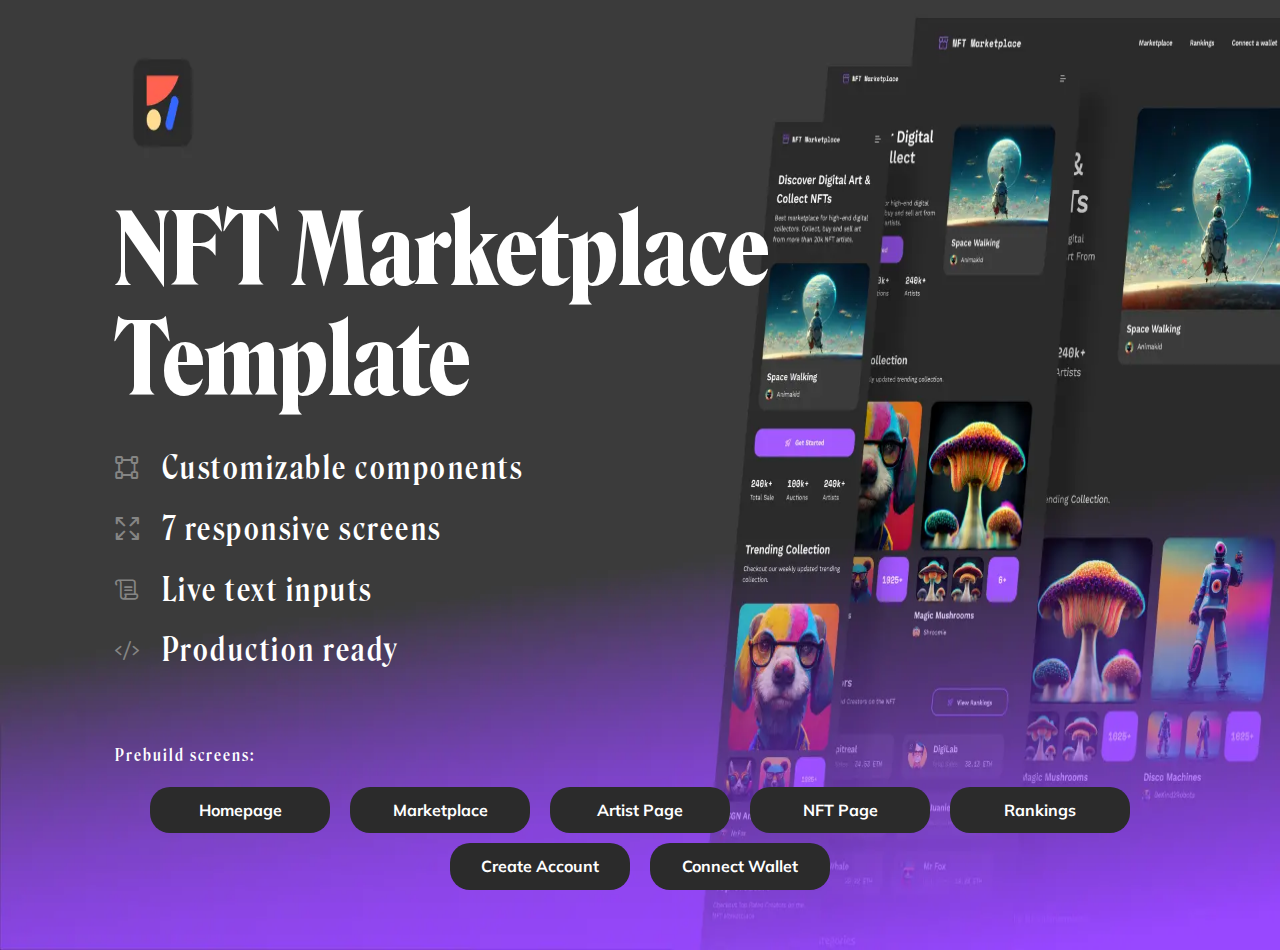
<file: index.html>
<!DOCTYPE html>
<html lang="en">

<head>
	<title>Layout «nft-marketplace»</title>
	<meta charset="UTF-8">
	<meta name="format-detection" content="telephone=no">
	<!-- <style>body{opacity: 0;}</style> -->
	<link rel="stylesheet" href="css/style.min.css?_v=20230202151829">
	<link rel="shortcut icon" href="favicon.ico">
	<!-- <meta name="robots" content="noindex, nofollow"> -->
	<meta name="viewport" content="width=device-width, initial-scale=1.0">
</head>

<body>
	<div class="wrapper">
		<main class="main">
			<section class="main__bg bg-main">
				<div class="bg-main__container">
					<h1 class="bg-main__title">NFT Marketplace
						Template</h1>
					<div class="bg-main__block">
						<ul class="bg-main__list">
							<li class="bg-main__item _icon-boundingbox">Customizable components</li>
							<li class="bg-main__item _icon-arrowsout">7 responsive screens</li>
							<li class="bg-main__item _icon-scroll">Live text inputs</li>
							<li class="bg-main__item _icon-code">Production ready</li>
						</ul>
					</div>
					<div class="bg-main__content content-bg-main">
						<h3 class="content-bg-main__title">Prebuild screens:</h3>
						<ul class="content-bg-main__menu">
							<li class="content-bg-main__item"><a target="_blank" href="home.html" class="content-bg-main__link">Homepage</a>
							</li>
							<li class="content-bg-main__item"><a target="_blank" href="marketplace.html" class="content-bg-main__link">Marketplace</a>
							</li>
							<li class="content-bg-main__item"><a target="_blank" href="artist-page.html" class="content-bg-main__link">Artist
									Page</a>
							</li>
							<li class="content-bg-main__item"><a target="_blank" href="nft-page.html" class="content-bg-main__link">NFT
									Page</a></li>
							<li class="content-bg-main__item"><a target="_blank" href="rankings.html" class="content-bg-main__link">Rankings</a></li>
							<li class="content-bg-main__item"><a target="_blank" href="create-account.html" class="content-bg-main__link">Create Account</a>
							</li>
							<li class="content-bg-main__item"><a target="_blank" href="connect-wallet.html" class="content-bg-main__link">Connect Wallet</a>
							</li>
						</ul>
					</div>
				</div>
			</section>
		</main>
	</div>
	<script src="js/app.min.js?_v=20230202151829"></script>
</body>

</html>
</file>
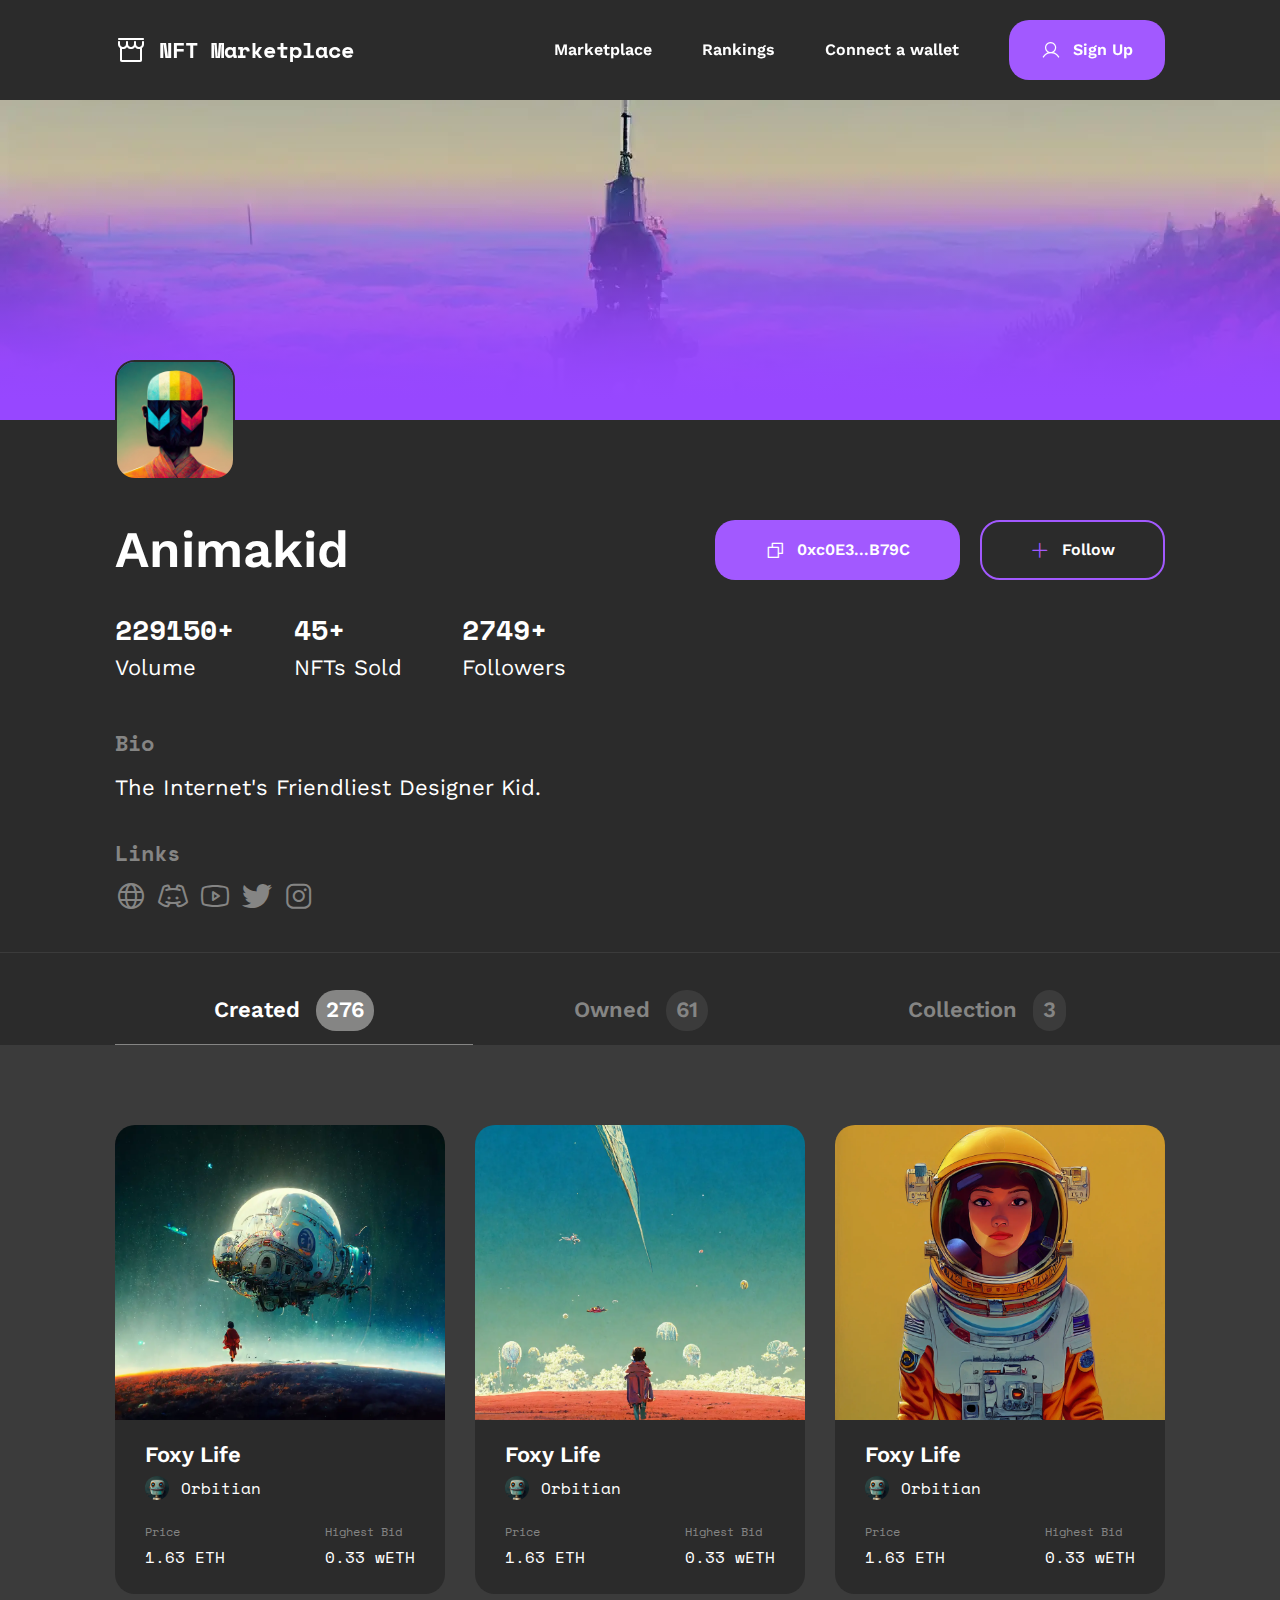
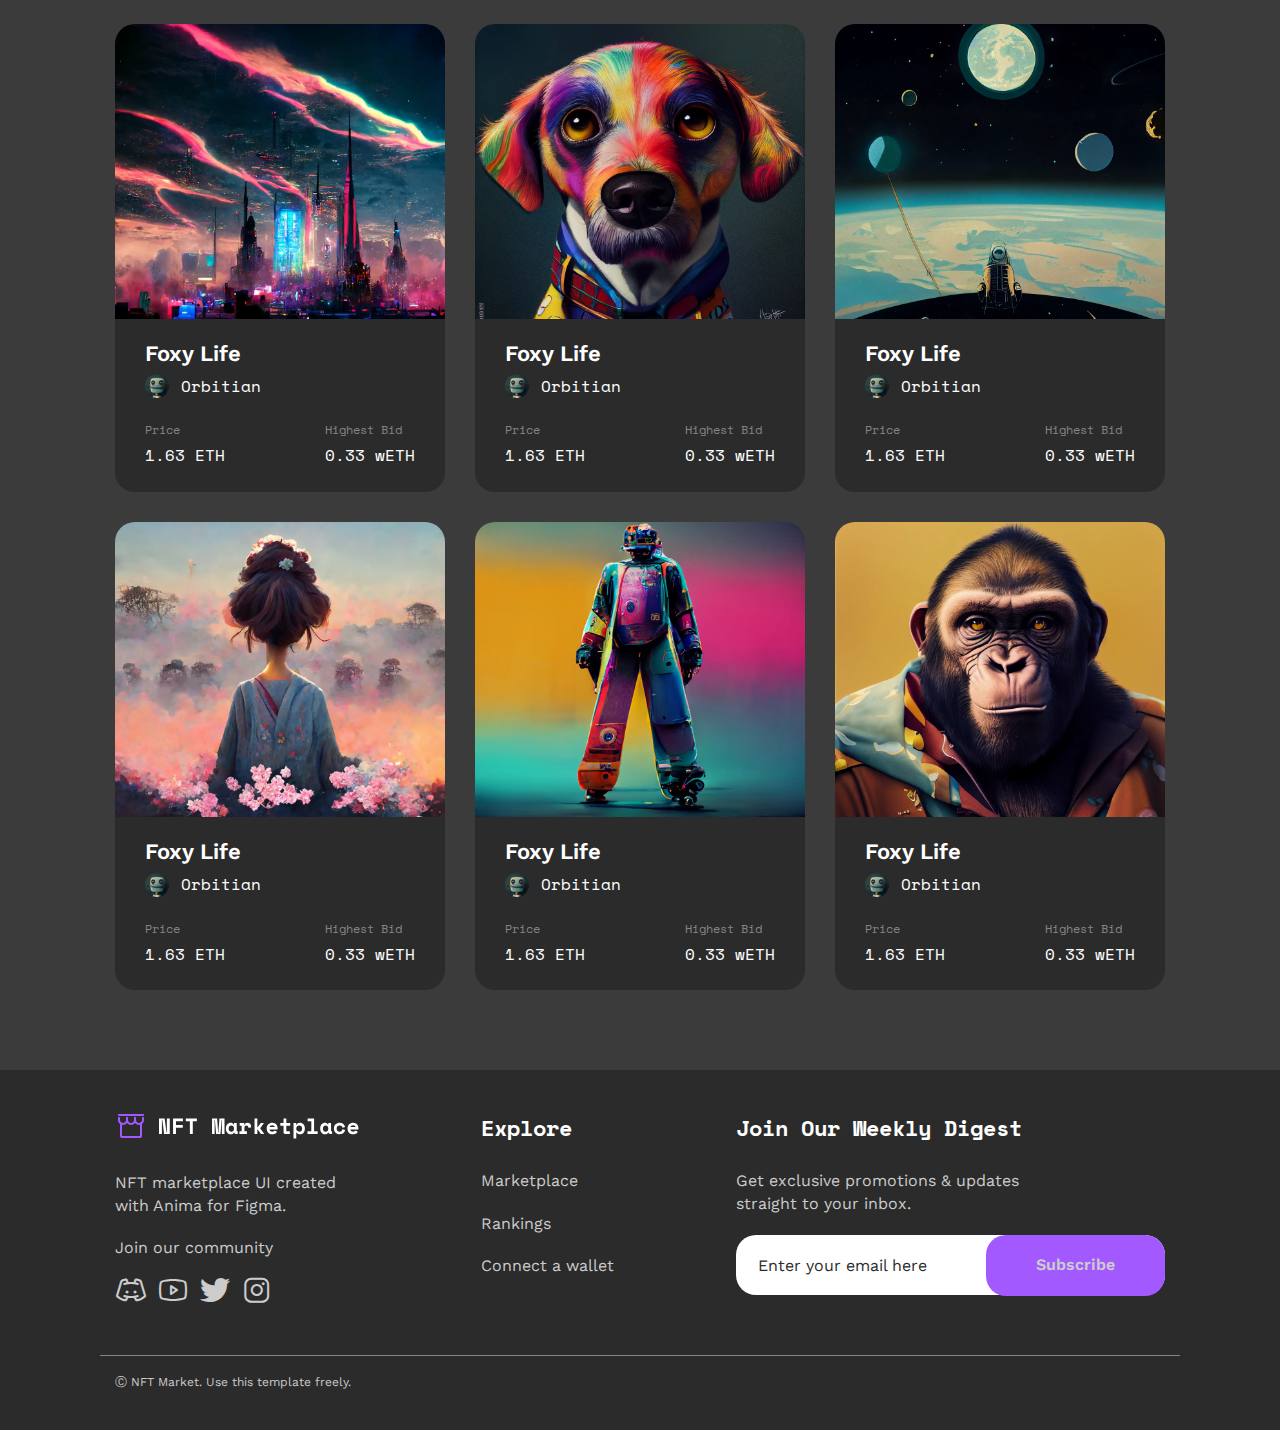
<file: artist-page.html>
<!DOCTYPE html>
<html lang="en">

<head>
	<title>Artist Page</title>
	<meta charset="UTF-8">
	<meta name="format-detection" content="telephone=no">
	<!-- <style>body{opacity: 0;}</style> -->
	<link rel="stylesheet" href="css/style.min.css?_v=20230202151829">
	<link rel="shortcut icon" href="favicon.ico">
	<!-- <meta name="robots" content="noindex, nofollow"> -->
	<meta name="viewport" content="width=device-width, initial-scale=1.0">
</head>

<body>
	<div class="wrapper">
		<header data-lp class="header">
			<div class="header__container">
				<div class="header__logo-block">
					<a href="home.html" class="header__logo _icon-storefront space-mono space-mono_title-five">NFT Marketplace</a>
				</div>
				<div class="header__menu menu">
					<nav class="menu__body">
						<ul class="menu__list">
							<li class="menu__item"><a href="marketplace.html" class="menu__link work-sans work-sans_base-body">Marketplace</a></li>
							<li class="menu__item"><a href="rankings.html" class="menu__link work-sans work-sans_base-body">Rankings</a></li>
							<li class="menu__item"><a href="connect-wallet.html" class="menu__link work-sans work-sans_base-body">Connect a wallet</a>
							</li>
						</ul>
					</nav>
				</div>
				<div class="header__active">
					<button data-da=".menu__body, 480" data-ripple type="button" class="header__button button button_standard _icon-user">Sign Up</button>
					<button type="button" class="icon-menu"><span></span></button>
				</div>
			</div>
		</header>
		<main class="artist-page">
			<div class="artist-page__bg bg-artist-page">
				<div class="bg-artist-page__image"></div>
				<div class="bg-artist-page__container">
					<a href="#" class="bg-artist-page__avatars-ibg"><picture><source srcset="img/avatars/avatar-placeholder-14.webp" type="image/webp"><img src="img/avatars/avatar-placeholder-14.png" alt="avatar placeholder"></picture></a>
				</div>
			</div>
			<section class="artist-page__user user-section">
				<div class="user-section__container">
					<div class="user-section__block block-user-section">
						<h1 class="block-user-section__title work-sans work-sans_title-two">Animakid</h1>
						<div class="block-user-section__active">
							<button data-button-copy-text id="myCopyText" class="block-user-section__copy button button_standard _icon-copy">0xc0E3...B79C<span data-copy-text>0xc0E3fdytftyrt65r5464gfdB79C</span></button>
							<button class="block-user-section__button button-border button-border_standard _icon-plus">Follow</button>
						</div>
					</div>
					<div data-watch class="user-section__contnet contnet-user-section">
						<div class="contnet-user-section__volumes">
							<div data-digits-counter class="contnet-user-section__number space-mono space-mono_title-null">
								250000</div>
							<p class="contnet-user-section__text work-sans work-sans_title">Volume</p>
						</div>
						<div class="contnet-user-section__sales">
							<div data-digits-counter class="contnet-user-section__number space-mono space-mono_title-null">50
							</div>
							<p class="contnet-user-section__text work-sans work-sans_title">NFTs Sold</p>
						</div>
						<div class="contnet-user-section__followers">
							<div data-digits-counter class="contnet-user-section__number space-mono space-mono_title-null">
								3000</div>
							<p class="contnet-user-section__text work-sans work-sans_title">Followers</p>
						</div>
					</div>
					<div class="user-section__bio bio-user-section">
						<h3 class="bio-user-section__title space-mono space-mono_title-five">Bio</h3>
						<p class="bio-user-section__text work-sans work-sans_title">The internet's friendliest designer kid.
						</p>
					</div>
					<div class="user-section__links links-user-section">
						<h3 class="links-user-section__title space-mono space-mono_title-five">Links</h3>
						<ul class="links-user-section__list">
							<li class="links-user-section__item"><a href="#" class="links-user-section__link _icon-globe"></a>
							</li>
							<li class="links-user-section__item"><a href="#" class="links-user-section__link _icon-s-discord-logo"></a></li>
							<li class="links-user-section__item"><a href="#" class="links-user-section__link _icon-s-youtube-logo"></a></li>
							<li class="links-user-section__item"><a href="#" class="links-user-section__link _icon-s-twitter"></a></li>
							<li class="links-user-section__item"><a href="#" class="links-user-section__link _icon-s-instagram-logo"></a></li>
						</ul>
					</div>
				</div>
			</section>
			<section class="artist-page__menu menu-artist-page">
				<div data-tabs class="menu-artist-page__tabs">
					<div class="menu-artist-page__container">
						<nav data-watch data-tabs-titles class="menu-artist-page__navigation">
							<button type="button" class="menu-artist-page__title work-sans work-sans_title-five _tab-active">Created<span data-digits-counter>302</span></button>
							<button type="button" class="menu-artist-page__title work-sans work-sans_title-five">owned<span data-digits-counter>67</span></button>
							<button type="button" class="menu-artist-page__title work-sans work-sans_title-five">Collection<span data-digits-counter>4</span></button>
						</nav>
					</div>
					<div data-tabs-body class="menu-artist-page__content">
						<div class="menu-artist-page__body body-menu-artist-page">
							<div class="body-menu-artist-page__container">
								<div class="body-menu-artist-page__content">
									<article class="body-menu-artist-page__item item-collection">
										<div data-gallery class="item-collection__image-block">
											<a href="img/menu-artist-page/image-1.png" class="item-collection__image-ibg"><picture><source srcset="img/menu-artist-page/image-1.webp" type="image/webp"><img src="img/menu-artist-page/image-1.png" alt="image"></picture></a>
										</div>
										<div class="item-collection__content-two">
											<h3 class="item-collection__headline work-sans work-sans_title-five">Foxy Life
											</h3>
											<a href="#" class="item-collection__avatars">
												<div class="item-collection__avatar-ibg"><picture><source srcset="img/avatars/avatar-placeholder-9.webp" type="image/webp"><img src="img/avatars/avatar-placeholder-9.png" alt="avatar"></picture></div>
												<p class="item-collection__text-avatar space-mono space-mono_base-body">
													Orbitian</p>
											</a>
											<div class="item-collection__price price-collection">
												<div class="price-collection__left">
													<h4 class="price-collection__headline space-mono">Price</h4>
													<p class="price-collection__number space-mono space-mono_base-body">
														1.63 ETH</p>
												</div>
												<div class="price-collection__right">
													<h4 class="price-collection__headline space-mono">Highest Bid</h4>
													<p class="price-collection__number space-mono space-mono_base-body">
														0.33 wETH</p>
												</div>
											</div>
										</div>
									</article>
									<article class="body-menu-artist-page__item item-collection">
										<div data-gallery class="item-collection__image-block">
											<a href="img/menu-artist-page/image-2.png" class="item-collection__image-ibg"><picture><source srcset="img/menu-artist-page/image-2.webp" type="image/webp"><img src="img/menu-artist-page/image-2.png" alt="image"></picture></a>
										</div>
										<div class="item-collection__content-two">
											<h3 class="item-collection__headline work-sans work-sans_title-five">Foxy Life
											</h3>
											<a href="#" class="item-collection__avatars">
												<div class="item-collection__avatar-ibg"><picture><source srcset="img/avatars/avatar-placeholder-9.webp" type="image/webp"><img src="img/avatars/avatar-placeholder-9.png" alt="avatar"></picture></div>
												<p class="item-collection__text-avatar space-mono space-mono_base-body">
													Orbitian</p>
											</a>
											<div class="item-collection__price price-collection">
												<div class="price-collection__left">
													<h4 class="price-collection__headline space-mono">Price</h4>
													<p class="price-collection__number space-mono space-mono_base-body">
														1.63 ETH</p>
												</div>
												<div class="price-collection__right">
													<h4 class="price-collection__headline space-mono">Highest Bid</h4>
													<p class="price-collection__number space-mono space-mono_base-body">
														0.33 wETH</p>
												</div>
											</div>
										</div>
									</article>
									<article class="body-menu-artist-page__item item-collection">
										<div data-gallery class="item-collection__image-block">
											<a href="img/menu-artist-page/image-3.png" class="item-collection__image-ibg"><picture><source srcset="img/menu-artist-page/image-3.webp" type="image/webp"><img src="img/menu-artist-page/image-3.png" alt="image"></picture></a>
										</div>
										<div class="item-collection__content-two">
											<h3 class="item-collection__headline work-sans work-sans_title-five">Foxy Life
											</h3>
											<a href="#" class="item-collection__avatars">
												<div class="item-collection__avatar-ibg"><picture><source srcset="img/avatars/avatar-placeholder-9.webp" type="image/webp"><img src="img/avatars/avatar-placeholder-9.png" alt="avatar"></picture></div>
												<p class="item-collection__text-avatar space-mono space-mono_base-body">
													Orbitian</p>
											</a>
											<div class="item-collection__price price-collection">
												<div class="price-collection__left">
													<h4 class="price-collection__headline space-mono">Price</h4>
													<p class="price-collection__number space-mono space-mono_base-body">
														1.63 ETH</p>
												</div>
												<div class="price-collection__right">
													<h4 class="price-collection__headline space-mono">Highest Bid</h4>
													<p class="price-collection__number space-mono space-mono_base-body">
														0.33 wETH</p>
												</div>
											</div>
										</div>
									</article>
									<article class="body-menu-artist-page__item item-collection">
										<div data-gallery class="item-collection__image-block">
											<a href="img/menu-artist-page/image-4.png" class="item-collection__image-ibg"><picture><source srcset="img/menu-artist-page/image-4.webp" type="image/webp"><img src="img/menu-artist-page/image-4.png" alt="image"></picture></a>
										</div>
										<div class="item-collection__content-two">
											<h3 class="item-collection__headline work-sans work-sans_title-five">Foxy Life
											</h3>
											<a href="#" class="item-collection__avatars">
												<div class="item-collection__avatar-ibg"><picture><source srcset="img/avatars/avatar-placeholder-9.webp" type="image/webp"><img src="img/avatars/avatar-placeholder-9.png" alt="avatar"></picture></div>
												<p class="item-collection__text-avatar space-mono space-mono_base-body">
													Orbitian</p>
											</a>
											<div class="item-collection__price price-collection">
												<div class="price-collection__left">
													<h4 class="price-collection__headline space-mono">Price</h4>
													<p class="price-collection__number space-mono space-mono_base-body">
														1.63 ETH</p>
												</div>
												<div class="price-collection__right">
													<h4 class="price-collection__headline space-mono">Highest Bid</h4>
													<p class="price-collection__number space-mono space-mono_base-body">
														0.33 wETH</p>
												</div>
											</div>
										</div>
									</article>
									<article class="body-menu-artist-page__item item-collection">
										<div data-gallery class="item-collection__image-block">
											<a href="img/menu-artist-page/image-5.png" class="item-collection__image-ibg"><picture><source srcset="img/menu-artist-page/image-5.webp" type="image/webp"><img src="img/menu-artist-page/image-5.png" alt="image"></picture></a>
										</div>
										<div class="item-collection__content-two">
											<h3 class="item-collection__headline work-sans work-sans_title-five">Foxy Life
											</h3>
											<a href="#" class="item-collection__avatars">
												<div class="item-collection__avatar-ibg"><picture><source srcset="img/avatars/avatar-placeholder-9.webp" type="image/webp"><img src="img/avatars/avatar-placeholder-9.png" alt="avatar"></picture></div>
												<p class="item-collection__text-avatar space-mono space-mono_base-body">
													Orbitian</p>
											</a>
											<div class="item-collection__price price-collection">
												<div class="price-collection__left">
													<h4 class="price-collection__headline space-mono">Price</h4>
													<p class="price-collection__number space-mono space-mono_base-body">
														1.63 ETH</p>
												</div>
												<div class="price-collection__right">
													<h4 class="price-collection__headline space-mono">Highest Bid</h4>
													<p class="price-collection__number space-mono space-mono_base-body">
														0.33 wETH</p>
												</div>
											</div>
										</div>
									</article>
									<article class="body-menu-artist-page__item item-collection">
										<div data-gallery class="item-collection__image-block">
											<a href="img/menu-artist-page/image-6.png" class="item-collection__image-ibg"><picture><source srcset="img/menu-artist-page/image-6.webp" type="image/webp"><img src="img/menu-artist-page/image-6.png" alt="image"></picture></a>
										</div>
										<div class="item-collection__content-two">
											<h3 class="item-collection__headline work-sans work-sans_title-five">Foxy Life
											</h3>
											<a href="#" class="item-collection__avatars">
												<div class="item-collection__avatar-ibg"><picture><source srcset="img/avatars/avatar-placeholder-9.webp" type="image/webp"><img src="img/avatars/avatar-placeholder-9.png" alt="avatar"></picture></div>
												<p class="item-collection__text-avatar space-mono space-mono_base-body">
													Orbitian</p>
											</a>
											<div class="item-collection__price price-collection">
												<div class="price-collection__left">
													<h4 class="price-collection__headline space-mono">Price</h4>
													<p class="price-collection__number space-mono space-mono_base-body">
														1.63 ETH</p>
												</div>
												<div class="price-collection__right">
													<h4 class="price-collection__headline space-mono">Highest Bid</h4>
													<p class="price-collection__number space-mono space-mono_base-body">
														0.33 wETH</p>
												</div>
											</div>
										</div>
									</article>
									<article class="body-menu-artist-page__item item-collection">
										<div data-gallery class="item-collection__image-block">
											<a href="img/menu-artist-page/image-7.png" class="item-collection__image-ibg"><picture><source srcset="img/menu-artist-page/image-7.webp" type="image/webp"><img src="img/menu-artist-page/image-7.png" alt="image"></picture></a>
										</div>
										<div class="item-collection__content-two">
											<h3 class="item-collection__headline work-sans work-sans_title-five">Foxy Life
											</h3>
											<a href="#" class="item-collection__avatars">
												<div class="item-collection__avatar-ibg"><picture><source srcset="img/avatars/avatar-placeholder-9.webp" type="image/webp"><img src="img/avatars/avatar-placeholder-9.png" alt="avatar"></picture></div>
												<p class="item-collection__text-avatar space-mono space-mono_base-body">
													Orbitian</p>
											</a>
											<div class="item-collection__price price-collection">
												<div class="price-collection__left">
													<h4 class="price-collection__headline space-mono">Price</h4>
													<p class="price-collection__number space-mono space-mono_base-body">
														1.63 ETH</p>
												</div>
												<div class="price-collection__right">
													<h4 class="price-collection__headline space-mono">Highest Bid</h4>
													<p class="price-collection__number space-mono space-mono_base-body">
														0.33 wETH</p>
												</div>
											</div>
										</div>
									</article>
									<article class="body-menu-artist-page__item item-collection">
										<div data-gallery class="item-collection__image-block">
											<a href="img/menu-artist-page/image-8.png" class="item-collection__image-ibg"><picture><source srcset="img/menu-artist-page/image-8.webp" type="image/webp"><img src="img/menu-artist-page/image-8.png" alt="image"></picture></a>
										</div>
										<div class="item-collection__content-two">
											<h3 class="item-collection__headline work-sans work-sans_title-five">Foxy Life
											</h3>
											<a href="#" class="item-collection__avatars">
												<div class="item-collection__avatar-ibg"><picture><source srcset="img/avatars/avatar-placeholder-9.webp" type="image/webp"><img src="img/avatars/avatar-placeholder-9.png" alt="avatar"></picture></div>
												<p class="item-collection__text-avatar space-mono space-mono_base-body">
													Orbitian</p>
											</a>
											<div class="item-collection__price price-collection">
												<div class="price-collection__left">
													<h4 class="price-collection__headline space-mono">Price</h4>
													<p class="price-collection__number space-mono space-mono_base-body">
														1.63 ETH</p>
												</div>
												<div class="price-collection__right">
													<h4 class="price-collection__headline space-mono">Highest Bid</h4>
													<p class="price-collection__number space-mono space-mono_base-body">
														0.33 wETH</p>
												</div>
											</div>
										</div>
									</article>
									<article class="body-menu-artist-page__item item-collection">
										<div data-gallery class="item-collection__image-block">
											<a href="img/menu-artist-page/image-9.png" class="item-collection__image-ibg"><picture><source srcset="img/menu-artist-page/image-9.webp" type="image/webp"><img src="img/menu-artist-page/image-9.png" alt="image"></picture></a>
										</div>
										<div class="item-collection__content-two">
											<h3 class="item-collection__headline work-sans work-sans_title-five">Foxy Life
											</h3>
											<a href="#" class="item-collection__avatars">
												<div class="item-collection__avatar-ibg"><picture><source srcset="img/avatars/avatar-placeholder-9.webp" type="image/webp"><img src="img/avatars/avatar-placeholder-9.png" alt="avatar"></picture></div>
												<p class="item-collection__text-avatar space-mono space-mono_base-body">
													Orbitian</p>
											</a>
											<div class="item-collection__price price-collection">
												<div class="price-collection__left">
													<h4 class="price-collection__headline space-mono">Price</h4>
													<p class="price-collection__number space-mono space-mono_base-body">
														1.63 ETH</p>
												</div>
												<div class="price-collection__right">
													<h4 class="price-collection__headline space-mono">Highest Bid</h4>
													<p class="price-collection__number space-mono space-mono_base-body">
														0.33 wETH</p>
												</div>
											</div>
										</div>
									</article>
								</div>
							</div>
						</div>
						<div class="menu-artist-page__body body-menu-artist-page">
							<div class="body-menu-artist-page__container">
								<div class="body-menu-artist-page__content">
									<article class="body-menu-artist-page__item item-collection">
										<div data-gallery class="item-collection__image-block">
											<a href="img/menu-artist-page/image-2.png" class="item-collection__image-ibg"><picture><source srcset="img/menu-artist-page/image-2.webp" type="image/webp"><img src="img/menu-artist-page/image-2.png" alt="image"></picture></a>
										</div>
										<div class="item-collection__content-two">
											<h3 class="item-collection__headline work-sans work-sans_title-five">Foxy Life
											</h3>
											<a href="#" class="item-collection__avatars">
												<div class="item-collection__avatar-ibg"><picture><source srcset="img/avatars/avatar-placeholder-9.webp" type="image/webp"><img src="img/avatars/avatar-placeholder-9.png" alt="avatar"></picture></div>
												<p class="item-collection__text-avatar space-mono space-mono_base-body">
													Orbitian</p>
											</a>
											<div class="item-collection__price price-collection">
												<div class="price-collection__left">
													<h4 class="price-collection__headline space-mono">Price</h4>
													<p class="price-collection__number space-mono space-mono_base-body">
														1.63 ETH</p>
												</div>
												<div class="price-collection__right">
													<h4 class="price-collection__headline space-mono">Highest Bid</h4>
													<p class="price-collection__number space-mono space-mono_base-body">
														0.33 wETH</p>
												</div>
											</div>
										</div>
									</article>
									<article class="body-menu-artist-page__item item-collection">
										<div data-gallery class="item-collection__image-block">
											<a href="img/menu-artist-page/image-2.png" class="item-collection__image-ibg"><picture><source srcset="img/menu-artist-page/image-2.webp" type="image/webp"><img src="img/menu-artist-page/image-2.png" alt="image"></picture></a>
										</div>
										<div class="item-collection__content-two">
											<h3 class="item-collection__headline work-sans work-sans_title-five">Foxy Life
											</h3>
											<a href="#" class="item-collection__avatars">
												<div class="item-collection__avatar-ibg"><picture><source srcset="img/avatars/avatar-placeholder-9.webp" type="image/webp"><img src="img/avatars/avatar-placeholder-9.png" alt="avatar"></picture></div>
												<p class="item-collection__text-avatar space-mono space-mono_base-body">
													Orbitian</p>
											</a>
											<div class="item-collection__price price-collection">
												<div class="price-collection__left">
													<h4 class="price-collection__headline space-mono">Price</h4>
													<p class="price-collection__number space-mono space-mono_base-body">
														1.63 ETH</p>
												</div>
												<div class="price-collection__right">
													<h4 class="price-collection__headline space-mono">Highest Bid</h4>
													<p class="price-collection__number space-mono space-mono_base-body">
														0.33 wETH</p>
												</div>
											</div>
										</div>
									</article>
									<article class="body-menu-artist-page__item item-collection">
										<div data-gallery class="item-collection__image-block">
											<a href="img/menu-artist-page/image-3.png" class="item-collection__image-ibg"><picture><source srcset="img/menu-artist-page/image-3.webp" type="image/webp"><img src="img/menu-artist-page/image-3.png" alt="image"></picture></a>
										</div>
										<div class="item-collection__content-two">
											<h3 class="item-collection__headline work-sans work-sans_title-five">Foxy Life
											</h3>
											<a href="#" class="item-collection__avatars">
												<div class="item-collection__avatar-ibg"><picture><source srcset="img/avatars/avatar-placeholder-9.webp" type="image/webp"><img src="img/avatars/avatar-placeholder-9.png" alt="avatar"></picture></div>
												<p class="item-collection__text-avatar space-mono space-mono_base-body">
													Orbitian</p>
											</a>
											<div class="item-collection__price price-collection">
												<div class="price-collection__left">
													<h4 class="price-collection__headline space-mono">Price</h4>
													<p class="price-collection__number space-mono space-mono_base-body">
														1.63 ETH</p>
												</div>
												<div class="price-collection__right">
													<h4 class="price-collection__headline space-mono">Highest Bid</h4>
													<p class="price-collection__number space-mono space-mono_base-body">
														0.33 wETH</p>
												</div>
											</div>
										</div>
									</article>
									<article class="body-menu-artist-page__item item-collection">
										<div data-gallery class="item-collection__image-block">
											<a href="img/menu-artist-page/image-4.png" class="item-collection__image-ibg"><picture><source srcset="img/menu-artist-page/image-4.webp" type="image/webp"><img src="img/menu-artist-page/image-4.png" alt="image"></picture></a>
										</div>
										<div class="item-collection__content-two">
											<h3 class="item-collection__headline work-sans work-sans_title-five">Foxy Life
											</h3>
											<a href="#" class="item-collection__avatars">
												<div class="item-collection__avatar-ibg"><picture><source srcset="img/avatars/avatar-placeholder-9.webp" type="image/webp"><img src="img/avatars/avatar-placeholder-9.png" alt="avatar"></picture></div>
												<p class="item-collection__text-avatar space-mono space-mono_base-body">
													Orbitian</p>
											</a>
											<div class="item-collection__price price-collection">
												<div class="price-collection__left">
													<h4 class="price-collection__headline space-mono">Price</h4>
													<p class="price-collection__number space-mono space-mono_base-body">
														1.63 ETH</p>
												</div>
												<div class="price-collection__right">
													<h4 class="price-collection__headline space-mono">Highest Bid</h4>
													<p class="price-collection__number space-mono space-mono_base-body">
														0.33 wETH</p>
												</div>
											</div>
										</div>
									</article>
									<article class="body-menu-artist-page__item item-collection">
										<div data-gallery class="item-collection__image-block">
											<a href="img/menu-artist-page/image-5.png" class="item-collection__image-ibg"><picture><source srcset="img/menu-artist-page/image-5.webp" type="image/webp"><img src="img/menu-artist-page/image-5.png" alt="image"></picture></a>
										</div>
										<div class="item-collection__content-two">
											<h3 class="item-collection__headline work-sans work-sans_title-five">Foxy Life
											</h3>
											<a href="#" class="item-collection__avatars">
												<div class="item-collection__avatar-ibg"><picture><source srcset="img/avatars/avatar-placeholder-9.webp" type="image/webp"><img src="img/avatars/avatar-placeholder-9.png" alt="avatar"></picture></div>
												<p class="item-collection__text-avatar space-mono space-mono_base-body">
													Orbitian</p>
											</a>
											<div class="item-collection__price price-collection">
												<div class="price-collection__left">
													<h4 class="price-collection__headline space-mono">Price</h4>
													<p class="price-collection__number space-mono space-mono_base-body">
														1.63 ETH</p>
												</div>
												<div class="price-collection__right">
													<h4 class="price-collection__headline space-mono">Highest Bid</h4>
													<p class="price-collection__number space-mono space-mono_base-body">
														0.33 wETH</p>
												</div>
											</div>
										</div>
									</article>
									<article class="body-menu-artist-page__item item-collection">
										<div data-gallery class="item-collection__image-block">
											<a href="img/menu-artist-page/image-6.png" class="item-collection__image-ibg"><picture><source srcset="img/menu-artist-page/image-6.webp" type="image/webp"><img src="img/menu-artist-page/image-6.png" alt="image"></picture></a>
										</div>
										<div class="item-collection__content-two">
											<h3 class="item-collection__headline work-sans work-sans_title-five">Foxy Life
											</h3>
											<a href="#" class="item-collection__avatars">
												<div class="item-collection__avatar-ibg"><picture><source srcset="img/avatars/avatar-placeholder-9.webp" type="image/webp"><img src="img/avatars/avatar-placeholder-9.png" alt="avatar"></picture></div>
												<p class="item-collection__text-avatar space-mono space-mono_base-body">
													Orbitian</p>
											</a>
											<div class="item-collection__price price-collection">
												<div class="price-collection__left">
													<h4 class="price-collection__headline space-mono">Price</h4>
													<p class="price-collection__number space-mono space-mono_base-body">
														1.63 ETH</p>
												</div>
												<div class="price-collection__right">
													<h4 class="price-collection__headline space-mono">Highest Bid</h4>
													<p class="price-collection__number space-mono space-mono_base-body">
														0.33 wETH</p>
												</div>
											</div>
										</div>
									</article>
									<article class="body-menu-artist-page__item item-collection">
										<div data-gallery class="item-collection__image-block">
											<a href="img/menu-artist-page/image-7.png" class="item-collection__image-ibg"><picture><source srcset="img/menu-artist-page/image-7.webp" type="image/webp"><img src="img/menu-artist-page/image-7.png" alt="image"></picture></a>
										</div>
										<div class="item-collection__content-two">
											<h3 class="item-collection__headline work-sans work-sans_title-five">Foxy Life
											</h3>
											<a href="#" class="item-collection__avatars">
												<div class="item-collection__avatar-ibg"><picture><source srcset="img/avatars/avatar-placeholder-9.webp" type="image/webp"><img src="img/avatars/avatar-placeholder-9.png" alt="avatar"></picture></div>
												<p class="item-collection__text-avatar space-mono space-mono_base-body">
													Orbitian</p>
											</a>
											<div class="item-collection__price price-collection">
												<div class="price-collection__left">
													<h4 class="price-collection__headline space-mono">Price</h4>
													<p class="price-collection__number space-mono space-mono_base-body">
														1.63 ETH</p>
												</div>
												<div class="price-collection__right">
													<h4 class="price-collection__headline space-mono">Highest Bid</h4>
													<p class="price-collection__number space-mono space-mono_base-body">
														0.33 wETH</p>
												</div>
											</div>
										</div>
									</article>
									<article class="body-menu-artist-page__item item-collection">
										<div data-gallery class="item-collection__image-block">
											<a href="img/menu-artist-page/image-8.png" class="item-collection__image-ibg"><picture><source srcset="img/menu-artist-page/image-8.webp" type="image/webp"><img src="img/menu-artist-page/image-8.png" alt="image"></picture></a>
										</div>
										<div class="item-collection__content-two">
											<h3 class="item-collection__headline work-sans work-sans_title-five">Foxy Life
											</h3>
											<a href="#" class="item-collection__avatars">
												<div class="item-collection__avatar-ibg"><picture><source srcset="img/avatars/avatar-placeholder-9.webp" type="image/webp"><img src="img/avatars/avatar-placeholder-9.png" alt="avatar"></picture></div>
												<p class="item-collection__text-avatar space-mono space-mono_base-body">
													Orbitian</p>
											</a>
											<div class="item-collection__price price-collection">
												<div class="price-collection__left">
													<h4 class="price-collection__headline space-mono">Price</h4>
													<p class="price-collection__number space-mono space-mono_base-body">
														1.63 ETH</p>
												</div>
												<div class="price-collection__right">
													<h4 class="price-collection__headline space-mono">Highest Bid</h4>
													<p class="price-collection__number space-mono space-mono_base-body">
														0.33 wETH</p>
												</div>
											</div>
										</div>
									</article>
									<article class="body-menu-artist-page__item item-collection">
										<div data-gallery class="item-collection__image-block">
											<a href="img/menu-artist-page/image-9.png" class="item-collection__image-ibg"><picture><source srcset="img/menu-artist-page/image-9.webp" type="image/webp"><img src="img/menu-artist-page/image-9.png" alt="image"></picture></a>
										</div>
										<div class="item-collection__content-two">
											<h3 class="item-collection__headline work-sans work-sans_title-five">Foxy Life
											</h3>
											<a href="#" class="item-collection__avatars">
												<div class="item-collection__avatar-ibg"><picture><source srcset="img/avatars/avatar-placeholder-9.webp" type="image/webp"><img src="img/avatars/avatar-placeholder-9.png" alt="avatar"></picture></div>
												<p class="item-collection__text-avatar space-mono space-mono_base-body">
													Orbitian</p>
											</a>
											<div class="item-collection__price price-collection">
												<div class="price-collection__left">
													<h4 class="price-collection__headline space-mono">Price</h4>
													<p class="price-collection__number space-mono space-mono_base-body">
														1.63 ETH</p>
												</div>
												<div class="price-collection__right">
													<h4 class="price-collection__headline space-mono">Highest Bid</h4>
													<p class="price-collection__number space-mono space-mono_base-body">
														0.33 wETH</p>
												</div>
											</div>
										</div>
									</article>
								</div>
							</div>
						</div>
						<div class="menu-artist-page__body body-menu-artist-page">
							<div class="body-menu-artist-page__container">
								<div class="body-menu-artist-page__content">
									<article class="body-menu-artist-page__item item-collection">
										<div data-gallery class="item-collection__image-block">
											<a href="img/menu-artist-page/image-3.png" class="item-collection__image-ibg"><picture><source srcset="img/menu-artist-page/image-3.webp" type="image/webp"><img src="img/menu-artist-page/image-3.png" alt="image"></picture></a>
										</div>
										<div class="item-collection__content-two">
											<h3 class="item-collection__headline work-sans work-sans_title-five">Foxy Life
											</h3>
											<a href="#" class="item-collection__avatars">
												<div class="item-collection__avatar-ibg"><picture><source srcset="img/avatars/avatar-placeholder-9.webp" type="image/webp"><img src="img/avatars/avatar-placeholder-9.png" alt="avatar"></picture></div>
												<p class="item-collection__text-avatar space-mono space-mono_base-body">
													Orbitian</p>
											</a>
											<div class="item-collection__price price-collection">
												<div class="price-collection__left">
													<h4 class="price-collection__headline space-mono">Price</h4>
													<p class="price-collection__number space-mono space-mono_base-body">
														1.63 ETH</p>
												</div>
												<div class="price-collection__right">
													<h4 class="price-collection__headline space-mono">Highest Bid</h4>
													<p class="price-collection__number space-mono space-mono_base-body">
														0.33 wETH</p>
												</div>
											</div>
										</div>
									</article>
									<article class="body-menu-artist-page__item item-collection">
										<div data-gallery class="item-collection__image-block">
											<a href="img/menu-artist-page/image-2.png" class="item-collection__image-ibg"><picture><source srcset="img/menu-artist-page/image-2.webp" type="image/webp"><img src="img/menu-artist-page/image-2.png" alt="image"></picture></a>
										</div>
										<div class="item-collection__content-two">
											<h3 class="item-collection__headline work-sans work-sans_title-five">Foxy Life
											</h3>
											<a href="#" class="item-collection__avatars">
												<div class="item-collection__avatar-ibg"><picture><source srcset="img/avatars/avatar-placeholder-9.webp" type="image/webp"><img src="img/avatars/avatar-placeholder-9.png" alt="avatar"></picture></div>
												<p class="item-collection__text-avatar space-mono space-mono_base-body">
													Orbitian</p>
											</a>
											<div class="item-collection__price price-collection">
												<div class="price-collection__left">
													<h4 class="price-collection__headline space-mono">Price</h4>
													<p class="price-collection__number space-mono space-mono_base-body">
														1.63 ETH</p>
												</div>
												<div class="price-collection__right">
													<h4 class="price-collection__headline space-mono">Highest Bid</h4>
													<p class="price-collection__number space-mono space-mono_base-body">
														0.33 wETH</p>
												</div>
											</div>
										</div>
									</article>
									<article class="body-menu-artist-page__item item-collection">
										<div data-gallery class="item-collection__image-block">
											<a href="img/menu-artist-page/image-3.png" class="item-collection__image-ibg"><picture><source srcset="img/menu-artist-page/image-3.webp" type="image/webp"><img src="img/menu-artist-page/image-3.png" alt="image"></picture></a>
										</div>
										<div class="item-collection__content-two">
											<h3 class="item-collection__headline work-sans work-sans_title-five">Foxy Life
											</h3>
											<a href="#" class="item-collection__avatars">
												<div class="item-collection__avatar-ibg"><picture><source srcset="img/avatars/avatar-placeholder-9.webp" type="image/webp"><img src="img/avatars/avatar-placeholder-9.png" alt="avatar"></picture></div>
												<p class="item-collection__text-avatar space-mono space-mono_base-body">
													Orbitian</p>
											</a>
											<div class="item-collection__price price-collection">
												<div class="price-collection__left">
													<h4 class="price-collection__headline space-mono">Price</h4>
													<p class="price-collection__number space-mono space-mono_base-body">
														1.63 ETH</p>
												</div>
												<div class="price-collection__right">
													<h4 class="price-collection__headline space-mono">Highest Bid</h4>
													<p class="price-collection__number space-mono space-mono_base-body">
														0.33 wETH</p>
												</div>
											</div>
										</div>
									</article>
									<article class="body-menu-artist-page__item item-collection">
										<div data-gallery class="item-collection__image-block">
											<a href="img/menu-artist-page/image-4.png" class="item-collection__image-ibg"><picture><source srcset="img/menu-artist-page/image-4.webp" type="image/webp"><img src="img/menu-artist-page/image-4.png" alt="image"></picture></a>
										</div>
										<div class="item-collection__content-two">
											<h3 class="item-collection__headline work-sans work-sans_title-five">Foxy Life
											</h3>
											<a href="#" class="item-collection__avatars">
												<div class="item-collection__avatar-ibg"><picture><source srcset="img/avatars/avatar-placeholder-9.webp" type="image/webp"><img src="img/avatars/avatar-placeholder-9.png" alt="avatar"></picture></div>
												<p class="item-collection__text-avatar space-mono space-mono_base-body">
													Orbitian</p>
											</a>
											<div class="item-collection__price price-collection">
												<div class="price-collection__left">
													<h4 class="price-collection__headline space-mono">Price</h4>
													<p class="price-collection__number space-mono space-mono_base-body">
														1.63 ETH</p>
												</div>
												<div class="price-collection__right">
													<h4 class="price-collection__headline space-mono">Highest Bid</h4>
													<p class="price-collection__number space-mono space-mono_base-body">
														0.33 wETH</p>
												</div>
											</div>
										</div>
									</article>
									<article class="body-menu-artist-page__item item-collection">
										<div data-gallery class="item-collection__image-block">
											<a href="img/menu-artist-page/image-5.png" class="item-collection__image-ibg"><picture><source srcset="img/menu-artist-page/image-5.webp" type="image/webp"><img src="img/menu-artist-page/image-5.png" alt="image"></picture></a>
										</div>
										<div class="item-collection__content-two">
											<h3 class="item-collection__headline work-sans work-sans_title-five">Foxy Life
											</h3>
											<a href="#" class="item-collection__avatars">
												<div class="item-collection__avatar-ibg"><picture><source srcset="img/avatars/avatar-placeholder-9.webp" type="image/webp"><img src="img/avatars/avatar-placeholder-9.png" alt="avatar"></picture></div>
												<p class="item-collection__text-avatar space-mono space-mono_base-body">
													Orbitian</p>
											</a>
											<div class="item-collection__price price-collection">
												<div class="price-collection__left">
													<h4 class="price-collection__headline space-mono">Price</h4>
													<p class="price-collection__number space-mono space-mono_base-body">
														1.63 ETH</p>
												</div>
												<div class="price-collection__right">
													<h4 class="price-collection__headline space-mono">Highest Bid</h4>
													<p class="price-collection__number space-mono space-mono_base-body">
														0.33 wETH</p>
												</div>
											</div>
										</div>
									</article>
									<article class="body-menu-artist-page__item item-collection">
										<div data-gallery class="item-collection__image-block">
											<a href="img/menu-artist-page/image-6.png" class="item-collection__image-ibg"><picture><source srcset="img/menu-artist-page/image-6.webp" type="image/webp"><img src="img/menu-artist-page/image-6.png" alt="image"></picture></a>
										</div>
										<div class="item-collection__content-two">
											<h3 class="item-collection__headline work-sans work-sans_title-five">Foxy Life
											</h3>
											<a href="#" class="item-collection__avatars">
												<div class="item-collection__avatar-ibg"><picture><source srcset="img/avatars/avatar-placeholder-9.webp" type="image/webp"><img src="img/avatars/avatar-placeholder-9.png" alt="avatar"></picture></div>
												<p class="item-collection__text-avatar space-mono space-mono_base-body">
													Orbitian</p>
											</a>
											<div class="item-collection__price price-collection">
												<div class="price-collection__left">
													<h4 class="price-collection__headline space-mono">Price</h4>
													<p class="price-collection__number space-mono space-mono_base-body">
														1.63 ETH</p>
												</div>
												<div class="price-collection__right">
													<h4 class="price-collection__headline space-mono">Highest Bid</h4>
													<p class="price-collection__number space-mono space-mono_base-body">
														0.33 wETH</p>
												</div>
											</div>
										</div>
									</article>
									<article class="body-menu-artist-page__item item-collection">
										<div data-gallery class="item-collection__image-block">
											<a href="img/menu-artist-page/image-7.png" class="item-collection__image-ibg"><picture><source srcset="img/menu-artist-page/image-7.webp" type="image/webp"><img src="img/menu-artist-page/image-7.png" alt="image"></picture></a>
										</div>
										<div class="item-collection__content-two">
											<h3 class="item-collection__headline work-sans work-sans_title-five">Foxy Life
											</h3>
											<a href="#" class="item-collection__avatars">
												<div class="item-collection__avatar-ibg"><picture><source srcset="img/avatars/avatar-placeholder-9.webp" type="image/webp"><img src="img/avatars/avatar-placeholder-9.png" alt="avatar"></picture></div>
												<p class="item-collection__text-avatar space-mono space-mono_base-body">
													Orbitian</p>
											</a>
											<div class="item-collection__price price-collection">
												<div class="price-collection__left">
													<h4 class="price-collection__headline space-mono">Price</h4>
													<p class="price-collection__number space-mono space-mono_base-body">
														1.63 ETH</p>
												</div>
												<div class="price-collection__right">
													<h4 class="price-collection__headline space-mono">Highest Bid</h4>
													<p class="price-collection__number space-mono space-mono_base-body">
														0.33 wETH</p>
												</div>
											</div>
										</div>
									</article>
									<article class="body-menu-artist-page__item item-collection">
										<div data-gallery class="item-collection__image-block">
											<a href="img/menu-artist-page/image-8.png" class="item-collection__image-ibg"><picture><source srcset="img/menu-artist-page/image-8.webp" type="image/webp"><img src="img/menu-artist-page/image-8.png" alt="image"></picture></a>
										</div>
										<div class="item-collection__content-two">
											<h3 class="item-collection__headline work-sans work-sans_title-five">Foxy Life
											</h3>
											<a href="#" class="item-collection__avatars">
												<div class="item-collection__avatar-ibg"><picture><source srcset="img/avatars/avatar-placeholder-9.webp" type="image/webp"><img src="img/avatars/avatar-placeholder-9.png" alt="avatar"></picture></div>
												<p class="item-collection__text-avatar space-mono space-mono_base-body">
													Orbitian</p>
											</a>
											<div class="item-collection__price price-collection">
												<div class="price-collection__left">
													<h4 class="price-collection__headline space-mono">Price</h4>
													<p class="price-collection__number space-mono space-mono_base-body">
														1.63 ETH</p>
												</div>
												<div class="price-collection__right">
													<h4 class="price-collection__headline space-mono">Highest Bid</h4>
													<p class="price-collection__number space-mono space-mono_base-body">
														0.33 wETH</p>
												</div>
											</div>
										</div>
									</article>
									<article class="body-menu-artist-page__item item-collection">
										<div data-gallery class="item-collection__image-block">
											<a href="img/menu-artist-page/image-9.png" class="item-collection__image-ibg"><picture><source srcset="img/menu-artist-page/image-9.webp" type="image/webp"><img src="img/menu-artist-page/image-9.png" alt="image"></picture></a>
										</div>
										<div class="item-collection__content-two">
											<h3 class="item-collection__headline work-sans work-sans_title-five">Foxy Life
											</h3>
											<a href="#" class="item-collection__avatars">
												<div class="item-collection__avatar-ibg"><picture><source srcset="img/avatars/avatar-placeholder-9.webp" type="image/webp"><img src="img/avatars/avatar-placeholder-9.png" alt="avatar"></picture></div>
												<p class="item-collection__text-avatar space-mono space-mono_base-body">
													Orbitian</p>
											</a>
											<div class="item-collection__price price-collection">
												<div class="price-collection__left">
													<h4 class="price-collection__headline space-mono">Price</h4>
													<p class="price-collection__number space-mono space-mono_base-body">
														1.63 ETH</p>
												</div>
												<div class="price-collection__right">
													<h4 class="price-collection__headline space-mono">Highest Bid</h4>
													<p class="price-collection__number space-mono space-mono_base-body">
														0.33 wETH</p>
												</div>
											</div>
										</div>
									</article>
								</div>
							</div>
						</div>
					</div>
				</div>
			</section>
		</main>
		<footer class="footer">
			<div data-spollers="768,max" class="footer__top top-footer">
				<div class="top-footer__container">
					<div class="top-footer__column top-footer__column_1">
						<div class="top-footer__logo-block">
							<a href="home.html" class="top-footer__logo"><img src="img/logo.svg" alt="Logo"></a>
						</div>
						<p class="top-footer__text-top work-sans work-sans_base-body">NFT marketplace UI created with Anima for
							Figma.</p>
						<p class="top-footer__text-bottom work-sans work-sans_base-body">Join our community</p>
						<ul class="bottom-footer__list-social">
							<li class="bottom-footer__item-social"><a href="#" class="bottom-footer__link-social _icon-s-discord-logo"></a>
							</li>
							<li class="bottom-footer__item-social"><a href="https://www.youtube.com/" class="bottom-footer__link-social _icon-s-youtube-logo"></a>
							</li>
							<li class="bottom-footer__item-social"><a href="#" class="bottom-footer__link-social _icon-s-twitter"></a>
							</li>
							<li class="bottom-footer__item-social"><a href="#" class="bottom-footer__link-social _icon-s-instagram-logo"></a>
							</li>
						</ul>
					</div>
					<div class="top-footer__column top-footer__column_2">
						<div class="top-footer__content">
							<button type="button" data-spoller class="top-footer__title space-mono space-mono_title-five _icon-arrow-select">Explore</button>
							<nav class="top-footer__menu menu-footer">
								<ul class="menu-footer__list">
									<li class="menu-footer__item"><a href="marketplace.html" class="menu-footer__link work-sans work-sans_base-body">Marketplace</a></li>
									<li class="menu-footer__item"><a href="rankings.html" class="menu-footer__link work-sans work-sans_base-body">Rankings</a></li>
									<li class="menu-footer__item"><a href="connect-wallet.html" class="menu-footer__link work-sans work-sans_base-body">Connect a wallet</a></li>
								</ul>
							</nav>
						</div>
					</div>
					<div class="top-footer__column top-footer__column_3">
						<div class="top-footer__block">
							<button type="button" data-spoller class="top-footer__title space-mono space-mono_title-five _icon-arrow-select">Join our
								weekly digest</button>
							<div class="top-footer__body">
								<div class="top-footer__text-block">
									<p class="top-footer__text work-sans work-sans_base-body">Get exclusive promotions & updates
										straight
										to
										your inbox.</p>
								</div>
								<form class="top-footer__form form-top-footer" action="#" method="get">
									<div class="form-top-footer__item">
										<input data-required="email" autocomplete="off" type="text" name="form[]" data-error="Error" placeholder="Enter your email here" class="form-top-footer__input input work-sans work-sans_base-body">
										<button data-ripple type="submit" class="form-top-footer__button button button_standard _icon-envelopesimple-email">Subscribe</button>
									</div>
								</form>
							</div>
						</div>
					</div>
				</div>
			</div>
			<div class="footer__bottom bottom-footer">
				<div class="bottom-footer__container">
					<p class="bottom-footer__copyright work-sans">Ⓒ NFT Market. Use this template freely.</p>
				</div>
			</div>
		</footer>
	</div>
	<script src="js/app.min.js?_v=20230202151829"></script>
</body>

</html>
</file>
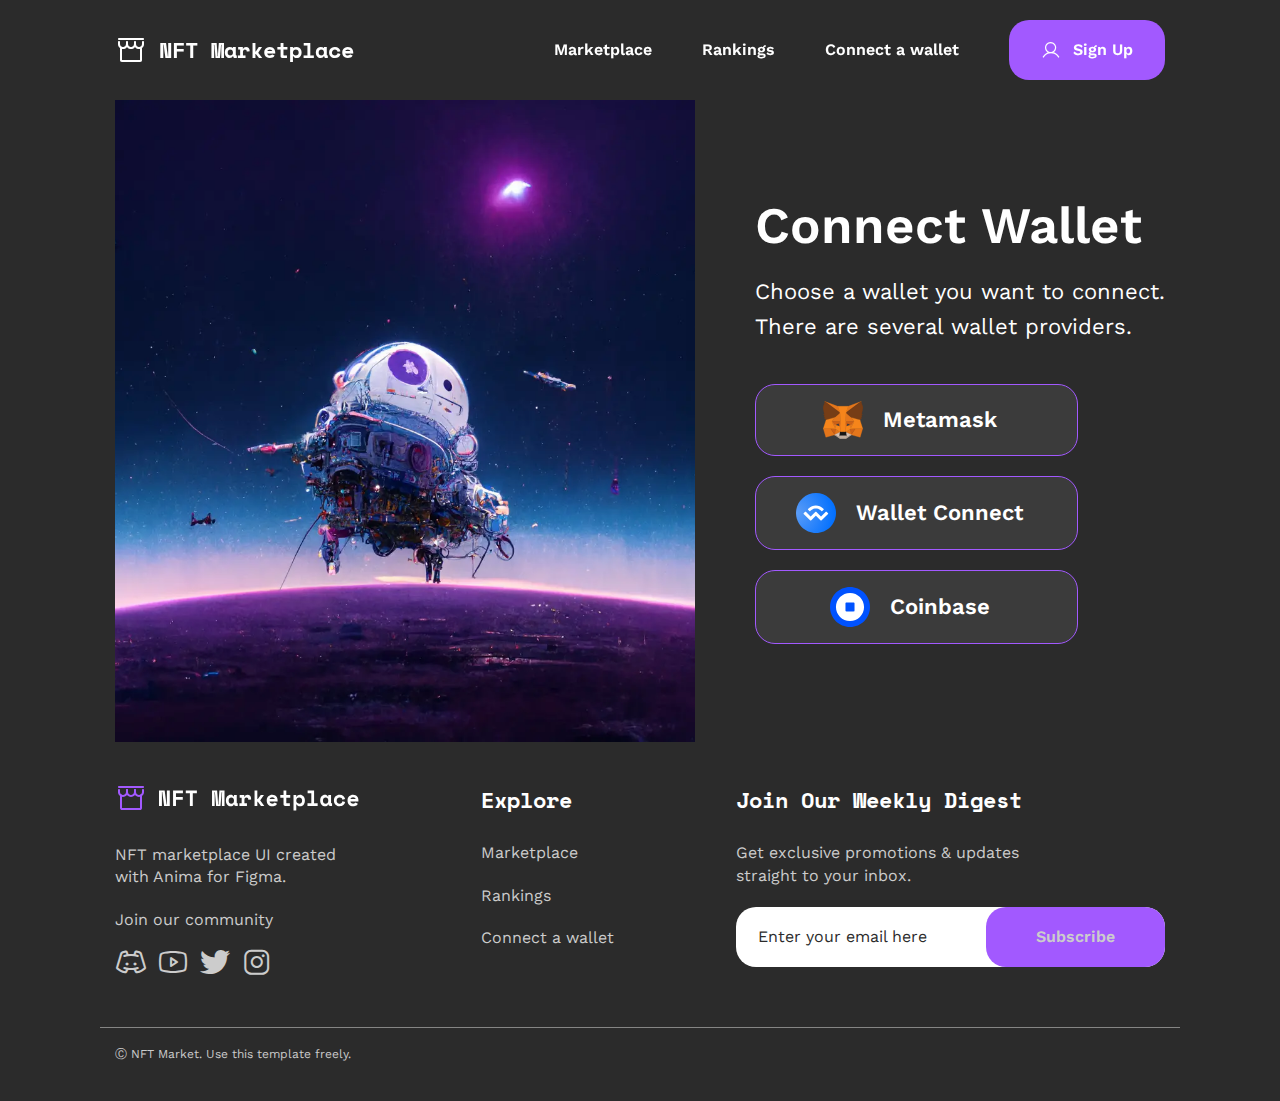
<file: connect-wallet.html>
<!DOCTYPE html>
<html lang="en">

<head>
	<title>Connect Wallet</title>
	<meta charset="UTF-8">
	<meta name="format-detection" content="telephone=no">
	<!-- <style>body{opacity: 0;}</style> -->
	<link rel="stylesheet" href="css/style.min.css?_v=20230202151829">
	<link rel="shortcut icon" href="favicon.ico">
	<!-- <meta name="robots" content="noindex, nofollow"> -->
	<meta name="viewport" content="width=device-width, initial-scale=1.0">
</head>

<body>
	<div class="wrapper">
		<header data-lp class="header">
			<div class="header__container">
				<div class="header__logo-block">
					<a href="home.html" class="header__logo _icon-storefront space-mono space-mono_title-five">NFT Marketplace</a>
				</div>
				<div class="header__menu menu">
					<nav class="menu__body">
						<ul class="menu__list">
							<li class="menu__item"><a href="marketplace.html" class="menu__link work-sans work-sans_base-body">Marketplace</a></li>
							<li class="menu__item"><a href="rankings.html" class="menu__link work-sans work-sans_base-body">Rankings</a></li>
							<li class="menu__item"><a href="connect-wallet.html" class="menu__link work-sans work-sans_base-body">Connect a wallet</a>
							</li>
						</ul>
					</nav>
				</div>
				<div class="header__active">
					<button data-da=".menu__body, 480" data-ripple type="button" class="header__button button button_standard _icon-user">Sign Up</button>
					<button type="button" class="icon-menu"><span></span></button>
				</div>
			</div>
		</header>
		<main class="connect-wallet">
			<div class="connect-wallet__container">
				<div class="connect-wallet__left">
					<div class="connect-wallet__image-ibg"><picture><source srcset="img/connect-wallet/image.webp" type="image/webp"><img src="img/connect-wallet/image.png" alt="image"></picture></div>
				</div>
				<div class="connect-wallet__right">
					<h1 class="connect-wallet__title work-sans work-sans_title-two">Connect wallet</h1>
					<p class="connect-wallet__text work-sans work-sans_title-null">Choose a wallet you want to connect. There
						are several wallet providers.</p>
					<div class="connect-wallet__active">
						<a href="#" class="connect-wallet__link work-sans work-sans_title-five"><img src="img/icon/metamask.svg" alt="icon">Metamask</a>
						<a href="#" class="connect-wallet__link work-sans work-sans_title-five"><img src="img/icon/walletconnect.svg" alt="icon">Wallet
							Connect</a>
						<a href="#" class="connect-wallet__link work-sans work-sans_title-five"><img src="img/icon/coinbase.svg" alt="icon">Coinbase</a>
					</div>
				</div>
			</div>
		</main>
		<footer class="footer">
			<div data-spollers="768,max" class="footer__top top-footer">
				<div class="top-footer__container">
					<div class="top-footer__column top-footer__column_1">
						<div class="top-footer__logo-block">
							<a href="home.html" class="top-footer__logo"><img src="img/logo.svg" alt="Logo"></a>
						</div>
						<p class="top-footer__text-top work-sans work-sans_base-body">NFT marketplace UI created with Anima for
							Figma.</p>
						<p class="top-footer__text-bottom work-sans work-sans_base-body">Join our community</p>
						<ul class="bottom-footer__list-social">
							<li class="bottom-footer__item-social"><a href="#" class="bottom-footer__link-social _icon-s-discord-logo"></a>
							</li>
							<li class="bottom-footer__item-social"><a href="https://www.youtube.com/" class="bottom-footer__link-social _icon-s-youtube-logo"></a>
							</li>
							<li class="bottom-footer__item-social"><a href="#" class="bottom-footer__link-social _icon-s-twitter"></a>
							</li>
							<li class="bottom-footer__item-social"><a href="#" class="bottom-footer__link-social _icon-s-instagram-logo"></a>
							</li>
						</ul>
					</div>
					<div class="top-footer__column top-footer__column_2">
						<div class="top-footer__content">
							<button type="button" data-spoller class="top-footer__title space-mono space-mono_title-five _icon-arrow-select">Explore</button>
							<nav class="top-footer__menu menu-footer">
								<ul class="menu-footer__list">
									<li class="menu-footer__item"><a href="marketplace.html" class="menu-footer__link work-sans work-sans_base-body">Marketplace</a></li>
									<li class="menu-footer__item"><a href="rankings.html" class="menu-footer__link work-sans work-sans_base-body">Rankings</a></li>
									<li class="menu-footer__item"><a href="connect-wallet.html" class="menu-footer__link work-sans work-sans_base-body">Connect a wallet</a></li>
								</ul>
							</nav>
						</div>
					</div>
					<div class="top-footer__column top-footer__column_3">
						<div class="top-footer__block">
							<button type="button" data-spoller class="top-footer__title space-mono space-mono_title-five _icon-arrow-select">Join our
								weekly digest</button>
							<div class="top-footer__body">
								<div class="top-footer__text-block">
									<p class="top-footer__text work-sans work-sans_base-body">Get exclusive promotions & updates
										straight
										to
										your inbox.</p>
								</div>
								<form class="top-footer__form form-top-footer" action="#" method="get">
									<div class="form-top-footer__item">
										<input data-required="email" autocomplete="off" type="text" name="form[]" data-error="Error" placeholder="Enter your email here" class="form-top-footer__input input work-sans work-sans_base-body">
										<button data-ripple type="submit" class="form-top-footer__button button button_standard _icon-envelopesimple-email">Subscribe</button>
									</div>
								</form>
							</div>
						</div>
					</div>
				</div>
			</div>
			<div class="footer__bottom bottom-footer">
				<div class="bottom-footer__container">
					<p class="bottom-footer__copyright work-sans">Ⓒ NFT Market. Use this template freely.</p>
				</div>
			</div>
		</footer>
	</div>
	<script src="js/app.min.js?_v=20230202151829"></script>
</body>

</html>
</file>
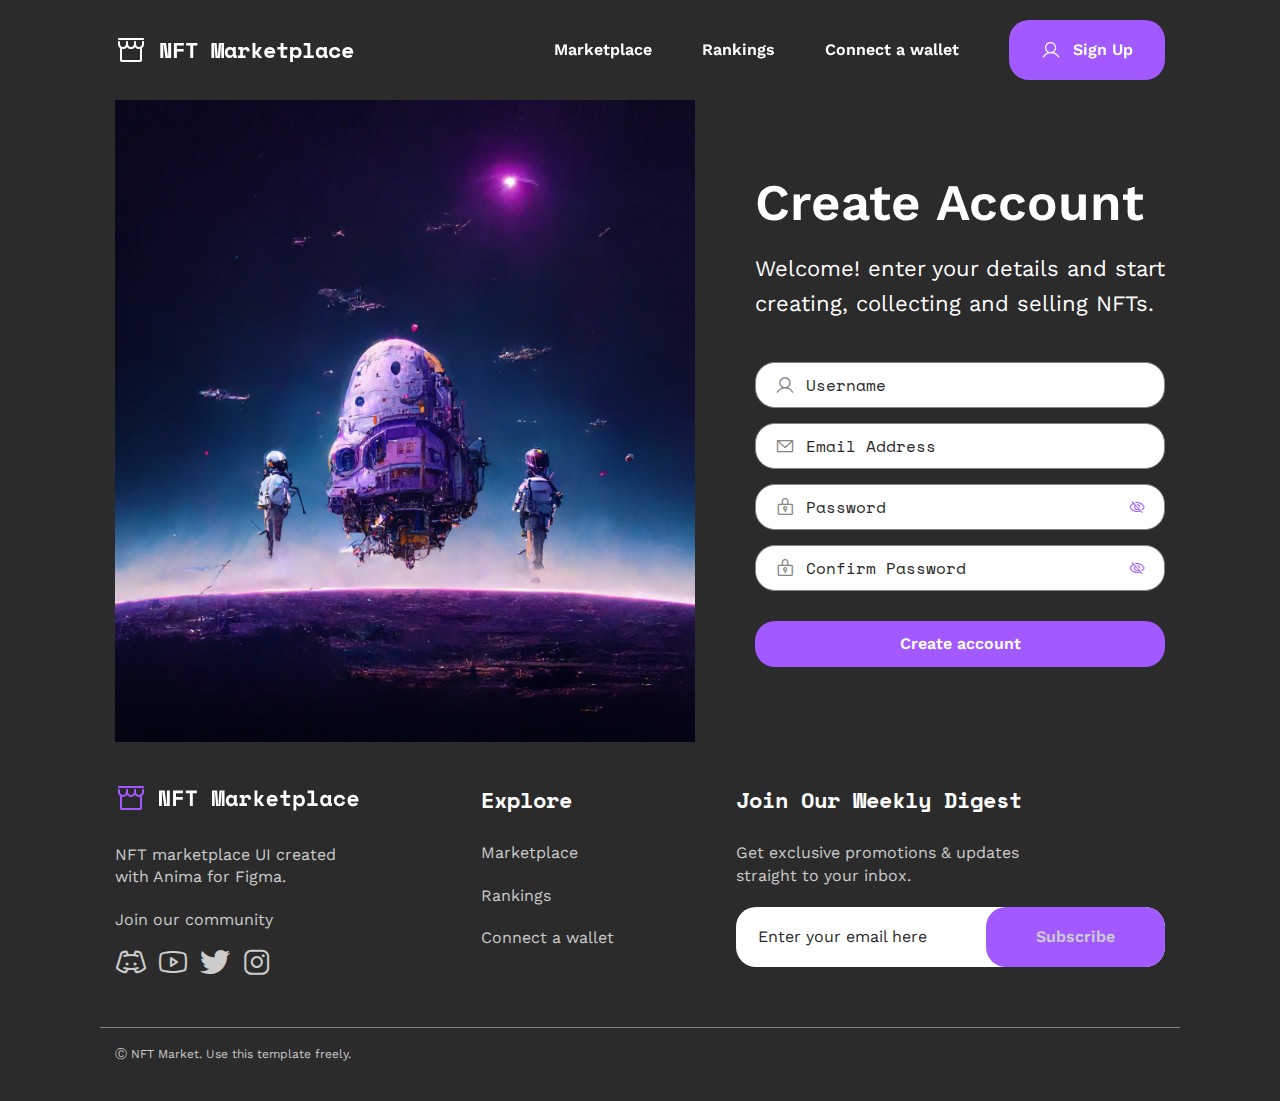
<file: create-account.html>
<!DOCTYPE html>
<html lang="en">

<head>
	<title>Create Account</title>
	<meta charset="UTF-8">
	<meta name="format-detection" content="telephone=no">
	<!-- <style>body{opacity: 0;}</style> -->
	<link rel="stylesheet" href="css/style.min.css?_v=20230202151829">
	<link rel="shortcut icon" href="favicon.ico">
	<!-- <meta name="robots" content="noindex, nofollow"> -->
	<meta name="viewport" content="width=device-width, initial-scale=1.0">
</head>

<body>
	<div class="wrapper">
		<header data-lp class="header">
			<div class="header__container">
				<div class="header__logo-block">
					<a href="home.html" class="header__logo _icon-storefront space-mono space-mono_title-five">NFT Marketplace</a>
				</div>
				<div class="header__menu menu">
					<nav class="menu__body">
						<ul class="menu__list">
							<li class="menu__item"><a href="marketplace.html" class="menu__link work-sans work-sans_base-body">Marketplace</a></li>
							<li class="menu__item"><a href="rankings.html" class="menu__link work-sans work-sans_base-body">Rankings</a></li>
							<li class="menu__item"><a href="connect-wallet.html" class="menu__link work-sans work-sans_base-body">Connect a wallet</a>
							</li>
						</ul>
					</nav>
				</div>
				<div class="header__active">
					<button data-da=".menu__body, 480" data-ripple type="button" class="header__button button button_standard _icon-user">Sign Up</button>
					<button type="button" class="icon-menu"><span></span></button>
				</div>
			</div>
		</header>
		<main class="create-account">
			<div class="create-account__container">
				<div class="create-account__left">
					<div class="create-account__image-ibg"><picture><source srcset="img/create-account/image.webp" type="image/webp"><img src="img/create-account/image.png" alt="image"></picture></div>
				</div>
				<div class="create-account__right right-create-account">
					<h1 class="right-create-account__title work-sans work-sans_title-two">Create account</h1>
					<p class="right-create-account__text work-sans work-sans_title-null">Welcome! enter your details and
						start creating, collecting and
						selling NFTs.</p>
					<div class="right-create-account__body">
						<form class="right-create-account__form form-right-create-account" action="#">
							<div class="form-right-create-account__line">
								<label for="name" class="form-right-create-account__label work-sans work-sans_base-body _icon-user"></label>
								<input id="name" autocomplete="off" type="text" placeholder="Username" name="form[name]" data-error="Помилка" class="form-right-create-account__input">
							</div>
							<div class="form-right-create-account__line">
								<label for="email" class="form-right-create-account__label work-sans work-sans_base-body _icon-envelopesimple-email">
								</label>
								<input id="email" autocomplete="off" type="text" placeholder="Email Address" name="form[email-text]" data-required="email" data-error="Введен не вірний E-mail" class="form-right-create-account__input">
							</div>
							<div class="form-right-create-account__line">
								<label for="password" class="form-right-create-account__label work-sans work-sans_base-body _icon-lockkey"></label>
								<input id="password" data-error="Введен не вірний password" data-required="password" autocomplete="off" type="password" placeholder="Password" name="form[password]" value="" class="form-right-create-account__input">
								<button class="form-right-create-account__viewpass _icon-eyeslash" type="button"></button>
							</div>
							<div class="form-right-create-account__line">
								<label for="confirm-password" class="form-right-create-account__label work-sans work-sans_base-body _icon-lockkey"></label>
								<input id="confirm-password" data-error="Введен не вірний password" data-required="password" autocomplete="off" type="password" placeholder="Confirm Password" name="form[confirm-password]" value="" class="form-right-create-account__input">
								<button class="form-right-create-account__viewpass _icon-eyeslash" type="button"></button>
							</div>
							<button type="submit" class="form-right-create-account__button button">Create account</button>
						</form>
					</div>
				</div>
			</div>
		</main>
		<footer class="footer">
			<div data-spollers="768,max" class="footer__top top-footer">
				<div class="top-footer__container">
					<div class="top-footer__column top-footer__column_1">
						<div class="top-footer__logo-block">
							<a href="home.html" class="top-footer__logo"><img src="img/logo.svg" alt="Logo"></a>
						</div>
						<p class="top-footer__text-top work-sans work-sans_base-body">NFT marketplace UI created with Anima for
							Figma.</p>
						<p class="top-footer__text-bottom work-sans work-sans_base-body">Join our community</p>
						<ul class="bottom-footer__list-social">
							<li class="bottom-footer__item-social"><a href="#" class="bottom-footer__link-social _icon-s-discord-logo"></a>
							</li>
							<li class="bottom-footer__item-social"><a href="https://www.youtube.com/" class="bottom-footer__link-social _icon-s-youtube-logo"></a>
							</li>
							<li class="bottom-footer__item-social"><a href="#" class="bottom-footer__link-social _icon-s-twitter"></a>
							</li>
							<li class="bottom-footer__item-social"><a href="#" class="bottom-footer__link-social _icon-s-instagram-logo"></a>
							</li>
						</ul>
					</div>
					<div class="top-footer__column top-footer__column_2">
						<div class="top-footer__content">
							<button type="button" data-spoller class="top-footer__title space-mono space-mono_title-five _icon-arrow-select">Explore</button>
							<nav class="top-footer__menu menu-footer">
								<ul class="menu-footer__list">
									<li class="menu-footer__item"><a href="marketplace.html" class="menu-footer__link work-sans work-sans_base-body">Marketplace</a></li>
									<li class="menu-footer__item"><a href="rankings.html" class="menu-footer__link work-sans work-sans_base-body">Rankings</a></li>
									<li class="menu-footer__item"><a href="connect-wallet.html" class="menu-footer__link work-sans work-sans_base-body">Connect a wallet</a></li>
								</ul>
							</nav>
						</div>
					</div>
					<div class="top-footer__column top-footer__column_3">
						<div class="top-footer__block">
							<button type="button" data-spoller class="top-footer__title space-mono space-mono_title-five _icon-arrow-select">Join our
								weekly digest</button>
							<div class="top-footer__body">
								<div class="top-footer__text-block">
									<p class="top-footer__text work-sans work-sans_base-body">Get exclusive promotions & updates
										straight
										to
										your inbox.</p>
								</div>
								<form class="top-footer__form form-top-footer" action="#" method="get">
									<div class="form-top-footer__item">
										<input data-required="email" autocomplete="off" type="text" name="form[]" data-error="Error" placeholder="Enter your email here" class="form-top-footer__input input work-sans work-sans_base-body">
										<button data-ripple type="submit" class="form-top-footer__button button button_standard _icon-envelopesimple-email">Subscribe</button>
									</div>
								</form>
							</div>
						</div>
					</div>
				</div>
			</div>
			<div class="footer__bottom bottom-footer">
				<div class="bottom-footer__container">
					<p class="bottom-footer__copyright work-sans">Ⓒ NFT Market. Use this template freely.</p>
				</div>
			</div>
		</footer>
	</div>
	<script src="js/app.min.js?_v=20230202151829"></script>
</body>

</html>
</file>
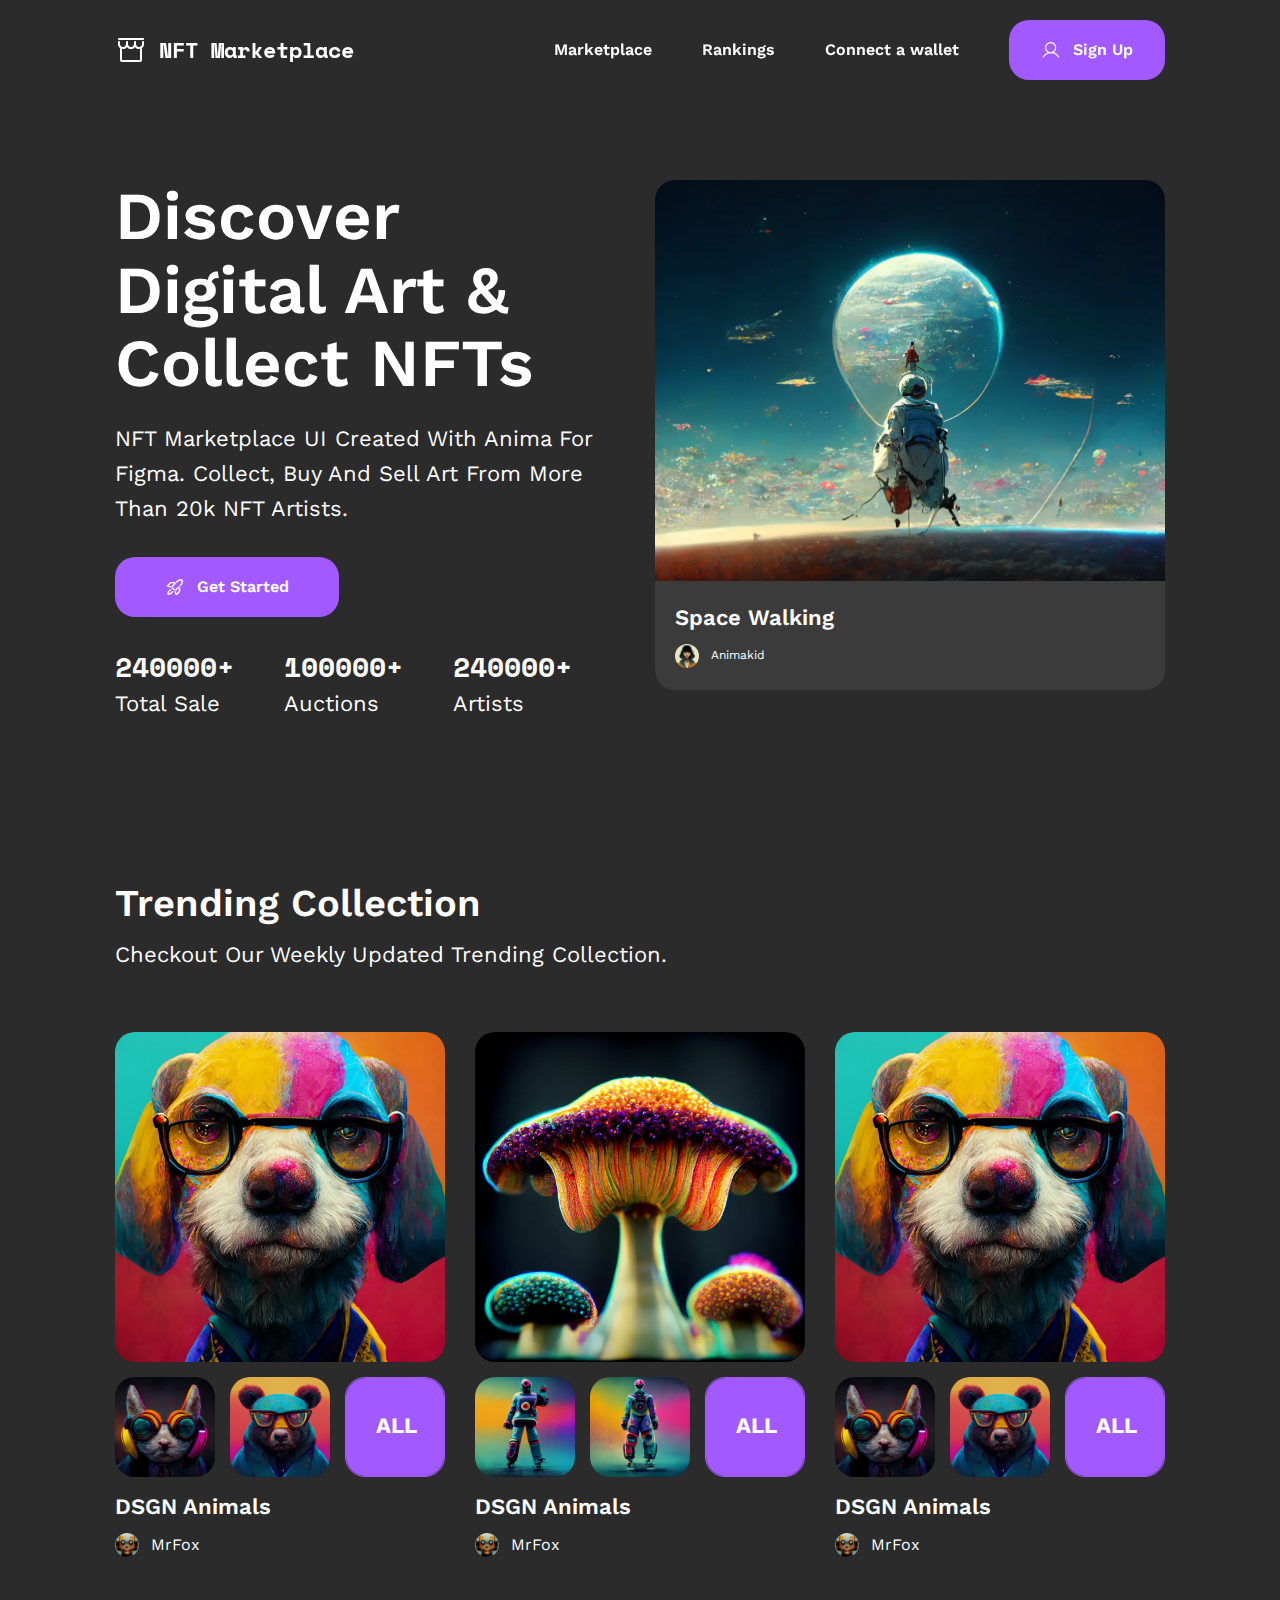
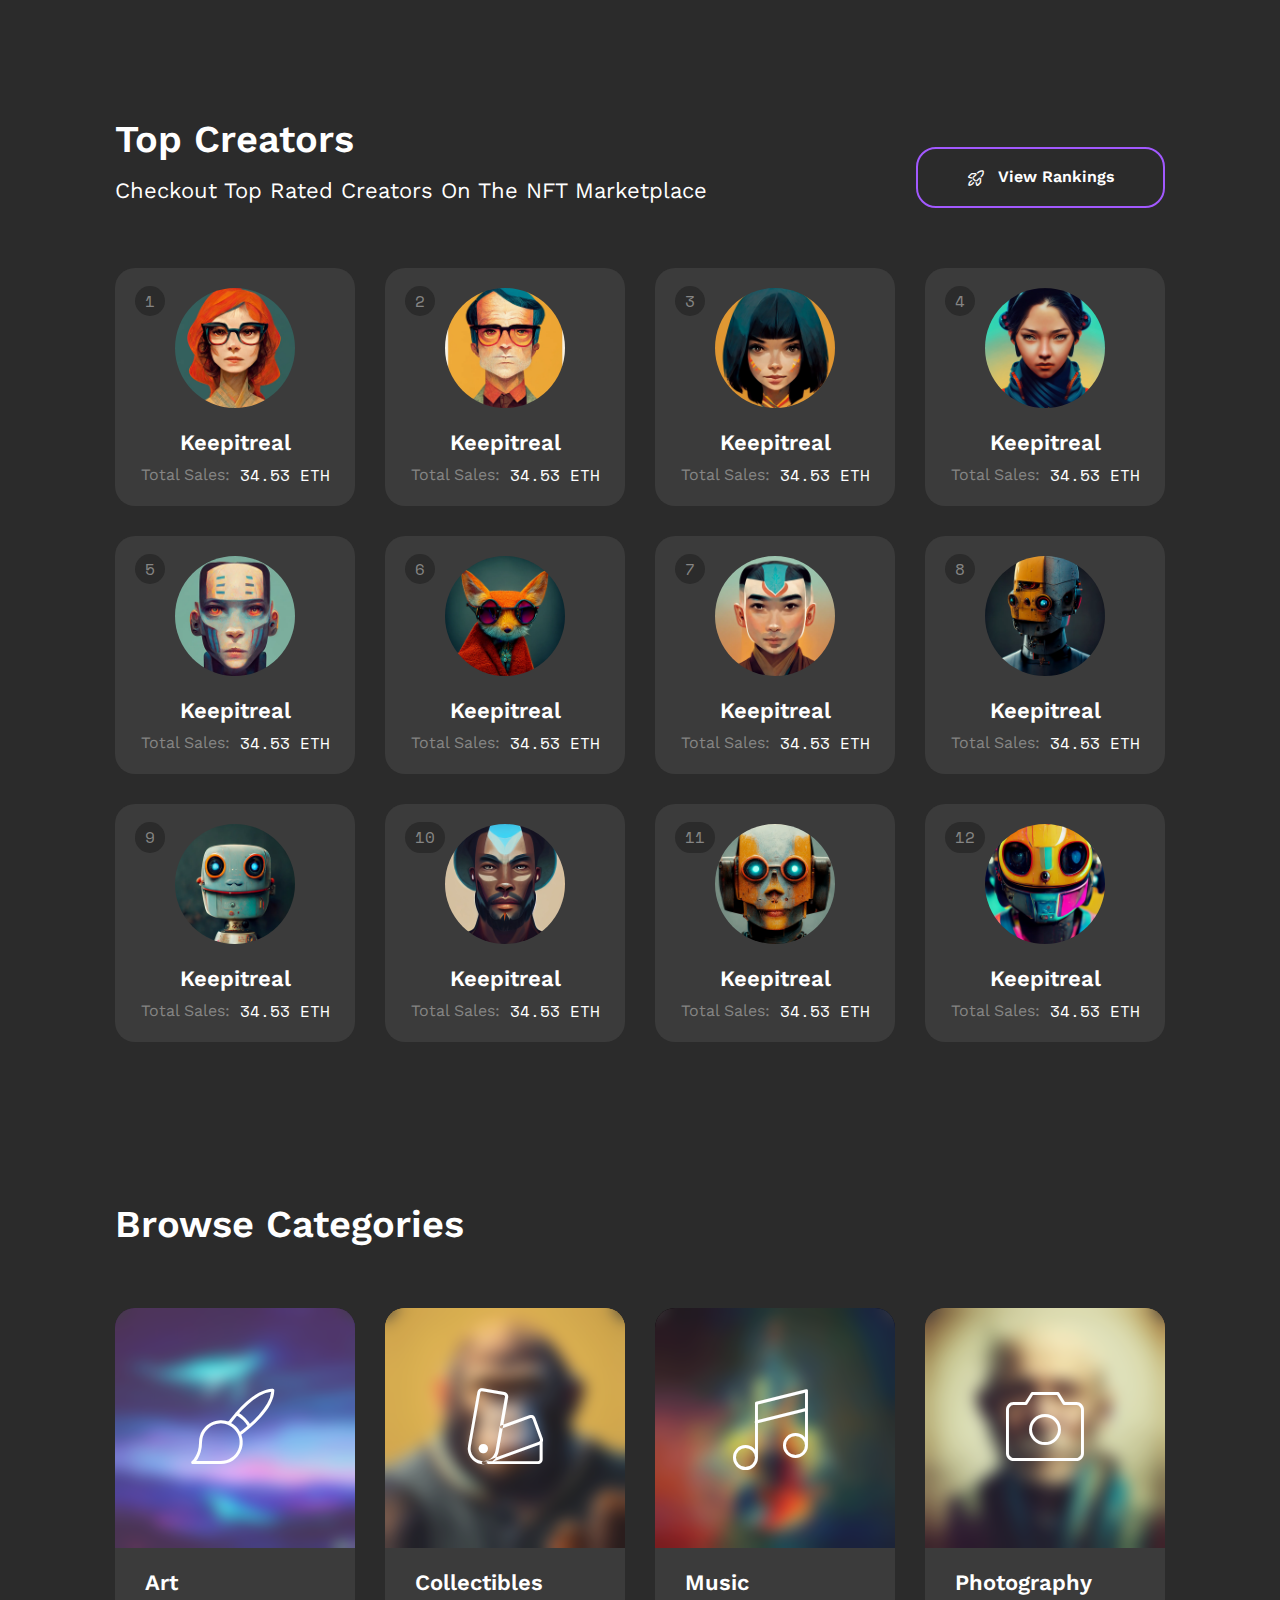
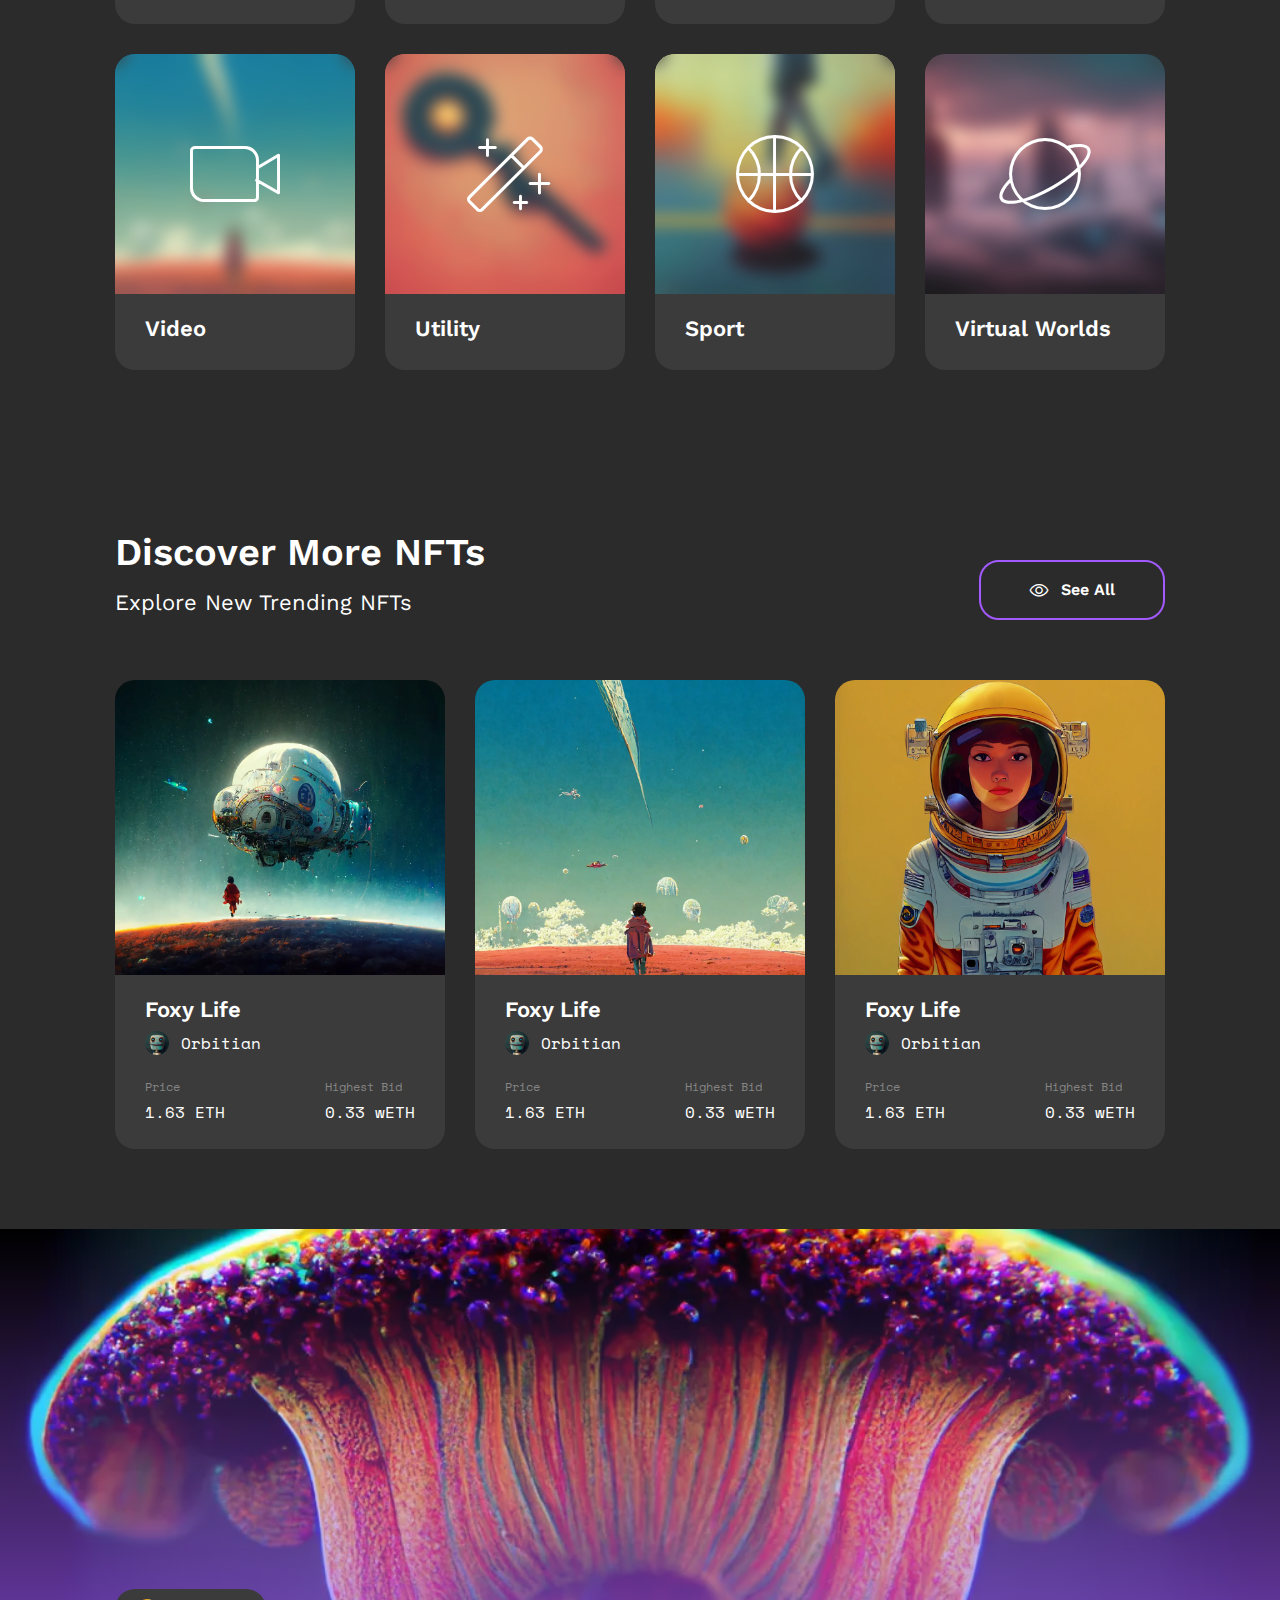
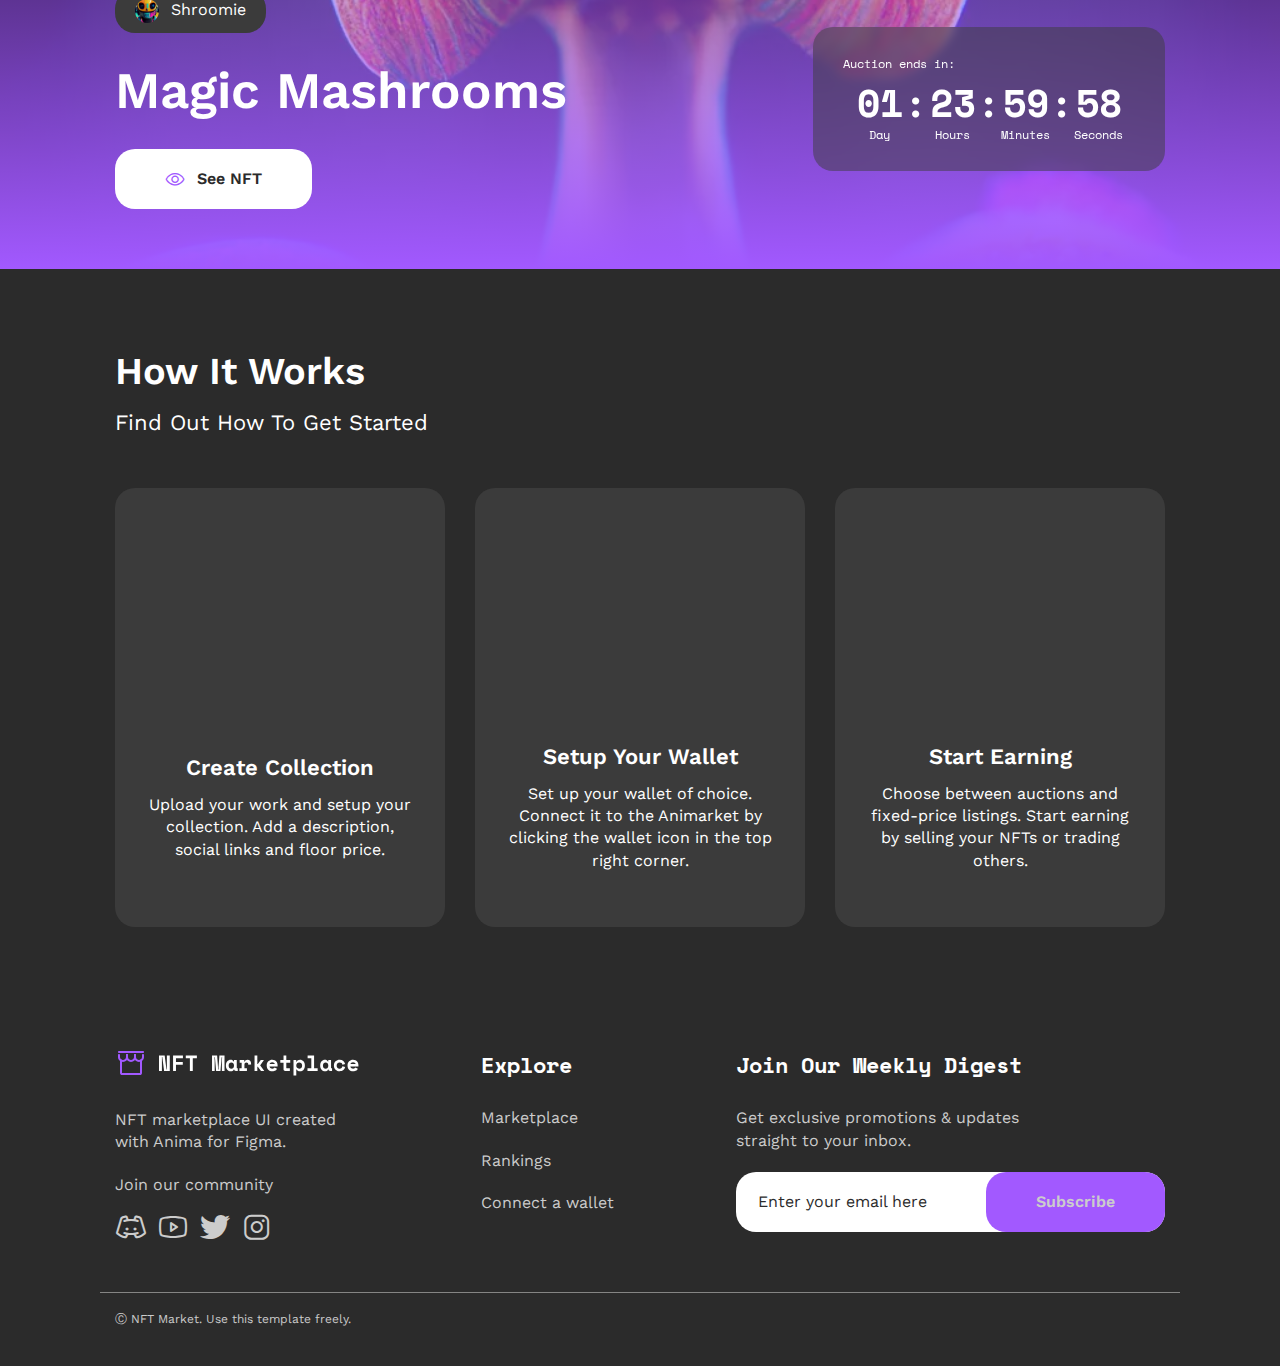
<file: home.html>
<!DOCTYPE html>
<html lang="en">

<head>
	<title>HomePage</title>
	<meta charset="UTF-8">
	<meta name="format-detection" content="telephone=no">
	<!-- <style>body{opacity: 0;}</style> -->
	<link rel="stylesheet" href="css/style.min.css?_v=20230202151829">
	<link rel="shortcut icon" href="favicon.ico">
	<!-- <meta name="robots" content="noindex, nofollow"> -->
	<meta name="viewport" content="width=device-width, initial-scale=1.0">
</head>

<body>
	<div class="wrapper">
		<header data-lp class="header">
			<div class="header__container">
				<div class="header__logo-block">
					<a href="home.html" class="header__logo _icon-storefront space-mono space-mono_title-five">NFT Marketplace</a>
				</div>
				<div class="header__menu menu">
					<nav class="menu__body">
						<ul class="menu__list">
							<li class="menu__item"><a href="marketplace.html" class="menu__link work-sans work-sans_base-body">Marketplace</a></li>
							<li class="menu__item"><a href="rankings.html" class="menu__link work-sans work-sans_base-body">Rankings</a></li>
							<li class="menu__item"><a href="connect-wallet.html" class="menu__link work-sans work-sans_base-body">Connect a wallet</a>
							</li>
						</ul>
					</nav>
				</div>
				<div class="header__active">
					<button data-da=".menu__body, 480" data-ripple type="button" class="header__button button button_standard _icon-user">Sign Up</button>
					<button type="button" class="icon-menu"><span></span></button>
				</div>
			</div>
		</header>
		<main class="page">
			<section class="page__hero hero-section">
				<div class="hero-section__container">
					<div class="hero-section__left">
						<div class="hero-section__body">
							<h1 class="hero-section__title work-sans work-sans_title-one">Discover digital art & Collect NFTs
							</h1>
							<p class="hero-section__text work-sans work-sans_title">NFT marketplace UI created with Anima for
								Figma. Collect, buy and sell art from more than 20k NFT artists.</p>
						</div>
						<div class="hero-section__active">
							<button data-da=".hero-section__right, 767,2" class="hero-section__button button button_standard _icon-rocketlaunch">Get Started</button>
						</div>
						<div data-watch class="hero-section__counters">
							<div class="hero-section__item">
								<div data-digits-counter class="hero-section__number space-mono space-mono_title-null">240000
								</div>
								<p class="hero-section__parahraph work-sans work-sans_title">Total Sale</p>
							</div>
							<div class="hero-section__item">
								<div data-digits-counter class="hero-section__number space-mono space-mono_title-null">100000
								</div>
								<p class="hero-section__parahraph work-sans work-sans_title">Auctions</p>
							</div>
							<div class="hero-section__item">
								<div data-digits-counter class="hero-section__number space-mono space-mono_title-null">240000
								</div>
								<p class="hero-section__parahraph work-sans work-sans_title">Artists</p>
							</div>
						</div>
					</div>
					<div class="hero-section__right">
						<div class="hero-section__image-ibg"><picture><source srcset="img/hero-section/image.webp" type="image/webp"><img src="img/hero-section/image.png" alt="image"></picture></div>
						<div class="hero-section__block">
							<h3 class="hero-section__headline work-sans work-sans_title-five">Space Walking</h3>
							<a href="artist-page.html" class="hero-section__avatars">
								<div class="hero-section__avatar-ibg"><picture><source data-srcset="img/avatars/avatar-placeholder-16.webp" srcset="[data-uri]" type="image/webp"><img src="[data-uri]"  data-src="img/avatars/avatar-placeholder-16.png" alt="avatar placeholder"></picture></div>
								<h3 href="#" class="hero-section__avatar-text work-sans">Animakid</h3>
							</a>
						</div>
					</div>
				</div>
			</section>
			<section class="page__trending trending-collection">
				<div class="trending-collection__container">
					<div class="trending-collection__top">
						<h2 class="trending-collection__title work-sans work-sans_title-three">Trending Collection</h2>
						<p class="trending-collection__text work-sans work-sans_title">Checkout our weekly updated trending
							collection.</p>
					</div>
					<div class="trending-collection__bottom">
						<article class="trending-collection__item item-trending-collection trending-collection__item_1">
							<div class="item-trending-collection__top">
								<div class="item-trending-collection__image-ibg"><picture><source data-srcset="img/trending-collection/image-1.webp" srcset="[data-uri]" type="image/webp"><img src="[data-uri]"  data-src="img/trending-collection/image-1.png" alt="image"></picture></div>
								<div class="item-trending-collection__body">
									<div class="item-trending-collection__image-two-ibg"><picture><source data-srcset="img/trending-collection/image-2.webp" srcset="[data-uri]" type="image/webp"><img src="[data-uri]"  data-src="img/trending-collection/image-2.png" alt="image"></picture></div>
									<div class="item-trending-collection__image-two-ibg"><picture><source data-srcset="img/trending-collection/image-3.webp" srcset="[data-uri]" type="image/webp"><img src="[data-uri]"  data-src="img/trending-collection/image-3.png" alt="image"></picture></div>
									<div data-gallery class="item-trending-collection__button">
										<a href="img/trending-collection/image-1.png" class="item-trending-collection__hide-ibg item-trending-collection__hide-ibg_1"><picture><source data-srcset="img/trending-collection/image-1.webp" srcset="[data-uri]" type="image/webp"><img src="[data-uri]"  data-src="img/trending-collection/image-1.png" alt="image"></picture></a>
										<a href="img/trending-collection/image-2.png" class="item-trending-collection__hide-ibg item-trending-collection__hide-ibg_2"><picture><source data-srcset="img/trending-collection/image-2.webp" srcset="[data-uri]" type="image/webp"><img src="[data-uri]"  data-src="img/trending-collection/image-2.png" alt="image"></picture></a>
										<a href="img/trending-collection/image-3.png" class="item-trending-collection__hide-ibg item-trending-collection__hide-ibg_3"><picture><source data-srcset="img/trending-collection/image-3.webp" srcset="[data-uri]" type="image/webp"><img src="[data-uri]"  data-src="img/trending-collection/image-3.png" alt="image"></picture></a>
										<a href="img/trending-collection/image-4.png" class="item-trending-collection__hide-ibg item-trending-collection__hide-ibg_4"><picture><source data-srcset="img/trending-collection/image-4.webp" srcset="[data-uri]" type="image/webp"><img src="[data-uri]"  data-src="img/trending-collection/image-4.png" alt="image"></picture></a>
									</div>
								</div>
							</div>
							<div class="item-trending-collection__bottom">
								<h3 class="item-trending-collection__headline work-sans work-sans_title-five">DSGN Animals</h3>
								<a href="artist-page.html" class="item-trending-collection__avatars">
									<div class="item-trending-collection__avatar-ibg"><picture><source data-srcset="img/avatars/avatar-placeholder-11.webp" srcset="[data-uri]" type="image/webp"><img src="[data-uri]"  data-src="img/avatars/avatar-placeholder-11.png" alt="avatar placeholder"></picture></div>
									<h3 class="item-trending-collection__parahraph work-sans work-sans_base-body">MrFox</h3>
								</a>
							</div>
						</article>
						<article class="trending-collection__item item-trending-collection trending-collection__item_2">
							<div class="item-trending-collection__top">
								<div class="item-trending-collection__image-ibg"><picture><source data-srcset="img/trending-collection/image-4.webp" srcset="[data-uri]" type="image/webp"><img src="[data-uri]"  data-src="img/trending-collection/image-4.png" alt="image"></picture></div>
								<div class="item-trending-collection__body">
									<div class="item-trending-collection__image-two-ibg"><picture><source data-srcset="img/trending-collection/image-5.webp" srcset="[data-uri]" type="image/webp"><img src="[data-uri]"  data-src="img/trending-collection/image-5.png" alt="image"></picture></div>
									<div class="item-trending-collection__image-two-ibg"><picture><source data-srcset="img/trending-collection/image-6.webp" srcset="[data-uri]" type="image/webp"><img src="[data-uri]"  data-src="img/trending-collection/image-6.png" alt="image"></picture></div>
									<div data-gallery class="item-trending-collection__button">
										<a href="img/trending-collection/image-4.png" class="item-trending-collection__hide-ibg item-trending-collection__hide-ibg_1"><picture><source data-srcset="img/trending-collection/image-4.webp" srcset="[data-uri]" type="image/webp"><img src="[data-uri]"  data-src="img/trending-collection/image-4.png" alt="image"></picture></a>
										<a href="img/trending-collection/image-5.png" class="item-trending-collection__hide-ibg item-trending-collection__hide-ibg_2"><picture><source data-srcset="img/trending-collection/image-5.webp" srcset="[data-uri]" type="image/webp"><img src="[data-uri]"  data-src="img/trending-collection/image-5.png" alt="image"></picture></a>
										<a href="img/trending-collection/image-6.png" class="item-trending-collection__hide-ibg item-trending-collection__hide-ibg_3"><picture><source data-srcset="img/trending-collection/image-6.webp" srcset="[data-uri]" type="image/webp"><img src="[data-uri]"  data-src="img/trending-collection/image-6.png" alt="image"></picture></a>
										<a href="img/trending-collection/image-7.png" class="item-trending-collection__hide-ibg item-trending-collection__hide-ibg_4"><picture><source data-srcset="img/trending-collection/image-7.webp" srcset="[data-uri]" type="image/webp"><img src="[data-uri]"  data-src="img/trending-collection/image-7.png" alt="image"></picture></a>
									</div>
								</div>
							</div>
							<div class="item-trending-collection__bottom">
								<h3 class="item-trending-collection__headline work-sans work-sans_title-five">DSGN Animals</h3>
								<a href="artist-page.html" class="item-trending-collection__avatars">
									<div class="item-trending-collection__avatar-ibg"><picture><source data-srcset="img/avatars/avatar-placeholder-11.webp" srcset="[data-uri]" type="image/webp"><img src="[data-uri]"  data-src="img/avatars/avatar-placeholder-11.png" alt="avatar placeholder"></picture></div>
									<div class="item-trending-collection__parahraph work-sans work-sans_base-body">MrFox</div>
								</a>
							</div>
						</article>
						<article class="trending-collection__item item-trending-collection trending-collection__item_3">
							<div class="item-trending-collection__top">
								<div class="item-trending-collection__image-ibg"><picture><source data-srcset="img/trending-collection/image-1.webp" srcset="[data-uri]" type="image/webp"><img src="[data-uri]"  data-src="img/trending-collection/image-1.png" alt="image"></picture></div>
								<div class="item-trending-collection__body">
									<div class="item-trending-collection__image-two-ibg"><picture><source data-srcset="img/trending-collection/image-2.webp" srcset="[data-uri]" type="image/webp"><img src="[data-uri]"  data-src="img/trending-collection/image-2.png" alt="image"></picture></div>
									<div class="item-trending-collection__image-two-ibg"><picture><source data-srcset="img/trending-collection/image-3.webp" srcset="[data-uri]" type="image/webp"><img src="[data-uri]"  data-src="img/trending-collection/image-3.png" alt="image"></picture></div>
									<div data-gallery class="item-trending-collection__button">
										<a href="img/trending-collection/image-1.png" class="item-trending-collection__hide-ibg item-trending-collection__hide-ibg_1"><picture><source data-srcset="img/trending-collection/image-1.webp" srcset="[data-uri]" type="image/webp"><img src="[data-uri]"  data-src="img/trending-collection/image-1.png" alt="image"></picture></a>
										<a href="img/trending-collection/image-2.png" class="item-trending-collection__hide-ibg item-trending-collection__hide-ibg_2"><picture><source data-srcset="img/trending-collection/image-2.webp" srcset="[data-uri]" type="image/webp"><img src="[data-uri]"  data-src="img/trending-collection/image-2.png" alt="image"></picture></a>
										<a href="img/trending-collection/image-3.png" class="item-trending-collection__hide-ibg item-trending-collection__hide-ibg_3"><picture><source data-srcset="img/trending-collection/image-3.webp" srcset="[data-uri]" type="image/webp"><img src="[data-uri]"  data-src="img/trending-collection/image-3.png" alt="image"></picture></a>
										<a href="img/trending-collection/image-4.png" class="item-trending-collection__hide-ibg item-trending-collection__hide-ibg_4"><picture><source data-srcset="img/trending-collection/image-4.webp" srcset="[data-uri]" type="image/webp"><img src="[data-uri]"  data-src="img/trending-collection/image-4.png" alt="image"></picture></a>
									</div>
								</div>
							</div>
							<div class="item-trending-collection__bottom">
								<h3 class="item-trending-collection__headline work-sans work-sans_title-five">DSGN Animals</h3>
								<a href="artist-page.html" class="item-trending-collection__avatars">
									<div class="item-trending-collection__avatar-ibg"><picture><source data-srcset="img/avatars/avatar-placeholder-11.webp" srcset="[data-uri]" type="image/webp"><img src="[data-uri]"  data-src="img/avatars/avatar-placeholder-11.png" alt="avatar placeholder"></picture></div>
									<div class="item-trending-collection__parahraph work-sans work-sans_base-body">MrFox</div>
								</a>
							</div>
						</article>
					</div>
				</div>
			</section>
			<section class="page__top-rated-artists top-rated-artists-page">
				<div class="top-rated-artists-page__container">
					<div class="top-rated-artists-page__top">
						<div class="top-rated-artists-page__block">
							<h2 class="top-rated-artists-page__title work-sans work-sans_title-three">Top creators</h2>
							<p class="top-rated-artists-page__text work-sans work-sans_title">Checkout Top Rated Creators on
								the NFT Marketplace</p>
						</div>
						<a href="marketplace.html" class="top-rated-artists-page__button button-border button-border_standard _icon-rocketlaunch">View
							Rankings</a>
					</div>
					<div class="top-rated-artists-page__bottom bottom-top-rated-artists-page">
						<article class="bottom-top-rated-artists-page__items">
							<div class="bottom-top-rated-artists-page__item">
								<div class="bottom-top-rated-artists-page__block">
									<div class="bottom-top-rated-artists-page__number space-mono space-mono_base-body">1</div>
								</div>
								<div class="bottom-top-rated-artists-page__image-block">
									<div class="bottom-top-rated-artists-page__image-ibg"><picture><source data-srcset="img/avatars/avatar-placeholder-1.webp" srcset="[data-uri]" type="image/webp"><img src="[data-uri]"  data-src="img/avatars/avatar-placeholder-1.png" alt="avatar placeholder"></picture></div>
								</div>
								<div class="bottom-top-rated-artists-page__content">
									<a href="artist-page.html" class="bottom-top-rated-artists-page__title work-sans work-sans_title-five">Keepitreal</a>
									<div class="bottom-top-rated-artists-page__body">
										<p class="bottom-top-rated-artists-page__text work-sans work-sans_base-body">Total Sales:
										</p>
										<div class="bottom-top-rated-artists-page__price space-mono space-mono_base-body">34.53
											ETH
										</div>
									</div>
								</div>
							</div>
						</article>
						<article class="bottom-top-rated-artists-page__items">
							<div class="bottom-top-rated-artists-page__item">
								<div class="bottom-top-rated-artists-page__block">
									<div class="bottom-top-rated-artists-page__number space-mono space-mono_base-body">2</div>
								</div>
								<div class="bottom-top-rated-artists-page__image-block">
									<div class="bottom-top-rated-artists-page__image-ibg"><picture><source data-srcset="img/avatars/avatar-placeholder-2.webp" srcset="[data-uri]" type="image/webp"><img src="[data-uri]"  data-src="img/avatars/avatar-placeholder-2.png" alt="avatar placeholder"></picture></div>
								</div>
								<div class="bottom-top-rated-artists-page__content">
									<a href="artist-page.html" class="bottom-top-rated-artists-page__title work-sans work-sans_title-five">Keepitreal</a>
									<div class="bottom-top-rated-artists-page__body">
										<p class="bottom-top-rated-artists-page__text work-sans work-sans_base-body">Total Sales:
										</p>
										<div class="bottom-top-rated-artists-page__price space-mono space-mono_base-body">34.53
											ETH
										</div>
									</div>
								</div>
							</div>
						</article>
						<article class="bottom-top-rated-artists-page__items">
							<div class="bottom-top-rated-artists-page__item">
								<div class="bottom-top-rated-artists-page__block">
									<div class="bottom-top-rated-artists-page__number space-mono space-mono_base-body">3</div>
								</div>
								<div class="bottom-top-rated-artists-page__image-block">
									<div class="bottom-top-rated-artists-page__image-ibg"><picture><source data-srcset="img/avatars/avatar-placeholder-3.webp" srcset="[data-uri]" type="image/webp"><img src="[data-uri]"  data-src="img/avatars/avatar-placeholder-3.png" alt="avatar placeholder"></picture></div>
								</div>
								<div class="bottom-top-rated-artists-page__content">
									<a href="artist-page.html" class="bottom-top-rated-artists-page__title work-sans work-sans_title-five">Keepitreal</a>
									<div class="bottom-top-rated-artists-page__body">
										<p class="bottom-top-rated-artists-page__text work-sans work-sans_base-body">Total Sales:
										</p>
										<div class="bottom-top-rated-artists-page__price space-mono space-mono_base-body">34.53
											ETH
										</div>
									</div>
								</div>
							</div>
						</article>
						<article class="bottom-top-rated-artists-page__items">
							<div class="bottom-top-rated-artists-page__item">
								<div class="bottom-top-rated-artists-page__block">
									<div class="bottom-top-rated-artists-page__number space-mono space-mono_base-body">4</div>
								</div>
								<div class="bottom-top-rated-artists-page__image-block">
									<div class="bottom-top-rated-artists-page__image-ibg"><picture><source data-srcset="img/avatars/avatar-placeholder-4.webp" srcset="[data-uri]" type="image/webp"><img src="[data-uri]"  data-src="img/avatars/avatar-placeholder-4.png" alt="avatar placeholder"></picture></div>
								</div>
								<div class="bottom-top-rated-artists-page__content">
									<a href="artist-page.html" class="bottom-top-rated-artists-page__title work-sans work-sans_title-five">Keepitreal</a>
									<div class="bottom-top-rated-artists-page__body">
										<p class="bottom-top-rated-artists-page__text work-sans work-sans_base-body">Total Sales:
										</p>
										<div class="bottom-top-rated-artists-page__price space-mono space-mono_base-body">34.53
											ETH
										</div>
									</div>
								</div>
							</div>
						</article>
						<article class="bottom-top-rated-artists-page__items">
							<div class="bottom-top-rated-artists-page__item">
								<div class="bottom-top-rated-artists-page__block">
									<div class="bottom-top-rated-artists-page__number space-mono space-mono_base-body">5</div>
								</div>
								<div class="bottom-top-rated-artists-page__image-block">
									<div class="bottom-top-rated-artists-page__image-ibg"><picture><source data-srcset="img/avatars/avatar-placeholder-5.webp" srcset="[data-uri]" type="image/webp"><img src="[data-uri]"  data-src="img/avatars/avatar-placeholder-5.png" alt="avatar placeholder"></picture></div>
								</div>
								<div class="bottom-top-rated-artists-page__content">
									<a href="artist-page.html" class="bottom-top-rated-artists-page__title work-sans work-sans_title-five">Keepitreal</a>
									<div class="bottom-top-rated-artists-page__body">
										<p class="bottom-top-rated-artists-page__text work-sans work-sans_base-body">Total Sales:
										</p>
										<div class="bottom-top-rated-artists-page__price space-mono space-mono_base-body">34.53
											ETH
										</div>
									</div>
								</div>
							</div>
						</article>
						<article class="bottom-top-rated-artists-page__items">
							<div class="bottom-top-rated-artists-page__item">
								<div class="bottom-top-rated-artists-page__block">
									<div class="bottom-top-rated-artists-page__number space-mono space-mono_base-body">6</div>
								</div>
								<div class="bottom-top-rated-artists-page__image-block">
									<div class="bottom-top-rated-artists-page__image-ibg"><picture><source data-srcset="img/avatars/avatar-placeholder-6.webp" srcset="[data-uri]" type="image/webp"><img src="[data-uri]"  data-src="img/avatars/avatar-placeholder-6.png" alt="avatar placeholder"></picture></div>
								</div>
								<div class="bottom-top-rated-artists-page__content">
									<a href="artist-page.html" class="bottom-top-rated-artists-page__title work-sans work-sans_title-five">Keepitreal</a>
									<div class="bottom-top-rated-artists-page__body">
										<p class="bottom-top-rated-artists-page__text work-sans work-sans_base-body">Total Sales:
										</p>
										<div class="bottom-top-rated-artists-page__price space-mono space-mono_base-body">34.53
											ETH
										</div>
									</div>
								</div>
							</div>
						</article>
						<article class="bottom-top-rated-artists-page__items">
							<div class="bottom-top-rated-artists-page__item">
								<div class="bottom-top-rated-artists-page__block">
									<div class="bottom-top-rated-artists-page__number space-mono space-mono_base-body">7</div>
								</div>
								<div class="bottom-top-rated-artists-page__image-block">
									<div class="bottom-top-rated-artists-page__image-ibg"><picture><source data-srcset="img/avatars/avatar-placeholder-7.webp" srcset="[data-uri]" type="image/webp"><img src="[data-uri]"  data-src="img/avatars/avatar-placeholder-7.png" alt="avatar placeholder"></picture></div>
								</div>
								<div class="bottom-top-rated-artists-page__content">
									<a href="artist-page.html" class="bottom-top-rated-artists-page__title work-sans work-sans_title-five">Keepitreal</a>
									<div class="bottom-top-rated-artists-page__body">
										<p class="bottom-top-rated-artists-page__text work-sans work-sans_base-body">Total Sales:
										</p>
										<div class="bottom-top-rated-artists-page__price space-mono space-mono_base-body">34.53
											ETH
										</div>
									</div>
								</div>
							</div>
						</article>
						<article class="bottom-top-rated-artists-page__items">
							<div class="bottom-top-rated-artists-page__item">
								<div class="bottom-top-rated-artists-page__block">
									<div class="bottom-top-rated-artists-page__number space-mono space-mono_base-body">8</div>
								</div>
								<div class="bottom-top-rated-artists-page__image-block">
									<div class="bottom-top-rated-artists-page__image-ibg"><picture><source data-srcset="img/avatars/avatar-placeholder-8.webp" srcset="[data-uri]" type="image/webp"><img src="[data-uri]"  data-src="img/avatars/avatar-placeholder-8.png" alt="avatar placeholder"></picture></div>
								</div>
								<div class="bottom-top-rated-artists-page__content">
									<a href="artist-page.html" class="bottom-top-rated-artists-page__title work-sans work-sans_title-five">Keepitreal</a>
									<div class="bottom-top-rated-artists-page__body">
										<p class="bottom-top-rated-artists-page__text work-sans work-sans_base-body">Total Sales:
										</p>
										<div class="bottom-top-rated-artists-page__price space-mono space-mono_base-body">34.53
											ETH
										</div>
									</div>
								</div>
							</div>
						</article>
						<article class="bottom-top-rated-artists-page__items">
							<div class="bottom-top-rated-artists-page__item">
								<div class="bottom-top-rated-artists-page__block">
									<div class="bottom-top-rated-artists-page__number space-mono space-mono_base-body">9</div>
								</div>
								<div class="bottom-top-rated-artists-page__image-block">
									<div class="bottom-top-rated-artists-page__image-ibg"><picture><source data-srcset="img/avatars/avatar-placeholder-9.webp" srcset="[data-uri]" type="image/webp"><img src="[data-uri]"  data-src="img/avatars/avatar-placeholder-9.png" alt="avatar placeholder"></picture></div>
								</div>
								<div class="bottom-top-rated-artists-page__content">
									<a href="artist-page.html" class="bottom-top-rated-artists-page__title work-sans work-sans_title-five">Keepitreal</a>
									<div class="bottom-top-rated-artists-page__body">
										<p class="bottom-top-rated-artists-page__text work-sans work-sans_base-body">Total Sales:
										</p>
										<div class="bottom-top-rated-artists-page__price space-mono space-mono_base-body">34.53
											ETH
										</div>
									</div>
								</div>
							</div>
						</article>
						<article class="bottom-top-rated-artists-page__items">
							<div class="bottom-top-rated-artists-page__item">
								<div class="bottom-top-rated-artists-page__block">
									<div class="bottom-top-rated-artists-page__number space-mono space-mono_base-body">10</div>
								</div>
								<div class="bottom-top-rated-artists-page__image-block">
									<div class="bottom-top-rated-artists-page__image-ibg"><picture><source data-srcset="img/avatars/avatar-placeholder-10.webp" srcset="[data-uri]" type="image/webp"><img src="[data-uri]"  data-src="img/avatars/avatar-placeholder-10.png" alt="avatar placeholder"></picture></div>
								</div>
								<div class="bottom-top-rated-artists-page__content">
									<a href="artist-page.html" class="bottom-top-rated-artists-page__title work-sans work-sans_title-five">Keepitreal</a>
									<div class="bottom-top-rated-artists-page__body">
										<p class="bottom-top-rated-artists-page__text work-sans work-sans_base-body">Total Sales:
										</p>
										<div class="bottom-top-rated-artists-page__price space-mono space-mono_base-body">34.53
											ETH
										</div>
									</div>
								</div>
							</div>
						</article>
						<article class="bottom-top-rated-artists-page__items">
							<div class="bottom-top-rated-artists-page__item">
								<div class="bottom-top-rated-artists-page__block">
									<div class="bottom-top-rated-artists-page__number space-mono space-mono_base-body">11</div>
								</div>
								<div class="bottom-top-rated-artists-page__image-block">
									<div class="bottom-top-rated-artists-page__image-ibg"><picture><source data-srcset="img/avatars/avatar-placeholder-11.webp" srcset="[data-uri]" type="image/webp"><img src="[data-uri]"  data-src="img/avatars/avatar-placeholder-11.png" alt="avatar placeholder"></picture></div>
								</div>
								<div class="bottom-top-rated-artists-page__content">
									<a href="artist-page.html" class="bottom-top-rated-artists-page__title work-sans work-sans_title-five">Keepitreal</a>
									<div class="bottom-top-rated-artists-page__body">
										<p class="bottom-top-rated-artists-page__text work-sans work-sans_base-body">Total Sales:
										</p>
										<div class="bottom-top-rated-artists-page__price space-mono space-mono_base-body">34.53
											ETH
										</div>
									</div>
								</div>
							</div>
						</article>
						<article class="bottom-top-rated-artists-page__items">
							<div class="bottom-top-rated-artists-page__item">
								<div class="bottom-top-rated-artists-page__block">
									<div class="bottom-top-rated-artists-page__number space-mono space-mono_base-body">12</div>
								</div>
								<div class="bottom-top-rated-artists-page__image-block">
									<div class="bottom-top-rated-artists-page__image-ibg"><picture><source data-srcset="img/avatars/avatar-placeholder-12.webp" srcset="[data-uri]" type="image/webp"><img src="[data-uri]"  data-src="img/avatars/avatar-placeholder-12.png" alt="avatar placeholder"></picture></div>
								</div>
								<div class="bottom-top-rated-artists-page__content">
									<a href="artist-page.html" class="bottom-top-rated-artists-page__title work-sans work-sans_title-five">Keepitreal</a>
									<div class="bottom-top-rated-artists-page__body">
										<p class="bottom-top-rated-artists-page__text work-sans work-sans_base-body">Total Sales:
										</p>
										<div class="bottom-top-rated-artists-page__price space-mono space-mono_base-body">34.53
											ETH
										</div>
									</div>
								</div>
							</div>
						</article>
					</div>
				</div>
			</section>
			<section class="page__browse-categories browse-categories-page">
				<div class="browse-categories-page__container">
					<div class="browse-categories-page__top">
						<h2 class="browse-categories-page__title work-sans work-sans_title-three">Browse Categories</h2>
					</div>
					<div class="browse-categories-page__bottom">
						<article class="browse-categories-page__item item-browse-categories-page">
							<a href="#" class="item-browse-categories-page__list">
								<div class="item-browse-categories-page__top">
									<div class="item-browse-categories-page__block">
										<div class="item-browse-categories-page__icon _icon-paint-brush"></div>
									</div>
									<div class="item-browse-categories-page__image-ibg"><picture><source data-srcset="img/browse-categories/image-placeholder-1.webp" srcset="[data-uri]" type="image/webp"><img src="[data-uri]"  data-src="img/browse-categories/image-placeholder-1.png" alt="image placeholder"></picture>
									</div>
								</div>
								<div class="item-browse-categories-page__bottom">
									<h3 class="item-browse-categories-page__title work-sans work-sans_title-five">Art</h3>
								</div>
							</a>
						</article>
						<article class="browse-categories-page__item item-browse-categories-page">
							<a href="#" class="item-browse-categories-page__list">
								<div class="item-browse-categories-page__top">
									<div class="item-browse-categories-page__block">
										<div class="item-browse-categories-page__icon _icon-swatches"></div>
									</div>
									<div class="item-browse-categories-page__image-ibg"><picture><source data-srcset="img/browse-categories/image-placeholder-2.webp" srcset="[data-uri]" type="image/webp"><img src="[data-uri]"  data-src="img/browse-categories/image-placeholder-2.png" alt="image placeholder"></picture>
									</div>
								</div>
								<div class="item-browse-categories-page__bottom">
									<h3 class="item-browse-categories-page__title work-sans work-sans_title-five">Collectibles
									</h3>
								</div>
							</a>
						</article>
						<article class="browse-categories-page__item item-browse-categories-page">
							<a href="#" class="item-browse-categories-page__list">
								<div class="item-browse-categories-page__top">
									<div class="item-browse-categories-page__block">
										<div class="item-browse-categories-page__icon _icon-music-notes"></div>
									</div>
									<div class="item-browse-categories-page__image-ibg"><picture><source data-srcset="img/browse-categories/image-placeholder-3.webp" srcset="[data-uri]" type="image/webp"><img src="[data-uri]"  data-src="img/browse-categories/image-placeholder-3.png" alt="image placeholder"></picture>
									</div>
								</div>
								<div class="item-browse-categories-page__bottom">
									<h3 class="item-browse-categories-page__title work-sans work-sans_title-five">Music</h3>
								</div>
							</a>
						</article>
						<article class="browse-categories-page__item item-browse-categories-page">
							<a href="#" class="item-browse-categories-page__list">
								<div class="item-browse-categories-page__top">
									<div class="item-browse-categories-page__block">
										<div class="item-browse-categories-page__icon _icon-camera"></div>
									</div>
									<div class="item-browse-categories-page__image-ibg"><picture><source data-srcset="img/browse-categories/image-placeholder-4.webp" srcset="[data-uri]" type="image/webp"><img src="[data-uri]"  data-src="img/browse-categories/image-placeholder-4.png" alt="image placeholder"></picture>
									</div>
								</div>
								<div class="item-browse-categories-page__bottom">
									<h3 class="item-browse-categories-page__title work-sans work-sans_title-five">Photography
									</h3>
								</div>
							</a>
						</article>
						<article class="browse-categories-page__item item-browse-categories-page">
							<a href="#" class="item-browse-categories-page__list">
								<div class="item-browse-categories-page__top">
									<div class="item-browse-categories-page__block">
										<div class="item-browse-categories-page__icon _icon-video-camera"></div>
									</div>
									<div class="item-browse-categories-page__image-ibg"><picture><source data-srcset="img/browse-categories/image-placeholder-5.webp" srcset="[data-uri]" type="image/webp"><img src="[data-uri]"  data-src="img/browse-categories/image-placeholder-5.png" alt="image placeholder"></picture>
									</div>
								</div>
								<div class="item-browse-categories-page__bottom">
									<h3 class="item-browse-categories-page__title work-sans work-sans_title-five">Video</h3>
								</div>
							</a>
						</article>
						<article class="browse-categories-page__item item-browse-categories-page">
							<a href="#" class="item-browse-categories-page__list">
								<div class="item-browse-categories-page__top">
									<div class="item-browse-categories-page__block">
										<div class="item-browse-categories-page__icon _icon-magic-wand"></div>
									</div>
									<div class="item-browse-categories-page__image-ibg"><picture><source data-srcset="img/browse-categories/image-placeholder-6.webp" srcset="[data-uri]" type="image/webp"><img src="[data-uri]"  data-src="img/browse-categories/image-placeholder-6.png" alt="image placeholder"></picture>
									</div>
								</div>
								<div class="item-browse-categories-page__bottom">
									<h3 class="item-browse-categories-page__title work-sans work-sans_title-five">Utility</h3>
								</div>
							</a>
						</article>
						<article class="browse-categories-page__item item-browse-categories-page">
							<a href="#" class="item-browse-categories-page__list">
								<div class="item-browse-categories-page__top">
									<div class="item-browse-categories-page__block">
										<div class="item-browse-categories-page__icon _icon-basketball"></div>
									</div>
									<div class="item-browse-categories-page__image-ibg"><picture><source data-srcset="img/browse-categories/image-placeholder-7.webp" srcset="[data-uri]" type="image/webp"><img src="[data-uri]"  data-src="img/browse-categories/image-placeholder-7.png" alt="image placeholder"></picture>
									</div>
								</div>
								<div class="item-browse-categories-page__bottom">
									<h3 class="item-browse-categories-page__title work-sans work-sans_title-five">Sport</h3>
								</div>
							</a>
						</article>
						<article class="browse-categories-page__item item-browse-categories-page">
							<a href="#" class="item-browse-categories-page__list">
								<div class="item-browse-categories-page__top">
									<div class="item-browse-categories-page__block">
										<div class="item-browse-categories-page__icon _icon-planet"></div>
									</div>
									<div class="item-browse-categories-page__image-ibg"><picture><source data-srcset="img/browse-categories/image-placeholder-8.webp" srcset="[data-uri]" type="image/webp"><img src="[data-uri]"  data-src="img/browse-categories/image-placeholder-8.png" alt="image placeholder"></picture>
									</div>
								</div>
								<div class="item-browse-categories-page__bottom">
									<h3 class="item-browse-categories-page__title work-sans work-sans_title-five">Virtual Worlds
									</h3>
								</div>
							</a>
						</article>
					</div>
				</div>
			</section>
			<section class="page__discover-more discover-more-section">
				<div class="discover-more-section__container">
					<div class="discover-more-section__top">
						<div class="discover-more-section__content">
							<h2 class="discover-more-section__title work-sans work-sans_title-three">Discover More NFTs</h2>
							<p class="discover-more-section__text work-sans work-sans_title">Explore new trending NFTs</p>
						</div>
						<button class="discover-more-section__button button-border button-border_standard _icon-eye">See
							All</button>
					</div>
					<div class="discover-more-section__bottom">
						<article class="discover-more-section__item item-collection discover-more-section__item_1">
							<div data-gallery class="item-collection__image-block">
								<a href="img/menu-artist-page/image-1.png" class="item-collection__image-ibg"><picture><source srcset="img/menu-artist-page/image-1.webp" type="image/webp"><img src="img/menu-artist-page/image-1.png" alt="image"></picture></a>
							</div>
							<div class="item-collection__content">
								<h3 class="item-collection__headline work-sans work-sans_title-five">Foxy Life
								</h3>
								<a href="#" class="item-collection__avatars">
									<div class="item-collection__avatar-ibg"><picture><source srcset="img/avatars/avatar-placeholder-9.webp" type="image/webp"><img src="img/avatars/avatar-placeholder-9.png" alt="avatar"></picture></div>
									<p class="item-collection__text-avatar space-mono space-mono_base-body">
										Orbitian</p>
								</a>
								<div class="item-collection__price price-collection">
									<div class="price-collection__left">
										<h4 class="price-collection__headline space-mono">Price</h4>
										<p class="price-collection__number space-mono space-mono_base-body">
											1.63 ETH</p>
									</div>
									<div class="price-collection__right">
										<h4 class="price-collection__headline space-mono">Highest Bid</h4>
										<p class="price-collection__number space-mono space-mono_base-body">
											0.33 wETH</p>
									</div>
								</div>
							</div>
						</article>
						<article class="discover-more-section__item item-collection discover-more-section__item_2">
							<div data-gallery class="item-collection__image-block">
								<a href="img/menu-artist-page/image-2.png" class="item-collection__image-ibg"><picture><source srcset="img/menu-artist-page/image-2.webp" type="image/webp"><img src="img/menu-artist-page/image-2.png" alt="image"></picture></a>
							</div>
							<div class="item-collection__content">
								<h3 class="item-collection__headline work-sans work-sans_title-five">Foxy Life
								</h3>
								<a href="#" class="item-collection__avatars">
									<div class="item-collection__avatar-ibg"><picture><source srcset="img/avatars/avatar-placeholder-9.webp" type="image/webp"><img src="img/avatars/avatar-placeholder-9.png" alt="avatar"></picture></div>
									<p class="item-collection__text-avatar space-mono space-mono_base-body">
										Orbitian</p>
								</a>
								<div class="item-collection__price price-collection">
									<div class="price-collection__left">
										<h4 class="price-collection__headline space-mono">Price</h4>
										<p class="price-collection__number space-mono space-mono_base-body">
											1.63 ETH</p>
									</div>
									<div class="price-collection__right">
										<h4 class="price-collection__headline space-mono">Highest Bid</h4>
										<p class="price-collection__number space-mono space-mono_base-body">
											0.33 wETH</p>
									</div>
								</div>
							</div>
						</article>
						<article class="discover-more-section__item item-collection discover-more-section__item_3">
							<div data-gallery class="item-collection__image-block">
								<a href="img/menu-artist-page/image-3.png" class="item-collection__image-ibg"><picture><source srcset="img/menu-artist-page/image-3.webp" type="image/webp"><img src="img/menu-artist-page/image-3.png" alt="image"></picture></a>
							</div>
							<div class="item-collection__content">
								<h3 class="item-collection__headline work-sans work-sans_title-five">Foxy Life
								</h3>
								<a href="#" class="item-collection__avatars">
									<div class="item-collection__avatar-ibg"><picture><source srcset="img/avatars/avatar-placeholder-9.webp" type="image/webp"><img src="img/avatars/avatar-placeholder-9.png" alt="avatar"></picture></div>
									<p class="item-collection__text-avatar space-mono space-mono_base-body">
										Orbitian</p>
								</a>
								<div class="item-collection__price price-collection">
									<div class="price-collection__left">
										<h4 class="price-collection__headline space-mono">Price</h4>
										<p class="price-collection__number space-mono space-mono_base-body">
											1.63 ETH</p>
									</div>
									<div class="price-collection__right">
										<h4 class="price-collection__headline space-mono">Highest Bid</h4>
										<p class="price-collection__number space-mono space-mono_base-body">
											0.33 wETH</p>
									</div>
								</div>
							</div>
						</article>
					</div>
				</div>
			</section>
			<section class="page__highlight highlight-section">
				<div class="highlight-section__container">
					<div class="highlight-section__left">
						<a href="artist-page.html" class="highlight-section__avatars-block">
							<div class="highlight-section__avatars">
								<div class="highlight-section__image-ibg"><picture><source data-srcset="img/avatars/avatar-placeholder-12.webp" srcset="[data-uri]" type="image/webp"><img src="[data-uri]"  data-src="img/avatars/avatar-placeholder-12.png" alt="avatar placeholder"></picture></div>
								<h3 class="highlight-section__avatar-text work-sans work-sans_base-body">Shroomie</h3>
							</div>
						</a>
						<h2 class="highlight-section__title work-sans work-sans_title-two">Magic Mashrooms</h2>
						<div class="highlight-section__block">
							<a href="nft-page.html" class="highlight-section__button button button_standard _icon-eye">See
								NFT</a>
						</div>
					</div>
					<div data-da=".highlight-section__left, 768,2" class="highlight-section__right right-highlight-section">
						<div class="right-highlight-section__block">
							<p class="right-orbitians-nft-page__text space-mono">Auction ends in:</p>
							<div class="right-orbitians-nft-page__timer timer">
								<div class="timer__items">
									<div class="timer__item timer__days space-mono space-mono_title-three">00</div>
									<div class="timer__item timer__hours space-mono space-mono_title-three">00</div>
									<div class="timer__item timer__minutes space-mono space-mono_title-three">00</div>
									<div class="timer__item timer__seconds space-mono space-mono_title-three">00</div>
								</div>
							</div>
						</div>
					</div>
				</div>
			</section>
			<section class="page__how-it-works how-it-works-section">
				<div class="how-it-works-section__container">
					<div class="how-it-works-section__top">
						<h2 class="how-it-works-section__title work-sans work-sans_title-three">How it works</h2>
						<p class="how-it-works-section__text work-sans work-sans_title">Find out how to get started</p>
					</div>
					<div class="how-it-works-section__bottom">
						<article class="how-it-works-section__item item-how-it-works-section">
							<div class="item-how-it-works-section__image-block">
								<div class="item-how-it-works-section__image-ibg"><img data-src="img/top-rated-artists/create-collection-icon.svg" alt="create collection icon">
								</div>
							</div>
							<div class="item-how-it-works-section__content">
								<a href="#" class="item-how-it-works-section__headline work-sans work-sans_title-five">Create
									Collection
								</a>
								<p class="item-how-it-works-section__text work-sans work-sans_base-body">Upload your work and
									setup your collection. Add a description, social links and floor price.</p>
							</div>
						</article>
						<article class="how-it-works-section__item item-how-it-works-section">
							<div class="item-how-it-works-section__image-block">
								<div class="item-how-it-works-section__image-ibg"><img data-src="img/top-rated-artists/setup-wallet-icon.svg" alt="setup wallet icon">
								</div>
							</div>
							<div class="item-how-it-works-section__content">
								<a href="#" class="item-how-it-works-section__headline work-sans work-sans_title-five">Setup
									Your wallet
								</a>
								<p class="item-how-it-works-section__text work-sans work-sans_base-body">Set up your wallet of
									choice. Connect it to the Animarket by clicking the wallet icon in the top right corner.</p>
							</div>
						</article>
						<article class="how-it-works-section__item item-how-it-works-section">
							<div class="item-how-it-works-section__image-block">
								<div class="item-how-it-works-section__image-ibg"><img data-src="img/top-rated-artists/start-earning-icon.svg" alt="start earning icon">
								</div>
							</div>
							<div class="item-how-it-works-section__content">
								<a href="#" class="item-how-it-works-section__headline work-sans work-sans_title-five">Start
									Earning
								</a>
								<p class="item-how-it-works-section__text work-sans work-sans_base-body">Choose between auctions
									and fixed-price listings. Start earning by selling your NFTs or trading others.</p>
							</div>
						</article>
					</div>
				</div>
			</section>
		</main>
		<footer class="footer">
			<div data-spollers="768,max" class="footer__top top-footer">
				<div class="top-footer__container">
					<div class="top-footer__column top-footer__column_1">
						<div class="top-footer__logo-block">
							<a href="home.html" class="top-footer__logo"><img src="img/logo.svg" alt="Logo"></a>
						</div>
						<p class="top-footer__text-top work-sans work-sans_base-body">NFT marketplace UI created with Anima for
							Figma.</p>
						<p class="top-footer__text-bottom work-sans work-sans_base-body">Join our community</p>
						<ul class="bottom-footer__list-social">
							<li class="bottom-footer__item-social"><a href="#" class="bottom-footer__link-social _icon-s-discord-logo"></a>
							</li>
							<li class="bottom-footer__item-social"><a href="https://www.youtube.com/" class="bottom-footer__link-social _icon-s-youtube-logo"></a>
							</li>
							<li class="bottom-footer__item-social"><a href="#" class="bottom-footer__link-social _icon-s-twitter"></a>
							</li>
							<li class="bottom-footer__item-social"><a href="#" class="bottom-footer__link-social _icon-s-instagram-logo"></a>
							</li>
						</ul>
					</div>
					<div class="top-footer__column top-footer__column_2">
						<div class="top-footer__content">
							<button type="button" data-spoller class="top-footer__title space-mono space-mono_title-five _icon-arrow-select">Explore</button>
							<nav class="top-footer__menu menu-footer">
								<ul class="menu-footer__list">
									<li class="menu-footer__item"><a href="marketplace.html" class="menu-footer__link work-sans work-sans_base-body">Marketplace</a></li>
									<li class="menu-footer__item"><a href="rankings.html" class="menu-footer__link work-sans work-sans_base-body">Rankings</a></li>
									<li class="menu-footer__item"><a href="connect-wallet.html" class="menu-footer__link work-sans work-sans_base-body">Connect a wallet</a></li>
								</ul>
							</nav>
						</div>
					</div>
					<div class="top-footer__column top-footer__column_3">
						<div class="top-footer__block">
							<button type="button" data-spoller class="top-footer__title space-mono space-mono_title-five _icon-arrow-select">Join our
								weekly digest</button>
							<div class="top-footer__body">
								<div class="top-footer__text-block">
									<p class="top-footer__text work-sans work-sans_base-body">Get exclusive promotions & updates
										straight
										to
										your inbox.</p>
								</div>
								<form class="top-footer__form form-top-footer" action="#" method="get">
									<div class="form-top-footer__item">
										<input data-required="email" autocomplete="off" type="text" name="form[]" data-error="Error" placeholder="Enter your email here" class="form-top-footer__input input work-sans work-sans_base-body">
										<button data-ripple type="submit" class="form-top-footer__button button button_standard _icon-envelopesimple-email">Subscribe</button>
									</div>
								</form>
							</div>
						</div>
					</div>
				</div>
			</div>
			<div class="footer__bottom bottom-footer">
				<div class="bottom-footer__container">
					<p class="bottom-footer__copyright work-sans">Ⓒ NFT Market. Use this template freely.</p>
				</div>
			</div>
		</footer>
	</div>
	<script src="js/app.min.js?_v=20230202151829"></script>
</body>

</html>
</file>
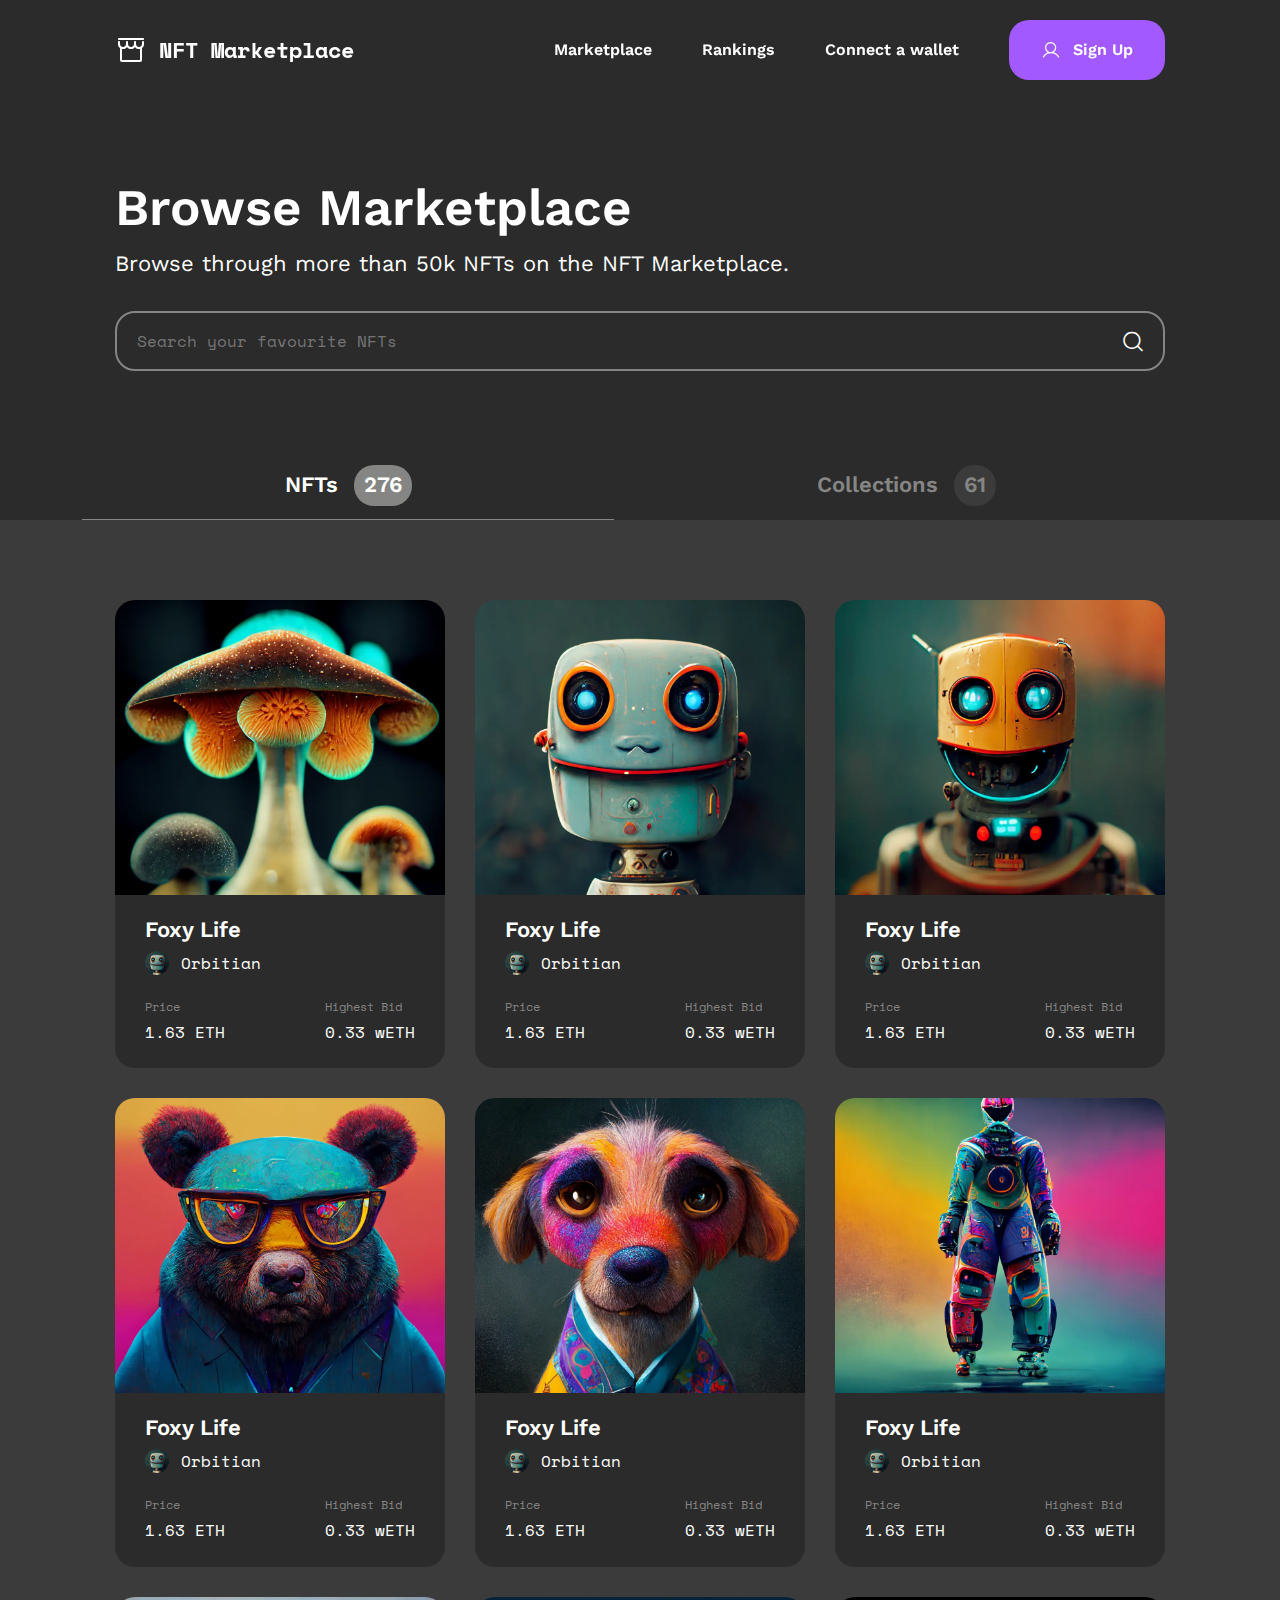
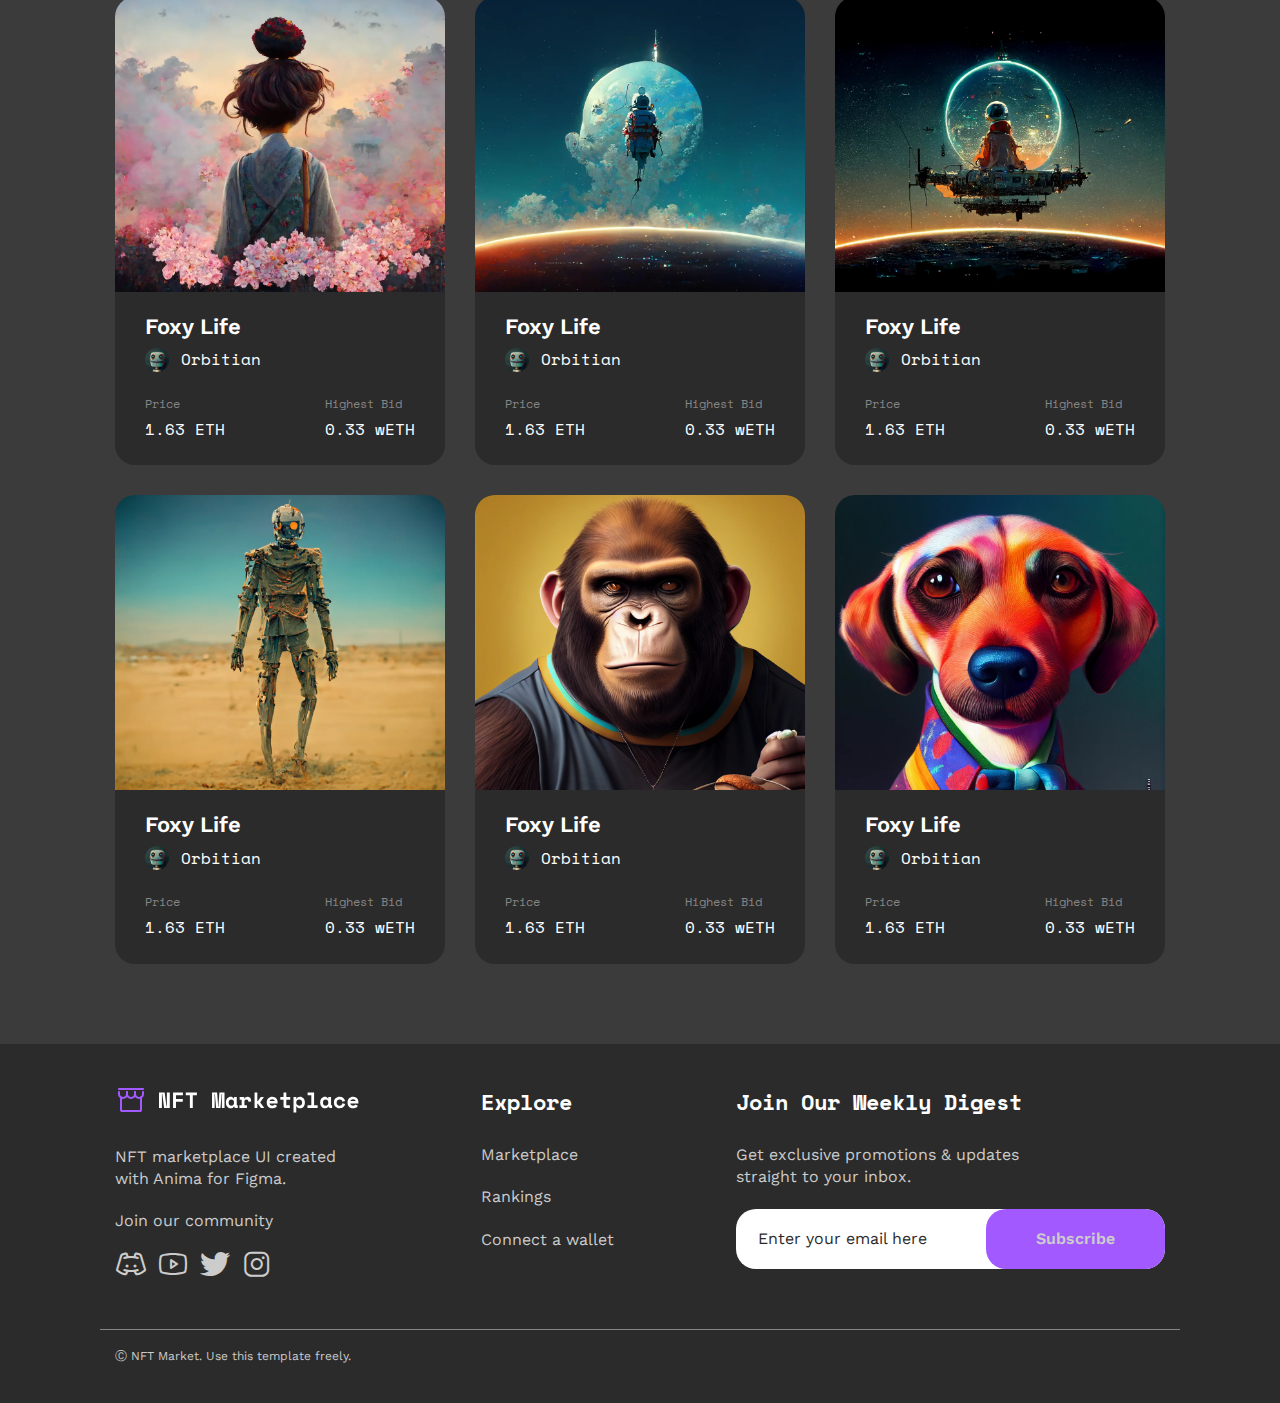
<file: marketplace.html>
<!DOCTYPE html>
<html lang="en">

<head>
	<title>Marketplace</title>
	<meta charset="UTF-8">
	<meta name="format-detection" content="telephone=no">
	<!-- <style>body{opacity: 0;}</style> -->
	<link rel="stylesheet" href="css/style.min.css?_v=20230202151829">
	<link rel="shortcut icon" href="favicon.ico">
	<!-- <meta name="robots" content="noindex, nofollow"> -->
	<meta name="viewport" content="width=device-width, initial-scale=1.0">
</head>

<body>
	<div class="wrapper">
		<header data-lp class="header">
			<div class="header__container">
				<div class="header__logo-block">
					<a href="home.html" class="header__logo _icon-storefront space-mono space-mono_title-five">NFT Marketplace</a>
				</div>
				<div class="header__menu menu">
					<nav class="menu__body">
						<ul class="menu__list">
							<li class="menu__item"><a href="marketplace.html" class="menu__link work-sans work-sans_base-body">Marketplace</a></li>
							<li class="menu__item"><a href="rankings.html" class="menu__link work-sans work-sans_base-body">Rankings</a></li>
							<li class="menu__item"><a href="connect-wallet.html" class="menu__link work-sans work-sans_base-body">Connect a wallet</a>
							</li>
						</ul>
					</nav>
				</div>
				<div class="header__active">
					<button data-da=".menu__body, 480" data-ripple type="button" class="header__button button button_standard _icon-user">Sign Up</button>
					<button type="button" class="icon-menu"><span></span></button>
				</div>
			</div>
		</header>
		<main class="marketplace">
			<section class="marketplace__search search-marketplace">
				<div class="search-marketplace__container">
					<div class="search-marketplace__content">
						<h1 class="search-marketplace__title work-sans work-sans_title-two">Browse Marketplace</h1>
						<p class="search-marketplace__text work-sans work-sans_title-null">Browse through more than 50k NFTs
							on the NFT Marketplace.</p>
					</div>
					<form action="#" method="get" class="search-marketplace__search search-search-marketplace">
						<div class="search-search-marketplace__body">
							<input data-required type="text" name="form[]" data-error="Error" placeholder="Search your favourite NFTs" class="search-search-marketplace__input input">
							<button type="submit" class="search-search-marketplace__button _icon-magnifyingglass"></button>
						</div>
					</form>
				</div>
			</section>
			<section class="marketplace__collections collections-marketplace">
				<div data-tabs class="collections-marketplace__tabs">
					<div class="collections-marketplace__container">
						<nav data-watch data-tabs-titles class="collections-marketplace__navigation">
							<button type="button" class="collections-marketplace__title work-sans work-sans_title-five _tab-active">NFTs<span data-digits-counter>302</span></button>
							<button type="button" class="collections-marketplace__title work-sans work-sans_title-five">Collections<span data-digits-counter>67</span></button>
						</nav>
					</div>
					<div data-tabs-body class="collections-marketplace__content">
						<div class="collections-marketplace__body body-collections-marketplace">
							<div class="body-collections-marketplace__container">
								<div class="body-collections-marketplace__content">
									<article class="body-collections-marketplace__item item-collection">
										<div data-gallery class="item-collection__image-block">
											<a href="img/collections-marketplace/image-1.png" class="item-collection__image-ibg"><picture><source srcset="img/collections-marketplace/image-1.webp" type="image/webp"><img src="img/collections-marketplace/image-1.png" alt="image"></picture></a>
										</div>
										<div class="item-collection__content-two">
											<h3 class="item-collection__headline work-sans work-sans_title-five">Foxy Life
											</h3>
											<a href="#" class="item-collection__avatars">
												<div class="item-collection__avatar-ibg"><picture><source srcset="img/avatars/avatar-placeholder-9.webp" type="image/webp"><img src="img/avatars/avatar-placeholder-9.png" alt="avatar"></picture></div>
												<p class="item-collection__text-avatar space-mono space-mono_base-body">
													Orbitian</p>
											</a>
											<div class="item-collection__price price-collection">
												<div class="price-collection__left">
													<h4 class="price-collection__headline space-mono">Price</h4>
													<p class="price-collection__number space-mono space-mono_base-body">
														1.63 ETH</p>
												</div>
												<div class="price-collection__right">
													<h4 class="price-collection__headline space-mono">Highest Bid</h4>
													<p class="price-collection__number space-mono space-mono_base-body">
														0.33 wETH</p>
												</div>
											</div>
										</div>
									</article>
									<article class="body-collections-marketplace__item item-collection">
										<div data-gallery class="item-collection__image-block">
											<a href="img/collections-marketplace/image-2.png" class="item-collection__image-ibg"><picture><source srcset="img/collections-marketplace/image-2.webp" type="image/webp"><img src="img/collections-marketplace/image-2.png" alt="image"></picture></a>
										</div>
										<div class="item-collection__content-two">
											<h3 class="item-collection__headline work-sans work-sans_title-five">Foxy Life
											</h3>
											<a href="#" class="item-collection__avatars">
												<div class="item-collection__avatar-ibg"><picture><source srcset="img/avatars/avatar-placeholder-9.webp" type="image/webp"><img src="img/avatars/avatar-placeholder-9.png" alt="avatar"></picture></div>
												<p class="item-collection__text-avatar space-mono space-mono_base-body">
													Orbitian</p>
											</a>
											<div class="item-collection__price price-collection">
												<div class="price-collection__left">
													<h4 class="price-collection__headline space-mono">Price</h4>
													<p class="price-collection__number space-mono space-mono_base-body">
														1.63 ETH</p>
												</div>
												<div class="price-collection__right">
													<h4 class="price-collection__headline space-mono">Highest Bid</h4>
													<p class="price-collection__number space-mono space-mono_base-body">
														0.33 wETH</p>
												</div>
											</div>
										</div>
									</article>
									<article class="body-collections-marketplace__item item-collection">
										<div data-gallery class="item-collection__image-block">
											<a href="img/collections-marketplace/image-3.png" class="item-collection__image-ibg"><picture><source srcset="img/collections-marketplace/image-3.webp" type="image/webp"><img src="img/collections-marketplace/image-3.png" alt="image"></picture></a>
										</div>
										<div class="item-collection__content-two">
											<h3 class="item-collection__headline work-sans work-sans_title-five">Foxy Life
											</h3>
											<a href="#" class="item-collection__avatars">
												<div class="item-collection__avatar-ibg"><picture><source srcset="img/avatars/avatar-placeholder-9.webp" type="image/webp"><img src="img/avatars/avatar-placeholder-9.png" alt="avatar"></picture></div>
												<p class="item-collection__text-avatar space-mono space-mono_base-body">
													Orbitian</p>
											</a>
											<div class="item-collection__price price-collection">
												<div class="price-collection__left">
													<h4 class="price-collection__headline space-mono">Price</h4>
													<p class="price-collection__number space-mono space-mono_base-body">
														1.63 ETH</p>
												</div>
												<div class="price-collection__right">
													<h4 class="price-collection__headline space-mono">Highest Bid</h4>
													<p class="price-collection__number space-mono space-mono_base-body">
														0.33 wETH</p>
												</div>
											</div>
										</div>
									</article>
									<article class="body-collections-marketplace__item item-collection">
										<div data-gallery class="item-collection__image-block">
											<a href="img/collections-marketplace/image-4.png" class="item-collection__image-ibg"><picture><source srcset="img/collections-marketplace/image-4.webp" type="image/webp"><img src="img/collections-marketplace/image-4.png" alt="image"></picture></a>
										</div>
										<div class="item-collection__content-two">
											<h3 class="item-collection__headline work-sans work-sans_title-five">Foxy Life
											</h3>
											<a href="#" class="item-collection__avatars">
												<div class="item-collection__avatar-ibg"><picture><source srcset="img/avatars/avatar-placeholder-9.webp" type="image/webp"><img src="img/avatars/avatar-placeholder-9.png" alt="avatar"></picture></div>
												<p class="item-collection__text-avatar space-mono space-mono_base-body">
													Orbitian</p>
											</a>
											<div class="item-collection__price price-collection">
												<div class="price-collection__left">
													<h4 class="price-collection__headline space-mono">Price</h4>
													<p class="price-collection__number space-mono space-mono_base-body">
														1.63 ETH</p>
												</div>
												<div class="price-collection__right">
													<h4 class="price-collection__headline space-mono">Highest Bid</h4>
													<p class="price-collection__number space-mono space-mono_base-body">
														0.33 wETH</p>
												</div>
											</div>
										</div>
									</article>
									<article class="body-collections-marketplace__item item-collection">
										<div data-gallery class="item-collection__image-block">
											<a href="img/collections-marketplace/image-5.png" class="item-collection__image-ibg"><picture><source srcset="img/collections-marketplace/image-5.webp" type="image/webp"><img src="img/collections-marketplace/image-5.png" alt="image"></picture></a>
										</div>
										<div class="item-collection__content-two">
											<h3 class="item-collection__headline work-sans work-sans_title-five">Foxy Life
											</h3>
											<a href="#" class="item-collection__avatars">
												<div class="item-collection__avatar-ibg"><picture><source srcset="img/avatars/avatar-placeholder-9.webp" type="image/webp"><img src="img/avatars/avatar-placeholder-9.png" alt="avatar"></picture></div>
												<p class="item-collection__text-avatar space-mono space-mono_base-body">
													Orbitian</p>
											</a>
											<div class="item-collection__price price-collection">
												<div class="price-collection__left">
													<h4 class="price-collection__headline space-mono">Price</h4>
													<p class="price-collection__number space-mono space-mono_base-body">
														1.63 ETH</p>
												</div>
												<div class="price-collection__right">
													<h4 class="price-collection__headline space-mono">Highest Bid</h4>
													<p class="price-collection__number space-mono space-mono_base-body">
														0.33 wETH</p>
												</div>
											</div>
										</div>
									</article>
									<article class="body-collections-marketplace__item item-collection">
										<div data-gallery class="item-collection__image-block">
											<a href="img/collections-marketplace/image-6.png" class="item-collection__image-ibg"><picture><source srcset="img/collections-marketplace/image-6.webp" type="image/webp"><img src="img/collections-marketplace/image-6.png" alt="image"></picture></a>
										</div>
										<div class="item-collection__content-two">
											<h3 class="item-collection__headline work-sans work-sans_title-five">Foxy Life
											</h3>
											<a href="#" class="item-collection__avatars">
												<div class="item-collection__avatar-ibg"><picture><source srcset="img/avatars/avatar-placeholder-9.webp" type="image/webp"><img src="img/avatars/avatar-placeholder-9.png" alt="avatar"></picture></div>
												<p class="item-collection__text-avatar space-mono space-mono_base-body">
													Orbitian</p>
											</a>
											<div class="item-collection__price price-collection">
												<div class="price-collection__left">
													<h4 class="price-collection__headline space-mono">Price</h4>
													<p class="price-collection__number space-mono space-mono_base-body">
														1.63 ETH</p>
												</div>
												<div class="price-collection__right">
													<h4 class="price-collection__headline space-mono">Highest Bid</h4>
													<p class="price-collection__number space-mono space-mono_base-body">
														0.33 wETH</p>
												</div>
											</div>
										</div>
									</article>
									<article class="body-collections-marketplace__item item-collection">
										<div data-gallery class="item-collection__image-block">
											<a href="img/collections-marketplace/image-7.png" class="item-collection__image-ibg"><picture><source srcset="img/collections-marketplace/image-7.webp" type="image/webp"><img src="img/collections-marketplace/image-7.png" alt="image"></picture></a>
										</div>
										<div class="item-collection__content-two">
											<h3 class="item-collection__headline work-sans work-sans_title-five">Foxy Life
											</h3>
											<a href="#" class="item-collection__avatars">
												<div class="item-collection__avatar-ibg"><picture><source srcset="img/avatars/avatar-placeholder-9.webp" type="image/webp"><img src="img/avatars/avatar-placeholder-9.png" alt="avatar"></picture></div>
												<p class="item-collection__text-avatar space-mono space-mono_base-body">
													Orbitian</p>
											</a>
											<div class="item-collection__price price-collection">
												<div class="price-collection__left">
													<h4 class="price-collection__headline space-mono">Price</h4>
													<p class="price-collection__number space-mono space-mono_base-body">
														1.63 ETH</p>
												</div>
												<div class="price-collection__right">
													<h4 class="price-collection__headline space-mono">Highest Bid</h4>
													<p class="price-collection__number space-mono space-mono_base-body">
														0.33 wETH</p>
												</div>
											</div>
										</div>
									</article>
									<article class="body-collections-marketplace__item item-collection">
										<div data-gallery class="item-collection__image-block">
											<a href="img/collections-marketplace/image-8.png" class="item-collection__image-ibg"><picture><source srcset="img/collections-marketplace/image-8.webp" type="image/webp"><img src="img/collections-marketplace/image-8.png" alt="image"></picture></a>
										</div>
										<div class="item-collection__content-two">
											<h3 class="item-collection__headline work-sans work-sans_title-five">Foxy Life
											</h3>
											<a href="#" class="item-collection__avatars">
												<div class="item-collection__avatar-ibg"><picture><source srcset="img/avatars/avatar-placeholder-9.webp" type="image/webp"><img src="img/avatars/avatar-placeholder-9.png" alt="avatar"></picture></div>
												<p class="item-collection__text-avatar space-mono space-mono_base-body">
													Orbitian</p>
											</a>
											<div class="item-collection__price price-collection">
												<div class="price-collection__left">
													<h4 class="price-collection__headline space-mono">Price</h4>
													<p class="price-collection__number space-mono space-mono_base-body">
														1.63 ETH</p>
												</div>
												<div class="price-collection__right">
													<h4 class="price-collection__headline space-mono">Highest Bid</h4>
													<p class="price-collection__number space-mono space-mono_base-body">
														0.33 wETH</p>
												</div>
											</div>
										</div>
									</article>
									<article class="body-collections-marketplace__item item-collection">
										<div data-gallery class="item-collection__image-block">
											<a href="img/collections-marketplace/image-9.png" class="item-collection__image-ibg"><picture><source srcset="img/collections-marketplace/image-9.webp" type="image/webp"><img src="img/collections-marketplace/image-9.png" alt="image"></picture></a>
										</div>
										<div class="item-collection__content-two">
											<h3 class="item-collection__headline work-sans work-sans_title-five">Foxy Life
											</h3>
											<a href="#" class="item-collection__avatars">
												<div class="item-collection__avatar-ibg"><picture><source srcset="img/avatars/avatar-placeholder-9.webp" type="image/webp"><img src="img/avatars/avatar-placeholder-9.png" alt="avatar"></picture></div>
												<p class="item-collection__text-avatar space-mono space-mono_base-body">
													Orbitian</p>
											</a>
											<div class="item-collection__price price-collection">
												<div class="price-collection__left">
													<h4 class="price-collection__headline space-mono">Price</h4>
													<p class="price-collection__number space-mono space-mono_base-body">
														1.63 ETH</p>
												</div>
												<div class="price-collection__right">
													<h4 class="price-collection__headline space-mono">Highest Bid</h4>
													<p class="price-collection__number space-mono space-mono_base-body">
														0.33 wETH</p>
												</div>
											</div>
										</div>
									</article>
									<article class="body-collections-marketplace__item item-collection">
										<div data-gallery class="item-collection__image-block">
											<a href="img/collections-marketplace/image-10.png" class="item-collection__image-ibg"><picture><source srcset="img/collections-marketplace/image-10.webp" type="image/webp"><img src="img/collections-marketplace/image-10.png" alt="image"></picture></a>
										</div>
										<div class="item-collection__content-two">
											<h3 class="item-collection__headline work-sans work-sans_title-five">Foxy Life
											</h3>
											<a href="#" class="item-collection__avatars">
												<div class="item-collection__avatar-ibg"><picture><source srcset="img/avatars/avatar-placeholder-9.webp" type="image/webp"><img src="img/avatars/avatar-placeholder-9.png" alt="avatar"></picture></div>
												<p class="item-collection__text-avatar space-mono space-mono_base-body">
													Orbitian</p>
											</a>
											<div class="item-collection__price price-collection">
												<div class="price-collection__left">
													<h4 class="price-collection__headline space-mono">Price</h4>
													<p class="price-collection__number space-mono space-mono_base-body">
														1.63 ETH</p>
												</div>
												<div class="price-collection__right">
													<h4 class="price-collection__headline space-mono">Highest Bid</h4>
													<p class="price-collection__number space-mono space-mono_base-body">
														0.33 wETH</p>
												</div>
											</div>
										</div>
									</article>
									<article class="body-collections-marketplace__item item-collection">
										<div data-gallery class="item-collection__image-block">
											<a href="img/collections-marketplace/image-11.png" class="item-collection__image-ibg"><picture><source srcset="img/collections-marketplace/image-11.webp" type="image/webp"><img src="img/collections-marketplace/image-11.png" alt="image"></picture></a>
										</div>
										<div class="item-collection__content-two">
											<h3 class="item-collection__headline work-sans work-sans_title-five">Foxy Life
											</h3>
											<a href="#" class="item-collection__avatars">
												<div class="item-collection__avatar-ibg"><picture><source srcset="img/avatars/avatar-placeholder-9.webp" type="image/webp"><img src="img/avatars/avatar-placeholder-9.png" alt="avatar"></picture></div>
												<p class="item-collection__text-avatar space-mono space-mono_base-body">
													Orbitian</p>
											</a>
											<div class="item-collection__price price-collection">
												<div class="price-collection__left">
													<h4 class="price-collection__headline space-mono">Price</h4>
													<p class="price-collection__number space-mono space-mono_base-body">
														1.63 ETH</p>
												</div>
												<div class="price-collection__right">
													<h4 class="price-collection__headline space-mono">Highest Bid</h4>
													<p class="price-collection__number space-mono space-mono_base-body">
														0.33 wETH</p>
												</div>
											</div>
										</div>
									</article>
									<article class="body-collections-marketplace__item item-collection">
										<div data-gallery class="item-collection__image-block">
											<a href="img/collections-marketplace/image-12.png" class="item-collection__image-ibg"><picture><source srcset="img/collections-marketplace/image-12.webp" type="image/webp"><img src="img/collections-marketplace/image-12.png" alt="image"></picture></a>
										</div>
										<div class="item-collection__content-two">
											<h3 class="item-collection__headline work-sans work-sans_title-five">Foxy Life
											</h3>
											<a href="#" class="item-collection__avatars">
												<div class="item-collection__avatar-ibg"><picture><source srcset="img/avatars/avatar-placeholder-9.webp" type="image/webp"><img src="img/avatars/avatar-placeholder-9.png" alt="avatar"></picture></div>
												<p class="item-collection__text-avatar space-mono space-mono_base-body">
													Orbitian</p>
											</a>
											<div class="item-collection__price price-collection">
												<div class="price-collection__left">
													<h4 class="price-collection__headline space-mono">Price</h4>
													<p class="price-collection__number space-mono space-mono_base-body">
														1.63 ETH</p>
												</div>
												<div class="price-collection__right">
													<h4 class="price-collection__headline space-mono">Highest Bid</h4>
													<p class="price-collection__number space-mono space-mono_base-body">
														0.33 wETH</p>
												</div>
											</div>
										</div>
									</article>
								</div>
							</div>
						</div>
						<div class="collections-marketplace__body body-collections-marketplace">
							<div class="body-collections-marketplace__container">
								<div class="body-collections-marketplace__content">
									<article class="body-collections-marketplace__item item-collection">
										<div data-gallery class="item-collection__image-block">
											<a href="img/collections-marketplace/image-2.png" class="item-collection__image-ibg"><picture><source srcset="img/collections-marketplace/image-2.webp" type="image/webp"><img src="img/collections-marketplace/image-2.png" alt="image"></picture></a>
										</div>
										<div class="item-collection__content-two">
											<h3 class="item-collection__headline work-sans work-sans_title-five">Foxy Life
											</h3>
											<a href="#" class="item-collection__avatars">
												<div class="item-collection__avatar-ibg"><picture><source srcset="img/avatars/avatar-placeholder-9.webp" type="image/webp"><img src="img/avatars/avatar-placeholder-9.png" alt="avatar"></picture></div>
												<p class="item-collection__text-avatar space-mono space-mono_base-body">
													Orbitian</p>
											</a>
											<div class="item-collection__price price-collection">
												<div class="price-collection__left">
													<h4 class="price-collection__headline space-mono">Price</h4>
													<p class="price-collection__number space-mono space-mono_base-body">
														1.63 ETH</p>
												</div>
												<div class="price-collection__right">
													<h4 class="price-collection__headline space-mono">Highest Bid</h4>
													<p class="price-collection__number space-mono space-mono_base-body">
														0.33 wETH</p>
												</div>
											</div>
										</div>
									</article>
									<article class="body-collections-marketplace__item item-collection">
										<div data-gallery class="item-collection__image-block">
											<a href="img/collections-marketplace/image-2.png" class="item-collection__image-ibg"><picture><source srcset="img/collections-marketplace/image-2.webp" type="image/webp"><img src="img/collections-marketplace/image-2.png" alt="image"></picture></a>
										</div>
										<div class="item-collection__content-two">
											<h3 class="item-collection__headline work-sans work-sans_title-five">Foxy Life
											</h3>
											<a href="#" class="item-collection__avatars">
												<div class="item-collection__avatar-ibg"><picture><source srcset="img/avatars/avatar-placeholder-9.webp" type="image/webp"><img src="img/avatars/avatar-placeholder-9.png" alt="avatar"></picture></div>
												<p class="item-collection__text-avatar space-mono space-mono_base-body">
													Orbitian</p>
											</a>
											<div class="item-collection__price price-collection">
												<div class="price-collection__left">
													<h4 class="price-collection__headline space-mono">Price</h4>
													<p class="price-collection__number space-mono space-mono_base-body">
														1.63 ETH</p>
												</div>
												<div class="price-collection__right">
													<h4 class="price-collection__headline space-mono">Highest Bid</h4>
													<p class="price-collection__number space-mono space-mono_base-body">
														0.33 wETH</p>
												</div>
											</div>
										</div>
									</article>
									<article class="body-collections-marketplace__item item-collection">
										<div data-gallery class="item-collection__image-block">
											<a href="img/collections-marketplace/image-3.png" class="item-collection__image-ibg"><picture><source srcset="img/collections-marketplace/image-3.webp" type="image/webp"><img src="img/collections-marketplace/image-3.png" alt="image"></picture></a>
										</div>
										<div class="item-collection__content-two">
											<h3 class="item-collection__headline work-sans work-sans_title-five">Foxy Life
											</h3>
											<a href="#" class="item-collection__avatars">
												<div class="item-collection__avatar-ibg"><picture><source srcset="img/avatars/avatar-placeholder-9.webp" type="image/webp"><img src="img/avatars/avatar-placeholder-9.png" alt="avatar"></picture></div>
												<p class="item-collection__text-avatar space-mono space-mono_base-body">
													Orbitian</p>
											</a>
											<div class="item-collection__price price-collection">
												<div class="price-collection__left">
													<h4 class="price-collection__headline space-mono">Price</h4>
													<p class="price-collection__number space-mono space-mono_base-body">
														1.63 ETH</p>
												</div>
												<div class="price-collection__right">
													<h4 class="price-collection__headline space-mono">Highest Bid</h4>
													<p class="price-collection__number space-mono space-mono_base-body">
														0.33 wETH</p>
												</div>
											</div>
										</div>
									</article>
									<article class="body-collections-marketplace__item item-collection">
										<div data-gallery class="item-collection__image-block">
											<a href="img/collections-marketplace/image-4.png" class="item-collection__image-ibg"><picture><source srcset="img/collections-marketplace/image-4.webp" type="image/webp"><img src="img/collections-marketplace/image-4.png" alt="image"></picture></a>
										</div>
										<div class="item-collection__content-two">
											<h3 class="item-collection__headline work-sans work-sans_title-five">Foxy Life
											</h3>
											<a href="#" class="item-collection__avatars">
												<div class="item-collection__avatar-ibg"><picture><source srcset="img/avatars/avatar-placeholder-9.webp" type="image/webp"><img src="img/avatars/avatar-placeholder-9.png" alt="avatar"></picture></div>
												<p class="item-collection__text-avatar space-mono space-mono_base-body">
													Orbitian</p>
											</a>
											<div class="item-collection__price price-collection">
												<div class="price-collection__left">
													<h4 class="price-collection__headline space-mono">Price</h4>
													<p class="price-collection__number space-mono space-mono_base-body">
														1.63 ETH</p>
												</div>
												<div class="price-collection__right">
													<h4 class="price-collection__headline space-mono">Highest Bid</h4>
													<p class="price-collection__number space-mono space-mono_base-body">
														0.33 wETH</p>
												</div>
											</div>
										</div>
									</article>
									<article class="body-collections-marketplace__item item-collection">
										<div data-gallery class="item-collection__image-block">
											<a href="img/collections-marketplace/image-5.png" class="item-collection__image-ibg"><picture><source srcset="img/collections-marketplace/image-5.webp" type="image/webp"><img src="img/collections-marketplace/image-5.png" alt="image"></picture></a>
										</div>
										<div class="item-collection__content-two">
											<h3 class="item-collection__headline work-sans work-sans_title-five">Foxy Life
											</h3>
											<a href="#" class="item-collection__avatars">
												<div class="item-collection__avatar-ibg"><picture><source srcset="img/avatars/avatar-placeholder-9.webp" type="image/webp"><img src="img/avatars/avatar-placeholder-9.png" alt="avatar"></picture></div>
												<p class="item-collection__text-avatar space-mono space-mono_base-body">
													Orbitian</p>
											</a>
											<div class="item-collection__price price-collection">
												<div class="price-collection__left">
													<h4 class="price-collection__headline space-mono">Price</h4>
													<p class="price-collection__number space-mono space-mono_base-body">
														1.63 ETH</p>
												</div>
												<div class="price-collection__right">
													<h4 class="price-collection__headline space-mono">Highest Bid</h4>
													<p class="price-collection__number space-mono space-mono_base-body">
														0.33 wETH</p>
												</div>
											</div>
										</div>
									</article>
									<article class="body-collections-marketplace__item item-collection">
										<div data-gallery class="item-collection__image-block">
											<a href="img/collections-marketplace/image-6.png" class="item-collection__image-ibg"><picture><source srcset="img/collections-marketplace/image-6.webp" type="image/webp"><img src="img/collections-marketplace/image-6.png" alt="image"></picture></a>
										</div>
										<div class="item-collection__content-two">
											<h3 class="item-collection__headline work-sans work-sans_title-five">Foxy Life
											</h3>
											<a href="#" class="item-collection__avatars">
												<div class="item-collection__avatar-ibg"><picture><source srcset="img/avatars/avatar-placeholder-9.webp" type="image/webp"><img src="img/avatars/avatar-placeholder-9.png" alt="avatar"></picture></div>
												<p class="item-collection__text-avatar space-mono space-mono_base-body">
													Orbitian</p>
											</a>
											<div class="item-collection__price price-collection">
												<div class="price-collection__left">
													<h4 class="price-collection__headline space-mono">Price</h4>
													<p class="price-collection__number space-mono space-mono_base-body">
														1.63 ETH</p>
												</div>
												<div class="price-collection__right">
													<h4 class="price-collection__headline space-mono">Highest Bid</h4>
													<p class="price-collection__number space-mono space-mono_base-body">
														0.33 wETH</p>
												</div>
											</div>
										</div>
									</article>
									<article class="body-collections-marketplace__item item-collection">
										<div data-gallery class="item-collection__image-block">
											<a href="img/collections-marketplace/image-7.png" class="item-collection__image-ibg"><picture><source srcset="img/collections-marketplace/image-7.webp" type="image/webp"><img src="img/collections-marketplace/image-7.png" alt="image"></picture></a>
										</div>
										<div class="item-collection__content-two">
											<h3 class="item-collection__headline work-sans work-sans_title-five">Foxy Life
											</h3>
											<a href="#" class="item-collection__avatars">
												<div class="item-collection__avatar-ibg"><picture><source srcset="img/avatars/avatar-placeholder-9.webp" type="image/webp"><img src="img/avatars/avatar-placeholder-9.png" alt="avatar"></picture></div>
												<p class="item-collection__text-avatar space-mono space-mono_base-body">
													Orbitian</p>
											</a>
											<div class="item-collection__price price-collection">
												<div class="price-collection__left">
													<h4 class="price-collection__headline space-mono">Price</h4>
													<p class="price-collection__number space-mono space-mono_base-body">
														1.63 ETH</p>
												</div>
												<div class="price-collection__right">
													<h4 class="price-collection__headline space-mono">Highest Bid</h4>
													<p class="price-collection__number space-mono space-mono_base-body">
														0.33 wETH</p>
												</div>
											</div>
										</div>
									</article>
									<article class="body-collections-marketplace__item item-collection">
										<div data-gallery class="item-collection__image-block">
											<a href="img/collections-marketplace/image-8.png" class="item-collection__image-ibg"><picture><source srcset="img/collections-marketplace/image-8.webp" type="image/webp"><img src="img/collections-marketplace/image-8.png" alt="image"></picture></a>
										</div>
										<div class="item-collection__content-two">
											<h3 class="item-collection__headline work-sans work-sans_title-five">Foxy Life
											</h3>
											<a href="#" class="item-collection__avatars">
												<div class="item-collection__avatar-ibg"><picture><source srcset="img/avatars/avatar-placeholder-9.webp" type="image/webp"><img src="img/avatars/avatar-placeholder-9.png" alt="avatar"></picture></div>
												<p class="item-collection__text-avatar space-mono space-mono_base-body">
													Orbitian</p>
											</a>
											<div class="item-collection__price price-collection">
												<div class="price-collection__left">
													<h4 class="price-collection__headline space-mono">Price</h4>
													<p class="price-collection__number space-mono space-mono_base-body">
														1.63 ETH</p>
												</div>
												<div class="price-collection__right">
													<h4 class="price-collection__headline space-mono">Highest Bid</h4>
													<p class="price-collection__number space-mono space-mono_base-body">
														0.33 wETH</p>
												</div>
											</div>
										</div>
									</article>
									<article class="body-collections-marketplace__item item-collection">
										<div data-gallery class="item-collection__image-block">
											<a href="img/collections-marketplace/image-9.png" class="item-collection__image-ibg"><picture><source srcset="img/collections-marketplace/image-9.webp" type="image/webp"><img src="img/collections-marketplace/image-9.png" alt="image"></picture></a>
										</div>
										<div class="item-collection__content-two">
											<h3 class="item-collection__headline work-sans work-sans_title-five">Foxy Life
											</h3>
											<a href="#" class="item-collection__avatars">
												<div class="item-collection__avatar-ibg"><picture><source srcset="img/avatars/avatar-placeholder-9.webp" type="image/webp"><img src="img/avatars/avatar-placeholder-9.png" alt="avatar"></picture></div>
												<p class="item-collection__text-avatar space-mono space-mono_base-body">
													Orbitian</p>
											</a>
											<div class="item-collection__price price-collection">
												<div class="price-collection__left">
													<h4 class="price-collection__headline space-mono">Price</h4>
													<p class="price-collection__number space-mono space-mono_base-body">
														1.63 ETH</p>
												</div>
												<div class="price-collection__right">
													<h4 class="price-collection__headline space-mono">Highest Bid</h4>
													<p class="price-collection__number space-mono space-mono_base-body">
														0.33 wETH</p>
												</div>
											</div>
										</div>
									</article>
									<article class="body-collections-marketplace__item item-collection">
										<div data-gallery class="item-collection__image-block">
											<a href="img/collections-marketplace/image-10.png" class="item-collection__image-ibg"><picture><source srcset="img/collections-marketplace/image-10.webp" type="image/webp"><img src="img/collections-marketplace/image-10.png" alt="image"></picture></a>
										</div>
										<div class="item-collection__content-two">
											<h3 class="item-collection__headline work-sans work-sans_title-five">Foxy Life
											</h3>
											<a href="#" class="item-collection__avatars">
												<div class="item-collection__avatar-ibg"><picture><source srcset="img/avatars/avatar-placeholder-9.webp" type="image/webp"><img src="img/avatars/avatar-placeholder-9.png" alt="avatar"></picture></div>
												<p class="item-collection__text-avatar space-mono space-mono_base-body">
													Orbitian</p>
											</a>
											<div class="item-collection__price price-collection">
												<div class="price-collection__left">
													<h4 class="price-collection__headline space-mono">Price</h4>
													<p class="price-collection__number space-mono space-mono_base-body">
														1.63 ETH</p>
												</div>
												<div class="price-collection__right">
													<h4 class="price-collection__headline space-mono">Highest Bid</h4>
													<p class="price-collection__number space-mono space-mono_base-body">
														0.33 wETH</p>
												</div>
											</div>
										</div>
									</article>
									<article class="body-collections-marketplace__item item-collection">
										<div data-gallery class="item-collection__image-block">
											<a href="img/collections-marketplace/image-11.png" class="item-collection__image-ibg"><picture><source srcset="img/collections-marketplace/image-11.webp" type="image/webp"><img src="img/collections-marketplace/image-11.png" alt="image"></picture></a>
										</div>
										<div class="item-collection__content-two">
											<h3 class="item-collection__headline work-sans work-sans_title-five">Foxy Life
											</h3>
											<a href="#" class="item-collection__avatars">
												<div class="item-collection__avatar-ibg"><picture><source srcset="img/avatars/avatar-placeholder-9.webp" type="image/webp"><img src="img/avatars/avatar-placeholder-9.png" alt="avatar"></picture></div>
												<p class="item-collection__text-avatar space-mono space-mono_base-body">
													Orbitian</p>
											</a>
											<div class="item-collection__price price-collection">
												<div class="price-collection__left">
													<h4 class="price-collection__headline space-mono">Price</h4>
													<p class="price-collection__number space-mono space-mono_base-body">
														1.63 ETH</p>
												</div>
												<div class="price-collection__right">
													<h4 class="price-collection__headline space-mono">Highest Bid</h4>
													<p class="price-collection__number space-mono space-mono_base-body">
														0.33 wETH</p>
												</div>
											</div>
										</div>
									</article>
									<article class="body-collections-marketplace__item item-collection">
										<div data-gallery class="item-collection__image-block">
											<a href="img/collections-marketplace/image-12.png" class="item-collection__image-ibg"><picture><source srcset="img/collections-marketplace/image-12.webp" type="image/webp"><img src="img/collections-marketplace/image-12.png" alt="image"></picture></a>
										</div>
										<div class="item-collection__content-two">
											<h3 class="item-collection__headline work-sans work-sans_title-five">Foxy Life
											</h3>
											<a href="#" class="item-collection__avatars">
												<div class="item-collection__avatar-ibg"><picture><source srcset="img/avatars/avatar-placeholder-9.webp" type="image/webp"><img src="img/avatars/avatar-placeholder-9.png" alt="avatar"></picture></div>
												<p class="item-collection__text-avatar space-mono space-mono_base-body">
													Orbitian</p>
											</a>
											<div class="item-collection__price price-collection">
												<div class="price-collection__left">
													<h4 class="price-collection__headline space-mono">Price</h4>
													<p class="price-collection__number space-mono space-mono_base-body">
														1.63 ETH</p>
												</div>
												<div class="price-collection__right">
													<h4 class="price-collection__headline space-mono">Highest Bid</h4>
													<p class="price-collection__number space-mono space-mono_base-body">
														0.33 wETH</p>
												</div>
											</div>
										</div>
									</article>
								</div>
							</div>
						</div>
					</div>
				</div>
			</section>
		</main>
		<footer class="footer">
			<div data-spollers="768,max" class="footer__top top-footer">
				<div class="top-footer__container">
					<div class="top-footer__column top-footer__column_1">
						<div class="top-footer__logo-block">
							<a href="home.html" class="top-footer__logo"><img src="img/logo.svg" alt="Logo"></a>
						</div>
						<p class="top-footer__text-top work-sans work-sans_base-body">NFT marketplace UI created with Anima for
							Figma.</p>
						<p class="top-footer__text-bottom work-sans work-sans_base-body">Join our community</p>
						<ul class="bottom-footer__list-social">
							<li class="bottom-footer__item-social"><a href="#" class="bottom-footer__link-social _icon-s-discord-logo"></a>
							</li>
							<li class="bottom-footer__item-social"><a href="https://www.youtube.com/" class="bottom-footer__link-social _icon-s-youtube-logo"></a>
							</li>
							<li class="bottom-footer__item-social"><a href="#" class="bottom-footer__link-social _icon-s-twitter"></a>
							</li>
							<li class="bottom-footer__item-social"><a href="#" class="bottom-footer__link-social _icon-s-instagram-logo"></a>
							</li>
						</ul>
					</div>
					<div class="top-footer__column top-footer__column_2">
						<div class="top-footer__content">
							<button type="button" data-spoller class="top-footer__title space-mono space-mono_title-five _icon-arrow-select">Explore</button>
							<nav class="top-footer__menu menu-footer">
								<ul class="menu-footer__list">
									<li class="menu-footer__item"><a href="marketplace.html" class="menu-footer__link work-sans work-sans_base-body">Marketplace</a></li>
									<li class="menu-footer__item"><a href="rankings.html" class="menu-footer__link work-sans work-sans_base-body">Rankings</a></li>
									<li class="menu-footer__item"><a href="connect-wallet.html" class="menu-footer__link work-sans work-sans_base-body">Connect a wallet</a></li>
								</ul>
							</nav>
						</div>
					</div>
					<div class="top-footer__column top-footer__column_3">
						<div class="top-footer__block">
							<button type="button" data-spoller class="top-footer__title space-mono space-mono_title-five _icon-arrow-select">Join our
								weekly digest</button>
							<div class="top-footer__body">
								<div class="top-footer__text-block">
									<p class="top-footer__text work-sans work-sans_base-body">Get exclusive promotions & updates
										straight
										to
										your inbox.</p>
								</div>
								<form class="top-footer__form form-top-footer" action="#" method="get">
									<div class="form-top-footer__item">
										<input data-required="email" autocomplete="off" type="text" name="form[]" data-error="Error" placeholder="Enter your email here" class="form-top-footer__input input work-sans work-sans_base-body">
										<button data-ripple type="submit" class="form-top-footer__button button button_standard _icon-envelopesimple-email">Subscribe</button>
									</div>
								</form>
							</div>
						</div>
					</div>
				</div>
			</div>
			<div class="footer__bottom bottom-footer">
				<div class="bottom-footer__container">
					<p class="bottom-footer__copyright work-sans">Ⓒ NFT Market. Use this template freely.</p>
				</div>
			</div>
		</footer>
	</div>
	<script src="js/app.min.js?_v=20230202151829"></script>
</body>

</html>
</file>
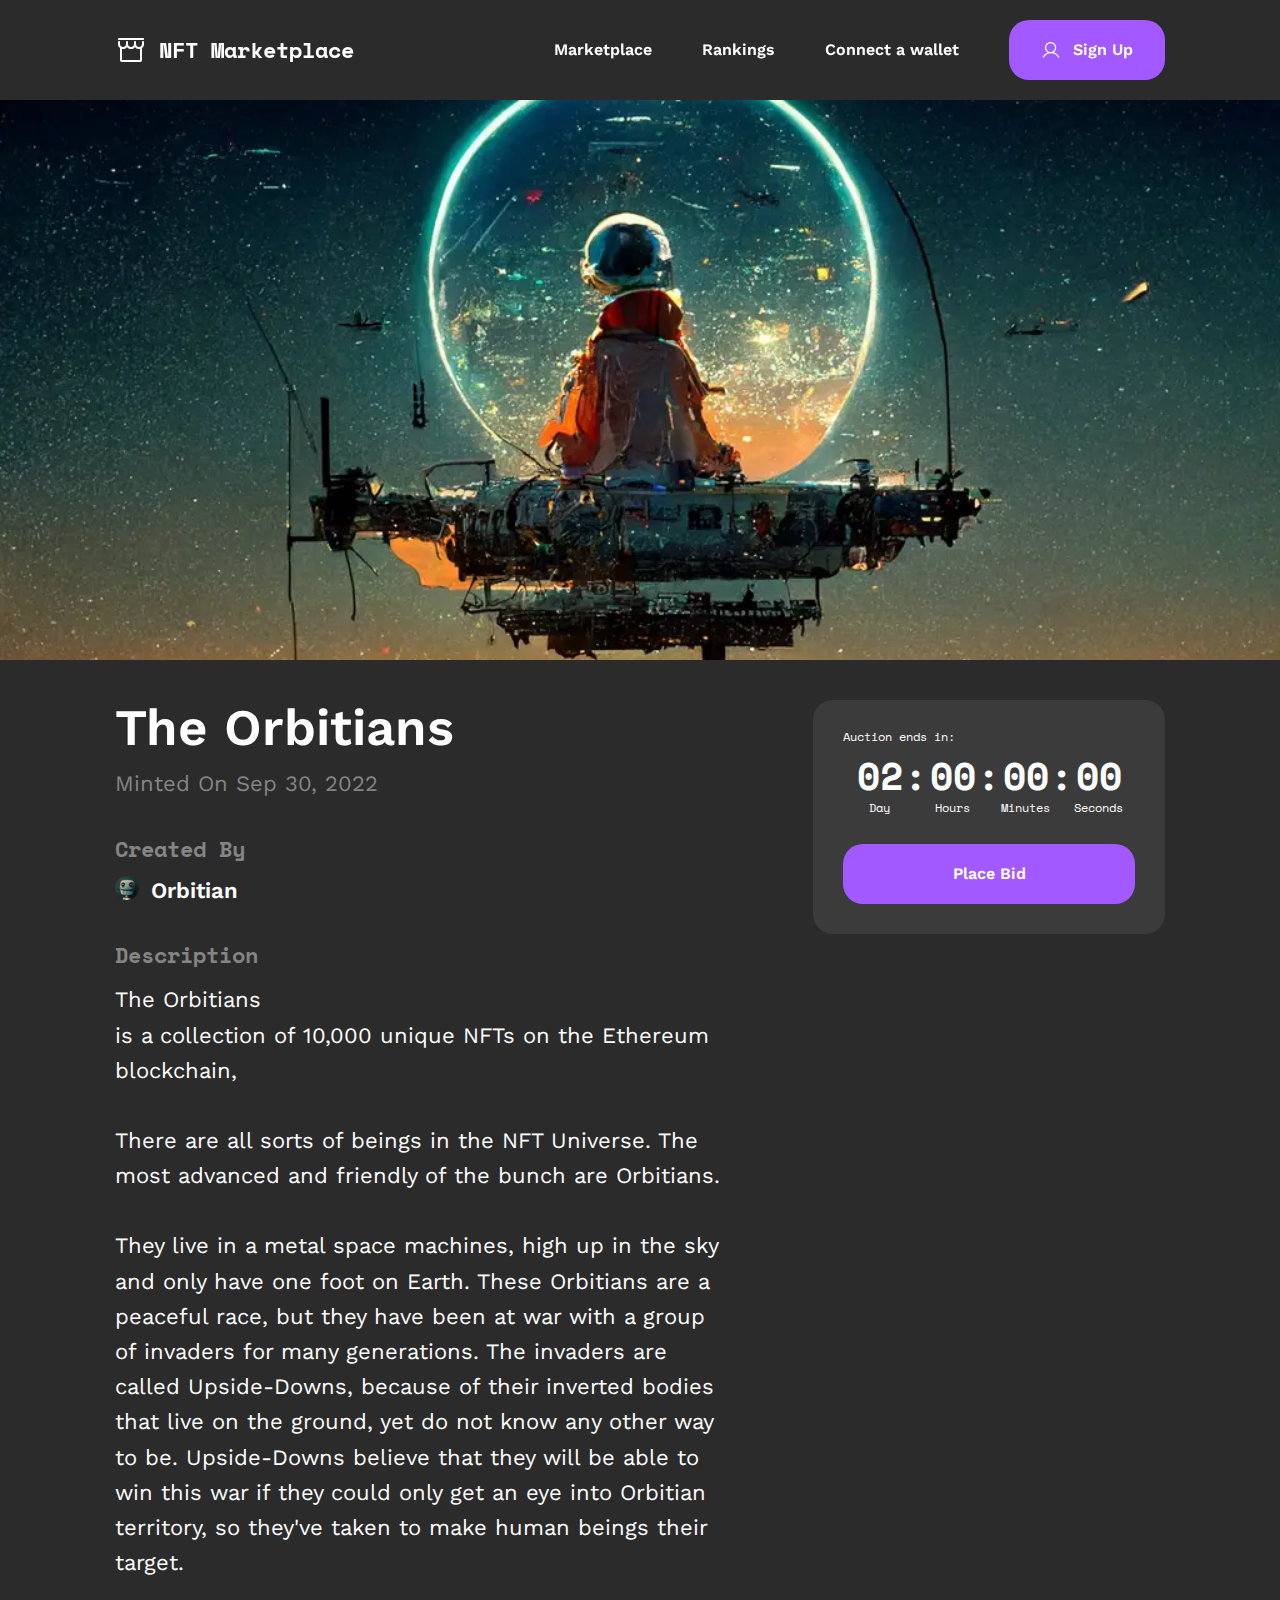
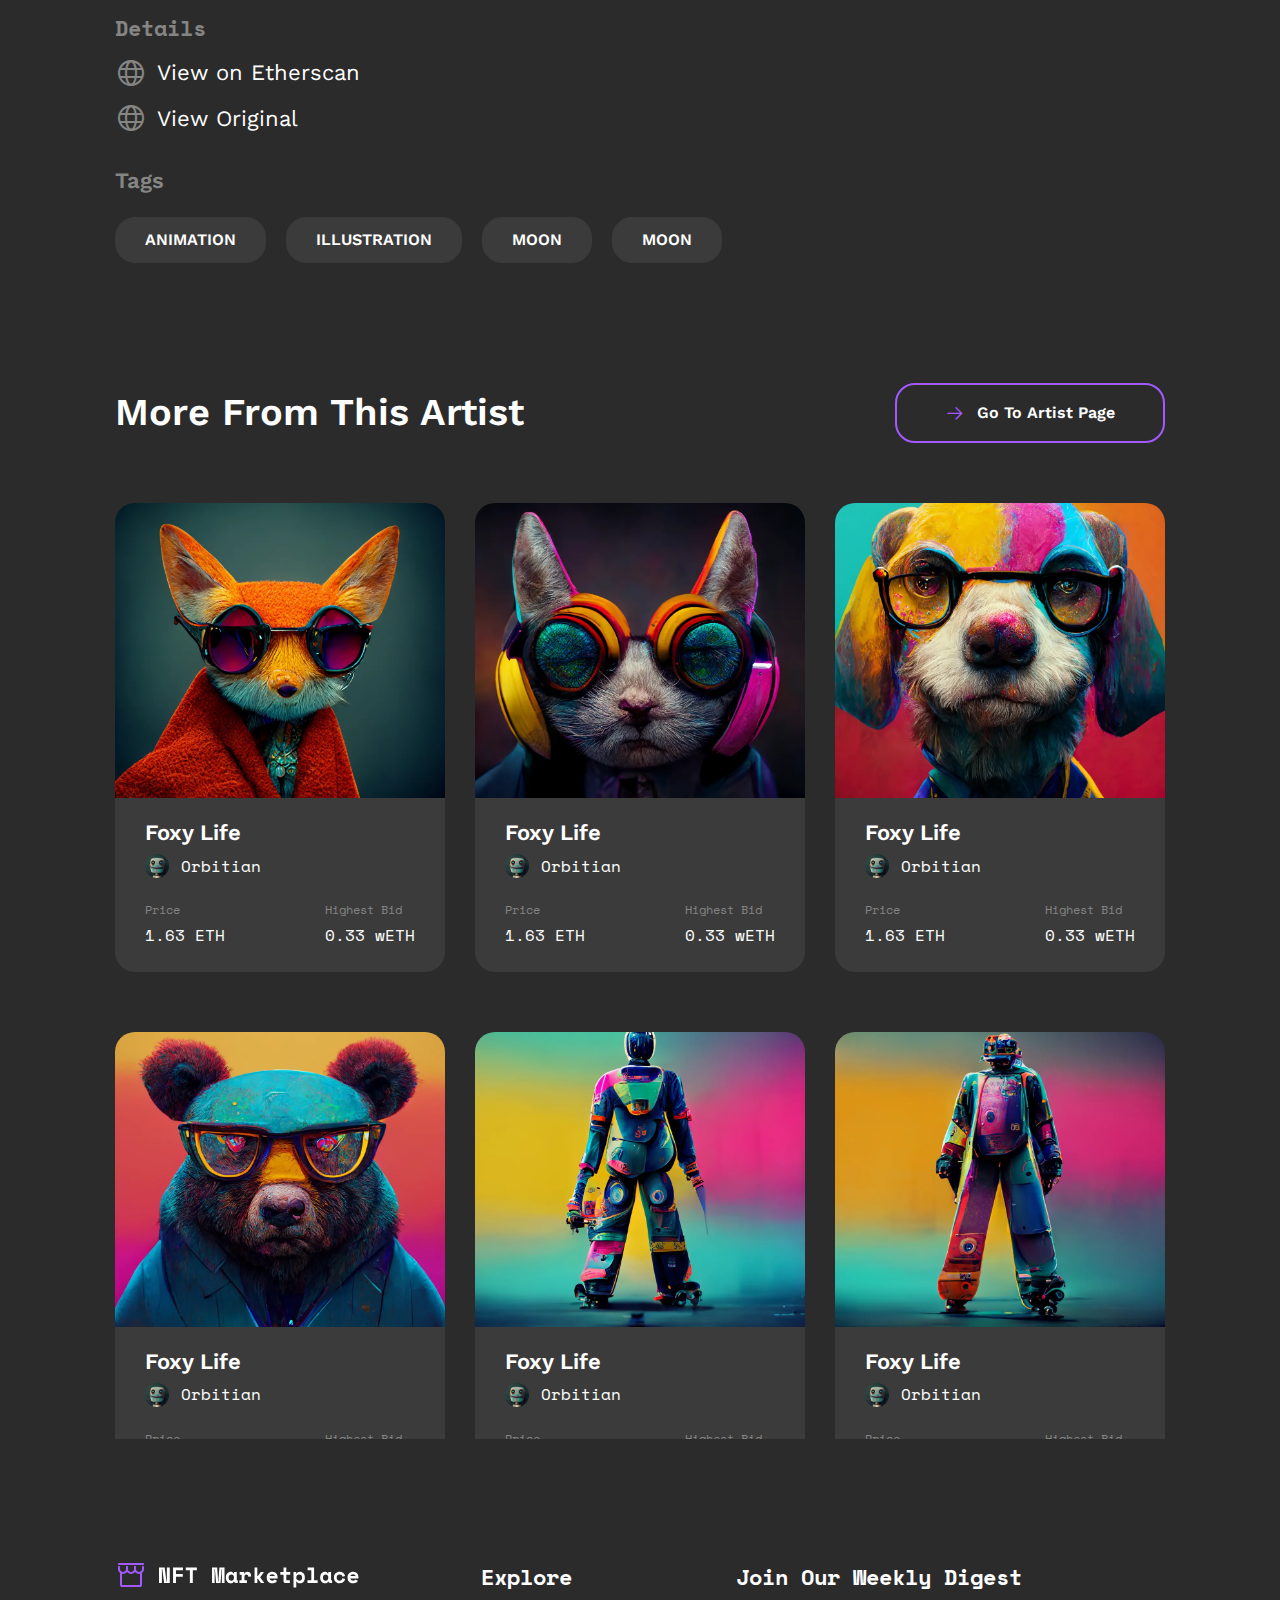
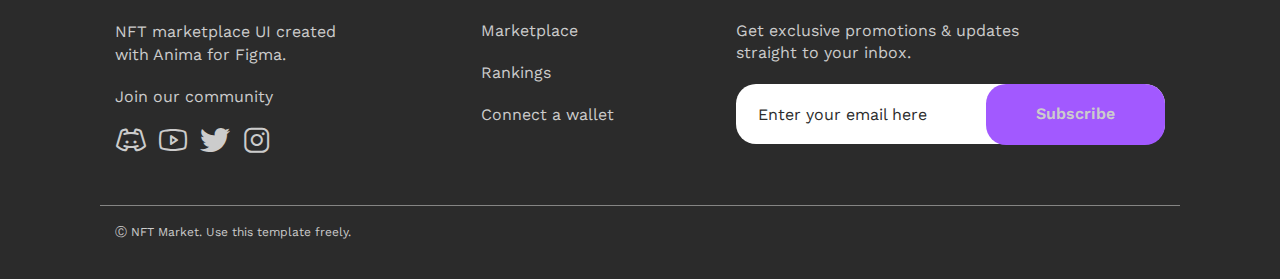
<file: nft-page.html>
<!DOCTYPE html>
<html lang="en">

<head>
	<title>NFT Page</title>
	<meta charset="UTF-8">
	<meta name="format-detection" content="telephone=no">
	<!-- <style>body{opacity: 0;}</style> -->
	<link rel="stylesheet" href="css/style.min.css?_v=20230202151829">
	<link rel="shortcut icon" href="favicon.ico">
	<!-- <meta name="robots" content="noindex, nofollow"> -->
	<meta name="viewport" content="width=device-width, initial-scale=1.0">
</head>

<body>
	<div class="wrapper">
		<header data-lp class="header">
			<div class="header__container">
				<div class="header__logo-block">
					<a href="home.html" class="header__logo _icon-storefront space-mono space-mono_title-five">NFT Marketplace</a>
				</div>
				<div class="header__menu menu">
					<nav class="menu__body">
						<ul class="menu__list">
							<li class="menu__item"><a href="marketplace.html" class="menu__link work-sans work-sans_base-body">Marketplace</a></li>
							<li class="menu__item"><a href="rankings.html" class="menu__link work-sans work-sans_base-body">Rankings</a></li>
							<li class="menu__item"><a href="connect-wallet.html" class="menu__link work-sans work-sans_base-body">Connect a wallet</a>
							</li>
						</ul>
					</nav>
				</div>
				<div class="header__active">
					<button data-da=".menu__body, 480" data-ripple type="button" class="header__button button button_standard _icon-user">Sign Up</button>
					<button type="button" class="icon-menu"><span></span></button>
				</div>
			</div>
		</header>
		<main class="nft-page">
			<div class="nft-page__bg">
				<div class="nft-page__image"></div>
			</div>
			<section class="nft-page__orbitians orbitians-nft-page">
				<div class="orbitians-nft-page__container">
					<div class="orbitians-nft-page__content">
						<div class="orbitians-nft-page__left left-orbitians-nft-page">
							<div class="left-orbitians-nft-page__body body-left-orbitians-nft-page">
								<h1 class="body-left-orbitians-nft-page__title work-sans work-sans_title-two">The Orbitians</h1>
								<p class="body-left-orbitians-nft-page__date work-sans work-sans_title">Minted on Sep 30, 2022
								</p>
							</div>
							<div class="left-orbitians-nft-page__body-two body-two-left-orbitians-nft-page">
								<p class="body-two-left-orbitians-nft-page__created space-mono space-mono_title-five">Created By
								</p>
								<a href="#" class="body-two-left-orbitians-nft-page__block">
									<div class="body-two-left-orbitians-nft-page__image-ibg"><picture><source srcset="img/avatars/avatar-placeholder-9.webp" type="image/webp"><img src="img/avatars/avatar-placeholder-9.png" alt="avatar placeholder"></picture></div>
									<h3 class="body-two-left-orbitians-nft-page__headline work-sans work-sans_title-five">
										Orbitian</h3>
								</a>
							</div>
							<div class="left-orbitians-nft-page__body-three body-three-left-orbitians-nft-page">
								<h3 class="body-three-left-orbitians-nft-page__headline space-mono space-mono_title-five">
									Description</h3>
								<p class="body-three-left-orbitians-nft-page__text body-three-left-orbitians-nft-page__text_1 work-sans work-sans_title-null">
									The
									Orbitians</p>
								<p class="body-three-left-orbitians-nft-page__text body-three-left-orbitians-nft-page__text_2 work-sans work-sans_title-null">
									is a collection of 10,000 unique NFTs on the Ethereum blockchain,</p>
								<p class="body-three-left-orbitians-nft-page__text body-three-left-orbitians-nft-page__text_3 work-sans work-sans_title-null">
									There are all sorts of beings in the NFT Universe. The most advanced and friendly of the
									bunch
									are Orbitians.</p>
								<p class="body-three-left-orbitians-nft-page__text body-three-left-orbitians-nft-page__text_4 work-sans work-sans_title-null">
									They
									live in a metal space machines, high up in the sky and only have one foot on Earth.
									These Orbitians are a peaceful race, but they have been at war with a group of invaders for
									many
									generations. The invaders are called Upside-Downs, because of their inverted bodies that live
									on
									the ground, yet do not know any other way to be. Upside-Downs believe that they will be able
									to
									win this war if they could only get an eye into Orbitian territory, so they've taken to make
									human beings their target.</p>
							</div>
							<div class="left-orbitians-nft-page__details details-left-orbitians-nft-page">
								<h3 class="details-left-orbitians-nft-page__headline space-mono space-mono_title-five">Details
								</h3>
								<a href="#" class="details-left-orbitians-nft-page__link-text work-sans work-sans_title-null _icon-globe">View
									on Etherscan</a>
								<a href="#" class="details-left-orbitians-nft-page__link-text work-sans work-sans_title-null _icon-globe">View
									Original</a>
							</div>
							<div class="left-orbitians-nft-page__tags tags-left-orbitians-nft-page">
								<h3 class="tags-left-orbitians-nft-page__headline work-sans work-sans_title-five">Tags</h3>
								<div class="tags-left-orbitians-nft-page__item">
									<a href="#" class="tags-left-orbitians-nft-page__link work-sans work-sans_base-body-two">Animation</a>
									<a href="#" class="tags-left-orbitians-nft-page__link work-sans work-sans_base-body-two">illustration</a>
									<a href="#" class="tags-left-orbitians-nft-page__link work-sans work-sans_base-body-two">moon</a>
									<a href="#" class="tags-left-orbitians-nft-page__link work-sans work-sans_base-body-two">moon</a>
								</div>
							</div>
						</div>
						<div class="orbitians-nft-page__right right-orbitians-nft-page">
							<div class="right-orbitians-nft-page__block">
								<p class="right-orbitians-nft-page__text space-mono">Auction ends in:</p>
								<div class="right-orbitians-nft-page__timer timer">
									<div class="timer__items">
										<div class="timer__item timer__days space-mono space-mono_title-three">00</div>
										<div class="timer__item timer__hours space-mono space-mono_title-three">00</div>
										<div class="timer__item timer__minutes space-mono space-mono_title-three">00</div>
										<div class="timer__item timer__seconds space-mono space-mono_title-three">00</div>
									</div>
								</div>
								<button class="right-orbitians-nft-page__button button button_standard">Place Bid</button>
							</div>
						</div>
					</div>
				</div>
			</section>
			<section class="nft-page__more more-nft-page">
				<div class="more-nft-page__container">
					<h2 class="more-nft-page__title-mobile work-sans work-sans_title-three">More from this artist
					</h2>
					<div data-showmore="items" class="more-nft-page__body">
						<ul data-showmore-content="2" class="more-nft-page__content">
							<li class="more-nft-page__item item-collection">
								<div data-gallery class="item-collection__image-block">
									<a href="img/orbitians-nft-page/image-1.png" class="item-collection__image-ibg"><picture><source srcset="img/orbitians-nft-page/image-1.webp" type="image/webp"><img src="img/orbitians-nft-page/image-1.png" alt="image"></picture></a>
								</div>
								<div class="item-collection__content">
									<h3 class="item-collection__headline work-sans work-sans_title-five">Foxy Life
									</h3>
									<a href="#" class="item-collection__avatars">
										<div class="item-collection__avatar-ibg"><picture><source srcset="img/avatars/avatar-placeholder-9.webp" type="image/webp"><img src="img/avatars/avatar-placeholder-9.png" alt="avatar"></picture></div>
										<p class="item-collection__text-avatar space-mono space-mono_base-body">
											Orbitian</p>
									</a>
									<div class="item-collection__price price-collection">
										<div class="price-collection__left">
											<h4 class="price-collection__headline space-mono">Price</h4>
											<p class="price-collection__number space-mono space-mono_base-body">
												1.63 ETH</p>
										</div>
										<div class="price-collection__right">
											<h4 class="price-collection__headline space-mono">Highest Bid</h4>
											<p class="price-collection__number space-mono space-mono_base-body">
												0.33 wETH</p>
										</div>
									</div>
								</div>
							</li>
							<li class="more-nft-page__item item-collection">
								<div data-gallery class="item-collection__image-block">
									<a href="img/orbitians-nft-page/image-2.png" class="item-collection__image-ibg"><picture><source srcset="img/orbitians-nft-page/image-2.webp" type="image/webp"><img src="img/orbitians-nft-page/image-2.png" alt="image"></picture></a>
								</div>
								<div class="item-collection__content">
									<h3 class="item-collection__headline work-sans work-sans_title-five">Foxy Life
									</h3>
									<a href="#" class="item-collection__avatars">
										<div class="item-collection__avatar-ibg"><picture><source srcset="img/avatars/avatar-placeholder-9.webp" type="image/webp"><img src="img/avatars/avatar-placeholder-9.png" alt="avatar"></picture></div>
										<p class="item-collection__text-avatar space-mono space-mono_base-body">
											Orbitian</p>
									</a>
									<div class="item-collection__price price-collection">
										<div class="price-collection__left">
											<h4 class="price-collection__headline space-mono">Price</h4>
											<p class="price-collection__number space-mono space-mono_base-body">
												1.63 ETH</p>
										</div>
										<div class="price-collection__right">
											<h4 class="price-collection__headline space-mono">Highest Bid</h4>
											<p class="price-collection__number space-mono space-mono_base-body">
												0.33 wETH</p>
										</div>
									</div>
								</div>
							</li>
							<li class="more-nft-page__item item-collection">
								<div data-gallery class="item-collection__image-block">
									<a href="img/orbitians-nft-page/image-3.png" class="item-collection__image-ibg"><picture><source srcset="img/orbitians-nft-page/image-3.webp" type="image/webp"><img src="img/orbitians-nft-page/image-3.png" alt="image"></picture></a>
								</div>
								<div class="item-collection__content">
									<h3 class="item-collection__headline work-sans work-sans_title-five">Foxy Life
									</h3>
									<a href="#" class="item-collection__avatars">
										<div class="item-collection__avatar-ibg"><picture><source srcset="img/avatars/avatar-placeholder-9.webp" type="image/webp"><img src="img/avatars/avatar-placeholder-9.png" alt="avatar"></picture></div>
										<p class="item-collection__text-avatar space-mono space-mono_base-body">
											Orbitian</p>
									</a>
									<div class="item-collection__price price-collection">
										<div class="price-collection__left">
											<h4 class="price-collection__headline space-mono">Price</h4>
											<p class="price-collection__number space-mono space-mono_base-body">
												1.63 ETH</p>
										</div>
										<div class="price-collection__right">
											<h4 class="price-collection__headline space-mono">Highest Bid</h4>
											<p class="price-collection__number space-mono space-mono_base-body">
												0.33 wETH</p>
										</div>
									</div>
								</div>
							</li>
							<li class="more-nft-page__item item-collection">
								<div data-gallery class="item-collection__image-block">
									<a href="img/orbitians-nft-page/image-4.png" class="item-collection__image-ibg"><picture><source srcset="img/orbitians-nft-page/image-4.webp" type="image/webp"><img src="img/orbitians-nft-page/image-4.png" alt="image"></picture></a>
								</div>
								<div class="item-collection__content">
									<h3 class="item-collection__headline work-sans work-sans_title-five">Foxy Life
									</h3>
									<a href="#" class="item-collection__avatars">
										<div class="item-collection__avatar-ibg"><picture><source srcset="img/avatars/avatar-placeholder-9.webp" type="image/webp"><img src="img/avatars/avatar-placeholder-9.png" alt="avatar"></picture></div>
										<p class="item-collection__text-avatar space-mono space-mono_base-body">
											Orbitian</p>
									</a>
									<div class="item-collection__price price-collection">
										<div class="price-collection__left">
											<h4 class="price-collection__headline space-mono">Price</h4>
											<p class="price-collection__number space-mono space-mono_base-body">
												1.63 ETH</p>
										</div>
										<div class="price-collection__right">
											<h4 class="price-collection__headline space-mono">Highest Bid</h4>
											<p class="price-collection__number space-mono space-mono_base-body">
												0.33 wETH</p>
										</div>
									</div>
								</div>
							</li>
							<li class="more-nft-page__item item-collection">
								<div data-gallery class="item-collection__image-block">
									<a href="img/orbitians-nft-page/image-5.png" class="item-collection__image-ibg"><picture><source srcset="img/orbitians-nft-page/image-5.webp" type="image/webp"><img src="img/orbitians-nft-page/image-5.png" alt="image"></picture></a>
								</div>
								<div class="item-collection__content">
									<h3 class="item-collection__headline work-sans work-sans_title-five">Foxy Life
									</h3>
									<a href="#" class="item-collection__avatars">
										<div class="item-collection__avatar-ibg"><picture><source srcset="img/avatars/avatar-placeholder-9.webp" type="image/webp"><img src="img/avatars/avatar-placeholder-9.png" alt="avatar"></picture></div>
										<p class="item-collection__text-avatar space-mono space-mono_base-body">
											Orbitian</p>
									</a>
									<div class="item-collection__price price-collection">
										<div class="price-collection__left">
											<h4 class="price-collection__headline space-mono">Price</h4>
											<p class="price-collection__number space-mono space-mono_base-body">
												1.63 ETH</p>
										</div>
										<div class="price-collection__right">
											<h4 class="price-collection__headline space-mono">Highest Bid</h4>
											<p class="price-collection__number space-mono space-mono_base-body">
												0.33 wETH</p>
										</div>
									</div>
								</div>
							</li>
							<li class="more-nft-page__item item-collection">
								<div data-gallery class="item-collection__image-block">
									<a href="img/orbitians-nft-page/image-6.png" class="item-collection__image-ibg"><picture><source srcset="img/orbitians-nft-page/image-6.webp" type="image/webp"><img src="img/orbitians-nft-page/image-6.png" alt="image"></picture></a>
								</div>
								<div class="item-collection__content">
									<h3 class="item-collection__headline work-sans work-sans_title-five">Foxy Life
									</h3>
									<a href="#" class="item-collection__avatars">
										<div class="item-collection__avatar-ibg"><picture><source srcset="img/avatars/avatar-placeholder-9.webp" type="image/webp"><img src="img/avatars/avatar-placeholder-9.png" alt="avatar"></picture></div>
										<p class="item-collection__text-avatar space-mono space-mono_base-body">
											Orbitian</p>
									</a>
									<div class="item-collection__price price-collection">
										<div class="price-collection__left">
											<h4 class="price-collection__headline space-mono">Price</h4>
											<p class="price-collection__number space-mono space-mono_base-body">
												1.63 ETH</p>
										</div>
										<div class="price-collection__right">
											<h4 class="price-collection__headline space-mono">Highest Bid</h4>
											<p class="price-collection__number space-mono space-mono_base-body">
												0.33 wETH</p>
										</div>
									</div>
								</div>
							</li>
							<li class="more-nft-page__item item-collection">
								<div data-gallery class="item-collection__image-block">
									<a href="img/orbitians-nft-page/image-7.png" class="item-collection__image-ibg"><picture><source srcset="img/orbitians-nft-page/image-7.webp" type="image/webp"><img src="img/orbitians-nft-page/image-7.png" alt="image"></picture></a>
								</div>
								<div class="item-collection__content">
									<h3 class="item-collection__headline work-sans work-sans_title-five">Foxy Life
									</h3>
									<a href="#" class="item-collection__avatars">
										<div class="item-collection__avatar-ibg"><picture><source srcset="img/avatars/avatar-placeholder-9.webp" type="image/webp"><img src="img/avatars/avatar-placeholder-9.png" alt="avatar"></picture></div>
										<p class="item-collection__text-avatar space-mono space-mono_base-body">
											Orbitian</p>
									</a>
									<div class="item-collection__price price-collection">
										<div class="price-collection__left">
											<h4 class="price-collection__headline space-mono">Price</h4>
											<p class="price-collection__number space-mono space-mono_base-body">
												1.63 ETH</p>
										</div>
										<div class="price-collection__right">
											<h4 class="price-collection__headline space-mono">Highest Bid</h4>
											<p class="price-collection__number space-mono space-mono_base-body">
												0.33 wETH</p>
										</div>
									</div>
								</div>
							</li>
							<li class="more-nft-page__item item-collection">
								<div data-gallery class="item-collection__image-block">
									<a href="img/orbitians-nft-page/image-8.png" class="item-collection__image-ibg"><picture><source srcset="img/orbitians-nft-page/image-8.webp" type="image/webp"><img src="img/orbitians-nft-page/image-8.png" alt="image"></picture></a>
								</div>
								<div class="item-collection__content">
									<h3 class="item-collection__headline work-sans work-sans_title-five">Foxy Life
									</h3>
									<a href="#" class="item-collection__avatars">
										<div class="item-collection__avatar-ibg"><picture><source srcset="img/avatars/avatar-placeholder-9.webp" type="image/webp"><img src="img/avatars/avatar-placeholder-9.png" alt="avatar"></picture></div>
										<p class="item-collection__text-avatar space-mono space-mono_base-body">
											Orbitian</p>
									</a>
									<div class="item-collection__price price-collection">
										<div class="price-collection__left">
											<h4 class="price-collection__headline space-mono">Price</h4>
											<p class="price-collection__number space-mono space-mono_base-body">
												1.63 ETH</p>
										</div>
										<div class="price-collection__right">
											<h4 class="price-collection__headline space-mono">Highest Bid</h4>
											<p class="price-collection__number space-mono space-mono_base-body">
												0.33 wETH</p>
										</div>
									</div>
								</div>
							</li>
							<li class="more-nft-page__item item-collection">
								<div data-gallery class="item-collection__image-block">
									<a href="img/orbitians-nft-page/image-9.png" class="item-collection__image-ibg"><picture><source srcset="img/orbitians-nft-page/image-9.webp" type="image/webp"><img src="img/orbitians-nft-page/image-9.png" alt="image"></picture></a>
								</div>
								<div class="item-collection__content">
									<h3 class="item-collection__headline work-sans work-sans_title-five">Foxy Life
									</h3>
									<a href="#" class="item-collection__avatars">
										<div class="item-collection__avatar-ibg"><picture><source srcset="img/avatars/avatar-placeholder-9.webp" type="image/webp"><img src="img/avatars/avatar-placeholder-9.png" alt="avatar"></picture></div>
										<p class="item-collection__text-avatar space-mono space-mono_base-body">
											Orbitian</p>
									</a>
									<div class="item-collection__price price-collection">
										<div class="price-collection__left">
											<h4 class="price-collection__headline space-mono">Price</h4>
											<p class="price-collection__number space-mono space-mono_base-body">
												1.63 ETH</p>
										</div>
										<div class="price-collection__right">
											<h4 class="price-collection__headline space-mono">Highest Bid</h4>
											<p class="price-collection__number space-mono space-mono_base-body">
												0.33 wETH</p>
										</div>
									</div>
								</div>
							</li>
						</ul>
						<div class="more-nft-page__block">
							<h2 class="more-nft-page__title work-sans work-sans_title-three">More from this artist
							</h2>
							<button hidden data-showmore-button type="button" class="more-nft-page__more button-border button-border_standard _icon-arrow-right">Go
								To Artist
								Page</button>
						</div>
					</div>
				</div>
			</section>
		</main>
		<footer class="footer">
			<div data-spollers="768,max" class="footer__top top-footer">
				<div class="top-footer__container">
					<div class="top-footer__column top-footer__column_1">
						<div class="top-footer__logo-block">
							<a href="home.html" class="top-footer__logo"><img src="img/logo.svg" alt="Logo"></a>
						</div>
						<p class="top-footer__text-top work-sans work-sans_base-body">NFT marketplace UI created with Anima for
							Figma.</p>
						<p class="top-footer__text-bottom work-sans work-sans_base-body">Join our community</p>
						<ul class="bottom-footer__list-social">
							<li class="bottom-footer__item-social"><a href="#" class="bottom-footer__link-social _icon-s-discord-logo"></a>
							</li>
							<li class="bottom-footer__item-social"><a href="https://www.youtube.com/" class="bottom-footer__link-social _icon-s-youtube-logo"></a>
							</li>
							<li class="bottom-footer__item-social"><a href="#" class="bottom-footer__link-social _icon-s-twitter"></a>
							</li>
							<li class="bottom-footer__item-social"><a href="#" class="bottom-footer__link-social _icon-s-instagram-logo"></a>
							</li>
						</ul>
					</div>
					<div class="top-footer__column top-footer__column_2">
						<div class="top-footer__content">
							<button type="button" data-spoller class="top-footer__title space-mono space-mono_title-five _icon-arrow-select">Explore</button>
							<nav class="top-footer__menu menu-footer">
								<ul class="menu-footer__list">
									<li class="menu-footer__item"><a href="marketplace.html" class="menu-footer__link work-sans work-sans_base-body">Marketplace</a></li>
									<li class="menu-footer__item"><a href="rankings.html" class="menu-footer__link work-sans work-sans_base-body">Rankings</a></li>
									<li class="menu-footer__item"><a href="connect-wallet.html" class="menu-footer__link work-sans work-sans_base-body">Connect a wallet</a></li>
								</ul>
							</nav>
						</div>
					</div>
					<div class="top-footer__column top-footer__column_3">
						<div class="top-footer__block">
							<button type="button" data-spoller class="top-footer__title space-mono space-mono_title-five _icon-arrow-select">Join our
								weekly digest</button>
							<div class="top-footer__body">
								<div class="top-footer__text-block">
									<p class="top-footer__text work-sans work-sans_base-body">Get exclusive promotions & updates
										straight
										to
										your inbox.</p>
								</div>
								<form class="top-footer__form form-top-footer" action="#" method="get">
									<div class="form-top-footer__item">
										<input data-required="email" autocomplete="off" type="text" name="form[]" data-error="Error" placeholder="Enter your email here" class="form-top-footer__input input work-sans work-sans_base-body">
										<button data-ripple type="submit" class="form-top-footer__button button button_standard _icon-envelopesimple-email">Subscribe</button>
									</div>
								</form>
							</div>
						</div>
					</div>
				</div>
			</div>
			<div class="footer__bottom bottom-footer">
				<div class="bottom-footer__container">
					<p class="bottom-footer__copyright work-sans">Ⓒ NFT Market. Use this template freely.</p>
				</div>
			</div>
		</footer>
	</div>
	<script src="js/app.min.js?_v=20230202151829"></script>
</body>

</html>
</file>
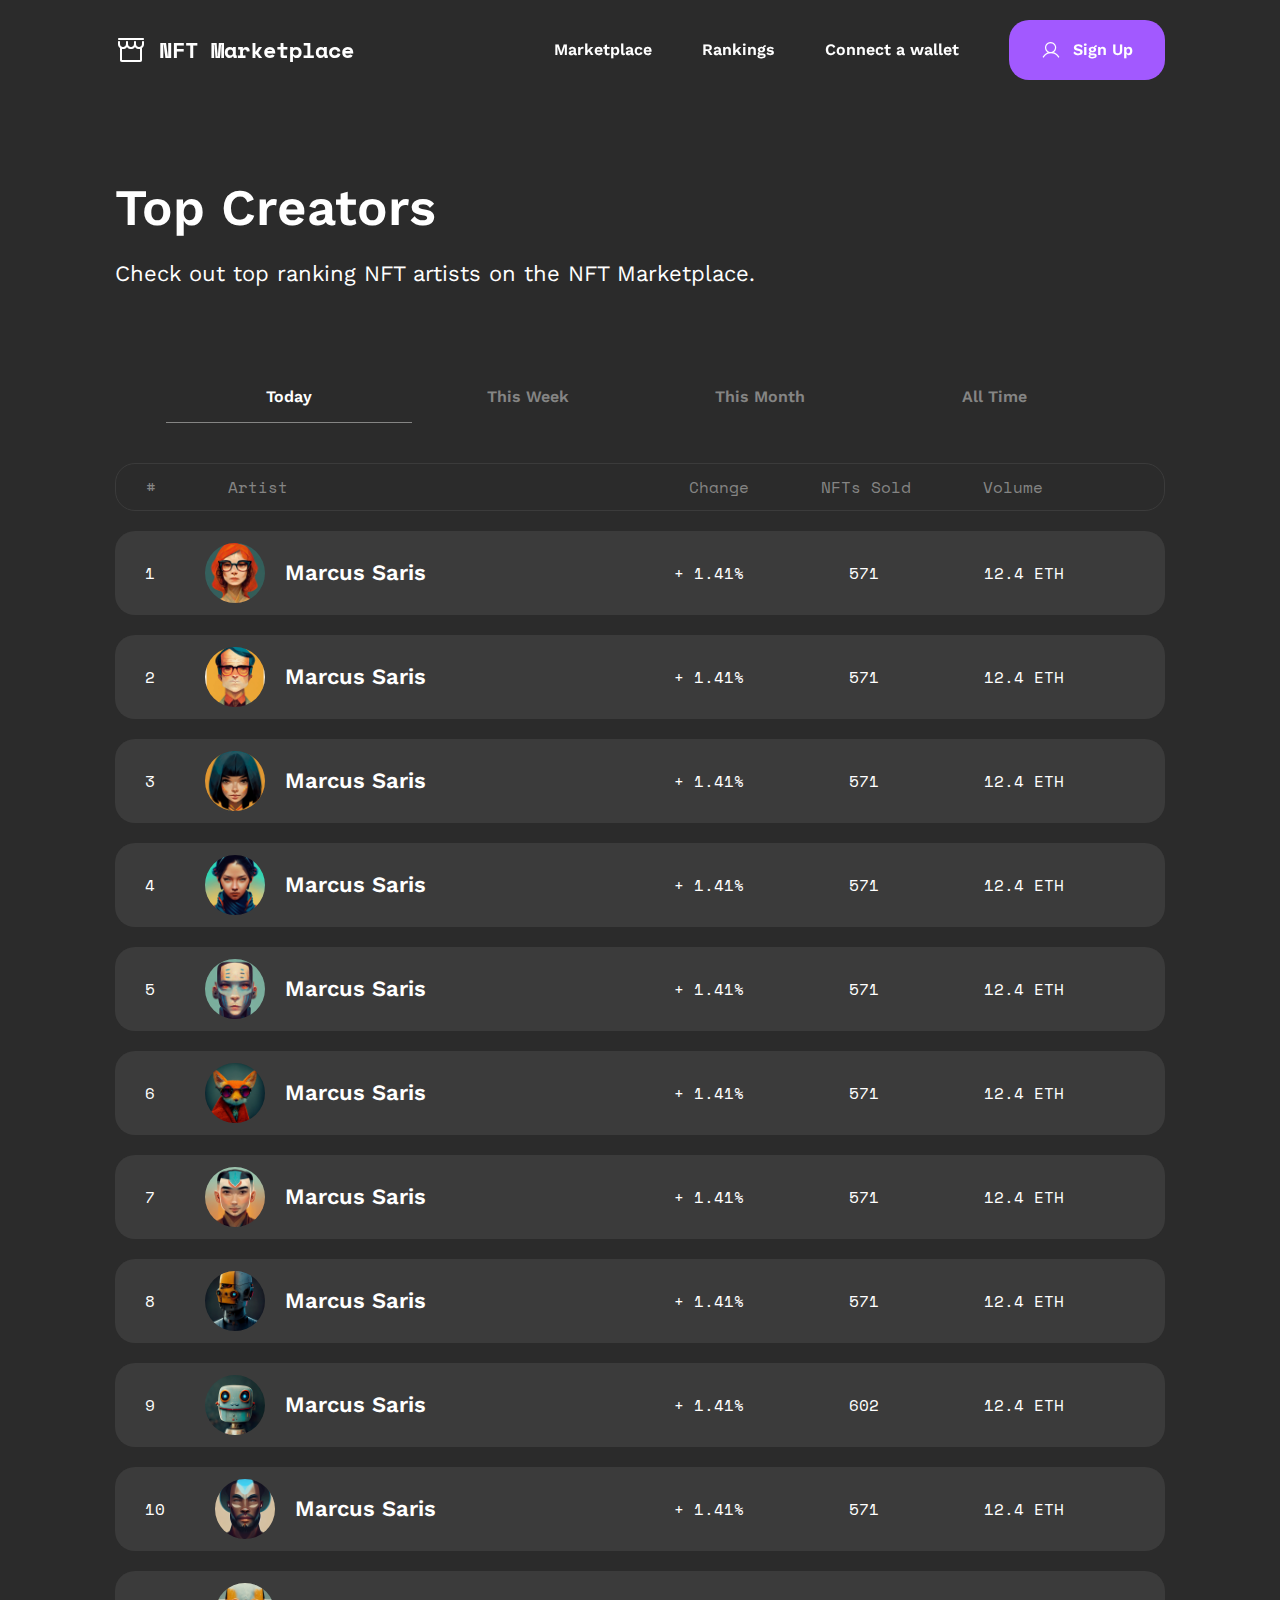
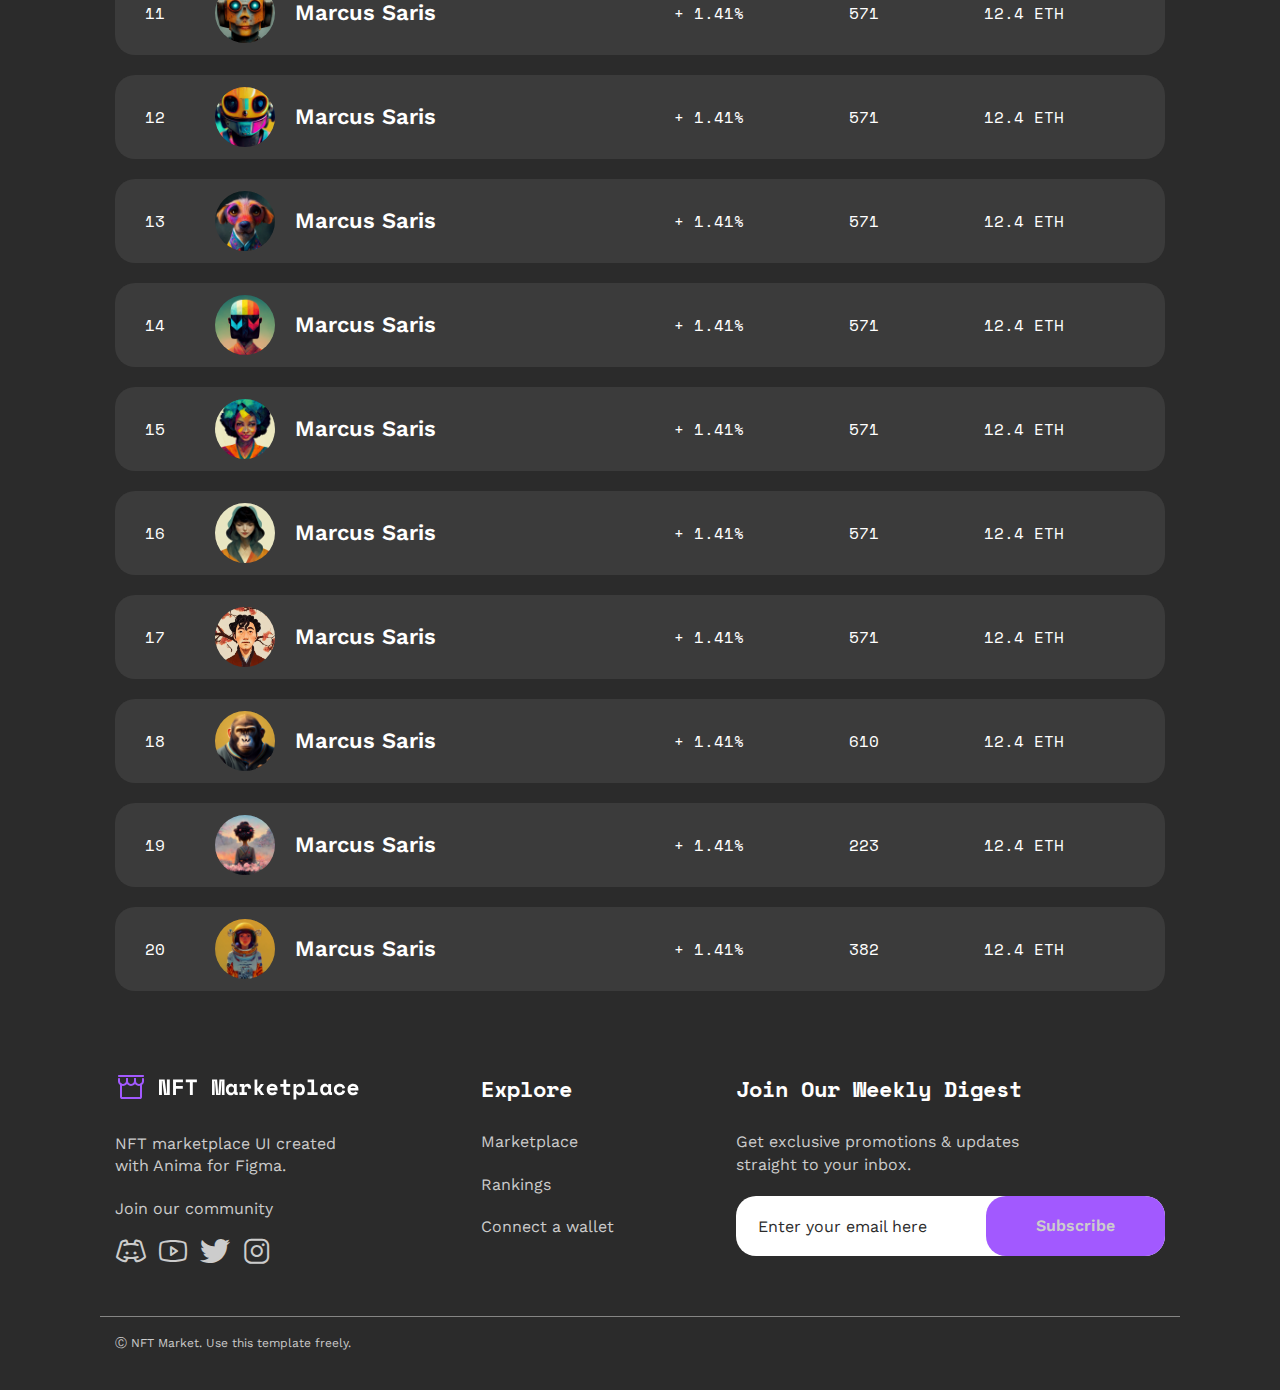
<file: rankings.html>
<!DOCTYPE html>
<html lang="en">

<head>
	<title>Rankings</title>
	<meta charset="UTF-8">
	<meta name="format-detection" content="telephone=no">
	<!-- <style>body{opacity: 0;}</style> -->
	<link rel="stylesheet" href="css/style.min.css?_v=20230202151829">
	<link rel="shortcut icon" href="favicon.ico">
	<!-- <meta name="robots" content="noindex, nofollow"> -->
	<meta name="viewport" content="width=device-width, initial-scale=1.0">
</head>

<body>
	<div class="wrapper">
		<header data-lp class="header">
			<div class="header__container">
				<div class="header__logo-block">
					<a href="home.html" class="header__logo _icon-storefront space-mono space-mono_title-five">NFT Marketplace</a>
				</div>
				<div class="header__menu menu">
					<nav class="menu__body">
						<ul class="menu__list">
							<li class="menu__item"><a href="marketplace.html" class="menu__link work-sans work-sans_base-body">Marketplace</a></li>
							<li class="menu__item"><a href="rankings.html" class="menu__link work-sans work-sans_base-body">Rankings</a></li>
							<li class="menu__item"><a href="connect-wallet.html" class="menu__link work-sans work-sans_base-body">Connect a wallet</a>
							</li>
						</ul>
					</nav>
				</div>
				<div class="header__active">
					<button data-da=".menu__body, 480" data-ripple type="button" class="header__button button button_standard _icon-user">Sign Up</button>
					<button type="button" class="icon-menu"><span></span></button>
				</div>
			</div>
		</header>
		<main class="rankings">
			<section class="rankings__top-creators top-creators-rankings">
				<div class="top-creators-rankings__container">
					<h1 class="top-creators-rankings__title work-sans work-sans_title-two">Top Creators</h1>
					<p class="top-creators-rankings__text work-sans work-sans_title-null">Check out top ranking NFT artists
						on the NFT Marketplace.</p>
				</div>
			</section>
			<section class="rankings__collections collections-rankings">
				<div class="collections-rankings__container">
					<div data-tabs class="collections-rankings__tabs">
						<nav data-tabs-titles class="collections-rankings__navigation">
							<button type="button" class="collections-rankings__title collections-rankings__title_1 _tab-active"><span class="collections-rankings__span work-sans work-sans_base-body-two">Today</span><span class="collections-rankings__mobile-title work-sans work-sans_base-body-two">1d</span></button>
							<button type="button" class="collections-rankings__title collections-rankings__title_2"><span class="collections-rankings__span work-sans work-sans_base-body-two">This Week</span><span class="collections-rankings__mobile-title work-sans work-sans_base-body-two">7d</span></button>
							<button type="button" class="collections-rankings__title collections-rankings__title_3"><span class="collections-rankings__span work-sans work-sans_base-body-two">This Month</span><span class="collections-rankings__mobile-title work-sans work-sans_base-body-two">30d</span></button>
							<button type="button" class="collections-rankings__title collections-rankings__title_4"><span class="collections-rankings__span work-sans work-sans_base-body-two">All Time</span><span class="collections-rankings__mobile-title work-sans work-sans_base-body-two">All
									Time</span></button>
						</nav>
						<div data-tabs-body class="collections-rankings__content">
							<div class="collections-rankings__body body-collections-rankings">
								<div class="body-collections-rankings__block block-body-collections-rankings">
									<div class="block-body-collections-rankings__body">
										<div class="block-body-collections-rankings__number space-mono space-mono_base-body">#
										</div>
										<div class="block-body-collections-rankings__artists space-mono space-mono_base-body">
											Artist</div>
									</div>
									<div class="block-body-collections-rankings__body">
										<div class="block-body-collections-rankings__change space-mono space-mono_base-body">
											Change</div>
										<div class="block-body-collections-rankings__sold space-mono space-mono_base-body">
											NFTs Sold</div>
										<div class="block-body-collections-rankings__volume space-mono space-mono_base-body">
											Volume</div>
									</div>
								</div>
								<div data-watch class="body-collections-rankings__content content-body-collections-rankings">
									<article class="content-body-collections-rankings__item">
										<div class="content-body-collections-rankings__left">
											<div class="content-body-collections-rankings__number space-mono space-mono_base-body">
												1</div>
											<a href="artist-page.html" class="content-body-collections-rankings__block">
												<div class="content-body-collections-rankings__image-ibg"><picture><source srcset="img/avatars/avatar-placeholder-1.webp" type="image/webp"><img src="img/avatars/avatar-placeholder-1.png" alt="avatar placeholder"></picture></div>
												<h3 class="content-body-collections-rankings__avatar work-sans work-sans_title-five">
													Marcus Saris</h3>
											</a>
										</div>
										<div class="content-body-collections-rankings__right">
											<div class="content-body-collections-rankings__change space-mono space-mono_base-body">
												1.41</div>
											<div data-digits-counter class="content-body-collections-rankings__sold space-mono space-mono_base-body">
												602</div>
											<p class="content-body-collections-rankings__price space-mono space-mono_base-body">
												12.4 ETH</p>
										</div>
									</article>
									<article class="content-body-collections-rankings__item">
										<div class="content-body-collections-rankings__left">
											<div class="content-body-collections-rankings__number space-mono space-mono_base-body">
												2</div>
											<a href="artist-page.html" class="content-body-collections-rankings__block">
												<div class="content-body-collections-rankings__image-ibg"><picture><source srcset="img/avatars/avatar-placeholder-2.webp" type="image/webp"><img src="img/avatars/avatar-placeholder-2.png" alt="avatar placeholder"></picture></div>
												<h3 class="content-body-collections-rankings__avatar work-sans work-sans_title-five">
													Marcus Saris</h3>
											</a>
										</div>
										<div class="content-body-collections-rankings__right">
											<div class="content-body-collections-rankings__change space-mono space-mono_base-body">
												1.41</div>
											<div data-digits-counter class="content-body-collections-rankings__sold space-mono space-mono_base-body">
												602</div>
											<p class="content-body-collections-rankings__price space-mono space-mono_base-body">
												12.4 ETH</p>
										</div>
									</article>
									<article class="content-body-collections-rankings__item">
										<div class="content-body-collections-rankings__left">
											<div class="content-body-collections-rankings__number space-mono space-mono_base-body">
												3</div>
											<a href="artist-page.html" class="content-body-collections-rankings__block">
												<div class="content-body-collections-rankings__image-ibg"><picture><source srcset="img/avatars/avatar-placeholder-3.webp" type="image/webp"><img src="img/avatars/avatar-placeholder-3.png" alt="avatar placeholder"></picture></div>
												<h3 class="content-body-collections-rankings__avatar work-sans work-sans_title-five">
													Marcus Saris</h3>
											</a>
										</div>
										<div class="content-body-collections-rankings__right">
											<div class="content-body-collections-rankings__change space-mono space-mono_base-body">
												1.41</div>
											<div data-digits-counter class="content-body-collections-rankings__sold space-mono space-mono_base-body">
												602</div>
											<p class="content-body-collections-rankings__price space-mono space-mono_base-body">
												12.4 ETH</p>
										</div>
									</article>
									<article class="content-body-collections-rankings__item">
										<div class="content-body-collections-rankings__left">
											<div class="content-body-collections-rankings__number space-mono space-mono_base-body">
												4</div>
											<a href="artist-page.html" class="content-body-collections-rankings__block">
												<div class="content-body-collections-rankings__image-ibg"><picture><source srcset="img/avatars/avatar-placeholder-4.webp" type="image/webp"><img src="img/avatars/avatar-placeholder-4.png" alt="avatar placeholder"></picture></div>
												<h3 class="content-body-collections-rankings__avatar work-sans work-sans_title-five">
													Marcus Saris</h3>
											</a>
										</div>
										<div class="content-body-collections-rankings__right">
											<div class="content-body-collections-rankings__change space-mono space-mono_base-body">
												1.41</div>
											<div data-digits-counter class="content-body-collections-rankings__sold space-mono space-mono_base-body">
												602</div>
											<p class="content-body-collections-rankings__price space-mono space-mono_base-body">
												12.4 ETH</p>
										</div>
									</article>
									<article class="content-body-collections-rankings__item">
										<div class="content-body-collections-rankings__left">
											<div class="content-body-collections-rankings__number space-mono space-mono_base-body">
												5</div>
											<a href="artist-page.html" class="content-body-collections-rankings__block">
												<div class="content-body-collections-rankings__image-ibg"><picture><source srcset="img/avatars/avatar-placeholder-5.webp" type="image/webp"><img src="img/avatars/avatar-placeholder-5.png" alt="avatar placeholder"></picture></div>
												<h3 class="content-body-collections-rankings__avatar work-sans work-sans_title-five">
													Marcus Saris</h3>
											</a>
										</div>
										<div class="content-body-collections-rankings__right">
											<div class="content-body-collections-rankings__change space-mono space-mono_base-body">
												1.41</div>
											<div data-digits-counter class="content-body-collections-rankings__sold space-mono space-mono_base-body">
												602</div>
											<p class="content-body-collections-rankings__price space-mono space-mono_base-body">
												12.4 ETH</p>
										</div>
									</article>
									<article class="content-body-collections-rankings__item">
										<div class="content-body-collections-rankings__left">
											<div class="content-body-collections-rankings__number space-mono space-mono_base-body">
												6</div>
											<a href="artist-page.html" class="content-body-collections-rankings__block">
												<div class="content-body-collections-rankings__image-ibg"><picture><source srcset="img/avatars/avatar-placeholder-6.webp" type="image/webp"><img src="img/avatars/avatar-placeholder-6.png" alt="avatar placeholder"></picture></div>
												<h3 class="content-body-collections-rankings__avatar work-sans work-sans_title-five">
													Marcus Saris</h3>
											</a>
										</div>
										<div class="content-body-collections-rankings__right">
											<div class="content-body-collections-rankings__change space-mono space-mono_base-body">
												1.41</div>
											<div data-digits-counter class="content-body-collections-rankings__sold space-mono space-mono_base-body">
												602</div>
											<p class="content-body-collections-rankings__price space-mono space-mono_base-body">
												12.4 ETH</p>
										</div>
									</article>
									<article class="content-body-collections-rankings__item">
										<div class="content-body-collections-rankings__left">
											<div class="content-body-collections-rankings__number space-mono space-mono_base-body">
												7</div>
											<a href="artist-page.html" class="content-body-collections-rankings__block">
												<div class="content-body-collections-rankings__image-ibg"><picture><source srcset="img/avatars/avatar-placeholder-7.webp" type="image/webp"><img src="img/avatars/avatar-placeholder-7.png" alt="avatar placeholder"></picture></div>
												<h3 class="content-body-collections-rankings__avatar work-sans work-sans_title-five">
													Marcus Saris</h3>
											</a>
										</div>
										<div class="content-body-collections-rankings__right">
											<div class="content-body-collections-rankings__change space-mono space-mono_base-body">
												1.41</div>
											<div data-digits-counter class="content-body-collections-rankings__sold space-mono space-mono_base-body">
												602</div>
											<p class="content-body-collections-rankings__price space-mono space-mono_base-body">
												12.4 ETH</p>
										</div>
									</article>
									<article class="content-body-collections-rankings__item">
										<div class="content-body-collections-rankings__left">
											<div class="content-body-collections-rankings__number space-mono space-mono_base-body">
												8</div>
											<a href="artist-page.html" class="content-body-collections-rankings__block">
												<div class="content-body-collections-rankings__image-ibg"><picture><source srcset="img/avatars/avatar-placeholder-8.webp" type="image/webp"><img src="img/avatars/avatar-placeholder-8.png" alt="avatar placeholder"></picture></div>
												<h3 class="content-body-collections-rankings__avatar work-sans work-sans_title-five">
													Marcus Saris</h3>
											</a>
										</div>
										<div class="content-body-collections-rankings__right">
											<div class="content-body-collections-rankings__change space-mono space-mono_base-body">
												1.41</div>
											<div data-digits-counter class="content-body-collections-rankings__sold space-mono space-mono_base-body">
												602</div>
											<p class="content-body-collections-rankings__price space-mono space-mono_base-body">
												12.4 ETH</p>
										</div>
									</article>
									<article class="content-body-collections-rankings__item">
										<div class="content-body-collections-rankings__left">
											<div class="content-body-collections-rankings__number space-mono space-mono_base-body">
												9</div>
											<a href="artist-page.html" class="content-body-collections-rankings__block">
												<div class="content-body-collections-rankings__image-ibg"><picture><source srcset="img/avatars/avatar-placeholder-9.webp" type="image/webp"><img src="img/avatars/avatar-placeholder-9.png" alt="avatar placeholder"></picture></div>
												<h3 class="content-body-collections-rankings__avatar work-sans work-sans_title-five">
													Marcus Saris</h3>
											</a>
										</div>
										<div class="content-body-collections-rankings__right">
											<div class="content-body-collections-rankings__change space-mono space-mono_base-body">
												1.41</div>
											<div class="content-body-collections-rankings__sold space-mono space-mono_base-body">
												602</div>
											<p class="content-body-collections-rankings__price space-mono space-mono_base-body">
												12.4 ETH</p>
										</div>
									</article>
									<article class="content-body-collections-rankings__item">
										<div class="content-body-collections-rankings__left">
											<div class="content-body-collections-rankings__number space-mono space-mono_base-body">
												10</div>
											<a href="artist-page.html" class="content-body-collections-rankings__block">
												<div class="content-body-collections-rankings__image-ibg"><picture><source srcset="img/avatars/avatar-placeholder-10.webp" type="image/webp"><img src="img/avatars/avatar-placeholder-10.png" alt="avatar placeholder"></picture></div>
												<h3 class="content-body-collections-rankings__avatar work-sans work-sans_title-five">
													Marcus Saris</h3>
											</a>
										</div>
										<div class="content-body-collections-rankings__right">
											<div class="content-body-collections-rankings__change space-mono space-mono_base-body">
												1.41</div>
											<div data-digits-counter class="content-body-collections-rankings__sold space-mono space-mono_base-body">
												602</div>
											<p class="content-body-collections-rankings__price space-mono space-mono_base-body">
												12.4 ETH</p>
										</div>
									</article>
									<article class="content-body-collections-rankings__item">
										<div class="content-body-collections-rankings__left">
											<div class="content-body-collections-rankings__number space-mono space-mono_base-body">
												11</div>
											<a href="artist-page.html" class="content-body-collections-rankings__block">
												<div class="content-body-collections-rankings__image-ibg"><picture><source srcset="img/avatars/avatar-placeholder-11.webp" type="image/webp"><img src="img/avatars/avatar-placeholder-11.png" alt="avatar placeholder"></picture></div>
												<h3 class="content-body-collections-rankings__avatar work-sans work-sans_title-five">
													Marcus Saris</h3>
											</a>
										</div>
										<div class="content-body-collections-rankings__right">
											<div class="content-body-collections-rankings__change space-mono space-mono_base-body">
												1.41</div>
											<div data-digits-counter class="content-body-collections-rankings__sold space-mono space-mono_base-body">
												602</div>
											<p class="content-body-collections-rankings__price space-mono space-mono_base-body">
												12.4 ETH</p>
										</div>
									</article>
									<article class="content-body-collections-rankings__item">
										<div class="content-body-collections-rankings__left">
											<div class="content-body-collections-rankings__number space-mono space-mono_base-body">
												12</div>
											<a href="artist-page.html" class="content-body-collections-rankings__block">
												<div class="content-body-collections-rankings__image-ibg"><picture><source srcset="img/avatars/avatar-placeholder-12.webp" type="image/webp"><img src="img/avatars/avatar-placeholder-12.png" alt="avatar placeholder"></picture></div>
												<h3 class="content-body-collections-rankings__avatar work-sans work-sans_title-five">
													Marcus Saris</h3>
											</a>
										</div>
										<div class="content-body-collections-rankings__right">
											<div class="content-body-collections-rankings__change space-mono space-mono_base-body">
												1.41</div>
											<div data-digits-counter class="content-body-collections-rankings__sold space-mono space-mono_base-body">
												602</div>
											<p class="content-body-collections-rankings__price space-mono space-mono_base-body">
												12.4 ETH</p>
										</div>
									</article>
									<article class="content-body-collections-rankings__item">
										<div class="content-body-collections-rankings__left">
											<div class="content-body-collections-rankings__number space-mono space-mono_base-body">
												13</div>
											<a href="artist-page.html" class="content-body-collections-rankings__block">
												<div class="content-body-collections-rankings__image-ibg"><picture><source srcset="img/avatars/avatar-placeholder-13.webp" type="image/webp"><img src="img/avatars/avatar-placeholder-13.png" alt="avatar placeholder"></picture></div>
												<h3 class="content-body-collections-rankings__avatar work-sans work-sans_title-five">
													Marcus Saris</h3>
											</a>
										</div>
										<div class="content-body-collections-rankings__right">
											<div class="content-body-collections-rankings__change space-mono space-mono_base-body">
												1.41</div>
											<div data-digits-counter class="content-body-collections-rankings__sold space-mono space-mono_base-body">
												602</div>
											<p class="content-body-collections-rankings__price space-mono space-mono_base-body">
												12.4 ETH</p>
										</div>
									</article>
									<article class="content-body-collections-rankings__item">
										<div class="content-body-collections-rankings__left">
											<div class="content-body-collections-rankings__number space-mono space-mono_base-body">
												14</div>
											<a href="artist-page.html" class="content-body-collections-rankings__block">
												<div class="content-body-collections-rankings__image-ibg"><picture><source srcset="img/avatars/avatar-placeholder-14.webp" type="image/webp"><img src="img/avatars/avatar-placeholder-14.png" alt="avatar placeholder"></picture></div>
												<h3 class="content-body-collections-rankings__avatar work-sans work-sans_title-five">
													Marcus Saris</h3>
											</a>
										</div>
										<div class="content-body-collections-rankings__right">
											<div class="content-body-collections-rankings__change space-mono space-mono_base-body">
												1.41</div>
											<div data-digits-counter class="content-body-collections-rankings__sold space-mono space-mono_base-body">
												602</div>
											<p class="content-body-collections-rankings__price space-mono space-mono_base-body">
												12.4 ETH</p>
										</div>
									</article>
									<article class="content-body-collections-rankings__item">
										<div class="content-body-collections-rankings__left">
											<div class="content-body-collections-rankings__number space-mono space-mono_base-body">
												15</div>
											<a href="artist-page.html" class="content-body-collections-rankings__block">
												<div class="content-body-collections-rankings__image-ibg"><picture><source srcset="img/avatars/avatar-placeholder-15.webp" type="image/webp"><img src="img/avatars/avatar-placeholder-15.png" alt="avatar placeholder"></picture></div>
												<h3 class="content-body-collections-rankings__avatar work-sans work-sans_title-five">
													Marcus Saris</h3>
											</a>
										</div>
										<div class="content-body-collections-rankings__right">
											<div class="content-body-collections-rankings__change space-mono space-mono_base-body">
												1.41</div>
											<div data-digits-counter class="content-body-collections-rankings__sold space-mono space-mono_base-body">
												602</div>
											<p class="content-body-collections-rankings__price space-mono space-mono_base-body">
												12.4 ETH</p>
										</div>
									</article>
									<article class="content-body-collections-rankings__item">
										<div class="content-body-collections-rankings__left">
											<div class="content-body-collections-rankings__number space-mono space-mono_base-body">
												16</div>
											<a href="artist-page.html" class="content-body-collections-rankings__block">
												<div class="content-body-collections-rankings__image-ibg"><picture><source srcset="img/avatars/avatar-placeholder-16.webp" type="image/webp"><img src="img/avatars/avatar-placeholder-16.png" alt="avatar placeholder"></picture></div>
												<h3 class="content-body-collections-rankings__avatar work-sans work-sans_title-five">
													Marcus Saris</h3>
											</a>
										</div>
										<div class="content-body-collections-rankings__right">
											<div class="content-body-collections-rankings__change space-mono space-mono_base-body">
												1.41</div>
											<div data-digits-counter class="content-body-collections-rankings__sold space-mono space-mono_base-body">
												602</div>
											<p class="content-body-collections-rankings__price space-mono space-mono_base-body">
												12.4 ETH</p>
										</div>
									</article>
									<article class="content-body-collections-rankings__item">
										<div class="content-body-collections-rankings__left">
											<div class="content-body-collections-rankings__number space-mono space-mono_base-body">
												17</div>
											<a href="artist-page.html" class="content-body-collections-rankings__block">
												<div class="content-body-collections-rankings__image-ibg"><picture><source srcset="img/avatars/avatar-placeholder-17.webp" type="image/webp"><img src="img/avatars/avatar-placeholder-17.png" alt="avatar placeholder"></picture></div>
												<h3 class="content-body-collections-rankings__avatar work-sans work-sans_title-five">
													Marcus Saris</h3>
											</a>
										</div>
										<div class="content-body-collections-rankings__right">
											<div class="content-body-collections-rankings__change space-mono space-mono_base-body">
												1.41</div>
											<div data-digits-counter class="content-body-collections-rankings__sold space-mono space-mono_base-body">
												602</div>
											<p class="content-body-collections-rankings__price space-mono space-mono_base-body">
												12.4 ETH</p>
										</div>
									</article>
									<article class="content-body-collections-rankings__item">
										<div class="content-body-collections-rankings__left">
											<div class="content-body-collections-rankings__number space-mono space-mono_base-body">
												18</div>
											<a href="artist-page.html" class="content-body-collections-rankings__block">
												<div class="content-body-collections-rankings__image-ibg"><picture><source srcset="img/avatars/avatar-placeholder-18.webp" type="image/webp"><img src="img/avatars/avatar-placeholder-18.png" alt="avatar placeholder"></picture></div>
												<h3 class="content-body-collections-rankings__avatar work-sans work-sans_title-five">
													Marcus Saris</h3>
											</a>
										</div>
										<div class="content-body-collections-rankings__right">
											<div class="content-body-collections-rankings__change space-mono space-mono_base-body">
												1.41</div>
											<div data-digits-counter class="content-body-collections-rankings__sold space-mono space-mono_base-body">
												643</div>
											<p class="content-body-collections-rankings__price space-mono space-mono_base-body">
												12.4 ETH</p>
										</div>
									</article>
									<article class="content-body-collections-rankings__item">
										<div class="content-body-collections-rankings__left">
											<div class="content-body-collections-rankings__number space-mono space-mono_base-body">
												19</div>
											<a href="artist-page.html" class="content-body-collections-rankings__block">
												<div class="content-body-collections-rankings__image-ibg"><picture><source srcset="img/avatars/avatar-placeholder-19.webp" type="image/webp"><img src="img/avatars/avatar-placeholder-19.png" alt="avatar placeholder"></picture></div>
												<h3 class="content-body-collections-rankings__avatar work-sans work-sans_title-five">
													Marcus Saris</h3>
											</a>
										</div>
										<div class="content-body-collections-rankings__right">
											<div class="content-body-collections-rankings__change space-mono space-mono_base-body">
												1.41</div>
											<div data-digits-counter class="content-body-collections-rankings__sold space-mono space-mono_base-body">
												235</div>
											<p class="content-body-collections-rankings__price space-mono space-mono_base-body">
												12.4 ETH</p>
										</div>
									</article>
									<article class="content-body-collections-rankings__item">
										<div class="content-body-collections-rankings__left">
											<div class="content-body-collections-rankings__number space-mono space-mono_base-body">
												20</div>
											<a href="artist-page.html" class="content-body-collections-rankings__block">
												<div class="content-body-collections-rankings__image-ibg"><picture><source srcset="img/avatars/avatar-placeholder-20.webp" type="image/webp"><img src="img/avatars/avatar-placeholder-20.png" alt="avatar placeholder"></picture></div>
												<h3 class="content-body-collections-rankings__avatar work-sans work-sans_title-five">
													Marcus Saris</h3>
											</a>
										</div>
										<div class="content-body-collections-rankings__right">
											<div class="content-body-collections-rankings__change space-mono space-mono_base-body">
												1.41</div>
											<div data-digits-counter class="content-body-collections-rankings__sold space-mono space-mono_base-body">
												403</div>
											<p class="content-body-collections-rankings__price space-mono space-mono_base-body">
												12.4 ETH</p>
										</div>
									</article>
								</div>
							</div>
							<div class="collections-rankings__body body-collections-rankings">
								<div class="body-collections-rankings__block block-body-collections-rankings">
									<div class="block-body-collections-rankings__body">
										<div class="block-body-collections-rankings__number space-mono space-mono_base-body">#
										</div>
										<div class="block-body-collections-rankings__artists space-mono space-mono_base-body">
											Artist</div>
									</div>
									<div class="block-body-collections-rankings__body">
										<div class="block-body-collections-rankings__change space-mono space-mono_base-body">
											Change</div>
										<div class="block-body-collections-rankings__sold space-mono space-mono_base-body">
											NFTs Sold</div>
										<div class="block-body-collections-rankings__volume space-mono space-mono_base-body">
											Volume</div>
									</div>
								</div>
								<div data-watch class="body-collections-rankings__content content-body-collections-rankings">
									<article class="content-body-collections-rankings__item">
										<div class="content-body-collections-rankings__left">
											<div class="content-body-collections-rankings__number space-mono space-mono_base-body">
												1</div>
											<div class="content-body-collections-rankings__block">
												<a href="#" class="content-body-collections-rankings__image-ibg"><picture><source srcset="img/avatars/avatar-placeholder-1.webp" type="image/webp"><img src="img/avatars/avatar-placeholder-1.png" alt="avatar placeholder"></picture></a>
												<h3 class="content-body-collections-rankings__avatar work-sans work-sans_title-five">
													Marcus Saris</h3>
											</div>
										</div>
										<div class="content-body-collections-rankings__right">
											<div class="content-body-collections-rankings__change space-mono space-mono_base-body">
												1.41</div>
											<div data-digits-counter class="content-body-collections-rankings__sold space-mono space-mono_base-body">
												602</div>
											<p class="content-body-collections-rankings__price space-mono space-mono_base-body">
												12.4 ETH</p>
										</div>
									</article>
									<article class="content-body-collections-rankings__item">
										<div class="content-body-collections-rankings__left">
											<div class="content-body-collections-rankings__number space-mono space-mono_base-body">
												2</div>
											<div class="content-body-collections-rankings__block">
												<a href="#" class="content-body-collections-rankings__image-ibg"><picture><source srcset="img/avatars/avatar-placeholder-2.webp" type="image/webp"><img src="img/avatars/avatar-placeholder-2.png" alt="avatar placeholder"></picture></a>
												<h3 class="content-body-collections-rankings__avatar work-sans work-sans_title-five">
													Marcus Saris</h3>
											</div>
										</div>
										<div class="content-body-collections-rankings__right">
											<div class="content-body-collections-rankings__change space-mono space-mono_base-body">
												1.41</div>
											<div data-digits-counter class="content-body-collections-rankings__sold space-mono space-mono_base-body">
												602</div>
											<p class="content-body-collections-rankings__price space-mono space-mono_base-body">
												12.4 ETH</p>
										</div>
									</article>
									<article class="content-body-collections-rankings__item">
										<div class="content-body-collections-rankings__left">
											<div class="content-body-collections-rankings__number space-mono space-mono_base-body">
												3</div>
											<div class="content-body-collections-rankings__block">
												<a href="#" class="content-body-collections-rankings__image-ibg"><picture><source srcset="img/avatars/avatar-placeholder-3.webp" type="image/webp"><img src="img/avatars/avatar-placeholder-3.png" alt="avatar placeholder"></picture></a>
												<h3 class="content-body-collections-rankings__avatar work-sans work-sans_title-five">
													Marcus Saris</h3>
											</div>
										</div>
										<div class="content-body-collections-rankings__right">
											<div class="content-body-collections-rankings__change space-mono space-mono_base-body">
												1.41</div>
											<div data-digits-counter class="content-body-collections-rankings__sold space-mono space-mono_base-body">
												602</div>
											<p class="content-body-collections-rankings__price space-mono space-mono_base-body">
												12.4 ETH</p>
										</div>
									</article>
									<article class="content-body-collections-rankings__item">
										<div class="content-body-collections-rankings__left">
											<div class="content-body-collections-rankings__number space-mono space-mono_base-body">
												4</div>
											<div class="content-body-collections-rankings__block">
												<a href="#" class="content-body-collections-rankings__image-ibg"><picture><source srcset="img/avatars/avatar-placeholder-4.webp" type="image/webp"><img src="img/avatars/avatar-placeholder-4.png" alt="avatar placeholder"></picture></a>
												<h3 class="content-body-collections-rankings__avatar work-sans work-sans_title-five">
													Marcus Saris</h3>
											</div>
										</div>
										<div class="content-body-collections-rankings__right">
											<div class="content-body-collections-rankings__change space-mono space-mono_base-body">
												1.41</div>
											<div data-digits-counter class="content-body-collections-rankings__sold space-mono space-mono_base-body">
												602</div>
											<p class="content-body-collections-rankings__price space-mono space-mono_base-body">
												12.4 ETH</p>
										</div>
									</article>
									<article class="content-body-collections-rankings__item">
										<div class="content-body-collections-rankings__left">
											<div class="content-body-collections-rankings__number space-mono space-mono_base-body">
												5</div>
											<div class="content-body-collections-rankings__block">
												<a href="#" class="content-body-collections-rankings__image-ibg"><picture><source srcset="img/avatars/avatar-placeholder-5.webp" type="image/webp"><img src="img/avatars/avatar-placeholder-5.png" alt="avatar placeholder"></picture></a>
												<h3 class="content-body-collections-rankings__avatar work-sans work-sans_title-five">
													Marcus Saris</h3>
											</div>
										</div>
										<div class="content-body-collections-rankings__right">
											<div class="content-body-collections-rankings__change space-mono space-mono_base-body">
												1.41</div>
											<div data-digits-counter class="content-body-collections-rankings__sold space-mono space-mono_base-body">
												602</div>
											<p class="content-body-collections-rankings__price space-mono space-mono_base-body">
												12.4 ETH</p>
										</div>
									</article>
									<article class="content-body-collections-rankings__item">
										<div class="content-body-collections-rankings__left">
											<div class="content-body-collections-rankings__number space-mono space-mono_base-body">
												6</div>
											<div class="content-body-collections-rankings__block">
												<a href="#" class="content-body-collections-rankings__image-ibg"><picture><source srcset="img/avatars/avatar-placeholder-6.webp" type="image/webp"><img src="img/avatars/avatar-placeholder-6.png" alt="avatar placeholder"></picture></a>
												<h3 class="content-body-collections-rankings__avatar work-sans work-sans_title-five">
													Marcus Saris</h3>
											</div>
										</div>
										<div class="content-body-collections-rankings__right">
											<div class="content-body-collections-rankings__change space-mono space-mono_base-body">
												1.41</div>
											<div data-digits-counter class="content-body-collections-rankings__sold space-mono space-mono_base-body">
												602</div>
											<p class="content-body-collections-rankings__price space-mono space-mono_base-body">
												12.4 ETH</p>
										</div>
									</article>
									<article class="content-body-collections-rankings__item">
										<div class="content-body-collections-rankings__left">
											<div class="content-body-collections-rankings__number space-mono space-mono_base-body">
												7</div>
											<div class="content-body-collections-rankings__block">
												<a href="#" class="content-body-collections-rankings__image-ibg"><picture><source srcset="img/avatars/avatar-placeholder-7.webp" type="image/webp"><img src="img/avatars/avatar-placeholder-7.png" alt="avatar placeholder"></picture></a>
												<h3 class="content-body-collections-rankings__avatar work-sans work-sans_title-five">
													Marcus Saris</h3>
											</div>
										</div>
										<div class="content-body-collections-rankings__right">
											<div class="content-body-collections-rankings__change space-mono space-mono_base-body">
												1.41</div>
											<div data-digits-counter class="content-body-collections-rankings__sold space-mono space-mono_base-body">
												602</div>
											<p class="content-body-collections-rankings__price space-mono space-mono_base-body">
												12.4 ETH</p>
										</div>
									</article>
									<article class="content-body-collections-rankings__item">
										<div class="content-body-collections-rankings__left">
											<div class="content-body-collections-rankings__number space-mono space-mono_base-body">
												8</div>
											<div class="content-body-collections-rankings__block">
												<a href="#" class="content-body-collections-rankings__image-ibg"><picture><source srcset="img/avatars/avatar-placeholder-8.webp" type="image/webp"><img src="img/avatars/avatar-placeholder-8.png" alt="avatar placeholder"></picture></a>
												<h3 class="content-body-collections-rankings__avatar work-sans work-sans_title-five">
													Marcus Saris</h3>
											</div>
										</div>
										<div class="content-body-collections-rankings__right">
											<div class="content-body-collections-rankings__change space-mono space-mono_base-body">
												1.41</div>
											<div data-digits-counter class="content-body-collections-rankings__sold space-mono space-mono_base-body">
												602</div>
											<p class="content-body-collections-rankings__price space-mono space-mono_base-body">
												12.4 ETH</p>
										</div>
									</article>
									<article class="content-body-collections-rankings__item">
										<div class="content-body-collections-rankings__left">
											<div class="content-body-collections-rankings__number space-mono space-mono_base-body">
												9</div>
											<div class="content-body-collections-rankings__block">
												<a href="#" class="content-body-collections-rankings__image-ibg"><picture><source srcset="img/avatars/avatar-placeholder-9.webp" type="image/webp"><img src="img/avatars/avatar-placeholder-9.png" alt="avatar placeholder"></picture></a>
												<h3 class="content-body-collections-rankings__avatar work-sans work-sans_title-five">
													Marcus Saris</h3>
											</div>
										</div>
										<div class="content-body-collections-rankings__right">
											<div class="content-body-collections-rankings__change space-mono space-mono_base-body">
												1.41</div>
											<div class="content-body-collections-rankings__sold space-mono space-mono_base-body">
												602</div>
											<p class="content-body-collections-rankings__price space-mono space-mono_base-body">
												12.4 ETH</p>
										</div>
									</article>
									<article class="content-body-collections-rankings__item">
										<div class="content-body-collections-rankings__left">
											<div class="content-body-collections-rankings__number space-mono space-mono_base-body">
												10</div>
											<div class="content-body-collections-rankings__block">
												<a href="#" class="content-body-collections-rankings__image-ibg"><picture><source srcset="img/avatars/avatar-placeholder-10.webp" type="image/webp"><img src="img/avatars/avatar-placeholder-10.png" alt="avatar placeholder"></picture></a>
												<h3 class="content-body-collections-rankings__avatar work-sans work-sans_title-five">
													Marcus Saris</h3>
											</div>
										</div>
										<div class="content-body-collections-rankings__right">
											<div class="content-body-collections-rankings__change space-mono space-mono_base-body">
												1.41</div>
											<div data-digits-counter class="content-body-collections-rankings__sold space-mono space-mono_base-body">
												602</div>
											<p class="content-body-collections-rankings__price space-mono space-mono_base-body">
												12.4 ETH</p>
										</div>
									</article>
									<article class="content-body-collections-rankings__item">
										<div class="content-body-collections-rankings__left">
											<div class="content-body-collections-rankings__number space-mono space-mono_base-body">
												11</div>
											<div class="content-body-collections-rankings__block">
												<a href="#" class="content-body-collections-rankings__image-ibg"><picture><source srcset="img/avatars/avatar-placeholder-11.webp" type="image/webp"><img src="img/avatars/avatar-placeholder-11.png" alt="avatar placeholder"></picture></a>
												<h3 class="content-body-collections-rankings__avatar work-sans work-sans_title-five">
													Marcus Saris</h3>
											</div>
										</div>
										<div class="content-body-collections-rankings__right">
											<div class="content-body-collections-rankings__change space-mono space-mono_base-body">
												1.41</div>
											<div data-digits-counter class="content-body-collections-rankings__sold space-mono space-mono_base-body">
												602</div>
											<p class="content-body-collections-rankings__price space-mono space-mono_base-body">
												12.4 ETH</p>
										</div>
									</article>
									<article class="content-body-collections-rankings__item">
										<div class="content-body-collections-rankings__left">
											<div class="content-body-collections-rankings__number space-mono space-mono_base-body">
												12</div>
											<div class="content-body-collections-rankings__block">
												<a href="#" class="content-body-collections-rankings__image-ibg"><picture><source srcset="img/avatars/avatar-placeholder-12.webp" type="image/webp"><img src="img/avatars/avatar-placeholder-12.png" alt="avatar placeholder"></picture></a>
												<h3 class="content-body-collections-rankings__avatar work-sans work-sans_title-five">
													Marcus Saris</h3>
											</div>
										</div>
										<div class="content-body-collections-rankings__right">
											<div class="content-body-collections-rankings__change space-mono space-mono_base-body">
												1.41</div>
											<div data-digits-counter class="content-body-collections-rankings__sold space-mono space-mono_base-body">
												602</div>
											<p class="content-body-collections-rankings__price space-mono space-mono_base-body">
												12.4 ETH</p>
										</div>
									</article>
									<article class="content-body-collections-rankings__item">
										<div class="content-body-collections-rankings__left">
											<div class="content-body-collections-rankings__number space-mono space-mono_base-body">
												13</div>
											<div class="content-body-collections-rankings__block">
												<a href="#" class="content-body-collections-rankings__image-ibg"><picture><source srcset="img/avatars/avatar-placeholder-13.webp" type="image/webp"><img src="img/avatars/avatar-placeholder-13.png" alt="avatar placeholder"></picture></a>
												<h3 class="content-body-collections-rankings__avatar work-sans work-sans_title-five">
													Marcus Saris</h3>
											</div>
										</div>
										<div class="content-body-collections-rankings__right">
											<div class="content-body-collections-rankings__change space-mono space-mono_base-body">
												1.41</div>
											<div data-digits-counter class="content-body-collections-rankings__sold space-mono space-mono_base-body">
												602</div>
											<p class="content-body-collections-rankings__price space-mono space-mono_base-body">
												12.4 ETH</p>
										</div>
									</article>
									<article class="content-body-collections-rankings__item">
										<div class="content-body-collections-rankings__left">
											<div class="content-body-collections-rankings__number space-mono space-mono_base-body">
												14</div>
											<div class="content-body-collections-rankings__block">
												<a href="#" class="content-body-collections-rankings__image-ibg"><picture><source srcset="img/avatars/avatar-placeholder-14.webp" type="image/webp"><img src="img/avatars/avatar-placeholder-14.png" alt="avatar placeholder"></picture></a>
												<h3 class="content-body-collections-rankings__avatar work-sans work-sans_title-five">
													Marcus Saris</h3>
											</div>
										</div>
										<div class="content-body-collections-rankings__right">
											<div class="content-body-collections-rankings__change space-mono space-mono_base-body">
												1.41</div>
											<div data-digits-counter class="content-body-collections-rankings__sold space-mono space-mono_base-body">
												602</div>
											<p class="content-body-collections-rankings__price space-mono space-mono_base-body">
												12.4 ETH</p>
										</div>
									</article>
									<article class="content-body-collections-rankings__item">
										<div class="content-body-collections-rankings__left">
											<div class="content-body-collections-rankings__number space-mono space-mono_base-body">
												15</div>
											<div class="content-body-collections-rankings__block">
												<a href="#" class="content-body-collections-rankings__image-ibg"><picture><source srcset="img/avatars/avatar-placeholder-15.webp" type="image/webp"><img src="img/avatars/avatar-placeholder-15.png" alt="avatar placeholder"></picture></a>
												<h3 class="content-body-collections-rankings__avatar work-sans work-sans_title-five">
													Marcus Saris</h3>
											</div>
										</div>
										<div class="content-body-collections-rankings__right">
											<div class="content-body-collections-rankings__change space-mono space-mono_base-body">
												1.41</div>
											<div data-digits-counter class="content-body-collections-rankings__sold space-mono space-mono_base-body">
												602</div>
											<p class="content-body-collections-rankings__price space-mono space-mono_base-body">
												12.4 ETH</p>
										</div>
									</article>
									<article class="content-body-collections-rankings__item">
										<div class="content-body-collections-rankings__left">
											<div class="content-body-collections-rankings__number space-mono space-mono_base-body">
												16</div>
											<div class="content-body-collections-rankings__block">
												<a href="#" class="content-body-collections-rankings__image-ibg"><picture><source srcset="img/avatars/avatar-placeholder-16.webp" type="image/webp"><img src="img/avatars/avatar-placeholder-16.png" alt="avatar placeholder"></picture></a>
												<h3 class="content-body-collections-rankings__avatar work-sans work-sans_title-five">
													Marcus Saris</h3>
											</div>
										</div>
										<div class="content-body-collections-rankings__right">
											<div class="content-body-collections-rankings__change space-mono space-mono_base-body">
												1.41</div>
											<div data-digits-counter class="content-body-collections-rankings__sold space-mono space-mono_base-body">
												602</div>
											<p class="content-body-collections-rankings__price space-mono space-mono_base-body">
												12.4 ETH</p>
										</div>
									</article>
									<article class="content-body-collections-rankings__item">
										<div class="content-body-collections-rankings__left">
											<div class="content-body-collections-rankings__number space-mono space-mono_base-body">
												17</div>
											<div class="content-body-collections-rankings__block">
												<a href="#" class="content-body-collections-rankings__image-ibg"><picture><source srcset="img/avatars/avatar-placeholder-17.webp" type="image/webp"><img src="img/avatars/avatar-placeholder-17.png" alt="avatar placeholder"></picture></a>
												<h3 class="content-body-collections-rankings__avatar work-sans work-sans_title-five">
													Marcus Saris</h3>
											</div>
										</div>
										<div class="content-body-collections-rankings__right">
											<div class="content-body-collections-rankings__change space-mono space-mono_base-body">
												1.41</div>
											<div data-digits-counter class="content-body-collections-rankings__sold space-mono space-mono_base-body">
												602</div>
											<p class="content-body-collections-rankings__price space-mono space-mono_base-body">
												12.4 ETH</p>
										</div>
									</article>
									<article class="content-body-collections-rankings__item">
										<div class="content-body-collections-rankings__left">
											<div class="content-body-collections-rankings__number space-mono space-mono_base-body">
												18</div>
											<div class="content-body-collections-rankings__block">
												<a href="#" class="content-body-collections-rankings__image-ibg"><picture><source srcset="img/avatars/avatar-placeholder-18.webp" type="image/webp"><img src="img/avatars/avatar-placeholder-18.png" alt="avatar placeholder"></picture></a>
												<h3 class="content-body-collections-rankings__avatar work-sans work-sans_title-five">
													Marcus Saris</h3>
											</div>
										</div>
										<div class="content-body-collections-rankings__right">
											<div class="content-body-collections-rankings__change space-mono space-mono_base-body">
												1.41</div>
											<div data-digits-counter class="content-body-collections-rankings__sold space-mono space-mono_base-body">
												643</div>
											<p class="content-body-collections-rankings__price space-mono space-mono_base-body">
												12.4 ETH</p>
										</div>
									</article>
									<article class="content-body-collections-rankings__item">
										<div class="content-body-collections-rankings__left">
											<div class="content-body-collections-rankings__number space-mono space-mono_base-body">
												19</div>
											<div class="content-body-collections-rankings__block">
												<a href="#" class="content-body-collections-rankings__image-ibg"><picture><source srcset="img/avatars/avatar-placeholder-19.webp" type="image/webp"><img src="img/avatars/avatar-placeholder-19.png" alt="avatar placeholder"></picture></a>
												<h3 class="content-body-collections-rankings__avatar work-sans work-sans_title-five">
													Marcus Saris</h3>
											</div>
										</div>
										<div class="content-body-collections-rankings__right">
											<div class="content-body-collections-rankings__change space-mono space-mono_base-body">
												1.41</div>
											<div data-digits-counter class="content-body-collections-rankings__sold space-mono space-mono_base-body">
												235</div>
											<p class="content-body-collections-rankings__price space-mono space-mono_base-body">
												12.4 ETH</p>
										</div>
									</article>
									<article class="content-body-collections-rankings__item">
										<div class="content-body-collections-rankings__left">
											<div class="content-body-collections-rankings__number space-mono space-mono_base-body">
												20</div>
											<div class="content-body-collections-rankings__block">
												<a href="#" class="content-body-collections-rankings__image-ibg"><picture><source srcset="img/avatars/avatar-placeholder-20.webp" type="image/webp"><img src="img/avatars/avatar-placeholder-20.png" alt="avatar placeholder"></picture></a>
												<h3 class="content-body-collections-rankings__avatar work-sans work-sans_title-five">
													Marcus Saris</h3>
											</div>
										</div>
										<div class="content-body-collections-rankings__right">
											<div class="content-body-collections-rankings__change space-mono space-mono_base-body">
												1.41</div>
											<div data-digits-counter class="content-body-collections-rankings__sold space-mono space-mono_base-body">
												403</div>
											<p class="content-body-collections-rankings__price space-mono space-mono_base-body">
												12.4 ETH</p>
										</div>
									</article>
								</div>
							</div>
							<div class="collections-rankings__body body-collections-rankings">
								<div class="body-collections-rankings__block block-body-collections-rankings">
									<div class="block-body-collections-rankings__body">
										<div class="block-body-collections-rankings__number space-mono space-mono_base-body">#
										</div>
										<div class="block-body-collections-rankings__artists space-mono space-mono_base-body">
											Artist</div>
									</div>
									<div class="block-body-collections-rankings__body">
										<div class="block-body-collections-rankings__change space-mono space-mono_base-body">
											Change</div>
										<div class="block-body-collections-rankings__sold space-mono space-mono_base-body">
											NFTs Sold</div>
										<div class="block-body-collections-rankings__volume space-mono space-mono_base-body">
											Volume</div>
									</div>
								</div>
								<div data-watch class="body-collections-rankings__content content-body-collections-rankings">
									<article class="content-body-collections-rankings__item">
										<div class="content-body-collections-rankings__left">
											<div class="content-body-collections-rankings__number space-mono space-mono_base-body">
												1</div>
											<div class="content-body-collections-rankings__block">
												<a href="#" class="content-body-collections-rankings__image-ibg"><picture><source srcset="img/avatars/avatar-placeholder-1.webp" type="image/webp"><img src="img/avatars/avatar-placeholder-1.png" alt="avatar placeholder"></picture></a>
												<h3 class="content-body-collections-rankings__avatar work-sans work-sans_title-five">
													Marcus Saris</h3>
											</div>
										</div>
										<div class="content-body-collections-rankings__right">
											<div class="content-body-collections-rankings__change space-mono space-mono_base-body">
												1.41</div>
											<div data-digits-counter class="content-body-collections-rankings__sold space-mono space-mono_base-body">
												602</div>
											<p class="content-body-collections-rankings__price space-mono space-mono_base-body">
												12.4 ETH</p>
										</div>
									</article>
									<article class="content-body-collections-rankings__item">
										<div class="content-body-collections-rankings__left">
											<div class="content-body-collections-rankings__number space-mono space-mono_base-body">
												2</div>
											<div class="content-body-collections-rankings__block">
												<a href="#" class="content-body-collections-rankings__image-ibg"><picture><source srcset="img/avatars/avatar-placeholder-2.webp" type="image/webp"><img src="img/avatars/avatar-placeholder-2.png" alt="avatar placeholder"></picture></a>
												<h3 class="content-body-collections-rankings__avatar work-sans work-sans_title-five">
													Marcus Saris</h3>
											</div>
										</div>
										<div class="content-body-collections-rankings__right">
											<div class="content-body-collections-rankings__change space-mono space-mono_base-body">
												1.41</div>
											<div data-digits-counter class="content-body-collections-rankings__sold space-mono space-mono_base-body">
												602</div>
											<p class="content-body-collections-rankings__price space-mono space-mono_base-body">
												12.4 ETH</p>
										</div>
									</article>
									<article class="content-body-collections-rankings__item">
										<div class="content-body-collections-rankings__left">
											<div class="content-body-collections-rankings__number space-mono space-mono_base-body">
												3</div>
											<div class="content-body-collections-rankings__block">
												<a href="#" class="content-body-collections-rankings__image-ibg"><picture><source srcset="img/avatars/avatar-placeholder-3.webp" type="image/webp"><img src="img/avatars/avatar-placeholder-3.png" alt="avatar placeholder"></picture></a>
												<h3 class="content-body-collections-rankings__avatar work-sans work-sans_title-five">
													Marcus Saris</h3>
											</div>
										</div>
										<div class="content-body-collections-rankings__right">
											<div class="content-body-collections-rankings__change space-mono space-mono_base-body">
												1.41</div>
											<div data-digits-counter class="content-body-collections-rankings__sold space-mono space-mono_base-body">
												602</div>
											<p class="content-body-collections-rankings__price space-mono space-mono_base-body">
												12.4 ETH</p>
										</div>
									</article>
									<article class="content-body-collections-rankings__item">
										<div class="content-body-collections-rankings__left">
											<div class="content-body-collections-rankings__number space-mono space-mono_base-body">
												4</div>
											<div class="content-body-collections-rankings__block">
												<a href="#" class="content-body-collections-rankings__image-ibg"><picture><source srcset="img/avatars/avatar-placeholder-4.webp" type="image/webp"><img src="img/avatars/avatar-placeholder-4.png" alt="avatar placeholder"></picture></a>
												<h3 class="content-body-collections-rankings__avatar work-sans work-sans_title-five">
													Marcus Saris</h3>
											</div>
										</div>
										<div class="content-body-collections-rankings__right">
											<div class="content-body-collections-rankings__change space-mono space-mono_base-body">
												1.41</div>
											<div data-digits-counter class="content-body-collections-rankings__sold space-mono space-mono_base-body">
												602</div>
											<p class="content-body-collections-rankings__price space-mono space-mono_base-body">
												12.4 ETH</p>
										</div>
									</article>
									<article class="content-body-collections-rankings__item">
										<div class="content-body-collections-rankings__left">
											<div class="content-body-collections-rankings__number space-mono space-mono_base-body">
												5</div>
											<div class="content-body-collections-rankings__block">
												<a href="#" class="content-body-collections-rankings__image-ibg"><picture><source srcset="img/avatars/avatar-placeholder-5.webp" type="image/webp"><img src="img/avatars/avatar-placeholder-5.png" alt="avatar placeholder"></picture></a>
												<h3 class="content-body-collections-rankings__avatar work-sans work-sans_title-five">
													Marcus Saris</h3>
											</div>
										</div>
										<div class="content-body-collections-rankings__right">
											<div class="content-body-collections-rankings__change space-mono space-mono_base-body">
												1.41</div>
											<div data-digits-counter class="content-body-collections-rankings__sold space-mono space-mono_base-body">
												602</div>
											<p class="content-body-collections-rankings__price space-mono space-mono_base-body">
												12.4 ETH</p>
										</div>
									</article>
									<article class="content-body-collections-rankings__item">
										<div class="content-body-collections-rankings__left">
											<div class="content-body-collections-rankings__number space-mono space-mono_base-body">
												6</div>
											<div class="content-body-collections-rankings__block">
												<a href="#" class="content-body-collections-rankings__image-ibg"><picture><source srcset="img/avatars/avatar-placeholder-6.webp" type="image/webp"><img src="img/avatars/avatar-placeholder-6.png" alt="avatar placeholder"></picture></a>
												<h3 class="content-body-collections-rankings__avatar work-sans work-sans_title-five">
													Marcus Saris</h3>
											</div>
										</div>
										<div class="content-body-collections-rankings__right">
											<div class="content-body-collections-rankings__change space-mono space-mono_base-body">
												1.41</div>
											<div data-digits-counter class="content-body-collections-rankings__sold space-mono space-mono_base-body">
												602</div>
											<p class="content-body-collections-rankings__price space-mono space-mono_base-body">
												12.4 ETH</p>
										</div>
									</article>
									<article class="content-body-collections-rankings__item">
										<div class="content-body-collections-rankings__left">
											<div class="content-body-collections-rankings__number space-mono space-mono_base-body">
												7</div>
											<div class="content-body-collections-rankings__block">
												<a href="#" class="content-body-collections-rankings__image-ibg"><picture><source srcset="img/avatars/avatar-placeholder-7.webp" type="image/webp"><img src="img/avatars/avatar-placeholder-7.png" alt="avatar placeholder"></picture></a>
												<h3 class="content-body-collections-rankings__avatar work-sans work-sans_title-five">
													Marcus Saris</h3>
											</div>
										</div>
										<div class="content-body-collections-rankings__right">
											<div class="content-body-collections-rankings__change space-mono space-mono_base-body">
												1.41</div>
											<div data-digits-counter class="content-body-collections-rankings__sold space-mono space-mono_base-body">
												602</div>
											<p class="content-body-collections-rankings__price space-mono space-mono_base-body">
												12.4 ETH</p>
										</div>
									</article>
									<article class="content-body-collections-rankings__item">
										<div class="content-body-collections-rankings__left">
											<div class="content-body-collections-rankings__number space-mono space-mono_base-body">
												8</div>
											<div class="content-body-collections-rankings__block">
												<a href="#" class="content-body-collections-rankings__image-ibg"><picture><source srcset="img/avatars/avatar-placeholder-8.webp" type="image/webp"><img src="img/avatars/avatar-placeholder-8.png" alt="avatar placeholder"></picture></a>
												<h3 class="content-body-collections-rankings__avatar work-sans work-sans_title-five">
													Marcus Saris</h3>
											</div>
										</div>
										<div class="content-body-collections-rankings__right">
											<div class="content-body-collections-rankings__change space-mono space-mono_base-body">
												1.41</div>
											<div data-digits-counter class="content-body-collections-rankings__sold space-mono space-mono_base-body">
												602</div>
											<p class="content-body-collections-rankings__price space-mono space-mono_base-body">
												12.4 ETH</p>
										</div>
									</article>
									<article class="content-body-collections-rankings__item">
										<div class="content-body-collections-rankings__left">
											<div class="content-body-collections-rankings__number space-mono space-mono_base-body">
												9</div>
											<div class="content-body-collections-rankings__block">
												<a href="#" class="content-body-collections-rankings__image-ibg"><picture><source srcset="img/avatars/avatar-placeholder-9.webp" type="image/webp"><img src="img/avatars/avatar-placeholder-9.png" alt="avatar placeholder"></picture></a>
												<h3 class="content-body-collections-rankings__avatar work-sans work-sans_title-five">
													Marcus Saris</h3>
											</div>
										</div>
										<div class="content-body-collections-rankings__right">
											<div class="content-body-collections-rankings__change space-mono space-mono_base-body">
												1.41</div>
											<div class="content-body-collections-rankings__sold space-mono space-mono_base-body">
												602</div>
											<p class="content-body-collections-rankings__price space-mono space-mono_base-body">
												12.4 ETH</p>
										</div>
									</article>
									<article class="content-body-collections-rankings__item">
										<div class="content-body-collections-rankings__left">
											<div class="content-body-collections-rankings__number space-mono space-mono_base-body">
												10</div>
											<div class="content-body-collections-rankings__block">
												<a href="#" class="content-body-collections-rankings__image-ibg"><picture><source srcset="img/avatars/avatar-placeholder-10.webp" type="image/webp"><img src="img/avatars/avatar-placeholder-10.png" alt="avatar placeholder"></picture></a>
												<h3 class="content-body-collections-rankings__avatar work-sans work-sans_title-five">
													Marcus Saris</h3>
											</div>
										</div>
										<div class="content-body-collections-rankings__right">
											<div class="content-body-collections-rankings__change space-mono space-mono_base-body">
												1.41</div>
											<div data-digits-counter class="content-body-collections-rankings__sold space-mono space-mono_base-body">
												602</div>
											<p class="content-body-collections-rankings__price space-mono space-mono_base-body">
												12.4 ETH</p>
										</div>
									</article>
									<article class="content-body-collections-rankings__item">
										<div class="content-body-collections-rankings__left">
											<div class="content-body-collections-rankings__number space-mono space-mono_base-body">
												11</div>
											<div class="content-body-collections-rankings__block">
												<a href="#" class="content-body-collections-rankings__image-ibg"><picture><source srcset="img/avatars/avatar-placeholder-11.webp" type="image/webp"><img src="img/avatars/avatar-placeholder-11.png" alt="avatar placeholder"></picture></a>
												<h3 class="content-body-collections-rankings__avatar work-sans work-sans_title-five">
													Marcus Saris</h3>
											</div>
										</div>
										<div class="content-body-collections-rankings__right">
											<div class="content-body-collections-rankings__change space-mono space-mono_base-body">
												1.41</div>
											<div data-digits-counter class="content-body-collections-rankings__sold space-mono space-mono_base-body">
												602</div>
											<p class="content-body-collections-rankings__price space-mono space-mono_base-body">
												12.4 ETH</p>
										</div>
									</article>
									<article class="content-body-collections-rankings__item">
										<div class="content-body-collections-rankings__left">
											<div class="content-body-collections-rankings__number space-mono space-mono_base-body">
												12</div>
											<div class="content-body-collections-rankings__block">
												<a href="#" class="content-body-collections-rankings__image-ibg"><picture><source srcset="img/avatars/avatar-placeholder-12.webp" type="image/webp"><img src="img/avatars/avatar-placeholder-12.png" alt="avatar placeholder"></picture></a>
												<h3 class="content-body-collections-rankings__avatar work-sans work-sans_title-five">
													Marcus Saris</h3>
											</div>
										</div>
										<div class="content-body-collections-rankings__right">
											<div class="content-body-collections-rankings__change space-mono space-mono_base-body">
												1.41</div>
											<div data-digits-counter class="content-body-collections-rankings__sold space-mono space-mono_base-body">
												602</div>
											<p class="content-body-collections-rankings__price space-mono space-mono_base-body">
												12.4 ETH</p>
										</div>
									</article>
									<article class="content-body-collections-rankings__item">
										<div class="content-body-collections-rankings__left">
											<div class="content-body-collections-rankings__number space-mono space-mono_base-body">
												13</div>
											<div class="content-body-collections-rankings__block">
												<a href="#" class="content-body-collections-rankings__image-ibg"><picture><source srcset="img/avatars/avatar-placeholder-13.webp" type="image/webp"><img src="img/avatars/avatar-placeholder-13.png" alt="avatar placeholder"></picture></a>
												<h3 class="content-body-collections-rankings__avatar work-sans work-sans_title-five">
													Marcus Saris</h3>
											</div>
										</div>
										<div class="content-body-collections-rankings__right">
											<div class="content-body-collections-rankings__change space-mono space-mono_base-body">
												1.41</div>
											<div data-digits-counter class="content-body-collections-rankings__sold space-mono space-mono_base-body">
												602</div>
											<p class="content-body-collections-rankings__price space-mono space-mono_base-body">
												12.4 ETH</p>
										</div>
									</article>
									<article class="content-body-collections-rankings__item">
										<div class="content-body-collections-rankings__left">
											<div class="content-body-collections-rankings__number space-mono space-mono_base-body">
												14</div>
											<div class="content-body-collections-rankings__block">
												<a href="#" class="content-body-collections-rankings__image-ibg"><picture><source srcset="img/avatars/avatar-placeholder-14.webp" type="image/webp"><img src="img/avatars/avatar-placeholder-14.png" alt="avatar placeholder"></picture></a>
												<h3 class="content-body-collections-rankings__avatar work-sans work-sans_title-five">
													Marcus Saris</h3>
											</div>
										</div>
										<div class="content-body-collections-rankings__right">
											<div class="content-body-collections-rankings__change space-mono space-mono_base-body">
												1.41</div>
											<div data-digits-counter class="content-body-collections-rankings__sold space-mono space-mono_base-body">
												602</div>
											<p class="content-body-collections-rankings__price space-mono space-mono_base-body">
												12.4 ETH</p>
										</div>
									</article>
									<article class="content-body-collections-rankings__item">
										<div class="content-body-collections-rankings__left">
											<div class="content-body-collections-rankings__number space-mono space-mono_base-body">
												15</div>
											<div class="content-body-collections-rankings__block">
												<a href="#" class="content-body-collections-rankings__image-ibg"><picture><source srcset="img/avatars/avatar-placeholder-15.webp" type="image/webp"><img src="img/avatars/avatar-placeholder-15.png" alt="avatar placeholder"></picture></a>
												<h3 class="content-body-collections-rankings__avatar work-sans work-sans_title-five">
													Marcus Saris</h3>
											</div>
										</div>
										<div class="content-body-collections-rankings__right">
											<div class="content-body-collections-rankings__change space-mono space-mono_base-body">
												1.41</div>
											<div data-digits-counter class="content-body-collections-rankings__sold space-mono space-mono_base-body">
												602</div>
											<p class="content-body-collections-rankings__price space-mono space-mono_base-body">
												12.4 ETH</p>
										</div>
									</article>
									<article class="content-body-collections-rankings__item">
										<div class="content-body-collections-rankings__left">
											<div class="content-body-collections-rankings__number space-mono space-mono_base-body">
												16</div>
											<div class="content-body-collections-rankings__block">
												<a href="#" class="content-body-collections-rankings__image-ibg"><picture><source srcset="img/avatars/avatar-placeholder-16.webp" type="image/webp"><img src="img/avatars/avatar-placeholder-16.png" alt="avatar placeholder"></picture></a>
												<h3 class="content-body-collections-rankings__avatar work-sans work-sans_title-five">
													Marcus Saris</h3>
											</div>
										</div>
										<div class="content-body-collections-rankings__right">
											<div class="content-body-collections-rankings__change space-mono space-mono_base-body">
												1.41</div>
											<div data-digits-counter class="content-body-collections-rankings__sold space-mono space-mono_base-body">
												602</div>
											<p class="content-body-collections-rankings__price space-mono space-mono_base-body">
												12.4 ETH</p>
										</div>
									</article>
									<article class="content-body-collections-rankings__item">
										<div class="content-body-collections-rankings__left">
											<div class="content-body-collections-rankings__number space-mono space-mono_base-body">
												17</div>
											<div class="content-body-collections-rankings__block">
												<a href="#" class="content-body-collections-rankings__image-ibg"><picture><source srcset="img/avatars/avatar-placeholder-17.webp" type="image/webp"><img src="img/avatars/avatar-placeholder-17.png" alt="avatar placeholder"></picture></a>
												<h3 class="content-body-collections-rankings__avatar work-sans work-sans_title-five">
													Marcus Saris</h3>
											</div>
										</div>
										<div class="content-body-collections-rankings__right">
											<div class="content-body-collections-rankings__change space-mono space-mono_base-body">
												1.41</div>
											<div data-digits-counter class="content-body-collections-rankings__sold space-mono space-mono_base-body">
												602</div>
											<p class="content-body-collections-rankings__price space-mono space-mono_base-body">
												12.4 ETH</p>
										</div>
									</article>
									<article class="content-body-collections-rankings__item">
										<div class="content-body-collections-rankings__left">
											<div class="content-body-collections-rankings__number space-mono space-mono_base-body">
												18</div>
											<div class="content-body-collections-rankings__block">
												<a href="#" class="content-body-collections-rankings__image-ibg"><picture><source srcset="img/avatars/avatar-placeholder-18.webp" type="image/webp"><img src="img/avatars/avatar-placeholder-18.png" alt="avatar placeholder"></picture></a>
												<h3 class="content-body-collections-rankings__avatar work-sans work-sans_title-five">
													Marcus Saris</h3>
											</div>
										</div>
										<div class="content-body-collections-rankings__right">
											<div class="content-body-collections-rankings__change space-mono space-mono_base-body">
												1.41</div>
											<div data-digits-counter class="content-body-collections-rankings__sold space-mono space-mono_base-body">
												643</div>
											<p class="content-body-collections-rankings__price space-mono space-mono_base-body">
												12.4 ETH</p>
										</div>
									</article>
									<article class="content-body-collections-rankings__item">
										<div class="content-body-collections-rankings__left">
											<div class="content-body-collections-rankings__number space-mono space-mono_base-body">
												19</div>
											<div class="content-body-collections-rankings__block">
												<a href="#" class="content-body-collections-rankings__image-ibg"><picture><source srcset="img/avatars/avatar-placeholder-19.webp" type="image/webp"><img src="img/avatars/avatar-placeholder-19.png" alt="avatar placeholder"></picture></a>
												<h3 class="content-body-collections-rankings__avatar work-sans work-sans_title-five">
													Marcus Saris</h3>
											</div>
										</div>
										<div class="content-body-collections-rankings__right">
											<div class="content-body-collections-rankings__change space-mono space-mono_base-body">
												1.41</div>
											<div data-digits-counter class="content-body-collections-rankings__sold space-mono space-mono_base-body">
												235</div>
											<p class="content-body-collections-rankings__price space-mono space-mono_base-body">
												12.4 ETH</p>
										</div>
									</article>
									<article class="content-body-collections-rankings__item">
										<div class="content-body-collections-rankings__left">
											<div class="content-body-collections-rankings__number space-mono space-mono_base-body">
												20</div>
											<div class="content-body-collections-rankings__block">
												<a href="#" class="content-body-collections-rankings__image-ibg"><picture><source srcset="img/avatars/avatar-placeholder-20.webp" type="image/webp"><img src="img/avatars/avatar-placeholder-20.png" alt="avatar placeholder"></picture></a>
												<h3 class="content-body-collections-rankings__avatar work-sans work-sans_title-five">
													Marcus Saris</h3>
											</div>
										</div>
										<div class="content-body-collections-rankings__right">
											<div class="content-body-collections-rankings__change space-mono space-mono_base-body">
												1.41</div>
											<div data-digits-counter class="content-body-collections-rankings__sold space-mono space-mono_base-body">
												403</div>
											<p class="content-body-collections-rankings__price space-mono space-mono_base-body">
												12.4 ETH</p>
										</div>
									</article>
								</div>
							</div>
							<div class="collections-rankings__body body-collections-rankings">
								<div class="body-collections-rankings__block block-body-collections-rankings">
									<div class="block-body-collections-rankings__body">
										<div class="block-body-collections-rankings__number space-mono space-mono_base-body">#
										</div>
										<div class="block-body-collections-rankings__artists space-mono space-mono_base-body">
											Artist</div>
									</div>
									<div class="block-body-collections-rankings__body">
										<div class="block-body-collections-rankings__change space-mono space-mono_base-body">
											Change</div>
										<div class="block-body-collections-rankings__sold space-mono space-mono_base-body">
											NFTs Sold</div>
										<div class="block-body-collections-rankings__volume space-mono space-mono_base-body">
											Volume</div>
									</div>
								</div>
								<div data-watch class="body-collections-rankings__content content-body-collections-rankings">
									<article class="content-body-collections-rankings__item">
										<div class="content-body-collections-rankings__left">
											<div class="content-body-collections-rankings__number space-mono space-mono_base-body">
												1</div>
											<div class="content-body-collections-rankings__block">
												<a href="#" class="content-body-collections-rankings__image-ibg"><picture><source srcset="img/avatars/avatar-placeholder-1.webp" type="image/webp"><img src="img/avatars/avatar-placeholder-1.png" alt="avatar placeholder"></picture></a>
												<h3 class="content-body-collections-rankings__avatar work-sans work-sans_title-five">
													Marcus Saris</h3>
											</div>
										</div>
										<div class="content-body-collections-rankings__right">
											<div class="content-body-collections-rankings__change space-mono space-mono_base-body">
												1.41</div>
											<div data-digits-counter class="content-body-collections-rankings__sold space-mono space-mono_base-body">
												602</div>
											<p class="content-body-collections-rankings__price space-mono space-mono_base-body">
												12.4 ETH</p>
										</div>
									</article>
									<article class="content-body-collections-rankings__item">
										<div class="content-body-collections-rankings__left">
											<div class="content-body-collections-rankings__number space-mono space-mono_base-body">
												2</div>
											<div class="content-body-collections-rankings__block">
												<a href="#" class="content-body-collections-rankings__image-ibg"><picture><source srcset="img/avatars/avatar-placeholder-2.webp" type="image/webp"><img src="img/avatars/avatar-placeholder-2.png" alt="avatar placeholder"></picture></a>
												<h3 class="content-body-collections-rankings__avatar work-sans work-sans_title-five">
													Marcus Saris</h3>
											</div>
										</div>
										<div class="content-body-collections-rankings__right">
											<div class="content-body-collections-rankings__change space-mono space-mono_base-body">
												1.41</div>
											<div data-digits-counter class="content-body-collections-rankings__sold space-mono space-mono_base-body">
												602</div>
											<p class="content-body-collections-rankings__price space-mono space-mono_base-body">
												12.4 ETH</p>
										</div>
									</article>
									<article class="content-body-collections-rankings__item">
										<div class="content-body-collections-rankings__left">
											<div class="content-body-collections-rankings__number space-mono space-mono_base-body">
												3</div>
											<div class="content-body-collections-rankings__block">
												<a href="#" class="content-body-collections-rankings__image-ibg"><picture><source srcset="img/avatars/avatar-placeholder-3.webp" type="image/webp"><img src="img/avatars/avatar-placeholder-3.png" alt="avatar placeholder"></picture></a>
												<h3 class="content-body-collections-rankings__avatar work-sans work-sans_title-five">
													Marcus Saris</h3>
											</div>
										</div>
										<div class="content-body-collections-rankings__right">
											<div class="content-body-collections-rankings__change space-mono space-mono_base-body">
												1.41</div>
											<div data-digits-counter class="content-body-collections-rankings__sold space-mono space-mono_base-body">
												602</div>
											<p class="content-body-collections-rankings__price space-mono space-mono_base-body">
												12.4 ETH</p>
										</div>
									</article>
									<article class="content-body-collections-rankings__item">
										<div class="content-body-collections-rankings__left">
											<div class="content-body-collections-rankings__number space-mono space-mono_base-body">
												4</div>
											<div class="content-body-collections-rankings__block">
												<a href="#" class="content-body-collections-rankings__image-ibg"><picture><source srcset="img/avatars/avatar-placeholder-4.webp" type="image/webp"><img src="img/avatars/avatar-placeholder-4.png" alt="avatar placeholder"></picture></a>
												<h3 class="content-body-collections-rankings__avatar work-sans work-sans_title-five">
													Marcus Saris</h3>
											</div>
										</div>
										<div class="content-body-collections-rankings__right">
											<div class="content-body-collections-rankings__change space-mono space-mono_base-body">
												1.41</div>
											<div data-digits-counter class="content-body-collections-rankings__sold space-mono space-mono_base-body">
												602</div>
											<p class="content-body-collections-rankings__price space-mono space-mono_base-body">
												12.4 ETH</p>
										</div>
									</article>
									<article class="content-body-collections-rankings__item">
										<div class="content-body-collections-rankings__left">
											<div class="content-body-collections-rankings__number space-mono space-mono_base-body">
												5</div>
											<div class="content-body-collections-rankings__block">
												<a href="#" class="content-body-collections-rankings__image-ibg"><picture><source srcset="img/avatars/avatar-placeholder-5.webp" type="image/webp"><img src="img/avatars/avatar-placeholder-5.png" alt="avatar placeholder"></picture></a>
												<h3 class="content-body-collections-rankings__avatar work-sans work-sans_title-five">
													Marcus Saris</h3>
											</div>
										</div>
										<div class="content-body-collections-rankings__right">
											<div class="content-body-collections-rankings__change space-mono space-mono_base-body">
												1.41</div>
											<div data-digits-counter class="content-body-collections-rankings__sold space-mono space-mono_base-body">
												602</div>
											<p class="content-body-collections-rankings__price space-mono space-mono_base-body">
												12.4 ETH</p>
										</div>
									</article>
									<article class="content-body-collections-rankings__item">
										<div class="content-body-collections-rankings__left">
											<div class="content-body-collections-rankings__number space-mono space-mono_base-body">
												6</div>
											<div class="content-body-collections-rankings__block">
												<a href="#" class="content-body-collections-rankings__image-ibg"><picture><source srcset="img/avatars/avatar-placeholder-6.webp" type="image/webp"><img src="img/avatars/avatar-placeholder-6.png" alt="avatar placeholder"></picture></a>
												<h3 class="content-body-collections-rankings__avatar work-sans work-sans_title-five">
													Marcus Saris</h3>
											</div>
										</div>
										<div class="content-body-collections-rankings__right">
											<div class="content-body-collections-rankings__change space-mono space-mono_base-body">
												1.41</div>
											<div data-digits-counter class="content-body-collections-rankings__sold space-mono space-mono_base-body">
												602</div>
											<p class="content-body-collections-rankings__price space-mono space-mono_base-body">
												12.4 ETH</p>
										</div>
									</article>
									<article class="content-body-collections-rankings__item">
										<div class="content-body-collections-rankings__left">
											<div class="content-body-collections-rankings__number space-mono space-mono_base-body">
												7</div>
											<div class="content-body-collections-rankings__block">
												<a href="#" class="content-body-collections-rankings__image-ibg"><picture><source srcset="img/avatars/avatar-placeholder-7.webp" type="image/webp"><img src="img/avatars/avatar-placeholder-7.png" alt="avatar placeholder"></picture></a>
												<h3 class="content-body-collections-rankings__avatar work-sans work-sans_title-five">
													Marcus Saris</h3>
											</div>
										</div>
										<div class="content-body-collections-rankings__right">
											<div class="content-body-collections-rankings__change space-mono space-mono_base-body">
												1.41</div>
											<div data-digits-counter class="content-body-collections-rankings__sold space-mono space-mono_base-body">
												602</div>
											<p class="content-body-collections-rankings__price space-mono space-mono_base-body">
												12.4 ETH</p>
										</div>
									</article>
									<article class="content-body-collections-rankings__item">
										<div class="content-body-collections-rankings__left">
											<div class="content-body-collections-rankings__number space-mono space-mono_base-body">
												8</div>
											<div class="content-body-collections-rankings__block">
												<a href="#" class="content-body-collections-rankings__image-ibg"><picture><source srcset="img/avatars/avatar-placeholder-8.webp" type="image/webp"><img src="img/avatars/avatar-placeholder-8.png" alt="avatar placeholder"></picture></a>
												<h3 class="content-body-collections-rankings__avatar work-sans work-sans_title-five">
													Marcus Saris</h3>
											</div>
										</div>
										<div class="content-body-collections-rankings__right">
											<div class="content-body-collections-rankings__change space-mono space-mono_base-body">
												1.41</div>
											<div data-digits-counter class="content-body-collections-rankings__sold space-mono space-mono_base-body">
												602</div>
											<p class="content-body-collections-rankings__price space-mono space-mono_base-body">
												12.4 ETH</p>
										</div>
									</article>
									<article class="content-body-collections-rankings__item">
										<div class="content-body-collections-rankings__left">
											<div class="content-body-collections-rankings__number space-mono space-mono_base-body">
												9</div>
											<div class="content-body-collections-rankings__block">
												<a href="#" class="content-body-collections-rankings__image-ibg"><picture><source srcset="img/avatars/avatar-placeholder-9.webp" type="image/webp"><img src="img/avatars/avatar-placeholder-9.png" alt="avatar placeholder"></picture></a>
												<h3 class="content-body-collections-rankings__avatar work-sans work-sans_title-five">
													Marcus Saris</h3>
											</div>
										</div>
										<div class="content-body-collections-rankings__right">
											<div class="content-body-collections-rankings__change space-mono space-mono_base-body">
												1.41</div>
											<div class="content-body-collections-rankings__sold space-mono space-mono_base-body">
												602</div>
											<p class="content-body-collections-rankings__price space-mono space-mono_base-body">
												12.4 ETH</p>
										</div>
									</article>
									<article class="content-body-collections-rankings__item">
										<div class="content-body-collections-rankings__left">
											<div class="content-body-collections-rankings__number space-mono space-mono_base-body">
												10</div>
											<div class="content-body-collections-rankings__block">
												<a href="#" class="content-body-collections-rankings__image-ibg"><picture><source srcset="img/avatars/avatar-placeholder-10.webp" type="image/webp"><img src="img/avatars/avatar-placeholder-10.png" alt="avatar placeholder"></picture></a>
												<h3 class="content-body-collections-rankings__avatar work-sans work-sans_title-five">
													Marcus Saris</h3>
											</div>
										</div>
										<div class="content-body-collections-rankings__right">
											<div class="content-body-collections-rankings__change space-mono space-mono_base-body">
												1.41</div>
											<div data-digits-counter class="content-body-collections-rankings__sold space-mono space-mono_base-body">
												602</div>
											<p class="content-body-collections-rankings__price space-mono space-mono_base-body">
												12.4 ETH</p>
										</div>
									</article>
									<article class="content-body-collections-rankings__item">
										<div class="content-body-collections-rankings__left">
											<div class="content-body-collections-rankings__number space-mono space-mono_base-body">
												11</div>
											<div class="content-body-collections-rankings__block">
												<a href="#" class="content-body-collections-rankings__image-ibg"><picture><source srcset="img/avatars/avatar-placeholder-11.webp" type="image/webp"><img src="img/avatars/avatar-placeholder-11.png" alt="avatar placeholder"></picture></a>
												<h3 class="content-body-collections-rankings__avatar work-sans work-sans_title-five">
													Marcus Saris</h3>
											</div>
										</div>
										<div class="content-body-collections-rankings__right">
											<div class="content-body-collections-rankings__change space-mono space-mono_base-body">
												1.41</div>
											<div data-digits-counter class="content-body-collections-rankings__sold space-mono space-mono_base-body">
												602</div>
											<p class="content-body-collections-rankings__price space-mono space-mono_base-body">
												12.4 ETH</p>
										</div>
									</article>
									<article class="content-body-collections-rankings__item">
										<div class="content-body-collections-rankings__left">
											<div class="content-body-collections-rankings__number space-mono space-mono_base-body">
												12</div>
											<div class="content-body-collections-rankings__block">
												<a href="#" class="content-body-collections-rankings__image-ibg"><picture><source srcset="img/avatars/avatar-placeholder-12.webp" type="image/webp"><img src="img/avatars/avatar-placeholder-12.png" alt="avatar placeholder"></picture></a>
												<h3 class="content-body-collections-rankings__avatar work-sans work-sans_title-five">
													Marcus Saris</h3>
											</div>
										</div>
										<div class="content-body-collections-rankings__right">
											<div class="content-body-collections-rankings__change space-mono space-mono_base-body">
												1.41</div>
											<div data-digits-counter class="content-body-collections-rankings__sold space-mono space-mono_base-body">
												602</div>
											<p class="content-body-collections-rankings__price space-mono space-mono_base-body">
												12.4 ETH</p>
										</div>
									</article>
									<article class="content-body-collections-rankings__item">
										<div class="content-body-collections-rankings__left">
											<div class="content-body-collections-rankings__number space-mono space-mono_base-body">
												13</div>
											<div class="content-body-collections-rankings__block">
												<a href="#" class="content-body-collections-rankings__image-ibg"><picture><source srcset="img/avatars/avatar-placeholder-13.webp" type="image/webp"><img src="img/avatars/avatar-placeholder-13.png" alt="avatar placeholder"></picture></a>
												<h3 class="content-body-collections-rankings__avatar work-sans work-sans_title-five">
													Marcus Saris</h3>
											</div>
										</div>
										<div class="content-body-collections-rankings__right">
											<div class="content-body-collections-rankings__change space-mono space-mono_base-body">
												1.41</div>
											<div data-digits-counter class="content-body-collections-rankings__sold space-mono space-mono_base-body">
												602</div>
											<p class="content-body-collections-rankings__price space-mono space-mono_base-body">
												12.4 ETH</p>
										</div>
									</article>
									<article class="content-body-collections-rankings__item">
										<div class="content-body-collections-rankings__left">
											<div class="content-body-collections-rankings__number space-mono space-mono_base-body">
												14</div>
											<div class="content-body-collections-rankings__block">
												<a href="#" class="content-body-collections-rankings__image-ibg"><picture><source srcset="img/avatars/avatar-placeholder-14.webp" type="image/webp"><img src="img/avatars/avatar-placeholder-14.png" alt="avatar placeholder"></picture></a>
												<h3 class="content-body-collections-rankings__avatar work-sans work-sans_title-five">
													Marcus Saris</h3>
											</div>
										</div>
										<div class="content-body-collections-rankings__right">
											<div class="content-body-collections-rankings__change space-mono space-mono_base-body">
												1.41</div>
											<div data-digits-counter class="content-body-collections-rankings__sold space-mono space-mono_base-body">
												602</div>
											<p class="content-body-collections-rankings__price space-mono space-mono_base-body">
												12.4 ETH</p>
										</div>
									</article>
									<article class="content-body-collections-rankings__item">
										<div class="content-body-collections-rankings__left">
											<div class="content-body-collections-rankings__number space-mono space-mono_base-body">
												15</div>
											<div class="content-body-collections-rankings__block">
												<a href="#" class="content-body-collections-rankings__image-ibg"><picture><source srcset="img/avatars/avatar-placeholder-15.webp" type="image/webp"><img src="img/avatars/avatar-placeholder-15.png" alt="avatar placeholder"></picture></a>
												<h3 class="content-body-collections-rankings__avatar work-sans work-sans_title-five">
													Marcus Saris</h3>
											</div>
										</div>
										<div class="content-body-collections-rankings__right">
											<div class="content-body-collections-rankings__change space-mono space-mono_base-body">
												1.41</div>
											<div data-digits-counter class="content-body-collections-rankings__sold space-mono space-mono_base-body">
												602</div>
											<p class="content-body-collections-rankings__price space-mono space-mono_base-body">
												12.4 ETH</p>
										</div>
									</article>
									<article class="content-body-collections-rankings__item">
										<div class="content-body-collections-rankings__left">
											<div class="content-body-collections-rankings__number space-mono space-mono_base-body">
												16</div>
											<div class="content-body-collections-rankings__block">
												<a href="#" class="content-body-collections-rankings__image-ibg"><picture><source srcset="img/avatars/avatar-placeholder-16.webp" type="image/webp"><img src="img/avatars/avatar-placeholder-16.png" alt="avatar placeholder"></picture></a>
												<h3 class="content-body-collections-rankings__avatar work-sans work-sans_title-five">
													Marcus Saris</h3>
											</div>
										</div>
										<div class="content-body-collections-rankings__right">
											<div class="content-body-collections-rankings__change space-mono space-mono_base-body">
												1.41</div>
											<div data-digits-counter class="content-body-collections-rankings__sold space-mono space-mono_base-body">
												602</div>
											<p class="content-body-collections-rankings__price space-mono space-mono_base-body">
												12.4 ETH</p>
										</div>
									</article>
									<article class="content-body-collections-rankings__item">
										<div class="content-body-collections-rankings__left">
											<div class="content-body-collections-rankings__number space-mono space-mono_base-body">
												17</div>
											<div class="content-body-collections-rankings__block">
												<a href="#" class="content-body-collections-rankings__image-ibg"><picture><source srcset="img/avatars/avatar-placeholder-17.webp" type="image/webp"><img src="img/avatars/avatar-placeholder-17.png" alt="avatar placeholder"></picture></a>
												<h3 class="content-body-collections-rankings__avatar work-sans work-sans_title-five">
													Marcus Saris</h3>
											</div>
										</div>
										<div class="content-body-collections-rankings__right">
											<div class="content-body-collections-rankings__change space-mono space-mono_base-body">
												1.41</div>
											<div data-digits-counter class="content-body-collections-rankings__sold space-mono space-mono_base-body">
												602</div>
											<p class="content-body-collections-rankings__price space-mono space-mono_base-body">
												12.4 ETH</p>
										</div>
									</article>
									<article class="content-body-collections-rankings__item">
										<div class="content-body-collections-rankings__left">
											<div class="content-body-collections-rankings__number space-mono space-mono_base-body">
												18</div>
											<div class="content-body-collections-rankings__block">
												<a href="#" class="content-body-collections-rankings__image-ibg"><picture><source srcset="img/avatars/avatar-placeholder-18.webp" type="image/webp"><img src="img/avatars/avatar-placeholder-18.png" alt="avatar placeholder"></picture></a>
												<h3 class="content-body-collections-rankings__avatar work-sans work-sans_title-five">
													Marcus Saris</h3>
											</div>
										</div>
										<div class="content-body-collections-rankings__right">
											<div class="content-body-collections-rankings__change space-mono space-mono_base-body">
												1.41</div>
											<div data-digits-counter class="content-body-collections-rankings__sold space-mono space-mono_base-body">
												643</div>
											<p class="content-body-collections-rankings__price space-mono space-mono_base-body">
												12.4 ETH</p>
										</div>
									</article>
									<article class="content-body-collections-rankings__item">
										<div class="content-body-collections-rankings__left">
											<div class="content-body-collections-rankings__number space-mono space-mono_base-body">
												19</div>
											<div class="content-body-collections-rankings__block">
												<a href="#" class="content-body-collections-rankings__image-ibg"><picture><source srcset="img/avatars/avatar-placeholder-19.webp" type="image/webp"><img src="img/avatars/avatar-placeholder-19.png" alt="avatar placeholder"></picture></a>
												<h3 class="content-body-collections-rankings__avatar work-sans work-sans_title-five">
													Marcus Saris</h3>
											</div>
										</div>
										<div class="content-body-collections-rankings__right">
											<div class="content-body-collections-rankings__change space-mono space-mono_base-body">
												1.41</div>
											<div data-digits-counter class="content-body-collections-rankings__sold space-mono space-mono_base-body">
												235</div>
											<p class="content-body-collections-rankings__price space-mono space-mono_base-body">
												12.4 ETH</p>
										</div>
									</article>
									<article class="content-body-collections-rankings__item">
										<div class="content-body-collections-rankings__left">
											<div class="content-body-collections-rankings__number space-mono space-mono_base-body">
												20</div>
											<div class="content-body-collections-rankings__block">
												<a href="#" class="content-body-collections-rankings__image-ibg"><picture><source srcset="img/avatars/avatar-placeholder-20.webp" type="image/webp"><img src="img/avatars/avatar-placeholder-20.png" alt="avatar placeholder"></picture></a>
												<h3 class="content-body-collections-rankings__avatar work-sans work-sans_title-five">
													Marcus Saris</h3>
											</div>
										</div>
										<div class="content-body-collections-rankings__right">
											<div class="content-body-collections-rankings__change space-mono space-mono_base-body">
												1.41</div>
											<div data-digits-counter class="content-body-collections-rankings__sold space-mono space-mono_base-body">
												403</div>
											<p class="content-body-collections-rankings__price space-mono space-mono_base-body">
												12.4 ETH</p>
										</div>
									</article>
								</div>
							</div>
						</div>
					</div>
				</div>
			</section>
		</main>
		<footer class="footer">
			<div data-spollers="768,max" class="footer__top top-footer">
				<div class="top-footer__container">
					<div class="top-footer__column top-footer__column_1">
						<div class="top-footer__logo-block">
							<a href="home.html" class="top-footer__logo"><img src="img/logo.svg" alt="Logo"></a>
						</div>
						<p class="top-footer__text-top work-sans work-sans_base-body">NFT marketplace UI created with Anima for
							Figma.</p>
						<p class="top-footer__text-bottom work-sans work-sans_base-body">Join our community</p>
						<ul class="bottom-footer__list-social">
							<li class="bottom-footer__item-social"><a href="#" class="bottom-footer__link-social _icon-s-discord-logo"></a>
							</li>
							<li class="bottom-footer__item-social"><a href="https://www.youtube.com/" class="bottom-footer__link-social _icon-s-youtube-logo"></a>
							</li>
							<li class="bottom-footer__item-social"><a href="#" class="bottom-footer__link-social _icon-s-twitter"></a>
							</li>
							<li class="bottom-footer__item-social"><a href="#" class="bottom-footer__link-social _icon-s-instagram-logo"></a>
							</li>
						</ul>
					</div>
					<div class="top-footer__column top-footer__column_2">
						<div class="top-footer__content">
							<button type="button" data-spoller class="top-footer__title space-mono space-mono_title-five _icon-arrow-select">Explore</button>
							<nav class="top-footer__menu menu-footer">
								<ul class="menu-footer__list">
									<li class="menu-footer__item"><a href="marketplace.html" class="menu-footer__link work-sans work-sans_base-body">Marketplace</a></li>
									<li class="menu-footer__item"><a href="rankings.html" class="menu-footer__link work-sans work-sans_base-body">Rankings</a></li>
									<li class="menu-footer__item"><a href="connect-wallet.html" class="menu-footer__link work-sans work-sans_base-body">Connect a wallet</a></li>
								</ul>
							</nav>
						</div>
					</div>
					<div class="top-footer__column top-footer__column_3">
						<div class="top-footer__block">
							<button type="button" data-spoller class="top-footer__title space-mono space-mono_title-five _icon-arrow-select">Join our
								weekly digest</button>
							<div class="top-footer__body">
								<div class="top-footer__text-block">
									<p class="top-footer__text work-sans work-sans_base-body">Get exclusive promotions & updates
										straight
										to
										your inbox.</p>
								</div>
								<form class="top-footer__form form-top-footer" action="#" method="get">
									<div class="form-top-footer__item">
										<input data-required="email" autocomplete="off" type="text" name="form[]" data-error="Error" placeholder="Enter your email here" class="form-top-footer__input input work-sans work-sans_base-body">
										<button data-ripple type="submit" class="form-top-footer__button button button_standard _icon-envelopesimple-email">Subscribe</button>
									</div>
								</form>
							</div>
						</div>
					</div>
				</div>
			</div>
			<div class="footer__bottom bottom-footer">
				<div class="bottom-footer__container">
					<p class="bottom-footer__copyright work-sans">Ⓒ NFT Market. Use this template freely.</p>
				</div>
			</div>
		</footer>
	</div>
	<script src="js/app.min.js?_v=20230202151829"></script>
</body>

</html>
</file>
<file: css/style.min.css>
@charset "UTF-8";@import url(https://fonts.googleapis.com/css?family=Space+Mono:regular,700&display=swap);@import url(https://fonts.googleapis.com/css?family=Work+Sans:regular,600,700&display=swap);@import url(https://fonts.googleapis.com/css?family=Mulish:700&display=swap);@font-face{font-family:Roslindale;font-display:swap;src:url(../fonts/Roslindalebold.woff2) format("woff2"),url(../fonts/Roslindalebold.woff) format("woff");font-weight:700;font-style:normal}@font-face{font-family:Roslindale;font-display:swap;src:url(../fonts/RoslindaleMedium.woff2) format("woff2"),url(../fonts/RoslindaleMedium.woff) format("woff");font-weight:500;font-style:normal}@font-face{font-family:icons;font-display:swap;src:url(../fonts/icons.woff2) format("woff2"),url(../fonts/icons.woff) format("woff");font-weight:400;font-style:normal}[class*=_icon-]:before{font-family:icons;font-style:normal;font-weight:400;font-variant:normal;text-transform:none;line-height:1;-webkit-font-smoothing:antialiased;-moz-osx-font-smoothing:grayscale}[class*=_icon-]:before{display:block}._icon-arrow-right:before{content:"\e900"}._icon-arrowsout:before{content:"\e901"}._icon-basketball:before{content:"\e902"}._icon-bookmarks-simple:before{content:"\e903"}._icon-boundingbox:before{content:"\e904"}._icon-camera:before{content:"\e907"}._icon-code:before{content:"\e90a"}._icon-copy:before{content:"\e90b"}._icon-envelopesimple-email:before{content:"\e90c"}._icon-eye:before{content:"\e90d"}._icon-eyeslash:before{content:"\e90e"}._icon-globe:before{content:"\e90f"}._icon-lockkey:before{content:"\e910"}._icon-magic-wand:before{content:"\e911"}._icon-magnifyingglass:before{content:"\e912"}._icon-music-notes:before{content:"\e914"}._icon-paint-brush:before{content:"\e915"}._icon-planet:before{content:"\e916"}._icon-plus:before{content:"\e917"}._icon-rocket:before{content:"\e918"}._icon-rocketlaunch:before{content:"\e919"}._icon-scroll:before{content:"\e91a"}._icon-s-discord-logo:before{content:"\e91b"}._icon-s-instagram-logo:before{content:"\e91c"}._icon-storefront:before{content:"\e91d"}._icon-swatches:before{content:"\e91f"}._icon-s-youtube-logo:before{content:"\e920"}._icon-trendup:before{content:"\e921"}._icon-user:before{content:"\e922"}._icon-usercircle:before{content:"\e923"}._icon-video-camera:before{content:"\e924"}._icon-wallet:before{content:"\e925"}._icon-s-facebook:before{content:"\e905"}._icon-s-in:before{content:"\e906"}._icon-s-tiktok:before{content:"\e908"}._icon-s-twitter:before{content:"\e909"}._icon-arrow-select:before{content:"\e913"}*{padding:0;margin:0;border:0}*,:after,:before{-webkit-box-sizing:border-box;box-sizing:border-box}body,html{height:100%;min-width:320px}body{color:#fff;line-height:1;font-family:"Space Mono";font-size:1rem;-ms-text-size-adjust:100%;-moz-text-size-adjust:100%;-webkit-text-size-adjust:100%;-webkit-font-smoothing:antialiased;-moz-osx-font-smoothing:grayscale}button,input,textarea{font-family:"Space Mono";font-size:inherit}button{cursor:pointer;color:inherit;background-color:transparent}a{color:inherit;text-decoration:none}ul li{list-style:none}img{vertical-align:top}h1,h2,h3,h4,h5,h6{font-weight:inherit;font-size:inherit}body{background:#2b2b2b}.lock body{overflow:hidden;-ms-touch-action:none;touch-action:none;-ms-scroll-chaining:none;overscroll-behavior:none}.wrapper{min-height:100%;display:-webkit-box;display:-ms-flexbox;display:flex;-webkit-box-orient:vertical;-webkit-box-direction:normal;-ms-flex-direction:column;flex-direction:column;overflow:hidden}@supports (overflow:clip){.wrapper{overflow:clip}}.wrapper>main{-webkit-box-flex:1;-ms-flex:1 1 auto;flex:1 1 auto}.wrapper>*{min-width:0}[class*=__container]{max-width:67.5rem;margin:0 auto;padding:0 .9375rem}.button{display:-webkit-inline-box;display:-ms-inline-flexbox;display:inline-flex;-webkit-box-align:center;-ms-flex-align:center;align-items:center;padding:.625rem 3rem;-webkit-column-gap:.75rem;-moz-column-gap:.75rem;column-gap:.75rem;background:#a259ff;border-radius:1.25rem;border:.125rem solid transparent;font-family:"Work Sans";font-weight:600;line-height:1.4;-webkit-transition:border .3s ease 0s,background .3s ease 0s;-o-transition:border .3s ease 0s,background .3s ease 0s;transition:border .3s ease 0s,background .3s ease 0s}.button::before{font-size:1.25rem}.button_standard{padding:1.0625rem 3rem}.button_large{padding:1.15625rem 3rem}.button._fw{width:100%}.button-border{display:-webkit-inline-box;display:-ms-inline-flexbox;display:inline-flex;-webkit-box-align:center;-ms-flex-align:center;align-items:center;padding:.625rem 3rem;background:0 0;gap:.75rem;border:.125rem solid #a259ff;border-radius:1.25rem;font-family:"Work Sans";font-weight:600;line-height:1.4;-webkit-transition:border .3s ease 0s,background .3s ease 0s;-o-transition:border .3s ease 0s,background .3s ease 0s;transition:border .3s ease 0s,background .3s ease 0s}.button-border::before{font-size:1.25rem}.button-border_standard{padding:1.0625rem 3rem}.button-border_large{padding:1.15625rem 3rem}input[type=email],input[type=tel],input[type=text],textarea{-webkit-appearance:none;-moz-appearance:none;appearance:none}.input{border-radius:1.25rem;width:100%;display:block;padding:0 20px;border:1px solid #eee}.input[placeholder]:not([data-placeholder-nohiden])::-webkit-input-placeholder{-webkit-transition:opacity .3s;transition:opacity .3s}.input[placeholder]:not([data-placeholder-nohiden])::-moz-placeholder{-moz-transition:opacity .3s;transition:opacity .3s}.input[placeholder]:not([data-placeholder-nohiden]):-ms-input-placeholder{-ms-transition:opacity .3s;transition:opacity .3s}.input[placeholder]:not([data-placeholder-nohiden])::-ms-input-placeholder{-ms-transition:opacity .3s;transition:opacity .3s}.input[placeholder]:not([data-placeholder-nohiden])::placeholder{-webkit-transition:opacity .3s;-o-transition:opacity .3s;transition:opacity .3s}.input[placeholder]:not([data-placeholder-nohiden]):focus::-webkit-input-placeholder{opacity:0}.input[placeholder]:not([data-placeholder-nohiden]):focus::-moz-placeholder{opacity:0}.input[placeholder]:not([data-placeholder-nohiden]):focus:-ms-input-placeholder{opacity:0}.input[placeholder]:not([data-placeholder-nohiden]):focus::-ms-input-placeholder{opacity:0}.input[placeholder]:not([data-placeholder-nohiden]):focus::placeholder{opacity:0}textarea.input{resize:none;padding:0 0}body::after{content:"";background-color:rgba(0,0,0,.5);position:fixed;width:100%;height:100%;top:0;left:0;opacity:0;-webkit-transition:opacity .8s ease 0s;-o-transition:opacity .8s ease 0s;transition:opacity .8s ease 0s;pointer-events:none;z-index:149}.popup-show body::after{opacity:1}.popup{position:fixed;top:0;left:0;bottom:0;right:0;padding:30px 10px;-webkit-transition:visibility .8s ease 0s;-o-transition:visibility .8s ease 0s;transition:visibility .8s ease 0s;visibility:hidden;pointer-events:none}.popup_show{z-index:150;visibility:visible;overflow:auto;pointer-events:auto}.popup_show .popup__content{visibility:visible;-webkit-transform:scale(1);-ms-transform:scale(1);transform:scale(1)}.popup__wrapper{display:-webkit-box;display:-ms-flexbox;display:flex;-webkit-box-orient:vertical;-webkit-box-direction:normal;-ms-flex-direction:column;flex-direction:column;-webkit-box-align:center;-ms-flex-align:center;align-items:center;min-height:100%;-webkit-box-flex:1;-ms-flex:1 1 auto;flex:1 1 auto;width:100%;display:flex;-webkit-box-pack:center;-ms-flex-pack:center;justify-content:center;align-items:center}.popup__content{visibility:hidden;-webkit-transform:scale(0);-ms-transform:scale(0);transform:scale(0);-webkit-transition:-webkit-transform .3s ease 0s;transition:-webkit-transform .3s ease 0s;-o-transition:transform .3s ease 0s;transition:transform .3s ease 0s;transition:transform .3s ease 0s,-webkit-transform .3s ease 0s;background-color:#eee;padding:20px;width:100%;max-width:900px;border-radius:20px}.lock .popup__content{visibility:visible}.spollers{display:-ms-grid;display:grid;gap:15px}.spollers__item{font-size:1.25rem}.spollers__title{width:100%;cursor:default;text-align:left;border:1px solid #eee;padding:.625rem .9375rem;border-radius:.3125rem;position:relative}._spoller-init .spollers__title{cursor:pointer}._spoller-init .spollers__title::after,._spoller-init .spollers__title::before{content:"";position:absolute;right:10px;top:50%;background-color:#000;height:2px;width:15px;-webkit-transition:-webkit-transform .5s ease 0s;transition:-webkit-transform .5s ease 0s;-o-transition:transform .5s ease 0s;transition:transform .5s ease 0s;transition:transform .5s ease 0s,-webkit-transform .5s ease 0s}._spoller-init .spollers__title::before{-webkit-transform:translate(-75%,-50%) rotate(40deg);-ms-transform:translate(-75%,-50%) rotate(40deg);transform:translate(-75%,-50%) rotate(40deg)}._spoller-init .spollers__title::after{-webkit-transform:translate(0,-50%) rotate(-40deg);-ms-transform:translate(0,-50%) rotate(-40deg);transform:translate(0,-50%) rotate(-40deg)}._spoller-init .spollers__title._spoller-active::before{-webkit-transform:translateX(-75%) rotate(-40deg);-ms-transform:translateX(-75%) rotate(-40deg);transform:translateX(-75%) rotate(-40deg)}._spoller-init .spollers__title._spoller-active::after{-webkit-transform:rotate(40deg);-ms-transform:rotate(40deg);transform:rotate(40deg)}.spollers__body{padding:1.25rem;border-radius:.3125rem;border:1px solid #eee}.tabs__navigation{display:-webkit-box;display:-ms-flexbox;display:flex}.tabs__title{border:1px solid #eee;padding:.625rem .9375rem;border-radius:.3125rem}.tabs__title._tab-active{border:1px solid #000}.tabs__content{border:1px solid #eee;padding:.625rem .9375rem}[data-ripple]{position:relative;overflow:hidden}.ripple{position:absolute;border-radius:50%;background-color:rgba(162,89,255,.3);border:1px solid rgba(162,89,255,.5);-webkit-animation:button-circle 1.5s ease forwards;animation:button-circle 1.5s ease forwards}@-webkit-keyframes button-circle{0%{-webkit-transform:scale(0);transform:scale(0)}100%{-webkit-transform:scale(10);transform:scale(10);opacity:0}}@keyframes button-circle{0%{-webkit-transform:scale(0);transform:scale(0)}100%{-webkit-transform:scale(10);transform:scale(10);opacity:0}}[class*=-ibg]{position:relative}[class*=-ibg] img{position:absolute;width:100%;height:100%;top:0;left:0;-o-object-fit:cover;object-fit:cover}[class*=-ibg_contain] img{-o-object-fit:contain;object-fit:contain}.space-mono{font-size:.75rem;line-height:1.1}.space-mono_base-body{line-height:1.4}.space-mono_title-five{font-weight:700;line-height:1.6;text-transform:capitalize}.space-mono_title-four{line-height:1.4;text-transform:capitalize}.space-mono_title-three{font-weight:700;line-height:1.2;text-transform:capitalize}.space-mono_title-two{font-weight:700;font-size:3.1875rem;text-transform:capitalize}.space-mono_title-one{font-weight:700;font-size:4.1875rem;text-transform:capitalize}.space-mono_title-null{font-weight:700;line-height:1.4;text-transform:capitalize}.work-sans{font-family:"Work Sans";font-size:.75rem;line-height:1.1}.work-sans_base-body{font-size:1rem;line-height:1.4}.work-sans_base-body-two{font-weight:600;font-size:1rem;line-height:1.4}.work-sans_title-five{font-weight:600;line-height:1.4;text-transform:capitalize}.work-sans_title-four{font-weight:600;line-height:1.4;text-transform:capitalize}.work-sans_title-three{font-weight:600;line-height:1.2;text-transform:capitalize}.work-sans_title-two{font-weight:600;font-size:3.1875rem;text-transform:capitalize}.work-sans_title-one{font-weight:600;text-transform:capitalize}.work-sans_title-null{line-height:1.6}.work-sans_title{line-height:1.6;text-transform:capitalize}.item-collection{border-radius:1.25rem;-webkit-transition:-webkit-box-shadow .3s ease 0s;transition:-webkit-box-shadow .3s ease 0s;-o-transition:box-shadow .3s ease 0s;transition:box-shadow .3s ease 0s;transition:box-shadow .3s ease 0s,-webkit-box-shadow .3s ease 0s}.item-collection__image-ibg{overflow:hidden;border-radius:1.25rem 1.25rem 0 0;display:block;width:20.625rem;height:18.4375rem}.item-collection__image-ibg img{-webkit-transition:-webkit-transform .3s ease 0s;transition:-webkit-transform .3s ease 0s;-o-transition:transform .3s ease 0s;transition:transform .3s ease 0s;transition:transform .3s ease 0s,-webkit-transform .3s ease 0s}.item-collection__content{padding:1.25rem 1.875rem 1.5625rem 1.875rem;background-color:#3b3b3b;border-radius:0 0 1.25rem 1.25rem}.item-collection__content-two{padding:1.25rem 1.875rem 1.5625rem 1.875rem;background-color:#2b2b2b;border-radius:0 0 1.25rem 1.25rem}.item-collection__headline:not(:last-child){margin-bottom:.3125rem}.item-collection__avatars{display:-webkit-box;display:-ms-flexbox;display:flex;-webkit-column-gap:.75rem;-moz-column-gap:.75rem;column-gap:.75rem;-webkit-box-align:center;-ms-flex-align:center;align-items:center;-webkit-transition:color .3s ease 0s;-o-transition:color .3s ease 0s;transition:color .3s ease 0s}.item-collection__avatars:not(:last-child){margin-bottom:1.5625rem}.item-collection__avatar-ibg{width:1.5rem;height:1.5rem}.item-collection__avatar-ibg img{border-radius:7.5rem}.price-collection{display:-webkit-box;display:-ms-flexbox;display:flex;-webkit-box-align:center;-ms-flex-align:center;align-items:center;-webkit-box-pack:justify;-ms-flex-pack:justify;justify-content:space-between}.price-collection__headline{color:#858584}.price-collection__headline:not(:last-child){margin-bottom:.5rem}.header{position:fixed;width:100%;left:0;top:0;z-index:50}.header._header-scroll{background:#2b2b2b}.header__container{display:-webkit-box;display:-ms-flexbox;display:flex;padding-top:.625rem;padding-bottom:.625rem;-webkit-box-align:center;-ms-flex-align:center;align-items:center;-webkit-box-pack:center;-ms-flex-pack:center;justify-content:center}.header__logo-block{-webkit-box-flex:1;-ms-flex:1 1 auto;flex:1 1 auto}.header__logo{display:-webkit-inline-box;display:-ms-inline-flexbox;display:inline-flex;-webkit-box-align:center;-ms-flex-align:center;align-items:center;gap:.75rem;position:relative;z-index:5;-webkit-transition:color .3s ease 0s;-o-transition:color .3s ease 0s;transition:color .3s ease 0s}.header__logo::before{font-size:2rem;-webkit-transition:-webkit-transform .6s ease 0s;transition:-webkit-transform .6s ease 0s;-o-transition:transform .6s ease 0s;transition:transform .6s ease 0s;transition:transform .6s ease 0s,-webkit-transform .6s ease 0s}.header__active{padding-left:1.875rem;display:-webkit-box;display:-ms-flexbox;display:flex;-webkit-box-pack:center;-ms-flex-pack:center;justify-content:center;-webkit-box-align:center;-ms-flex-align:center;align-items:center}.header__button{padding-left:1.875rem;padding-right:1.875rem;-webkit-box-pack:center;-ms-flex-pack:center;justify-content:center}.menu__list{display:-webkit-box;display:-ms-flexbox;display:flex;-ms-flex-wrap:wrap;flex-wrap:wrap}.menu__link{font-weight:600;position:relative;display:inline-block;padding-top:.625rem;padding-bottom:.625rem;-webkit-transition:color .6s ease 0s;-o-transition:color .6s ease 0s;transition:color .6s ease 0s}.menu__link::after{content:"";position:absolute;bottom:0;left:50%;width:0;-webkit-transition:all .3s ease 0s;-o-transition:all .3s ease 0s;transition:all .3s ease 0s;height:.125rem;background-color:#a259ff}.icon-menu{display:none}.footer{color:#ccc}.top-footer{padding-top:2.5rem}.top-footer__container{padding-bottom:3.125rem;position:relative;display:-ms-grid;display:grid;-ms-grid-columns:(auto)[1];grid-template-columns:repeat(1,auto);-webkit-box-pack:center;-ms-flex-pack:center;justify-content:center;text-align:center}.top-footer__container::before{content:"";position:absolute;bottom:0;left:0;background-color:#858584;width:100%;height:.0625rem}.top-footer__column{display:-ms-grid;display:grid}.top-footer__logo-block:not(:last-child){margin-bottom:1.875rem}.top-footer__logo img{max-width:100%}.top-footer__text-top{max-width:15rem}.top-footer__text-top:not(:last-child){margin-bottom:1.25rem}.top-footer__text-bottom:not(:last-child){margin-bottom:.9375rem}.top-footer__title{cursor:default;color:#fff}.top-footer__title:not(:last-child){margin-bottom:1.5625rem}.top-footer__text-block:not(:last-child){margin-bottom:1.25rem}.top-footer__text{max-width:20.625rem}.top-footer__text:not(:last-child){margin-bottom:1.25rem}.bottom-footer{padding-top:1.25rem;padding-bottom:2.5rem}.bottom-footer__list-social{display:-webkit-box;display:-ms-flexbox;display:flex;-ms-flex-wrap:wrap;flex-wrap:wrap;-webkit-column-gap:.625rem;-moz-column-gap:.625rem;column-gap:.625rem}.bottom-footer__link-social::before{-webkit-transition:color .3s ease 0s;-o-transition:color .3s ease 0s;transition:color .3s ease 0s;font-size:2rem;color:#ccc}.menu-footer__list{display:-ms-grid;display:grid;row-gap:1.25rem}.menu-footer__link{position:relative;display:inline-block;-webkit-transition:color .3s ease 0s;-o-transition:color .3s ease 0s;transition:color .3s ease 0s}.menu-footer__link::after{content:"";position:absolute;bottom:0;left:50%;width:0;-webkit-transition:all .3s ease 0s;-o-transition:all .3s ease 0s;transition:all .3s ease 0s;height:.125rem;background-color:#a259ff}.form-top-footer{position:relative;display:-webkit-box;display:-ms-flexbox;display:flex;border-radius:1.25rem}.form-top-footer__item{display:-webkit-box;display:-ms-flexbox;display:flex;-webkit-box-orient:vertical;-webkit-box-direction:normal;-ms-flex-direction:column;flex-direction:column;text-align:center;row-gap:1rem;width:100%}.form-top-footer__input{height:3.75rem;padding:0 11.9375rem 0 1.25rem;border-radius:1.25rem;outline:0;border:.15625rem solid transparent;-webkit-transition:border .4s ease 0s;-o-transition:border .4s ease 0s;transition:border .4s ease 0s}._form-focus .form-top-footer__input{border:.15625rem solid #a259ff}.form-top-footer__input::-webkit-input-placeholder{color:#2b2b2b}.form-top-footer__input::-moz-placeholder{color:#2b2b2b}.form-top-footer__input:-ms-input-placeholder{color:#2b2b2b}.form-top-footer__input::-ms-input-placeholder{color:#2b2b2b}.form-top-footer__input::placeholder{color:#2b2b2b}.form-top-footer__button{-webkit-box-pack:center;-ms-flex-pack:center;justify-content:center;-webkit-box-align:center;-ms-flex-align:center;align-items:center}.form-top-footer__button::before{display:block}.no-webp .bg-main{background:url(../img/bg.png) center/100% 100% no-repeat}.bg-main__container{display:-ms-grid;display:grid}.bg-main__title{font-family:Roslindale;font-weight:700;font-size:6.25rem;max-width:50rem;line-height:1.1}.bg-main__title:not(:last-child){margin-bottom:1.875rem}.bg-main__list{display:-ms-grid;display:grid;row-gap:1rem}.bg-main__item{font-family:Roslindale;font-weight:500;font-size:2rem;line-height:1.4;display:-webkit-box;display:-ms-flexbox;display:flex;-webkit-box-align:center;-ms-flex-align:center;align-items:center;-webkit-column-gap:1.25rem;-moz-column-gap:1.25rem;column-gap:1.25rem;letter-spacing:.15625rem}.bg-main__item::before{font-size:1.5rem;color:#858584}.content-bg-main__title{font-family:Roslindale;letter-spacing:.125rem;font-weight:500;font-size:1.0625rem;line-height:1.4}.content-bg-main__title:not(:last-child){margin-bottom:1.1875rem}.content-bg-main__menu{display:-webkit-box;display:-ms-flexbox;display:flex;-webkit-box-pack:center;-ms-flex-pack:center;justify-content:center;-webkit-box-align:center;-ms-flex-align:center;align-items:center;-webkit-column-gap:1.25rem;-moz-column-gap:1.25rem;column-gap:1.25rem;text-align:center;-ms-flex-wrap:wrap;flex-wrap:wrap;row-gap:.625rem}.content-bg-main__link{display:block;font-family:Mulish;min-width:11.25rem;font-weight:700;font-size:1rem;line-height:1.4;text-align:center;text-transform:capitalize;padding:.75rem .9375rem;background:#2b2b2b;border-radius:1.25rem;-webkit-transition:color .3s ease 0s;-o-transition:color .3s ease 0s;transition:color .3s ease 0s}.hero-section__container{display:-webkit-box;display:-ms-flexbox;display:flex;-webkit-box-pack:justify;-ms-flex-pack:justify;justify-content:space-between}.hero-section__left{display:-ms-grid;display:grid}.hero-section__title:not(:last-child){margin-bottom:1.25rem}.hero-section__counters{display:-webkit-box;display:-ms-flexbox;display:flex}.hero-section__number::after{content:"+"}.hero-section__image-ibg{border-radius:1.25rem 1.25rem 0 0;overflow:hidden}.hero-section__image-ibg img{-webkit-transition:-webkit-transform .3s ease 0s;transition:-webkit-transform .3s ease 0s;-o-transition:transform .3s ease 0s;transition:transform .3s ease 0s;transition:transform .3s ease 0s,-webkit-transform .3s ease 0s}.hero-section__block{display:-ms-grid;display:grid;row-gap:.625rem;padding:1.375rem 1.25rem;border-radius:0 0 1.25rem 1.25rem;background:#3b3b3b;-webkit-transition:-webkit-box-shadow .3s ease 0s;transition:-webkit-box-shadow .3s ease 0s;-o-transition:box-shadow .3s ease 0s;transition:box-shadow .3s ease 0s;transition:box-shadow .3s ease 0s,-webkit-box-shadow .3s ease 0s}.hero-section__avatars{display:-webkit-box;display:-ms-flexbox;display:flex;-webkit-box-align:center;-ms-flex-align:center;align-items:center;-webkit-column-gap:.75rem;-moz-column-gap:.75rem;column-gap:.75rem;-webkit-transition:color .3s ease 0s;-o-transition:color .3s ease 0s;transition:color .3s ease 0s}.hero-section__avatar-ibg{width:1.5rem;height:1.5rem}.hero-section__avatar-ibg img{border-radius:7.5rem}.trending-collection__top{display:-ms-grid;display:grid;row-gap:.625rem}.trending-collection__bottom{display:-ms-grid;display:grid;-ms-grid-columns:(auto)[3];grid-template-columns:repeat(3,auto);-webkit-box-pack:justify;-ms-flex-pack:justify;justify-content:space-between}.trending-collection__item{display:-ms-grid;display:grid;row-gap:.9375rem}.item-trending-collection__image-ibg{overflow:hidden;border-radius:1.25rem}.item-trending-collection__image-ibg:not(:last-child){margin-bottom:.9375rem}.item-trending-collection__image-ibg img{-webkit-transition:-webkit-transform .3s ease 0s;transition:-webkit-transform .3s ease 0s;-o-transition:transform .3s ease 0s;transition:transform .3s ease 0s;transition:transform .3s ease 0s,-webkit-transform .3s ease 0s}.item-trending-collection__body{display:-webkit-box;display:-ms-flexbox;display:flex;-webkit-column-gap:.9375rem;-moz-column-gap:.9375rem;column-gap:.9375rem}.item-trending-collection__image-two-ibg{overflow:hidden;border-radius:1.25rem}.item-trending-collection__image-two-ibg img{-webkit-transition:-webkit-transform .3s ease 0s;transition:-webkit-transform .3s ease 0s;-o-transition:transform .3s ease 0s;transition:transform .3s ease 0s;transition:transform .3s ease 0s,-webkit-transform .3s ease 0s}.item-trending-collection__button{position:relative;z-index:3;width:6.25rem;height:6.25rem;border-radius:1.25rem;border:.0625rem solid #a259ff;-webkit-transition:background .3s ease 0s;-o-transition:background .3s ease 0s;transition:background .3s ease 0s}.item-trending-collection__button::before{content:"ALL";font-family:"Work Sans";font-weight:700;padding:1.875rem 1.875rem;border-radius:1.25rem;font-size:1.375rem;background-color:#a259ff;line-height:1.6;position:absolute;width:100%;height:100%;-webkit-transition:color .3s ease 0s,background .3s ease 0s;-o-transition:color .3s ease 0s,background .3s ease 0s;transition:color .3s ease 0s,background .3s ease 0s}.item-trending-collection__hide-ibg{display:block}.item-trending-collection__hide-ibg_1{cursor:-webkit-zoom-in;cursor:zoom-in;z-index:2;opacity:0;width:6.25rem;height:6.25rem}.item-trending-collection__hide-ibg_1 img{border-radius:1.25rem}.item-trending-collection__headline:not(:last-child){margin-bottom:.625rem}.item-trending-collection__avatars{display:-webkit-box;display:-ms-flexbox;display:flex;-webkit-column-gap:.75rem;-moz-column-gap:.75rem;column-gap:.75rem;-webkit-box-align:center;-ms-flex-align:center;align-items:center;-webkit-transition:color .3s ease 0s;-o-transition:color .3s ease 0s;transition:color .3s ease 0s}.item-trending-collection__avatar-ibg{display:block;width:1.5rem;height:1.5rem}.item-trending-collection__avatar-ibg img{border-radius:7.5rem}.top-rated-artists-page__top{display:-webkit-box;display:-ms-flexbox;display:flex;-webkit-box-pack:justify;-ms-flex-pack:justify;justify-content:space-between;-webkit-box-align:end;-ms-flex-align:end;align-items:flex-end}.top-rated-artists-page__block{display:-ms-grid;display:grid;row-gap:.625rem}.bottom-top-rated-artists-page{display:-ms-grid;display:grid;-ms-grid-columns:(auto)[4];grid-template-columns:repeat(4,auto);gap:1.875rem}.bottom-top-rated-artists-page__items{padding:1.25rem;position:relative;background-color:#3b3b3b;border-radius:1.25rem;display:-ms-grid;display:grid;-webkit-box-pack:center;-ms-flex-pack:center;justify-content:center;-webkit-box-align:center;-ms-flex-align:center;align-items:center;text-align:center;-webkit-transition:-webkit-box-shadow .3s ease 0s;transition:-webkit-box-shadow .3s ease 0s;-o-transition:box-shadow .3s ease 0s;transition:box-shadow .3s ease 0s;transition:box-shadow .3s ease 0s,-webkit-box-shadow .3s ease 0s}.bottom-top-rated-artists-page__item{display:-webkit-box;display:-ms-flexbox;display:flex;-webkit-box-orient:vertical;-webkit-box-direction:normal;-ms-flex-direction:column;flex-direction:column}.bottom-top-rated-artists-page__block{z-index:2;position:absolute;background-color:#2b2b2b;border-radius:1.25rem}.bottom-top-rated-artists-page__number{padding:.25rem .625rem;color:#858584}.bottom-top-rated-artists-page__image-block{display:-webkit-box;display:-ms-flexbox;display:flex;-webkit-box-pack:center;-ms-flex-pack:center;justify-content:center;-webkit-box-align:center;-ms-flex-align:center;align-items:center}.bottom-top-rated-artists-page__image-block:not(:last-child){margin-bottom:1.25rem}.bottom-top-rated-artists-page__image-ibg{overflow:hidden;border-radius:6.25rem}.bottom-top-rated-artists-page__image-ibg img{-webkit-transition:-webkit-transform .3s ease 0s;transition:-webkit-transform .3s ease 0s;-o-transition:transform .3s ease 0s;transition:transform .3s ease 0s;transition:transform .3s ease 0s,-webkit-transform .3s ease 0s}.bottom-top-rated-artists-page__content{display:-ms-grid;display:grid;row-gap:.3125rem}.bottom-top-rated-artists-page__title{-webkit-transition:color .3s ease 0s;-o-transition:color .3s ease 0s;transition:color .3s ease 0s}.bottom-top-rated-artists-page__body{display:-webkit-box;display:-ms-flexbox;display:flex;-webkit-box-align:center;-ms-flex-align:center;align-items:center;-webkit-column-gap:.625rem;-moz-column-gap:.625rem;column-gap:.625rem}.bottom-top-rated-artists-page__text{color:#858584}.browse-categories-page__bottom{display:-ms-grid;display:grid;-webkit-box-pack:center;-ms-flex-pack:center;justify-content:center;-webkit-box-align:center;-ms-flex-align:center;align-items:center;-ms-grid-columns:(auto)[4];grid-template-columns:repeat(4,auto);gap:1.875rem}.item-browse-categories-page{display:-ms-grid;display:grid;-webkit-box-pack:center;-ms-flex-pack:center;justify-content:center;-webkit-box-align:center;-ms-flex-align:center;align-items:center}.item-browse-categories-page__list{border-radius:1.25rem;-webkit-transition:color .3s ease 0s,-webkit-box-shadow .3s ease 0s;transition:color .3s ease 0s,-webkit-box-shadow .3s ease 0s;-o-transition:color .3s ease 0s,box-shadow .3s ease 0s;transition:color .3s ease 0s,box-shadow .3s ease 0s;transition:color .3s ease 0s,box-shadow .3s ease 0s,-webkit-box-shadow .3s ease 0s}.item-browse-categories-page__top{position:relative}.item-browse-categories-page__top::before{content:"";border-radius:1.25rem 1.25rem 0 0;-webkit-backdrop-filter:blur(7.5px);backdrop-filter:blur(7.5px);overflow:hidden;display:block;position:absolute;width:100%;height:100%;top:0;left:0;z-index:2;background:rgba(255,255,255,.1);-webkit-transition:opacity .8s ease 0s;-o-transition:opacity .8s ease 0s;transition:opacity .8s ease 0s;opacity:1}.item-browse-categories-page__block{position:absolute;top:0;left:0;z-index:3;border-radius:1.25rem 1.25rem 0 0;width:100%;height:100%;display:-ms-grid;display:grid;-webkit-box-pack:center;-ms-flex-pack:center;justify-content:center;-webkit-box-align:center;-ms-flex-align:center;align-items:center;background:rgba(255,0,0,0);opacity:1;-webkit-transition:opacity .8s ease 0s;-o-transition:opacity .8s ease 0s;transition:opacity .8s ease 0s}.item-browse-categories-page__image-ibg{overflow:hidden;border-radius:1.25rem 1.25rem 0 0}.item-browse-categories-page__image-ibg img{-webkit-transition:-webkit-transform .3s ease 0s;transition:-webkit-transform .3s ease 0s;-o-transition:transform .3s ease 0s;transition:transform .3s ease 0s;transition:transform .3s ease 0s,-webkit-transform .3s ease 0s}.item-browse-categories-page__bottom{border-radius:0 0 1.25rem 1.25rem;padding-top:1.25rem;padding-bottom:1.5625rem;background-color:#3b3b3b}.item-browse-categories-page__title{max-width:11.25rem}.discover-more-section__top{display:-webkit-box;display:-ms-flexbox;display:flex;-webkit-box-pack:justify;-ms-flex-pack:justify;justify-content:space-between;-webkit-box-align:end;-ms-flex-align:end;align-items:flex-end}.discover-more-section__content{display:-ms-grid;display:grid;row-gap:.625rem}.discover-more-section__bottom{display:-ms-grid;display:grid;-ms-grid-columns:(auto)[3];grid-template-columns:repeat(3,auto);-webkit-box-pack:justify;-ms-flex-pack:justify;justify-content:space-between;-webkit-box-align:center;-ms-flex-align:center;align-items:center}.no-webp .highlight-section{background:url(../img/highlight-section/bg.png) center/cover no-repeat}.highlight-section{position:relative;z-index:2}.highlight-section::before{content:"";position:absolute;width:100%;height:100%;top:0;left:0;background:-webkit-gradient(linear,left top,left bottom,from(rgba(162,89,255,0)),to(#a259ff));background:-o-linear-gradient(top,rgba(162,89,255,0) 0,#a259ff 100%);background:linear-gradient(180deg,rgba(162,89,255,0) 0,#a259ff 100%)}.highlight-section__container{position:relative;z-index:3;display:-webkit-box;display:-ms-flexbox;display:flex;-webkit-box-pack:justify;-ms-flex-pack:justify;justify-content:space-between;-webkit-box-align:center;-ms-flex-align:center;align-items:center}.highlight-section__left{display:-ms-grid;display:grid;row-gap:1.875rem}.highlight-section__avatars-block{display:-ms-grid;display:grid}.highlight-section__avatars{display:-webkit-box;display:-ms-flexbox;display:flex;-webkit-column-gap:.75rem;-moz-column-gap:.75rem;column-gap:.75rem;padding:.625rem 1.25rem;background:#3b3b3b;border-radius:1.25rem;-webkit-box-pack:center;-ms-flex-pack:center;justify-content:center;-webkit-box-align:center;-ms-flex-align:center;align-items:center;-ms-flex-wrap:wrap;flex-wrap:wrap;-webkit-transition:color .3s ease 0s;-o-transition:color .3s ease 0s;transition:color .3s ease 0s}.highlight-section__image-ibg{display:block;width:1.5rem;height:1.5rem}.highlight-section__image-ibg img{border-radius:7.5rem}.highlight-section__block{display:-ms-grid;display:grid;-webkit-box-pack:start;-ms-flex-pack:start;justify-content:flex-start}.highlight-section__button{background:#fff;color:#2b2b2b;-webkit-box-pack:center;-ms-flex-pack:center;justify-content:center;-webkit-box-align:center;-ms-flex-align:center;align-items:center}.highlight-section__button::before{color:#a259ff;-webkit-transition:color .3s ease 0s;-o-transition:color .3s ease 0s;transition:color .3s ease 0s}.right-highlight-section__block{padding:1.875rem;background:rgba(59,59,59,.5);-webkit-backdrop-filter:blur(5px);backdrop-filter:blur(5px);border-radius:1.25rem}.how-it-works-section__top{display:-ms-grid;display:grid;row-gap:.625rem}.how-it-works-section__top:not(:last-child){margin-bottom:3rem}.how-it-works-section__bottom{display:-ms-grid;display:grid;-ms-grid-columns:(auto)[3];grid-template-columns:repeat(3,auto);-webkit-box-pack:center;-ms-flex-pack:center;justify-content:center;-webkit-box-align:center;-ms-flex-align:center;align-items:center}.item-how-it-works-section{display:-webkit-box;display:-ms-flexbox;display:flex;background:#3b3b3b;-webkit-box-align:center;-ms-flex-align:center;align-items:center;border-radius:1.25rem;padding:1.25rem;-webkit-transition:color .3s ease 0s,-webkit-box-shadow .3s ease 0s;transition:color .3s ease 0s,-webkit-box-shadow .3s ease 0s;-o-transition:box-shadow .3s ease 0s,color .3s ease 0s;transition:box-shadow .3s ease 0s,color .3s ease 0s;transition:box-shadow .3s ease 0s,color .3s ease 0s,-webkit-box-shadow .3s ease 0s}.item-how-it-works-section__image-block{display:-ms-grid;display:grid;-webkit-box-pack:center;-ms-flex-pack:center;justify-content:center;-webkit-box-align:center;-ms-flex-align:center;align-items:center}.item-how-it-works-section__image-block:not(:last-child){margin-bottom:.625rem}.item-how-it-works-section__content{display:-ms-grid;display:grid}.item-how-it-works-section__headline:not(:last-child){margin-bottom:.625rem}.create-account__container{display:-webkit-box;display:-ms-flexbox;display:flex;-webkit-box-align:center;-ms-flex-align:center;align-items:center;-webkit-box-pack:center;-ms-flex-pack:center;justify-content:center}.create-account__image-ibg{overflow:hidden}.create-account__image-ibg img{-webkit-transition:-webkit-transform .3s ease 0s;transition:-webkit-transform .3s ease 0s;-o-transition:transform .3s ease 0s;transition:transform .3s ease 0s;transition:transform .3s ease 0s,-webkit-transform .3s ease 0s}.right-create-account__title:not(:last-child){margin-bottom:1.25rem}.right-create-account__text:not(:last-child){margin-bottom:2.5rem}.form-right-create-account{display:-ms-grid;display:grid;row-gap:.9375rem}.form-right-create-account__line{position:relative;display:-webkit-box;display:-ms-flexbox;display:flex;-webkit-box-orient:vertical;-webkit-box-direction:normal;-ms-flex-direction:column;flex-direction:column;text-align:center;width:100%}.form-right-create-account__label{position:absolute;display:-webkit-box;display:-ms-flexbox;display:flex;-webkit-column-gap:.75rem;-moz-column-gap:.75rem;column-gap:.75rem;-webkit-box-align:center;-ms-flex-align:center;align-items:center;height:100%;width:100%;color:#2b2b2b;top:0;left:0;padding:0 1.25rem;pointer-events:none;opacity:1;-webkit-transition:opacity .3s ease 0s;-o-transition:opacity .3s ease 0s;transition:opacity .3s ease 0s}._form-focus .form-right-create-account__label{opacity:0}.form-right-create-account__label::before{color:#858584;font-size:1.25rem}.form-right-create-account__input{padding:.75rem 3.125rem;outline:0;height:2.875rem;-webkit-transition:border .4s ease 0s;-o-transition:border .4s ease 0s;transition:border .4s ease 0s;border-radius:1.25rem;border:.0625rem solid #858584}.form-right-create-account__input::before{color:#2b2b2b}._form-focus .form-right-create-account__input{border:.15625rem solid #a259ff}.form-right-create-account__input::-webkit-input-placeholder{color:#2b2b2b}.form-right-create-account__input::-moz-placeholder{color:#2b2b2b}.form-right-create-account__input:-ms-input-placeholder{color:#2b2b2b}.form-right-create-account__input::-ms-input-placeholder{color:#2b2b2b}.form-right-create-account__input::placeholder{color:#2b2b2b}.form-right-create-account__viewpass{position:absolute;top:.9375rem;right:1.25rem}.form-right-create-account__viewpass::before{-webkit-transition:opacity .6s ease 0s;-o-transition:opacity .6s ease 0s;transition:opacity .6s ease 0s;color:#a259ff;opacity:1}.form-right-create-account__viewpass._viewpass-active{background:url(../img/create-account/eye.svg) 0 0/contain no-repeat}.form-right-create-account__viewpass._viewpass-active::before{opacity:0}.form-right-create-account__button{margin-top:.9375rem;-webkit-box-pack:center;-ms-flex-pack:center;justify-content:center;-webkit-box-align:center;-ms-flex-align:center;align-items:center}.connect-wallet__container{display:-webkit-box;display:-ms-flexbox;display:flex;-webkit-box-align:center;-ms-flex-align:center;align-items:center;-webkit-box-pack:center;-ms-flex-pack:center;justify-content:center}.connect-wallet__image-ibg{overflow:hidden}.connect-wallet__title:not(:last-child){margin-bottom:1.25rem}.connect-wallet__text:not(:last-child){margin-bottom:2.5rem}.connect-wallet__active{display:-webkit-inline-box;display:-ms-inline-flexbox;display:inline-flex;-webkit-box-orient:vertical;-webkit-box-direction:normal;-ms-flex-direction:column;flex-direction:column;row-gap:1.25rem}.connect-wallet__link{background:#3b3b3b;padding-left:2.5rem;padding-right:3.375rem;border:.0625rem solid #a259ff;border-radius:1.25rem;display:-webkit-box;display:-ms-flexbox;display:flex;-webkit-box-align:center;-ms-flex-align:center;align-items:center;-webkit-box-pack:center;-ms-flex-pack:center;justify-content:center;-webkit-column-gap:1.25rem;-moz-column-gap:1.25rem;column-gap:1.25rem;-webkit-transition:all .3s ease 0s;-o-transition:all .3s ease 0s;transition:all .3s ease 0s}[data-copy-text]{display:none}.bg-artist-page:not(:last-child){margin-bottom:-1.25rem}.no-webp .bg-artist-page__image{background:url(../img/artist-page/bg.png) 0 0/100% 100% no-repeat}.bg-artist-page__image{position:relative}.bg-artist-page__image::before{content:"";position:absolute;width:100%;height:100%;top:0;left:0;background:-webkit-gradient(linear,left top,left bottom,color-stop(21.88%,rgba(151,71,255,0)),color-stop(95.31%,#9747ff));background:-o-linear-gradient(top,rgba(151,71,255,0) 21.88%,#9747ff 95.31%);background:linear-gradient(180deg,rgba(151,71,255,0) 21.88%,#9747ff 95.31%)}.bg-artist-page__avatars-ibg{-webkit-transform:translate(0,-3.75rem);-ms-transform:translate(0,-3.75rem);transform:translate(0,-3.75rem);display:block;width:7.5rem;height:7.5rem}.bg-artist-page__avatars-ibg img{border:.125rem solid #2b2b2b;border-radius:1.25rem}.block-user-section{display:-webkit-box;display:-ms-flexbox;display:flex;-webkit-box-pack:justify;-ms-flex-pack:justify;justify-content:space-between;-webkit-box-align:center;-ms-flex-align:center;align-items:center}.block-user-section:not(:last-child){margin-bottom:1.875rem}.block-user-section__active{display:-webkit-box;display:-ms-flexbox;display:flex;-webkit-column-gap:1.25rem;-moz-column-gap:1.25rem;column-gap:1.25rem}.block-user-section__copy{-webkit-box-pack:center;-ms-flex-pack:center;justify-content:center;-webkit-box-align:center;-ms-flex-align:center;align-items:center}.block-user-section__button{-webkit-box-pack:center;-ms-flex-pack:center;justify-content:center;-webkit-box-align:center;-ms-flex-align:center;align-items:center}.block-user-section__button::before{color:#a259ff;-webkit-transition:color .3s ease 0s;-o-transition:color .3s ease 0s;transition:color .3s ease 0s}.contnet-user-section{display:-webkit-box;display:-ms-flexbox;display:flex}.contnet-user-section:not(:last-child){margin-bottom:2.5rem}.contnet-user-section__number::after{content:"+"}.bio-user-section{display:-ms-grid;display:grid}.bio-user-section:not(:last-child){margin-bottom:1.875rem}.bio-user-section__title{color:#858584}.bio-user-section__title:not(:last-child){margin-bottom:.625rem}.links-user-section{display:-ms-grid;display:grid}.links-user-section__title{color:#858584}.links-user-section__title:not(:last-child){margin-bottom:.625rem}.links-user-section__list{display:-webkit-box;display:-ms-flexbox;display:flex;-webkit-box-align:center;-ms-flex-align:center;align-items:center;-ms-flex-wrap:wrap;flex-wrap:wrap;-webkit-column-gap:.625rem;-moz-column-gap:.625rem;column-gap:.625rem;row-gap:.125rem}.links-user-section__link::before{color:#858584;font-size:2rem}.menu-artist-page__tabs{position:relative}.menu-artist-page__tabs::before{content:"";position:absolute;top:0;left:0;width:100%;height:.0625rem;background-color:#3b3b3b}.menu-artist-page__navigation{display:-webkit-box;display:-ms-flexbox;display:flex;-webkit-box-pack:justify;-ms-flex-pack:justify;justify-content:space-between;-webkit-box-align:center;-ms-flex-align:center;align-items:center}.menu-artist-page__title{display:-webkit-box;display:-ms-flexbox;display:flex;-webkit-column-gap:1rem;-moz-column-gap:1rem;column-gap:1rem;-webkit-box-align:center;-ms-flex-align:center;align-items:center;position:relative;color:#858584}.menu-artist-page__title::after{content:"";position:absolute;bottom:0;left:50%;width:0;-webkit-transition:all .8s ease 0s;-o-transition:all .8s ease 0s;transition:all .8s ease 0s;height:.0625rem;background-color:#858584}.menu-artist-page__title span{padding:.3125rem .625rem;border-radius:1.25rem;background:#3b3b3b}.menu-artist-page__title._tab-active{color:#fff}.menu-artist-page__title._tab-active::after{content:"";left:0;width:100%}.menu-artist-page__title._tab-active span{background:#858584}.body-menu-artist-page{background-color:#3b3b3b}.body-menu-artist-page__content{display:-ms-grid;display:grid;-webkit-box-pack:center;-ms-flex-pack:center;justify-content:center;-webkit-box-align:center;-ms-flex-align:center;align-items:center;gap:1.875rem;-ms-grid-columns:(auto)[3];grid-template-columns:repeat(3,auto)}.body-menu-artist-page__item{border-radius:1.25rem;-webkit-transition:-webkit-box-shadow .3s ease 0s;transition:-webkit-box-shadow .3s ease 0s;-o-transition:box-shadow .3s ease 0s;transition:box-shadow .3s ease 0s;transition:box-shadow .3s ease 0s,-webkit-box-shadow .3s ease 0s}.no-webp .nft-page__image{background:url(../img/orbitians-nft-page/bg.png) center/cover no-repeat}.orbitians-nft-page{padding-top:2.5rem;padding-bottom:2.5rem}.orbitians-nft-page__content{display:-webkit-box;display:-ms-flexbox;display:flex;-webkit-box-pack:justify;-ms-flex-pack:justify;justify-content:space-between}.body-left-orbitians-nft-page:not(:last-child){margin-bottom:1.875rem}.body-left-orbitians-nft-page__title:not(:last-child){margin-bottom:.625rem}.body-left-orbitians-nft-page__date{color:#858584}.body-two-left-orbitians-nft-page:not(:last-child){margin-bottom:1.875rem}.body-two-left-orbitians-nft-page__created{color:#858584}.body-two-left-orbitians-nft-page__created:not(:last-child){margin-bottom:.625rem}.body-two-left-orbitians-nft-page__block{display:-webkit-box;display:-ms-flexbox;display:flex;-webkit-column-gap:.75rem;-moz-column-gap:.75rem;column-gap:.75rem;-webkit-transition:color .3s ease 0s;-o-transition:color .3s ease 0s;transition:color .3s ease 0s}.body-two-left-orbitians-nft-page__image-ibg{width:1.5rem;height:1.5rem;-webkit-box-align:center;-ms-flex-align:center;align-items:center}.body-two-left-orbitians-nft-page__image-ibg img{border-radius:7.5rem}.body-three-left-orbitians-nft-page:not(:last-child){margin-bottom:1.875rem}.body-three-left-orbitians-nft-page__headline{color:#858584}.body-three-left-orbitians-nft-page__headline:not(:last-child){margin-bottom:.625rem}.body-three-left-orbitians-nft-page__text{max-width:37.8125rem}.body-three-left-orbitians-nft-page__text_2{margin-bottom:2.1875rem}.body-three-left-orbitians-nft-page__text_3{margin-bottom:2.1875rem}.details-left-orbitians-nft-page{display:-ms-grid;display:grid;row-gap:.625rem}.details-left-orbitians-nft-page:not(:last-child){margin-bottom:1.875rem}.details-left-orbitians-nft-page__headline{color:#858584}.details-left-orbitians-nft-page__link-text{display:-webkit-box;display:-ms-flexbox;display:flex;-webkit-box-align:center;-ms-flex-align:center;align-items:center;-webkit-column-gap:.625rem;-moz-column-gap:.625rem;column-gap:.625rem;-webkit-transition:color .3s ease 0s;-o-transition:color .3s ease 0s;transition:color .3s ease 0s}.details-left-orbitians-nft-page__link-text::before{-webkit-transition:color .3s ease 0s;-o-transition:color .3s ease 0s;transition:color .3s ease 0s;color:#858584;font-size:2rem}.tags-left-orbitians-nft-page__headline{color:#858584}.tags-left-orbitians-nft-page__headline:not(:last-child){margin-bottom:1.25rem}.tags-left-orbitians-nft-page__item{display:-webkit-box;display:-ms-flexbox;display:flex;-webkit-box-align:center;-ms-flex-align:center;align-items:center;-ms-flex-wrap:wrap;flex-wrap:wrap;gap:1.25rem}.tags-left-orbitians-nft-page__link{padding:.6875rem 1.8125rem;background-color:#3b3b3b;border:.0625rem solid #3b3b3b;border-radius:1.25rem;text-transform:uppercase;-webkit-transition:border .3s ease 0s;-o-transition:border .3s ease 0s;transition:border .3s ease 0s}.right-orbitians-nft-page__block{padding:1.875rem;display:-ms-grid;display:grid;-webkit-box-pack:center;-ms-flex-pack:center;justify-content:center;-webkit-box-align:center;-ms-flex-align:center;align-items:center;background-color:#3b3b3b;border-radius:1.25rem}.right-orbitians-nft-page__text:not(:last-child){margin-bottom:.625rem}.right-orbitians-nft-page__timer:not(:last-child){margin-bottom:1.875rem}.right-orbitians-nft-page__button{-webkit-box-pack:center;-ms-flex-pack:center;justify-content:center;-webkit-box-align:center;-ms-flex-align:center;align-items:center}.timer__items{display:-webkit-box;display:-ms-flexbox;display:flex}.timer__item{position:relative;min-width:3.3125rem;margin-left:10px;margin-right:10px;padding-bottom:15px;text-align:center}.timer__item::before{content:attr(data-title);display:block;position:absolute;left:50%;bottom:0;font-family:"Space Mono";font-weight:400;font-size:.75rem;line-height:1.1;-webkit-transform:translateX(-50%);-ms-transform:translateX(-50%);transform:translateX(-50%)}.timer__item:not(:last-child)::after{content:":";position:absolute;right:-1.3125rem}.more-nft-page__title-mobile{display:block;font-size:1.75rem;text-align:center}.more-nft-page__title-mobile:not(:last-child){margin-bottom:1.875rem}.more-nft-page__block{display:-webkit-box;display:-ms-flexbox;display:flex;-webkit-box-align:center;-ms-flex-align:center;align-items:center;-webkit-box-pack:justify;-ms-flex-pack:justify;justify-content:space-between}.more-nft-page__more::before{font-size:1.25rem;color:#a259ff;-webkit-transition:color .3s ease 0s;-o-transition:color .3s ease 0s;transition:color .3s ease 0s;-webkit-animation:arrow-right 1.8s infinite linear;animation:arrow-right 1.8s infinite linear}@-webkit-keyframes arrow-right{0%{-webkit-transform:translate(0,0);transform:translate(0,0)}50%{-webkit-transform:translate(5px,0);transform:translate(5px,0)}80%{-webkit-transform:translate(-5px,0);transform:translate(-5px,0)}100%{-webkit-transform:translate(0,0);transform:translate(0,0)}}@keyframes arrow-right{0%{-webkit-transform:translate(0,0);transform:translate(0,0)}50%{-webkit-transform:translate(5px,0);transform:translate(5px,0)}80%{-webkit-transform:translate(-5px,0);transform:translate(-5px,0)}100%{-webkit-transform:translate(0,0);transform:translate(0,0)}}.more-nft-page__body{display:-webkit-box;display:-ms-flexbox;display:flex;-webkit-box-orient:vertical;-webkit-box-direction:reverse;-ms-flex-direction:column-reverse;flex-direction:column-reverse}.more-nft-page__content{display:-ms-grid;display:grid;-ms-grid-columns:(auto)[3];grid-template-columns:repeat(3,auto);-webkit-box-pack:center;-ms-flex-pack:center;justify-content:center;-webkit-box-align:center;-ms-flex-align:center;align-items:center;row-gap:3.75rem}.lg-backdrop{background-color:rgba(0,0,0,.945)!important}.search-marketplace__content{display:-webkit-box;display:-ms-flexbox;display:flex;-webkit-box-orient:vertical;-webkit-box-direction:normal;-ms-flex-direction:column;flex-direction:column}.search-marketplace__content:not(:last-child){margin-bottom:1.875rem}.search-marketplace__title:not(:last-child){margin-bottom:.625rem}.search-search-marketplace{position:relative;display:-webkit-box;display:-ms-flexbox;display:flex;border-radius:1.25rem}.search-search-marketplace__body{display:-webkit-box;display:-ms-flexbox;display:flex;-webkit-box-orient:vertical;-webkit-box-direction:normal;-ms-flex-direction:column;flex-direction:column;text-align:center;row-gap:1rem;width:100%}.search-search-marketplace__input{background:#2b2b2b;height:3.75rem;padding:0 28.0625rem 0 1.25rem;border-radius:1.25rem;outline:0;border:.15625rem solid #858584;-webkit-transition:border .4s ease 0s;-o-transition:border .4s ease 0s;transition:border .4s ease 0s}.search-search-marketplace__input._form-focus{border:.15625rem solid #a259ff}.search-search-marketplace__button{-webkit-box-pack:center;-ms-flex-pack:center;justify-content:center;-webkit-box-align:center;-ms-flex-align:center;align-items:center;position:absolute;top:1.1875rem;right:1.25rem}.search-search-marketplace__button::before{font-size:1.5rem}.collections-marketplace__navigation{display:-webkit-box;display:-ms-flexbox;display:flex;-webkit-box-pack:center;-ms-flex-pack:center;justify-content:center;-webkit-box-align:center;-ms-flex-align:center;align-items:center}.collections-marketplace__title{display:-webkit-box;display:-ms-flexbox;display:flex;-webkit-column-gap:1rem;-moz-column-gap:1rem;column-gap:1rem;-webkit-box-align:center;-ms-flex-align:center;align-items:center;position:relative;padding-top:.875rem;padding-bottom:.875rem;color:#858584}.collections-marketplace__title::after{content:"";position:absolute;bottom:0;left:50%;width:0;-webkit-transition:all .8s ease 0s;-o-transition:all .8s ease 0s;transition:all .8s ease 0s;height:.0625rem;background-color:#858584}.collections-marketplace__title span{padding:.3125rem .625rem;border-radius:1.25rem;background:#3b3b3b}.collections-marketplace__title._tab-active{color:#fff}.collections-marketplace__title._tab-active::after{content:"";left:0;width:100%}.collections-marketplace__title._tab-active span{background:#858584}.body-collections-marketplace{background-color:#3b3b3b}.body-collections-marketplace__content{display:-ms-grid;display:grid;-webkit-box-pack:center;-ms-flex-pack:center;justify-content:center;-webkit-box-align:center;-ms-flex-align:center;align-items:center;gap:1.875rem;-ms-grid-columns:(auto)[3];grid-template-columns:repeat(3,auto)}.body-collections-marketplace__item{border-radius:1.25rem;-webkit-transition:-webkit-box-shadow .3s ease 0s;transition:-webkit-box-shadow .3s ease 0s;-o-transition:box-shadow .3s ease 0s;transition:box-shadow .3s ease 0s;transition:box-shadow .3s ease 0s,-webkit-box-shadow .3s ease 0s}.rankings{padding-bottom:2.5rem}.top-creators-rankings__container{display:-ms-grid;display:grid}.top-creators-rankings__title:not(:last-child){margin-bottom:1.25rem}.collections-rankings__navigation{display:-webkit-box;display:-ms-flexbox;display:flex;-webkit-box-pack:center;-ms-flex-pack:center;justify-content:center;-webkit-box-align:center;-ms-flex-align:center;align-items:center;-ms-flex-wrap:wrap;flex-wrap:wrap}.collections-rankings__navigation:not(:last-child){margin-bottom:2.5rem}.collections-rankings__title{position:relative;color:#858584}.collections-rankings__title::after{content:"";position:absolute;bottom:0;left:50%;width:0;-webkit-transition:all .8s ease 0s;-o-transition:all .8s ease 0s;transition:all .8s ease 0s;height:.0625rem;background-color:#858584}.collections-rankings__title._tab-active{color:#fff}.collections-rankings__title._tab-active::after{content:"";left:0;width:100%}.collections-rankings__span{display:none}.collections-rankings__mobile-title{display:block}.block-body-collections-rankings{color:#858584;display:-webkit-box;display:-ms-flexbox;display:flex;-webkit-box-pack:justify;-ms-flex-pack:justify;justify-content:space-between;padding-top:.75rem;padding-bottom:.75rem;padding-left:1.875rem;border:.0625rem solid #3b3b3b;border-radius:1.25rem}.block-body-collections-rankings:not(:last-child){margin-bottom:1.25rem}.block-body-collections-rankings__body{display:-webkit-box;display:-ms-flexbox;display:flex;-webkit-column-gap:4.5rem;-moz-column-gap:4.5rem;column-gap:4.5rem}.content-body-collections-rankings{display:-ms-grid;display:grid;row-gap:1.25rem}.content-body-collections-rankings__item{background:#3b3b3b;border-radius:1.25rem;padding-top:.75rem;padding-bottom:.75rem;padding-left:1.875rem;padding-right:6.3125rem;display:-webkit-box;display:-ms-flexbox;display:flex;-webkit-box-align:center;-ms-flex-align:center;align-items:center;-webkit-box-pack:justify;-ms-flex-pack:justify;justify-content:space-between}.content-body-collections-rankings__left{display:-webkit-box;display:-ms-flexbox;display:flex;-webkit-box-align:center;-ms-flex-align:center;align-items:center;-webkit-column-gap:3.125rem;-moz-column-gap:3.125rem;column-gap:3.125rem}.content-body-collections-rankings__right{display:-webkit-box;display:-ms-flexbox;display:flex;-webkit-box-align:center;-ms-flex-align:center;align-items:center;-webkit-column-gap:6.5625rem;-moz-column-gap:6.5625rem;column-gap:6.5625rem}.content-body-collections-rankings__block{display:-webkit-box;display:-ms-flexbox;display:flex;-webkit-box-pack:center;-ms-flex-pack:center;justify-content:center;-webkit-box-align:center;-ms-flex-align:center;align-items:center;-webkit-column-gap:1.25rem;-moz-column-gap:1.25rem;column-gap:1.25rem;-webkit-transition:color .3s ease 0s;-o-transition:color .3s ease 0s;transition:color .3s ease 0s}.content-body-collections-rankings__image-ibg{display:block}.content-body-collections-rankings__image-ibg img{border-radius:6.25rem}.content-body-collections-rankings__change::before{content:"+"}.content-body-collections-rankings__change::after{content:"%"}.swiper{overflow:hidden}.swiper-wrapper{width:100%;height:100%;-webkit-box-sizing:content-box;box-sizing:content-box;display:-webkit-box;display:-ms-flexbox;display:flex;position:relative}.swiper-vertical .swiper-wrapper{-webkit-box-orient:vertical;-webkit-box-direction:normal;-ms-flex-direction:column;flex-direction:column}.swiper-autoheight .swiper-wrapper{-webkit-box-align:start;-ms-flex-align:start;align-items:flex-start}.swiper-initialized .swiper-slide{-ms-flex-negative:0;flex-shrink:0}.swiper-android .swiper-slide,.swiper-android .swiper-wrapper{-webkit-transform:translate3d(0,0,0);transform:translate3d(0,0,0)}.swiper-button-lock{display:none!important}@font-face{font-family:lg;src:url([data-uri]) format("woff2"),url([data-uri]) format("woff");font-weight:400;font-style:normal;font-display:block}.lg-icon{font-family:lg!important;speak:never;font-style:normal;font-weight:400;font-variant:normal;text-transform:none;line-height:1;-webkit-font-smoothing:antialiased;-moz-osx-font-smoothing:grayscale}.lg-container{font-family:system-ui,-apple-system,"Segoe UI",Roboto,"Helvetica Neue",Arial,"Noto Sans","Liberation Sans",sans-serif,"Apple Color Emoji","Segoe UI Emoji","Segoe UI Symbol","Noto Color Emoji"}.lg-next,.lg-prev{background-color:rgba(0,0,0,.45);border-radius:2px;color:#999;cursor:pointer;display:block;font-size:22px;margin-top:-10px;padding:8px 10px 9px;position:absolute;top:50%;z-index:1080;outline:0;border:none}.lg-next.disabled,.lg-prev.disabled{opacity:0!important;cursor:default}.lg-next:hover:not(.disabled),.lg-prev:hover:not(.disabled){color:#fff}.lg-single-item .lg-next,.lg-single-item .lg-prev{display:none}.lg-next{right:20px}.lg-next:before{content:"\e095"}.lg-prev{left:20px}.lg-prev:after{content:"\e094"}@-webkit-keyframes lg-right-end{0%{left:0}50%{left:-30px}100%{left:0}}@keyframes lg-right-end{0%{left:0}50%{left:-30px}100%{left:0}}@-webkit-keyframes lg-left-end{0%{left:0}50%{left:30px}100%{left:0}}@keyframes lg-left-end{0%{left:0}50%{left:30px}100%{left:0}}.lg-outer.lg-right-end .lg-object{-webkit-animation:lg-right-end .3s;animation:lg-right-end .3s;position:relative}.lg-outer.lg-left-end .lg-object{-webkit-animation:lg-left-end .3s;animation:lg-left-end .3s;position:relative}.lg-toolbar{z-index:1082;left:0;position:absolute;top:0;width:100%}.lg-media-overlap .lg-toolbar{background-image:-webkit-gradient(linear,left bottom,left top,from(rgba(0,0,0,0)),to(rgba(0,0,0,.4)));background-image:-o-linear-gradient(bottom,rgba(0,0,0,0),rgba(0,0,0,.4));background-image:linear-gradient(0deg,rgba(0,0,0,0),rgba(0,0,0,.4))}.lg-toolbar .lg-icon{color:#999;cursor:pointer;float:right;font-size:24px;height:47px;line-height:27px;padding:10px 0;text-align:center;width:50px;text-decoration:none!important;outline:medium none;will-change:color;-webkit-transition:color .2s linear;-o-transition:color .2s linear;transition:color .2s linear;background:0 0;border:none;-webkit-box-shadow:none;box-shadow:none}.lg-toolbar .lg-icon.lg-icon-18{font-size:18px}.lg-toolbar .lg-icon:hover{color:#fff}.lg-toolbar .lg-close:after{content:"\e070"}.lg-toolbar .lg-maximize{font-size:22px}.lg-toolbar .lg-maximize:after{content:"\e90a"}.lg-toolbar .lg-download:after{content:"\e0f2"}.lg-sub-html{color:#eee;font-size:16px;padding:10px 40px;text-align:center;z-index:1080;opacity:0;-webkit-transition:opacity .2s ease-out 0s;-o-transition:opacity .2s ease-out 0s;transition:opacity .2s ease-out 0s}.lg-sub-html h4{margin:0;font-size:13px;font-weight:700}.lg-sub-html p{font-size:12px;margin:5px 0 0}.lg-sub-html a{color:inherit}.lg-sub-html a:hover{text-decoration:underline}.lg-media-overlap .lg-sub-html{background-image:-webkit-gradient(linear,left top,left bottom,from(rgba(0,0,0,0)),to(rgba(0,0,0,.6)));background-image:-o-linear-gradient(top,rgba(0,0,0,0),rgba(0,0,0,.6));background-image:linear-gradient(180deg,rgba(0,0,0,0),rgba(0,0,0,.6))}.lg-item .lg-sub-html{position:absolute;bottom:0;right:0;left:0}.lg-error-msg{font-size:14px;color:#999}.lg-counter{color:#999;display:inline-block;font-size:16px;padding-left:20px;padding-top:12px;height:47px;vertical-align:middle}.lg-closing .lg-next,.lg-closing .lg-prev,.lg-closing .lg-sub-html,.lg-closing .lg-toolbar{opacity:0;-webkit-transition:-webkit-transform .08 cubic-bezier(0,0,.25,1) 0s,opacity .08 cubic-bezier(0,0,.25,1) 0s,color .08 linear;-o-transition:-o-transform .08 cubic-bezier(0,0,.25,1) 0s,opacity .08 cubic-bezier(0,0,.25,1) 0s,color .08 linear;-webkit-transition:opacity .08 cubic-bezier(0,0,.25,1) 0s,color .08 linear,-webkit-transform .08 cubic-bezier(0,0,.25,1) 0s;transition:opacity .08 cubic-bezier(0,0,.25,1) 0s,color .08 linear,-webkit-transform .08 cubic-bezier(0,0,.25,1) 0s;-o-transition:transform .08 cubic-bezier(0,0,.25,1) 0s,opacity .08 cubic-bezier(0,0,.25,1) 0s,color .08 linear;transition:transform .08 cubic-bezier(0,0,.25,1) 0s,opacity .08 cubic-bezier(0,0,.25,1) 0s,color .08 linear;transition:transform .08 cubic-bezier(0,0,.25,1) 0s,opacity .08 cubic-bezier(0,0,.25,1) 0s,color .08 linear,-webkit-transform .08 cubic-bezier(0,0,.25,1) 0s}body:not(.lg-from-hash) .lg-outer.lg-start-zoom .lg-item:not(.lg-zoomable) .lg-img-wrap,body:not(.lg-from-hash) .lg-outer.lg-start-zoom .lg-item:not(.lg-zoomable) .lg-video-cont{opacity:0;-ms-transform:scale3d(.5,.5,.5);-webkit-transform:scale3d(.5,.5,.5);transform:scale3d(.5,.5,.5);will-change:transform,opacity;-webkit-transition:-webkit-transform 250ms cubic-bezier(0,0,.25,1) 0s,opacity 250ms cubic-bezier(0,0,.25,1)!important;-o-transition:-o-transform 250ms cubic-bezier(0,0,.25,1) 0s,opacity 250ms cubic-bezier(0,0,.25,1)!important;-webkit-transition:opacity 250ms cubic-bezier(0,0,.25,1),-webkit-transform 250ms cubic-bezier(0,0,.25,1) 0s!important;transition:opacity 250ms cubic-bezier(0,0,.25,1),-webkit-transform 250ms cubic-bezier(0,0,.25,1) 0s!important;-o-transition:transform 250ms cubic-bezier(0,0,.25,1) 0s,opacity 250ms cubic-bezier(0,0,.25,1)!important;transition:transform 250ms cubic-bezier(0,0,.25,1) 0s,opacity 250ms cubic-bezier(0,0,.25,1)!important;transition:transform 250ms cubic-bezier(0,0,.25,1) 0s,opacity 250ms cubic-bezier(0,0,.25,1),-webkit-transform 250ms cubic-bezier(0,0,.25,1) 0s!important}body:not(.lg-from-hash) .lg-outer.lg-start-zoom .lg-item:not(.lg-zoomable).lg-complete .lg-img-wrap,body:not(.lg-from-hash) .lg-outer.lg-start-zoom .lg-item:not(.lg-zoomable).lg-complete .lg-video-cont{opacity:1;-ms-transform:scale3d(1,1,1);-webkit-transform:scale3d(1,1,1);transform:scale3d(1,1,1)}.lg-group:after{content:"";display:table;clear:both}.lg-container{display:none;outline:0}.lg-container.lg-show{display:block}.lg-on{scroll-behavior:unset}.lg-hide-sub-html .lg-sub-html,.lg-next,.lg-pager-outer,.lg-prev,.lg-toolbar{opacity:0;will-change:transform,opacity;-webkit-transition:-webkit-transform .25s cubic-bezier(0,0,.25,1) 0s,opacity .25s cubic-bezier(0,0,.25,1) 0s;-o-transition:-o-transform .25s cubic-bezier(0,0,.25,1) 0s,opacity .25s cubic-bezier(0,0,.25,1) 0s;-webkit-transition:opacity .25s cubic-bezier(0,0,.25,1) 0s,-webkit-transform .25s cubic-bezier(0,0,.25,1) 0s;transition:opacity .25s cubic-bezier(0,0,.25,1) 0s,-webkit-transform .25s cubic-bezier(0,0,.25,1) 0s;-o-transition:transform .25s cubic-bezier(0,0,.25,1) 0s,opacity .25s cubic-bezier(0,0,.25,1) 0s;transition:transform .25s cubic-bezier(0,0,.25,1) 0s,opacity .25s cubic-bezier(0,0,.25,1) 0s;transition:transform .25s cubic-bezier(0,0,.25,1) 0s,opacity .25s cubic-bezier(0,0,.25,1) 0s,-webkit-transform .25s cubic-bezier(0,0,.25,1) 0s}.lg-show-in .lg-next,.lg-show-in .lg-pager-outer,.lg-show-in .lg-prev,.lg-show-in .lg-toolbar{opacity:1}.lg-show-in.lg-hide-sub-html .lg-sub-html{opacity:1}.lg-show-in .lg-hide-items .lg-prev{opacity:0;-webkit-transform:translate3d(-10px,0,0);transform:translate3d(-10px,0,0)}.lg-show-in .lg-hide-items .lg-next{opacity:0;-webkit-transform:translate3d(10px,0,0);transform:translate3d(10px,0,0)}.lg-show-in .lg-hide-items .lg-toolbar{opacity:0;-webkit-transform:translate3d(0,-10px,0);transform:translate3d(0,-10px,0)}.lg-show-in .lg-hide-items.lg-hide-sub-html .lg-sub-html{opacity:0;-webkit-transform:translate3d(0,20px,0);transform:translate3d(0,20px,0)}.lg-outer{width:100%;height:100%;position:fixed;top:0;left:0;z-index:1050;text-align:left;opacity:.001;outline:0;will-change:auto;overflow:hidden;-webkit-transition:opacity .15s ease 0s;-o-transition:opacity .15s ease 0s;transition:opacity .15s ease 0s}.lg-outer *{-webkit-box-sizing:border-box;box-sizing:border-box}.lg-outer.lg-zoom-from-image{opacity:1}.lg-outer.lg-visible{opacity:1}.lg-outer.lg-css3 .lg-item:not(.lg-start-end-progress).lg-current,.lg-outer.lg-css3 .lg-item:not(.lg-start-end-progress).lg-next-slide,.lg-outer.lg-css3 .lg-item:not(.lg-start-end-progress).lg-prev-slide{-webkit-transition-duration:inherit!important;-o-transition-duration:inherit!important;transition-duration:inherit!important;-webkit-transition-timing-function:inherit!important;-o-transition-timing-function:inherit!important;transition-timing-function:inherit!important}.lg-outer.lg-css3.lg-dragging .lg-item.lg-current,.lg-outer.lg-css3.lg-dragging .lg-item.lg-next-slide,.lg-outer.lg-css3.lg-dragging .lg-item.lg-prev-slide{-webkit-transition-duration:0s!important;-o-transition-duration:0s!important;transition-duration:0s!important;opacity:1}.lg-outer.lg-grab img.lg-object{cursor:-webkit-grab;cursor:-o-grab;cursor:-ms-grab;cursor:grab}.lg-outer.lg-grabbing img.lg-object{cursor:move;cursor:-webkit-grabbing;cursor:-o-grabbing;cursor:-ms-grabbing;cursor:grabbing}.lg-outer .lg-content{position:absolute;top:0;left:0;right:0;bottom:0}.lg-outer .lg-inner{width:100%;position:absolute;left:0;top:0;bottom:0;-webkit-transition:opacity 0s;-o-transition:opacity 0s;transition:opacity 0s;white-space:nowrap}.lg-outer .lg-item{will-change:transform,opacity;display:none!important}.no-webp .lg-outer .lg-item:not(.lg-start-end-progress){background:url([data-uri]) no-repeat scroll center center transparent}.lg-outer.lg-css3 .lg-current,.lg-outer.lg-css3 .lg-next-slide,.lg-outer.lg-css3 .lg-prev-slide{display:inline-block!important}.lg-outer.lg-css .lg-current{display:inline-block!important}.lg-outer .lg-img-wrap,.lg-outer .lg-item{display:inline-block;text-align:center;position:absolute;width:100%;height:100%}.lg-outer .lg-img-wrap:before,.lg-outer .lg-item:before{content:"";display:inline-block;height:100%;vertical-align:middle}.lg-outer .lg-img-wrap{position:absolute;left:0;right:0;top:0;bottom:0;white-space:nowrap;font-size:0}.lg-outer .lg-item.lg-complete{background-image:none}.lg-outer .lg-item.lg-current{z-index:1060}.lg-outer .lg-object{display:inline-block;vertical-align:middle;max-width:100%;max-height:100%;width:auto;height:auto;position:relative}.lg-outer .lg-empty-html .lg-sub-html,.lg-outer .lg-empty-html.lg-sub-html{display:none}.lg-outer.lg-hide-download .lg-download{opacity:.75;pointer-events:none}.lg-outer .lg-first-slide .lg-dummy-img{position:absolute;top:50%;left:50%}.lg-outer.lg-components-open:not(.lg-zoomed) .lg-components{-webkit-transform:translate3d(0,0,0);transform:translate3d(0,0,0);opacity:1}.lg-outer.lg-components-open:not(.lg-zoomed) .lg-sub-html{opacity:1;-webkit-transition:opacity .2s ease-out .15s;-o-transition:opacity .2s ease-out .15s;transition:opacity .2s ease-out .15s}.lg-backdrop{position:fixed;top:0;left:0;right:0;bottom:0;z-index:1040;background-color:#000;opacity:0;will-change:auto;-webkit-transition:opacity 333ms ease-in 0s;-o-transition:opacity 333ms ease-in 0s;transition:opacity 333ms ease-in 0s}.lg-backdrop.in{opacity:1}.lg-css3.lg-no-trans .lg-current,.lg-css3.lg-no-trans .lg-next-slide,.lg-css3.lg-no-trans .lg-prev-slide{-webkit-transition:none 0s ease 0s!important;-o-transition:none 0s ease 0s!important;transition:none 0s ease 0s!important}.lg-css3.lg-use-css3 .lg-item{-webkit-backface-visibility:hidden;backface-visibility:hidden}.lg-css3.lg-fade .lg-item{opacity:0}.lg-css3.lg-fade .lg-item.lg-current{opacity:1}.lg-css3.lg-fade .lg-item.lg-current,.lg-css3.lg-fade .lg-item.lg-next-slide,.lg-css3.lg-fade .lg-item.lg-prev-slide{-webkit-transition:opacity .1s ease 0s;-o-transition:opacity .1s ease 0s;transition:opacity .1s ease 0s}.lg-css3.lg-use-css3 .lg-item.lg-start-progress{-webkit-transition:-webkit-transform 1s cubic-bezier(.175,.885,.32,1.275) 0s;-o-transition:-o-transform 1s cubic-bezier(.175,.885,.32,1.275) 0s;transition:-webkit-transform 1s cubic-bezier(.175,.885,.32,1.275) 0s;-o-transition:transform 1s cubic-bezier(.175,.885,.32,1.275) 0s;transition:transform 1s cubic-bezier(.175,.885,.32,1.275) 0s;transition:transform 1s cubic-bezier(.175,.885,.32,1.275) 0s,-webkit-transform 1s cubic-bezier(.175,.885,.32,1.275) 0s}.lg-css3.lg-use-css3 .lg-item.lg-start-end-progress{-webkit-transition:-webkit-transform 1s cubic-bezier(0,0,.25,1) 0s;-o-transition:-o-transform 1s cubic-bezier(0,0,.25,1) 0s;transition:-webkit-transform 1s cubic-bezier(0,0,.25,1) 0s;-o-transition:transform 1s cubic-bezier(0,0,.25,1) 0s;transition:transform 1s cubic-bezier(0,0,.25,1) 0s;transition:transform 1s cubic-bezier(0,0,.25,1) 0s,-webkit-transform 1s cubic-bezier(0,0,.25,1) 0s}.lg-css3.lg-slide.lg-use-css3 .lg-item{opacity:0}.lg-css3.lg-slide.lg-use-css3 .lg-item.lg-prev-slide{-webkit-transform:translate3d(-100%,0,0);transform:translate3d(-100%,0,0)}.lg-css3.lg-slide.lg-use-css3 .lg-item.lg-next-slide{-webkit-transform:translate3d(100%,0,0);transform:translate3d(100%,0,0)}.lg-css3.lg-slide.lg-use-css3 .lg-item.lg-current{-webkit-transform:translate3d(0,0,0);transform:translate3d(0,0,0);opacity:1}.lg-css3.lg-slide.lg-use-css3 .lg-item.lg-current,.lg-css3.lg-slide.lg-use-css3 .lg-item.lg-next-slide,.lg-css3.lg-slide.lg-use-css3 .lg-item.lg-prev-slide{-webkit-transition:-webkit-transform 1s cubic-bezier(0,0,.25,1) 0s,opacity .1s ease 0s;-o-transition:-o-transform 1s cubic-bezier(0,0,.25,1) 0s,opacity .1s ease 0s;-webkit-transition:opacity .1s ease 0s,-webkit-transform 1s cubic-bezier(0,0,.25,1) 0s;transition:opacity .1s ease 0s,-webkit-transform 1s cubic-bezier(0,0,.25,1) 0s;-o-transition:transform 1s cubic-bezier(0,0,.25,1) 0s,opacity .1s ease 0s;transition:transform 1s cubic-bezier(0,0,.25,1) 0s,opacity .1s ease 0s;transition:transform 1s cubic-bezier(0,0,.25,1) 0s,opacity .1s ease 0s,-webkit-transform 1s cubic-bezier(0,0,.25,1) 0s}.lg-container{display:none}.lg-container.lg-show{display:block}.lg-container.lg-dragging-vertical .lg-backdrop{-webkit-transition-duration:0s!important;-o-transition-duration:0s!important;transition-duration:0s!important}.lg-container.lg-dragging-vertical .lg-css3 .lg-item.lg-current{-webkit-transition-duration:0s!important;-o-transition-duration:0s!important;transition-duration:0s!important;opacity:1}.lg-inline .lg-backdrop,.lg-inline .lg-outer{position:absolute}.lg-inline .lg-backdrop{z-index:1}.lg-inline .lg-outer{z-index:2}.lg-inline .lg-maximize:after{content:"\e909"}.lg-components{-webkit-transform:translate3d(0,100%,0);transform:translate3d(0,100%,0);will-change:transform;-webkit-transition:-webkit-transform .35s ease-out 0s;-o-transition:-o-transform .35s ease-out 0s;transition:-webkit-transform .35s ease-out 0s;-o-transition:transform .35s ease-out 0s;transition:transform .35s ease-out 0s;transition:transform .35s ease-out 0s,-webkit-transform .35s ease-out 0s;z-index:1080;position:absolute;bottom:0;right:0;left:0}@media (min-width:47.99875em){.top-footer__title::before{display:none}.form-top-footer__item{-webkit-box-align:center;-ms-flex-align:center;align-items:center;-webkit-box-pack:center;-ms-flex-pack:center;justify-content:center}.form-top-footer__button{position:absolute;top:0;right:0}.form-top-footer__button::before{display:none}.highlight-section__avatars-block{-webkit-box-pack:start;-ms-flex-pack:start;justify-content:flex-start}.item-how-it-works-section{padding:.625rem 1.875rem 1.875rem 1.875rem;-webkit-box-orient:vertical;-webkit-box-direction:normal;-ms-flex-direction:column;flex-direction:column;-webkit-box-pack:center;-ms-flex-pack:center;justify-content:center;text-align:center}.more-nft-page__title-mobile{display:none}.more-nft-page__content:not(:last-child){margin-top:3.75rem}.collections-rankings__span{display:block}.collections-rankings__mobile-title{display:none}}@media (min-width:56.25em){.top-footer__container{-ms-grid-columns:(auto)[3];grid-template-columns:repeat(3,auto);-webkit-box-pack:justify;-ms-flex-pack:justify;justify-content:space-between;text-align:left}}@media (min-width:67.5em){.space-mono_base-body{font-size:1rem}.space-mono_title-five{font-size:1.375rem}.space-mono_title-four{font-size:1.75rem}.space-mono_title-three{font-size:2.375rem}.space-mono_title-null{font-size:1.75rem}.work-sans_title-five{font-size:1.375rem}.work-sans_title-four{font-size:1.75rem}.work-sans_title-three{font-size:2.375rem}.work-sans_title-one{font-size:4.1875rem}.work-sans_title-null{font-size:1.375rem}.work-sans_title{font-size:1.375rem}.header__container{min-height:6.25rem}._header-scroll .header__container{min-height:6.25rem}.header__logo::before{font-size:2rem}.menu__list{-webkit-column-gap:.625rem;-moz-column-gap:.625rem;column-gap:.625rem}.menu__link{padding-left:1.25rem}.menu__link{padding-right:1.25rem}.bg-main{padding-top:12.25rem}.bg-main{padding-bottom:3.75rem}.bg-main__title{font-size:6.25rem}.bg-main__block:not(:last-child){margin-bottom:4.4375rem}.hero-section{padding-top:11.25rem}.hero-section{padding-bottom:5rem}.hero-section__container{-webkit-column-gap:1.875rem;-moz-column-gap:1.875rem;column-gap:1.875rem}.hero-section__left{row-gap:1.875rem}.hero-section__body{max-width:31.875rem}.hero-section__counters{-webkit-column-gap:3.125rem;-moz-column-gap:3.125rem;column-gap:3.125rem}.hero-section__image-ibg{width:31.875rem}.hero-section__image-ibg{height:25.0625rem}.trending-collection{padding-top:5rem}.trending-collection{padding-bottom:5rem}.trending-collection__top:not(:last-child){margin-bottom:3.75rem}.trending-collection__text{max-width:65.375rem}.item-trending-collection__image-ibg{width:20.625rem}.item-trending-collection__image-ibg{height:20.625rem}.item-trending-collection__image-two-ibg{width:6.25rem}.item-trending-collection__image-two-ibg{height:6.25rem}.top-rated-artists-page{padding-top:5rem}.top-rated-artists-page{padding-bottom:5rem}.top-rated-artists-page__top:not(:last-child){margin-bottom:3.75rem}.bottom-top-rated-artists-page__block{top:1.125rem}.bottom-top-rated-artists-page__block{left:1.25rem}.bottom-top-rated-artists-page__image-ibg{width:7.5rem}.bottom-top-rated-artists-page__image-ibg{height:7.5rem}.browse-categories-page{padding-top:5rem}.browse-categories-page{padding-bottom:5rem}.browse-categories-page__top:not(:last-child){margin-bottom:3.75rem}.item-browse-categories-page__icon::before{font-size:6.25rem}.item-browse-categories-page__image-ibg{width:15rem}.item-browse-categories-page__image-ibg{height:15rem}.item-browse-categories-page__bottom{padding-left:1.875rem}.item-browse-categories-page__bottom{padding-right:1.875rem}.item-browse-categories-page__title{font-size:1.375rem}.discover-more-section{padding-top:5rem}.discover-more-section{padding-bottom:5rem}.discover-more-section__top:not(:last-child){margin-bottom:3.75rem}.highlight-section{padding-top:22.5rem}.highlight-section{padding-bottom:3.75rem}.highlight-section__title{font-size:3.1875rem}.how-it-works-section{padding-top:5rem}.how-it-works-section{padding-bottom:5rem}.how-it-works-section__bottom{-webkit-column-gap:1.875rem;-moz-column-gap:1.875rem;column-gap:1.875rem}.item-how-it-works-section{min-height:27.4375rem}.item-how-it-works-section__image-ibg{width:13.0625rem}.item-how-it-works-section__image-ibg{height:13.0625rem}.item-how-it-works-section__headline{font-size:1.375rem}.item-how-it-works-section__text{font-size:1rem}.create-account{padding-top:6.25rem}.create-account__container{-webkit-column-gap:3.75rem;-moz-column-gap:3.75rem;column-gap:3.75rem}.create-account__image-ibg{width:36.25rem}.create-account__image-ibg{height:40.125rem}.right-create-account__title{font-size:3.1875rem}.right-create-account__text{max-width:28.75rem}.connect-wallet{padding-top:6.25rem}.connect-wallet__container{-webkit-column-gap:3.75rem;-moz-column-gap:3.75rem;column-gap:3.75rem}.connect-wallet__image-ibg{width:36.25rem}.connect-wallet__image-ibg{height:40.125rem}.connect-wallet__title{font-size:3.1875rem}.connect-wallet__text{max-width:28.75rem}.connect-wallet__link{padding-top:1rem}.connect-wallet__link{padding-bottom:1rem}.artist-page__bg{margin-top:6.25rem}.bg-artist-page__image{padding-top:10rem}.bg-artist-page__image{padding-bottom:10rem}.contnet-user-section{-webkit-column-gap:3.75rem;-moz-column-gap:3.75rem;column-gap:3.75rem}.contnet-user-section__text{font-size:1.375rem}.links-user-section{margin-bottom:2.5rem}.menu-artist-page__container{padding-top:1.5rem}.menu-artist-page__title{padding-top:.875rem}.menu-artist-page__title{padding-bottom:.875rem}.menu-artist-page__title{padding-left:6.1875rem}.menu-artist-page__title{padding-right:6.1875rem}.body-menu-artist-page__content{padding-top:5rem}.body-menu-artist-page__content{padding-bottom:5rem}.nft-page__bg{margin-top:6.25rem}.nft-page__image{padding-top:17.5rem}.nft-page__image{padding-bottom:17.5rem}.more-nft-page{padding-top:5rem}.more-nft-page{padding-bottom:5rem}.more-nft-page__content{-webkit-column-gap:1.875rem;-moz-column-gap:1.875rem;column-gap:1.875rem}.marketplace{margin-top:6.25rem}.search-marketplace{padding-top:5rem}.search-marketplace{margin-bottom:5rem}.search-marketplace__text{max-width:65.625rem}.collections-marketplace__title:nth-child(1){padding-left:12.65625rem}.collections-marketplace__title:nth-child(1){padding-right:12.65625rem}.collections-marketplace__title:nth-child(2){padding-left:12.65625rem}.collections-marketplace__title:nth-child(2){padding-right:12.65625rem}.body-collections-marketplace__content{padding-top:5rem}.body-collections-marketplace__content{padding-bottom:5rem}.rankings{margin-top:6.25rem}.top-creators-rankings{padding-top:5rem}.top-creators-rankings{padding-bottom:5rem}.top-creators-rankings__title{font-size:3.1875rem}.top-creators-rankings__text{max-width:65.625rem}.collections-rankings__title{padding-top:.90625rem}.collections-rankings__title{padding-bottom:.90625rem}.collections-rankings__title_1{padding-left:6.234375rem}.collections-rankings__title_1{padding-right:6.234375rem}.collections-rankings__title_2{padding-left:4.734375rem}.collections-rankings__title_2{padding-right:4.734375rem}.collections-rankings__title_3{padding-left:4.390625rem}.collections-rankings__title_3{padding-right:4.390625rem}.collections-rankings__title_4{padding-left:5.421875rem}.collections-rankings__title_4{padding-right:5.421875rem}.block-body-collections-rankings{padding-right:7.5625rem}.content-body-collections-rankings__item{padding-right:6.3125rem}.content-body-collections-rankings__image-ibg{width:3.75rem}.content-body-collections-rankings__image-ibg{height:3.75rem}}@media (max-width:62em){.space-mono_base-body{font-size:.875rem}.space-mono_title-five{font-size:1rem}.space-mono_title-four{font-size:1.375rem}.space-mono_title-three{font-size:1.75rem}.space-mono_title-null{font-size:1.375rem}.work-sans_title-five{font-size:1rem}.work-sans_title-four{font-size:1.375rem}.work-sans_title-three{font-size:1.75rem}.work-sans_title-one{font-size:2.375rem}.work-sans_title-null{font-size:1rem}.work-sans_title{font-size:1rem}.header__container{min-height:3.375rem}.header__logo::before{font-size:1.5rem}.menu__list{-webkit-column-gap:.125rem;-moz-column-gap:.125rem;column-gap:.125rem}.menu__link{padding-left:.625rem}.menu__link{padding-right:.625rem}.bg-main__title{font-size:5rem}.bg-main__block:not(:last-child){margin-bottom:2.8125rem}.hero-section__container{-webkit-column-gap:.9375rem;-moz-column-gap:.9375rem;column-gap:.9375rem}.hero-section__left{row-gap:1.25rem}.hero-section__body{max-width:20.625rem}.hero-section__counters{-webkit-column-gap:1.5625rem;-moz-column-gap:1.5625rem;column-gap:1.5625rem}.hero-section__image-ibg{width:20.625rem}.hero-section__image-ibg{height:13.8125rem}.trending-collection__top:not(:last-child){margin-bottom:2.5rem}.trending-collection__text{max-width:43.125rem}.item-trending-collection__image-ibg{width:19.6875rem}.item-trending-collection__image-ibg{height:19.6875rem}.item-trending-collection__image-two-ibg{width:5.9375rem}.item-trending-collection__image-two-ibg{height:5.9375rem}.top-rated-artists-page__top:not(:last-child){margin-bottom:2.5rem}.bottom-top-rated-artists-page__block{top:.8125rem}.bottom-top-rated-artists-page__block{left:.75rem}.bottom-top-rated-artists-page__image-ibg{width:3.75rem}.bottom-top-rated-artists-page__image-ibg{height:3.75rem}.browse-categories-page__top:not(:last-child){margin-bottom:2.5rem}.item-browse-categories-page__icon::before{font-size:5rem}.item-browse-categories-page__image-ibg{width:9.375rem}.item-browse-categories-page__image-ibg{height:8.875rem}.item-browse-categories-page__bottom{padding-left:1.25rem}.item-browse-categories-page__bottom{padding-right:1.25rem}.item-browse-categories-page__title{font-size:.875rem}.discover-more-section__top:not(:last-child){margin-bottom:2.5rem}.highlight-section__title{font-size:2.375rem}.how-it-works-section__bottom{-webkit-column-gap:.9375rem;-moz-column-gap:.9375rem;column-gap:.9375rem}.item-how-it-works-section{min-height:20rem}.item-how-it-works-section__image-ibg{width:8.375rem}.item-how-it-works-section__image-ibg{height:8.375rem}.item-how-it-works-section__headline{font-size:1rem}.item-how-it-works-section__text{font-size:.75rem}.create-account__container{-webkit-column-gap:2.5rem;-moz-column-gap:2.5rem;column-gap:2.5rem}.create-account__image-ibg{width:23.125rem}.create-account__image-ibg{height:33.125rem}.right-create-account__title{font-size:2.375rem}.right-create-account__text{max-width:20.3125rem}.connect-wallet__container{-webkit-column-gap:2.5rem;-moz-column-gap:2.5rem;column-gap:2.5rem}.connect-wallet__image-ibg{width:23.125rem}.connect-wallet__image-ibg{height:33.125rem}.connect-wallet__title{font-size:2.375rem}.connect-wallet__text{max-width:20.3125rem}.connect-wallet__link{padding-top:.875rem}.connect-wallet__link{padding-bottom:.875rem}.contnet-user-section{-webkit-column-gap:3.125rem;-moz-column-gap:3.125rem;column-gap:3.125rem}.contnet-user-section__text{font-size:1rem}.links-user-section{margin-bottom:1.875rem}.menu-artist-page__title{padding-top:1.15625rem}.menu-artist-page__title{padding-bottom:1.15625rem}.menu-artist-page__title{padding-left:3.3125rem}.menu-artist-page__title{padding-right:3.3125rem}.more-nft-page{padding-top:2.5rem}.more-nft-page{padding-bottom:2.5rem}.more-nft-page__content{-webkit-column-gap:.9375rem;-moz-column-gap:.9375rem;column-gap:.9375rem}.search-marketplace{padding-top:3.75rem}.search-marketplace{margin-bottom:3.75rem}.search-marketplace__text{max-width:42.5rem}.collections-marketplace__title:nth-child(1){padding-left:7.34375rem}.collections-marketplace__title:nth-child(1){padding-right:7.34375rem}.collections-marketplace__title:nth-child(2){padding-left:6.09375rem}.collections-marketplace__title:nth-child(2){padding-right:6.09375rem}.top-creators-rankings__title{font-size:2.375rem}.top-creators-rankings__text{max-width:43.125rem}.collections-rankings__title{padding-top:1.1875rem}.collections-rankings__title{padding-bottom:1.1875rem}.collections-rankings__title_1{padding-left:3.875rem}.collections-rankings__title_1{padding-right:3.875rem}.collections-rankings__title_2{padding-left:2.78125rem}.collections-rankings__title_2{padding-right:2.78125rem}.collections-rankings__title_3{padding-left:2.53125rem}.collections-rankings__title_3{padding-right:2.53125rem}.collections-rankings__title_4{padding-left:3.28125rem}.collections-rankings__title_4{padding-right:3.28125rem}.block-body-collections-rankings{padding-right:1.875rem}.content-body-collections-rankings__item{padding-right:1.875rem}.content-body-collections-rankings__image-ibg{width:1.5rem}.content-body-collections-rankings__image-ibg{height:1.5rem}}@media (max-width:20em){._header-scroll .header__container{min-height:3.375rem}.bg-main{padding-top:1.875rem}.bg-main{padding-bottom:1.875rem}.hero-section{padding-top:5.875rem}.hero-section{padding-bottom:2.5rem}.trending-collection{padding-top:2.5rem}.trending-collection{padding-bottom:2.5rem}.top-rated-artists-page{padding-top:2.5rem}.top-rated-artists-page{padding-bottom:2.5rem}.browse-categories-page{padding-top:2.5rem}.browse-categories-page{padding-bottom:2.5rem}.discover-more-section{padding-top:2.5rem}.discover-more-section{padding-bottom:2.5rem}.highlight-section{padding-top:7.5rem}.highlight-section{padding-bottom:2.5rem}.how-it-works-section{padding-top:2.5rem}.how-it-works-section{padding-bottom:2.5rem}.create-account{padding-top:3.375rem}.connect-wallet{padding-top:3.375rem}.artist-page__bg{margin-top:3.375rem}.bg-artist-page__image{padding-top:7.8125rem}.bg-artist-page__image{padding-bottom:7.8125rem}.menu-artist-page__container{padding-top:1.8125rem}.body-menu-artist-page__content{padding-top:2.5rem}.body-menu-artist-page__content{padding-bottom:2.5rem}.nft-page__bg{margin-top:3.375rem}.nft-page__image{padding-top:10rem}.nft-page__image{padding-bottom:10rem}.marketplace{margin-top:3.375rem}.body-collections-marketplace__content{padding-top:2.5rem}.body-collections-marketplace__content{padding-bottom:2.5rem}.rankings{margin-top:3.375rem}.top-creators-rankings{padding-top:2.5rem}.top-creators-rankings{padding-bottom:2.5rem}}@media (max-width:67.4375em){.browse-categories-page__top{-webkit-box-pack:center;-ms-flex-pack:center;justify-content:center;-webkit-box-align:center;-ms-flex-align:center;align-items:center;text-align:center}}@media (max-width:65.5625em){.body-menu-artist-page__content{-ms-grid-columns:(auto)[2];grid-template-columns:repeat(2,auto)}.more-nft-page__content{-ms-grid-columns:(auto)[2];grid-template-columns:repeat(2,auto)}.body-collections-marketplace__content{-ms-grid-columns:(auto)[2];grid-template-columns:repeat(2,auto)}}@media (max-width:63.875em){.discover-more-section__bottom{-webkit-box-pack:center;-ms-flex-pack:center;justify-content:center}}@media (max-width:61.99875em){.header__logo{font-size:1rem}.trending-collection__bottom{-webkit-box-pack:center;-ms-flex-pack:center;justify-content:center}.trending-collection__item_2{padding-left:1.875rem}.trending-collection__item_3{display:none}.top-rated-artists-page__text{max-width:21.4375rem}.bottom-top-rated-artists-page{-ms-grid-columns:(auto)[2];grid-template-columns:repeat(2,auto);-webkit-box-pack:center;-ms-flex-pack:center;justify-content:center}.bottom-top-rated-artists-page__items{text-align:left}.bottom-top-rated-artists-page__item{-webkit-box-orient:horizontal;-webkit-box-direction:normal;-ms-flex-direction:row;flex-direction:row}.bottom-top-rated-artists-page__image-block:not(:last-child){margin-bottom:0}.bottom-top-rated-artists-page__content{padding-left:1.25rem}.discover-more-section__item_2{padding-left:1.875rem}.discover-more-section__item_3{display:none}.block-user-section{row-gap:1.875rem;-webkit-box-orient:vertical;-webkit-box-direction:normal;-ms-flex-direction:column;flex-direction:column;-webkit-box-align:stretch;-ms-flex-align:stretch;align-items:stretch}.block-body-collections-rankings__sold{display:none}.content-body-collections-rankings__right{-webkit-column-gap:5rem;-moz-column-gap:5rem;column-gap:5rem}.content-body-collections-rankings__sold{display:none}}@media (max-width:56.24875em){.top-footer__container{row-gap:1.875rem}.top-footer__column{-webkit-box-pack:center;-ms-flex-pack:center;justify-content:center}.top-footer__text-block{display:-webkit-box;display:-ms-flexbox;display:flex;-webkit-box-pack:center;-ms-flex-pack:center;justify-content:center;-webkit-box-align:center;-ms-flex-align:center;align-items:center}.bottom-footer__list-social{-webkit-box-pack:center;-ms-flex-pack:center;justify-content:center}}@media (max-width:47.99875em){.work-sans_title-one{font-size:1.75rem}.header__container{min-height:3.375rem}.header__active{-webkit-column-gap:.9375rem;-moz-column-gap:.9375rem;column-gap:.9375rem}.header__button{padding:.625rem;font-size:.875rem}.header__button::before{font-size:1.125rem}.menu__body{position:fixed;width:100%;height:100%;left:100%;top:0;background-color:#2b2b2b;padding:6.25rem .9375rem 1.875rem .9375rem;-webkit-transition:left .6s ease 0s;-o-transition:left .6s ease 0s;transition:left .6s ease 0s}.menu__body::before{content:"";position:fixed;width:100%;background-color:#858584;top:0;left:100%;z-index:2;min-height:3.75rem;-webkit-transition:left .6s ease 0s;-o-transition:left .6s ease 0s;transition:left .6s ease 0s}.menu-open .menu__body{left:0}.menu-open .menu__body::before{left:0}.menu__body{display:-webkit-box;display:-ms-flexbox;display:flex;-webkit-box-orient:vertical;-webkit-box-direction:normal;-ms-flex-direction:column;flex-direction:column;row-gap:3.125rem}.menu__list{-webkit-box-orient:vertical;-webkit-box-direction:normal;-ms-flex-direction:column;flex-direction:column;-webkit-box-pack:center;-ms-flex-pack:center;justify-content:center;-webkit-box-align:center;-ms-flex-align:center;align-items:center;row-gap:3.125rem}.menu__link{font-size:1.5625rem}.icon-menu{display:block;position:relative;width:1.5rem;height:1.5rem;z-index:5}.icon-menu span,.icon-menu::after,.icon-menu::before{content:"";-webkit-transition:all .3s ease 0s;-o-transition:all .3s ease 0s;transition:all .3s ease 0s;right:0;position:absolute;width:100%;height:.125rem;background-color:#fff}.icon-menu::before{width:.8125rem;left:0;top:0}.icon-menu::after{bottom:0;left:0;width:.8125rem}.icon-menu span{top:calc(50% - .0625rem)}.menu-open .icon-menu span{width:0}.menu-open .icon-menu::before{left:0;width:100%;top:calc(50% - .0625rem);-webkit-transform:rotate(-45deg);-ms-transform:rotate(-45deg);transform:rotate(-45deg)}.menu-open .icon-menu::after{left:0;width:100%;bottom:calc(50% - .0625rem);-webkit-transform:rotate(45deg);-ms-transform:rotate(45deg);transform:rotate(45deg)}.top-footer{padding-bottom:1.875rem}.top-footer__column_2{-webkit-box-pack:stretch;-ms-flex-pack:stretch;justify-content:stretch}.top-footer__column_3{-webkit-box-pack:stretch;-ms-flex-pack:stretch;justify-content:stretch}.top-footer__title{width:100%;position:relative;text-align:left;max-width:15.625rem}.top-footer__title::before{display:block;position:absolute;right:0;top:.5rem;-webkit-transition:-webkit-transform .3s ease 0s;transition:-webkit-transform .3s ease 0s;-o-transition:transform .3s ease 0s;transition:transform .3s ease 0s;transition:transform .3s ease 0s,-webkit-transform .3s ease 0s}.top-footer__title._spoller-active::before{-webkit-transform:rotate(-180deg);-ms-transform:rotate(-180deg);transform:rotate(-180deg)}.no-webp .bg-main{background:url(../img/bg.png) center/cover no-repeat}.bg-main__container{-webkit-box-pack:center;-ms-flex-pack:center;justify-content:center;-webkit-box-align:center;-ms-flex-align:center;align-items:center;text-align:center}.bg-main__title{font-size:3.75rem}.bg-main__block:not(:last-child){margin-bottom:2.625rem}.bg-main__list{-webkit-box-pack:center;-ms-flex-pack:center;justify-content:center;-webkit-box-align:center;-ms-flex-align:center;align-items:center}.bg-main__item{font-size:1rem}.content-bg-main__menu{-webkit-box-orient:vertical;-webkit-box-direction:normal;-ms-flex-direction:column;flex-direction:column}.hero-section__container{-webkit-box-pack:center;-ms-flex-pack:center;justify-content:center;-webkit-box-orient:vertical;-webkit-box-direction:normal;-ms-flex-direction:column;flex-direction:column;-webkit-box-align:center;-ms-flex-align:center;align-items:center;text-align:center}.hero-section__left{-webkit-box-pack:center;-ms-flex-pack:center;justify-content:center;-webkit-box-align:center;-ms-flex-align:center;align-items:center;text-align:center}.hero-section__left:not(:last-child){margin-bottom:2.5rem}.hero-section__body{-webkit-box-pack:center;-ms-flex-pack:center;justify-content:center;-webkit-box-align:center;-ms-flex-align:center;align-items:center;text-align:center}.hero-section__title:not(:last-child){margin-bottom:.625rem}.hero-section__active{padding:0 1.25rem}.hero-section__button{width:100%;-webkit-box-pack:center;-ms-flex-pack:center;justify-content:center;-webkit-box-align:center;-ms-flex-align:center;align-items:center}.hero-section__right{display:-ms-grid;display:grid;-webkit-box-pack:center;-ms-flex-pack:center;justify-content:center;-webkit-box-align:center;-ms-flex-align:center;align-items:center}.hero-section__image-ibg{width:31.875rem;height:25.0625rem}.hero-section__block:not(:last-child){margin-bottom:2.5rem}.hero-section__avatars{-webkit-box-pack:center;-ms-flex-pack:center;justify-content:center}.trending-collection__top{-webkit-box-pack:center;-ms-flex-pack:center;justify-content:center;-webkit-box-align:center;-ms-flex-align:center;align-items:center;text-align:center}.trending-collection__top:not(:last-child){margin-bottom:1.25rem}.trending-collection__item_2{display:none}.item-trending-collection__bottom{display:-ms-grid;display:grid;-webkit-box-pack:center;-ms-flex-pack:center;justify-content:center;-webkit-box-align:center;-ms-flex-align:center;align-items:center}.item-trending-collection__avatars{-webkit-box-pack:center;-ms-flex-pack:center;justify-content:center}.top-rated-artists-page__top{-webkit-box-orient:vertical;-webkit-box-direction:normal;-ms-flex-direction:column;flex-direction:column;-webkit-box-pack:center;-ms-flex-pack:center;justify-content:center;-webkit-box-align:center;-ms-flex-align:center;align-items:center;text-align:center}.top-rated-artists-page__top:not(:last-child){margin-bottom:1.25rem}.top-rated-artists-page__block:not(:last-child){margin-bottom:.625rem}.bottom-top-rated-artists-page__text{font-size:.875rem}.browse-categories-page__top{display:-ms-grid;display:grid}.browse-categories-page__bottom{-ms-grid-columns:(auto)[2];grid-template-columns:repeat(2,auto);gap:1.25rem}.item-browse-categories-page__image-ibg{width:9.25rem}.discover-more-section__top{-webkit-box-orient:vertical;-webkit-box-direction:normal;-ms-flex-direction:column;flex-direction:column;-webkit-box-pack:center;-ms-flex-pack:center;justify-content:center;-webkit-box-align:center;-ms-flex-align:center;align-items:center;margin-bottom:20}.discover-more-section__content{-webkit-box-pack:center;-ms-flex-pack:center;justify-content:center;-webkit-box-align:center;-ms-flex-align:center;align-items:center;text-align:center}.discover-more-section__content:not(:last-child){margin-bottom:.625rem}.discover-more-section__item_2{display:none}.highlight-section__container{-webkit-box-pack:center;-ms-flex-pack:center;justify-content:center;-webkit-box-align:center;-ms-flex-align:center;align-items:center}.highlight-section__left{-webkit-box-pack:center;-ms-flex-pack:center;justify-content:center;-webkit-box-align:center;-ms-flex-align:center;align-items:center;text-align:center}.highlight-section__title{-webkit-box-pack:center;-ms-flex-pack:center;justify-content:center;-webkit-box-align:center;-ms-flex-align:center;align-items:center;text-align:center;font-size:1.75rem}.highlight-section__block{-webkit-box-pack:center;-ms-flex-pack:center;justify-content:center;-webkit-box-align:center;-ms-flex-align:center;align-items:center}.how-it-works-section__top{-webkit-box-pack:center;-ms-flex-pack:center;justify-content:center;-webkit-box-align:center;-ms-flex-align:center;align-items:center;text-align:center;margin-bottom:1.5rem}.how-it-works-section__bottom{-ms-grid-columns:(auto)[1];grid-template-columns:repeat(1,auto);row-gap:1.25rem}.item-how-it-works-section{min-height:9.8125rem;-webkit-column-gap:1.875rem;-moz-column-gap:1.875rem;column-gap:1.875rem}.item-how-it-works-section__image-ibg{width:5.25rem;height:5.25rem}.create-account__container{-webkit-box-orient:vertical;-webkit-box-direction:normal;-ms-flex-direction:column;flex-direction:column}.create-account__left:not(:last-child){margin-bottom:1.875rem}.create-account__image-ibg{width:37.5rem;height:28.125rem}.right-create-account__title{text-align:center}.right-create-account__text{text-align:center}.connect-wallet__container{-webkit-box-orient:vertical;-webkit-box-direction:normal;-ms-flex-direction:column;flex-direction:column}.connect-wallet__left:not(:last-child){margin-bottom:1.875rem}.connect-wallet__image-ibg{width:37.5rem;height:28.125rem}.connect-wallet__right{display:-ms-grid;display:grid;-webkit-box-pack:center;-ms-flex-pack:center;justify-content:center;-webkit-box-align:center;-ms-flex-align:center;align-items:center}.connect-wallet__title{text-align:center}.connect-wallet__text{text-align:center}.bg-artist-page:not(:last-child){margin-bottom:-1.875rem}.no-webp .bg-artist-page__image{background:url(../img/artist-page/bg.png) center/cover no-repeat}.bg-artist-page__container{display:-webkit-box;display:-ms-flexbox;display:flex;-webkit-box-pack:center;-ms-flex-pack:center;justify-content:center;-webkit-box-align:center;-ms-flex-align:center;align-items:center}.block-user-section{-webkit-box-align:center;-ms-flex-align:center;align-items:center}.block-user-section__active{-webkit-box-orient:vertical;-webkit-box-direction:normal;-ms-flex-direction:column;flex-direction:column;row-gap:1.25rem;text-align:center;width:100%}.contnet-user-section{-webkit-column-gap:none;-moz-column-gap:none;column-gap:none;-ms-flex-pack:distribute;justify-content:space-around;-webkit-box-align:center;-ms-flex-align:center;align-items:center}.bio-user-section{-webkit-box-pack:center;-ms-flex-pack:center;justify-content:center;-webkit-box-align:center;-ms-flex-align:center;align-items:center;text-align:center}.links-user-section{-webkit-box-pack:center;-ms-flex-pack:center;justify-content:center;-webkit-box-align:center;-ms-flex-align:center;align-items:center;text-align:center}.menu-artist-page__navigation{-webkit-box-pack:center;-ms-flex-pack:center;justify-content:center;-ms-flex-wrap:wrap;flex-wrap:wrap}.menu-artist-page__title{padding:1.1875rem 1.34375rem}.menu-artist-page__title span{display:none}.body-menu-artist-page__content{-ms-grid-columns:(auto)[1];grid-template-columns:repeat(1,auto)}.orbitians-nft-page__content{-webkit-box-orient:vertical;-webkit-box-direction:reverse;-ms-flex-direction:column-reverse;flex-direction:column-reverse;-webkit-box-pack:center;-ms-flex-pack:center;justify-content:center;-webkit-box-align:center;-ms-flex-align:center;align-items:center}.left-orbitians-nft-page{display:-ms-grid;display:grid;-webkit-box-pack:center;-ms-flex-pack:center;justify-content:center;-webkit-box-align:center;-ms-flex-align:center;align-items:center;text-align:center}.body-two-left-orbitians-nft-page__block{-webkit-box-pack:center;-ms-flex-pack:center;justify-content:center;-webkit-box-align:center;-ms-flex-align:center;align-items:center}.details-left-orbitians-nft-page{-webkit-box-pack:center;-ms-flex-pack:center;justify-content:center;-webkit-box-align:center;-ms-flex-align:center;align-items:center}.tags-left-orbitians-nft-page__item{-webkit-box-orient:vertical;-webkit-box-direction:normal;-ms-flex-direction:column;flex-direction:column}.right-orbitians-nft-page{margin-bottom:1.875rem}.more-nft-page__block{-webkit-box-pack:center;-ms-flex-pack:center;justify-content:center;margin-top:1.875rem}.more-nft-page__title{display:none}.more-nft-page__body{-webkit-box-orient:vertical;-webkit-box-direction:normal;-ms-flex-direction:column;flex-direction:column}.more-nft-page__content{row-gap:1.875rem;-ms-grid-columns:(auto)[1];grid-template-columns:repeat(1,auto)}.search-marketplace{margin-bottom:2.5rem}.search-marketplace__content{-webkit-box-pack:center;-ms-flex-pack:center;justify-content:center;-webkit-box-align:center;-ms-flex-align:center;align-items:center;text-align:center}.search-marketplace__text{max-width:19.6875rem}.search-search-marketplace__input{padding:0 .625rem 0 1.25rem}.collections-marketplace__navigation{-ms-flex-wrap:wrap;flex-wrap:wrap}.collections-marketplace__title{padding:1.1875rem 3.703125rem}.collections-marketplace__title:nth-child(1){padding:1.1875rem 3.703125rem}.collections-marketplace__title:nth-child(2){padding:1.1875rem 2.140625rem}.collections-marketplace__title span{display:none}.body-collections-marketplace__content{-ms-grid-columns:(auto)[1];grid-template-columns:repeat(1,auto)}.top-creators-rankings__container{-webkit-box-pack:center;-ms-flex-pack:center;justify-content:center;-webkit-box-align:center;-ms-flex-align:center;align-items:center;text-align:center}.top-creators-rankings__text{max-width:19.6875rem}.block-body-collections-rankings__body{-webkit-column-gap:1.875rem;-moz-column-gap:1.875rem;column-gap:1.875rem}.block-body-collections-rankings__change{display:none}.content-body-collections-rankings__left{-webkit-column-gap:1.875rem;-moz-column-gap:1.875rem;column-gap:1.875rem}.content-body-collections-rankings__change{display:none}.content-body-collections-rankings__price{font-size:.75rem}}@media (max-width:47.99875em) and (any-hover:none){.icon-menu{cursor:default}}@media (max-width:40.9375em){.bottom-top-rated-artists-page{gap:1.25rem;-ms-grid-columns:(auto)[1];grid-template-columns:repeat(1,auto)}}@media (max-width:32.1875em){.hero-section__image-ibg{width:26.25rem;height:19.4375rem}}@media (max-width:29.99875em){.header__button{font-size:1.5625rem}.form-top-footer__input{padding:0 6.1875rem 0 1.25rem}.bg-main__title{font-size:2.625rem}.hero-section__text{padding:0 1.25rem}.hero-section__counters{-webkit-box-orient:vertical;-webkit-box-direction:normal;-ms-flex-direction:column;flex-direction:column;row-gap:.3125rem}.hero-section__number{font-size:1.625rem}.hero-section__parahraph{font-size:1.25rem}.highlight-section__avatars-block{-webkit-box-pack:center;-ms-flex-pack:center;justify-content:center}.highlight-section__avatar-text{max-width:20rem}.item-how-it-works-section{-webkit-column-gap:.9375rem;-moz-column-gap:.9375rem;column-gap:.9375rem}.create-account__image-ibg{width:23.4375rem;height:14.5rem}.right-create-account__text{max-width:19.6875rem;font-size:.975rem}.connect-wallet__image-ibg{width:23.4375rem;height:14.5rem}.connect-wallet__text{max-width:19.6875rem;font-size:.975rem}.connect-wallet__link{padding-left:1.875rem;padding-right:1.875rem}.contnet-user-section{-webkit-column-gap:1.3125rem;-moz-column-gap:1.3125rem;column-gap:1.3125rem;-webkit-box-pack:center;-ms-flex-pack:center;justify-content:center}.menu-artist-page__title{-webkit-column-gap:.3125rem;-moz-column-gap:.3125rem;column-gap:.3125rem}.more-nft-page__title-mobile{font-size:1.625rem}.search-search-marketplace__input::-webkit-input-placeholder{font-size:.875rem}.search-search-marketplace__input::-moz-placeholder{font-size:.875rem}.search-search-marketplace__input:-ms-input-placeholder{font-size:.875rem}.search-search-marketplace__input::-ms-input-placeholder{font-size:.875rem}.search-search-marketplace__input::placeholder{font-size:.875rem}.search-search-marketplace__button::before{font-size:1.25rem}.collections-marketplace__title{-webkit-column-gap:.3125rem;-moz-column-gap:.3125rem;column-gap:.3125rem}.collections-marketplace__title:nth-child(1){padding:1.1875rem 1.875rem}.collections-marketplace__title:nth-child(2){padding:1.1875rem 1.875rem}.content-body-collections-rankings__avatar{font-size:.75rem}.content-body-collections-rankings__price{font-size:.625rem}}@media (max-width:26.5625em){.hero-section__image-ibg{width:18.75rem;height:13.8125rem}}@media (min-width:62em) and (max-width:67.5em){@supports (font-size:clamp(0.875rem ,-0.5340909091rem + 2.2727272727vw ,1rem)){.space-mono_base-body{font-size:clamp(.875rem ,-.5340909091rem + 2.2727272727vw ,1rem)}}@supports not (font-size:clamp(0.875rem ,-0.5340909091rem + 2.2727272727vw ,1rem)){.space-mono_base-body{font-size:calc(.875rem + .125 * (100vw - 62rem)/ 5.5)}}@supports (font-size:clamp(1rem ,-3.2272727273rem + 6.8181818182vw ,1.375rem)){.space-mono_title-five{font-size:clamp(1rem ,-3.2272727273rem + 6.8181818182vw ,1.375rem)}}@supports not (font-size:clamp(1rem ,-3.2272727273rem + 6.8181818182vw ,1.375rem)){.space-mono_title-five{font-size:calc(1rem + .375 * (100vw - 62rem)/ 5.5)}}@supports (font-size:clamp(1.375rem ,-2.8522727273rem + 6.8181818182vw ,1.75rem)){.space-mono_title-four{font-size:clamp(1.375rem ,-2.8522727273rem + 6.8181818182vw ,1.75rem)}}@supports not (font-size:clamp(1.375rem ,-2.8522727273rem + 6.8181818182vw ,1.75rem)){.space-mono_title-four{font-size:calc(1.375rem + .375 * (100vw - 62rem)/ 5.5)}}@supports (font-size:clamp(1.75rem ,-5.2954545455rem + 11.3636363636vw ,2.375rem)){.space-mono_title-three{font-size:clamp(1.75rem ,-5.2954545455rem + 11.3636363636vw ,2.375rem)}}@supports not (font-size:clamp(1.75rem ,-5.2954545455rem + 11.3636363636vw ,2.375rem)){.space-mono_title-three{font-size:calc(1.75rem + .625 * (100vw - 62rem)/ 5.5)}}@supports (font-size:clamp(1.375rem ,-2.8522727273rem + 6.8181818182vw ,1.75rem)){.space-mono_title-null{font-size:clamp(1.375rem ,-2.8522727273rem + 6.8181818182vw ,1.75rem)}}@supports not (font-size:clamp(1.375rem ,-2.8522727273rem + 6.8181818182vw ,1.75rem)){.space-mono_title-null{font-size:calc(1.375rem + .375 * (100vw - 62rem)/ 5.5)}}@supports (font-size:clamp(1rem ,-3.2272727273rem + 6.8181818182vw ,1.375rem)){.work-sans_title-five{font-size:clamp(1rem ,-3.2272727273rem + 6.8181818182vw ,1.375rem)}}@supports not (font-size:clamp(1rem ,-3.2272727273rem + 6.8181818182vw ,1.375rem)){.work-sans_title-five{font-size:calc(1rem + .375 * (100vw - 62rem)/ 5.5)}}@supports (font-size:clamp(1.375rem ,-2.8522727273rem + 6.8181818182vw ,1.75rem)){.work-sans_title-four{font-size:clamp(1.375rem ,-2.8522727273rem + 6.8181818182vw ,1.75rem)}}@supports not (font-size:clamp(1.375rem ,-2.8522727273rem + 6.8181818182vw ,1.75rem)){.work-sans_title-four{font-size:calc(1.375rem + .375 * (100vw - 62rem)/ 5.5)}}@supports (font-size:clamp(1.75rem ,-5.2954545455rem + 11.3636363636vw ,2.375rem)){.work-sans_title-three{font-size:clamp(1.75rem ,-5.2954545455rem + 11.3636363636vw ,2.375rem)}}@supports not (font-size:clamp(1.75rem ,-5.2954545455rem + 11.3636363636vw ,2.375rem)){.work-sans_title-three{font-size:calc(1.75rem + .625 * (100vw - 62rem)/ 5.5)}}@supports (font-size:clamp(2.375rem ,-18.0568181818rem + 32.9545454545vw ,4.1875rem)){.work-sans_title-one{font-size:clamp(2.375rem ,-18.0568181818rem + 32.9545454545vw ,4.1875rem)}}@supports not (font-size:clamp(2.375rem ,-18.0568181818rem + 32.9545454545vw ,4.1875rem)){.work-sans_title-one{font-size:calc(2.375rem + 1.8125 * (100vw - 62rem)/ 5.5)}}@supports (font-size:clamp(1rem ,-3.2272727273rem + 6.8181818182vw ,1.375rem)){.work-sans_title-null{font-size:clamp(1rem ,-3.2272727273rem + 6.8181818182vw ,1.375rem)}}@supports not (font-size:clamp(1rem ,-3.2272727273rem + 6.8181818182vw ,1.375rem)){.work-sans_title-null{font-size:calc(1rem + .375 * (100vw - 62rem)/ 5.5)}}@supports (font-size:clamp(1rem ,-3.2272727273rem + 6.8181818182vw ,1.375rem)){.work-sans_title{font-size:clamp(1rem ,-3.2272727273rem + 6.8181818182vw ,1.375rem)}}@supports not (font-size:clamp(1rem ,-3.2272727273rem + 6.8181818182vw ,1.375rem)){.work-sans_title{font-size:calc(1rem + .375 * (100vw - 62rem)/ 5.5)}}@supports (min-height:clamp(3.375rem ,-29.0340909091rem + 52.2727272727vw ,6.25rem)){.header__container{min-height:clamp(3.375rem ,-29.0340909091rem + 52.2727272727vw ,6.25rem)}}@supports not (min-height:clamp(3.375rem ,-29.0340909091rem + 52.2727272727vw ,6.25rem)){.header__container{min-height:calc(3.375rem + 2.875 * (100vw - 62rem)/ 5.5)}}@supports (font-size:clamp(1.5rem ,-4.1363636364rem + 9.0909090909vw ,2rem)){.header__logo::before{font-size:clamp(1.5rem ,-4.1363636364rem + 9.0909090909vw ,2rem)}}@supports not (font-size:clamp(1.5rem ,-4.1363636364rem + 9.0909090909vw ,2rem)){.header__logo::before{font-size:calc(1.5rem + .5 * (100vw - 62rem)/ 5.5)}}@supports ((-moz-column-gap:clamp(0.125rem ,-5.5113636364rem + 9.0909090909vw ,0.625rem)) or (column-gap:clamp(0.125rem ,-5.5113636364rem + 9.0909090909vw ,0.625rem))){.menu__list{-webkit-column-gap:clamp(.125rem ,-5.5113636364rem + 9.0909090909vw ,.625rem);-moz-column-gap:clamp(.125rem ,-5.5113636364rem + 9.0909090909vw ,.625rem);column-gap:clamp(.125rem ,-5.5113636364rem + 9.0909090909vw ,.625rem)}}@supports not ((-moz-column-gap:clamp(0.125rem ,-5.5113636364rem + 9.0909090909vw ,0.625rem)) or (column-gap:clamp(0.125rem ,-5.5113636364rem + 9.0909090909vw ,0.625rem))){.menu__list{-webkit-column-gap:calc(.125rem + .5 * (100vw - 62rem)/ 5.5);-moz-column-gap:calc(.125rem + .5 * (100vw - 62rem)/ 5.5);column-gap:calc(.125rem + .5 * (100vw - 62rem)/ 5.5)}}@supports (padding-left:clamp(0.625rem ,-6.4204545455rem + 11.3636363636vw ,1.25rem)){.menu__link{padding-left:clamp(.625rem ,-6.4204545455rem + 11.3636363636vw ,1.25rem)}}@supports not (padding-left:clamp(0.625rem ,-6.4204545455rem + 11.3636363636vw ,1.25rem)){.menu__link{padding-left:calc(.625rem + .625 * (100vw - 62rem)/ 5.5)}}@supports (padding-right:clamp(0.625rem ,-6.4204545455rem + 11.3636363636vw ,1.25rem)){.menu__link{padding-right:clamp(.625rem ,-6.4204545455rem + 11.3636363636vw ,1.25rem)}}@supports not (padding-right:clamp(0.625rem ,-6.4204545455rem + 11.3636363636vw ,1.25rem)){.menu__link{padding-right:calc(.625rem + .625 * (100vw - 62rem)/ 5.5)}}@supports (font-size:clamp(5rem ,-9.0909090909rem + 22.7272727273vw ,6.25rem)){.bg-main__title{font-size:clamp(5rem ,-9.0909090909rem + 22.7272727273vw ,6.25rem)}}@supports not (font-size:clamp(5rem ,-9.0909090909rem + 22.7272727273vw ,6.25rem)){.bg-main__title{font-size:calc(5rem + 1.25 * (100vw - 62rem)/ 5.5)}}@supports (margin-bottom:clamp(2.8125rem ,-15.5056818182rem + 29.5454545455vw ,4.4375rem)){.bg-main__block:not(:last-child){margin-bottom:clamp(2.8125rem ,-15.5056818182rem + 29.5454545455vw ,4.4375rem)}}@supports not (margin-bottom:clamp(2.8125rem ,-15.5056818182rem + 29.5454545455vw ,4.4375rem)){.bg-main__block:not(:last-child){margin-bottom:calc(2.8125rem + 1.625 * (100vw - 62rem)/ 5.5)}}@supports ((-moz-column-gap:clamp(0.9375rem ,-9.6306818182rem + 17.0454545455vw ,1.875rem)) or (column-gap:clamp(0.9375rem ,-9.6306818182rem + 17.0454545455vw ,1.875rem))){.hero-section__container{-webkit-column-gap:clamp(.9375rem ,-9.6306818182rem + 17.0454545455vw ,1.875rem);-moz-column-gap:clamp(.9375rem ,-9.6306818182rem + 17.0454545455vw ,1.875rem);column-gap:clamp(.9375rem ,-9.6306818182rem + 17.0454545455vw ,1.875rem)}}@supports not ((-moz-column-gap:clamp(0.9375rem ,-9.6306818182rem + 17.0454545455vw ,1.875rem)) or (column-gap:clamp(0.9375rem ,-9.6306818182rem + 17.0454545455vw ,1.875rem))){.hero-section__container{-webkit-column-gap:calc(.9375rem + .9375 * (100vw - 62rem)/ 5.5);-moz-column-gap:calc(.9375rem + .9375 * (100vw - 62rem)/ 5.5);column-gap:calc(.9375rem + .9375 * (100vw - 62rem)/ 5.5)}}@supports (row-gap:clamp(1.25rem ,-5.7954545455rem + 11.3636363636vw ,1.875rem)){.hero-section__left{row-gap:clamp(1.25rem ,-5.7954545455rem + 11.3636363636vw ,1.875rem)}}@supports not (row-gap:clamp(1.25rem ,-5.7954545455rem + 11.3636363636vw ,1.875rem)){.hero-section__left{row-gap:calc(1.25rem + .625 * (100vw - 62rem)/ 5.5)}}@supports (max-width:clamp(20.625rem ,-106.1931818182rem + 204.5454545455vw ,31.875rem)){.hero-section__body{max-width:clamp(20.625rem ,-106.1931818182rem + 204.5454545455vw ,31.875rem)}}@supports not (max-width:clamp(20.625rem ,-106.1931818182rem + 204.5454545455vw ,31.875rem)){.hero-section__body{max-width:calc(20.625rem + 11.25 * (100vw - 62rem)/ 5.5)}}@supports ((-moz-column-gap:clamp(1.5625rem ,-16.0511363636rem + 28.4090909091vw ,3.125rem)) or (column-gap:clamp(1.5625rem ,-16.0511363636rem + 28.4090909091vw ,3.125rem))){.hero-section__counters{-webkit-column-gap:clamp(1.5625rem ,-16.0511363636rem + 28.4090909091vw ,3.125rem);-moz-column-gap:clamp(1.5625rem ,-16.0511363636rem + 28.4090909091vw ,3.125rem);column-gap:clamp(1.5625rem ,-16.0511363636rem + 28.4090909091vw ,3.125rem)}}@supports not ((-moz-column-gap:clamp(1.5625rem ,-16.0511363636rem + 28.4090909091vw ,3.125rem)) or (column-gap:clamp(1.5625rem ,-16.0511363636rem + 28.4090909091vw ,3.125rem))){.hero-section__counters{-webkit-column-gap:calc(1.5625rem + 1.5625 * (100vw - 62rem)/ 5.5);-moz-column-gap:calc(1.5625rem + 1.5625 * (100vw - 62rem)/ 5.5);column-gap:calc(1.5625rem + 1.5625 * (100vw - 62rem)/ 5.5)}}@supports (width:clamp(20.625rem ,-106.1931818182rem + 204.5454545455vw ,31.875rem)){.hero-section__image-ibg{width:clamp(20.625rem ,-106.1931818182rem + 204.5454545455vw ,31.875rem)}}@supports not (width:clamp(20.625rem ,-106.1931818182rem + 204.5454545455vw ,31.875rem)){.hero-section__image-ibg{width:calc(20.625rem + 11.25 * (100vw - 62rem)/ 5.5)}}@supports (height:clamp(13.8125rem ,-113.0056818182rem + 204.5454545455vw ,25.0625rem)){.hero-section__image-ibg{height:clamp(13.8125rem ,-113.0056818182rem + 204.5454545455vw ,25.0625rem)}}@supports not (height:clamp(13.8125rem ,-113.0056818182rem + 204.5454545455vw ,25.0625rem)){.hero-section__image-ibg{height:calc(13.8125rem + 11.25 * (100vw - 62rem)/ 5.5)}}@supports (margin-bottom:clamp(2.5rem ,-11.5909090909rem + 22.7272727273vw ,3.75rem)){.trending-collection__top:not(:last-child){margin-bottom:clamp(2.5rem ,-11.5909090909rem + 22.7272727273vw ,3.75rem)}}@supports not (margin-bottom:clamp(2.5rem ,-11.5909090909rem + 22.7272727273vw ,3.75rem)){.trending-collection__top:not(:last-child){margin-bottom:calc(2.5rem + 1.25 * (100vw - 62rem)/ 5.5)}}@supports (max-width:clamp(43.125rem ,-207.6931818182rem + 404.5454545455vw ,65.375rem)){.trending-collection__text{max-width:clamp(43.125rem ,-207.6931818182rem + 404.5454545455vw ,65.375rem)}}@supports not (max-width:clamp(43.125rem ,-207.6931818182rem + 404.5454545455vw ,65.375rem)){.trending-collection__text{max-width:calc(43.125rem + 22.25 * (100vw - 62rem)/ 5.5)}}@supports (width:clamp(19.6875rem ,9.1193181818rem + 17.0454545455vw ,20.625rem)){.item-trending-collection__image-ibg{width:clamp(19.6875rem ,9.1193181818rem + 17.0454545455vw ,20.625rem)}}@supports not (width:clamp(19.6875rem ,9.1193181818rem + 17.0454545455vw ,20.625rem)){.item-trending-collection__image-ibg{width:calc(19.6875rem + .9375 * (100vw - 62rem)/ 5.5)}}@supports (height:clamp(19.6875rem ,9.1193181818rem + 17.0454545455vw ,20.625rem)){.item-trending-collection__image-ibg{height:clamp(19.6875rem ,9.1193181818rem + 17.0454545455vw ,20.625rem)}}@supports not (height:clamp(19.6875rem ,9.1193181818rem + 17.0454545455vw ,20.625rem)){.item-trending-collection__image-ibg{height:calc(19.6875rem + .9375 * (100vw - 62rem)/ 5.5)}}@supports (width:clamp(5.9375rem ,2.4147727273rem + 5.6818181818vw ,6.25rem)){.item-trending-collection__image-two-ibg{width:clamp(5.9375rem ,2.4147727273rem + 5.6818181818vw ,6.25rem)}}@supports not (width:clamp(5.9375rem ,2.4147727273rem + 5.6818181818vw ,6.25rem)){.item-trending-collection__image-two-ibg{width:calc(5.9375rem + .3125 * (100vw - 62rem)/ 5.5)}}@supports (height:clamp(5.9375rem ,2.4147727273rem + 5.6818181818vw ,6.25rem)){.item-trending-collection__image-two-ibg{height:clamp(5.9375rem ,2.4147727273rem + 5.6818181818vw ,6.25rem)}}@supports not (height:clamp(5.9375rem ,2.4147727273rem + 5.6818181818vw ,6.25rem)){.item-trending-collection__image-two-ibg{height:calc(5.9375rem + .3125 * (100vw - 62rem)/ 5.5)}}@supports (margin-bottom:clamp(2.5rem ,-11.5909090909rem + 22.7272727273vw ,3.75rem)){.top-rated-artists-page__top:not(:last-child){margin-bottom:clamp(2.5rem ,-11.5909090909rem + 22.7272727273vw ,3.75rem)}}@supports not (margin-bottom:clamp(2.5rem ,-11.5909090909rem + 22.7272727273vw ,3.75rem)){.top-rated-artists-page__top:not(:last-child){margin-bottom:calc(2.5rem + 1.25 * (100vw - 62rem)/ 5.5)}}@supports (top:clamp(0.8125rem ,-2.7102272727rem + 5.6818181818vw ,1.125rem)){.bottom-top-rated-artists-page__block{top:clamp(.8125rem ,-2.7102272727rem + 5.6818181818vw ,1.125rem)}}@supports not (top:clamp(0.8125rem ,-2.7102272727rem + 5.6818181818vw ,1.125rem)){.bottom-top-rated-artists-page__block{top:calc(.8125rem + .3125 * (100vw - 62rem)/ 5.5)}}@supports (left:clamp(0.75rem ,-4.8863636364rem + 9.0909090909vw ,1.25rem)){.bottom-top-rated-artists-page__block{left:clamp(.75rem ,-4.8863636364rem + 9.0909090909vw ,1.25rem)}}@supports not (left:clamp(0.75rem ,-4.8863636364rem + 9.0909090909vw ,1.25rem)){.bottom-top-rated-artists-page__block{left:calc(.75rem + .5 * (100vw - 62rem)/ 5.5)}}@supports (width:clamp(3.75rem ,-38.5227272727rem + 68.1818181818vw ,7.5rem)){.bottom-top-rated-artists-page__image-ibg{width:clamp(3.75rem ,-38.5227272727rem + 68.1818181818vw ,7.5rem)}}@supports not (width:clamp(3.75rem ,-38.5227272727rem + 68.1818181818vw ,7.5rem)){.bottom-top-rated-artists-page__image-ibg{width:calc(3.75rem + 3.75 * (100vw - 62rem)/ 5.5)}}@supports (height:clamp(3.75rem ,-38.5227272727rem + 68.1818181818vw ,7.5rem)){.bottom-top-rated-artists-page__image-ibg{height:clamp(3.75rem ,-38.5227272727rem + 68.1818181818vw ,7.5rem)}}@supports not (height:clamp(3.75rem ,-38.5227272727rem + 68.1818181818vw ,7.5rem)){.bottom-top-rated-artists-page__image-ibg{height:calc(3.75rem + 3.75 * (100vw - 62rem)/ 5.5)}}@supports (margin-bottom:clamp(2.5rem ,-11.5909090909rem + 22.7272727273vw ,3.75rem)){.browse-categories-page__top:not(:last-child){margin-bottom:clamp(2.5rem ,-11.5909090909rem + 22.7272727273vw ,3.75rem)}}@supports not (margin-bottom:clamp(2.5rem ,-11.5909090909rem + 22.7272727273vw ,3.75rem)){.browse-categories-page__top:not(:last-child){margin-bottom:calc(2.5rem + 1.25 * (100vw - 62rem)/ 5.5)}}@supports (font-size:clamp(5rem ,-9.0909090909rem + 22.7272727273vw ,6.25rem)){.item-browse-categories-page__icon::before{font-size:clamp(5rem ,-9.0909090909rem + 22.7272727273vw ,6.25rem)}}@supports not (font-size:clamp(5rem ,-9.0909090909rem + 22.7272727273vw ,6.25rem)){.item-browse-categories-page__icon::before{font-size:calc(5rem + 1.25 * (100vw - 62rem)/ 5.5)}}@supports (width:clamp(9.375rem ,-54.0340909091rem + 102.2727272727vw ,15rem)){.item-browse-categories-page__image-ibg{width:clamp(9.375rem ,-54.0340909091rem + 102.2727272727vw ,15rem)}}@supports not (width:clamp(9.375rem ,-54.0340909091rem + 102.2727272727vw ,15rem)){.item-browse-categories-page__image-ibg{width:calc(9.375rem + 5.625 * (100vw - 62rem)/ 5.5)}}@supports (height:clamp(8.875rem ,-60.1704545455rem + 111.3636363636vw ,15rem)){.item-browse-categories-page__image-ibg{height:clamp(8.875rem ,-60.1704545455rem + 111.3636363636vw ,15rem)}}@supports not (height:clamp(8.875rem ,-60.1704545455rem + 111.3636363636vw ,15rem)){.item-browse-categories-page__image-ibg{height:calc(8.875rem + 6.125 * (100vw - 62rem)/ 5.5)}}@supports (padding-left:clamp(1.25rem ,-5.7954545455rem + 11.3636363636vw ,1.875rem)){.item-browse-categories-page__bottom{padding-left:clamp(1.25rem ,-5.7954545455rem + 11.3636363636vw ,1.875rem)}}@supports not (padding-left:clamp(1.25rem ,-5.7954545455rem + 11.3636363636vw ,1.875rem)){.item-browse-categories-page__bottom{padding-left:calc(1.25rem + .625 * (100vw - 62rem)/ 5.5)}}@supports (padding-right:clamp(1.25rem ,-5.7954545455rem + 11.3636363636vw ,1.875rem)){.item-browse-categories-page__bottom{padding-right:clamp(1.25rem ,-5.7954545455rem + 11.3636363636vw ,1.875rem)}}@supports not (padding-right:clamp(1.25rem ,-5.7954545455rem + 11.3636363636vw ,1.875rem)){.item-browse-categories-page__bottom{padding-right:calc(1.25rem + .625 * (100vw - 62rem)/ 5.5)}}@supports (font-size:clamp(0.875rem ,-4.7613636364rem + 9.0909090909vw ,1.375rem)){.item-browse-categories-page__title{font-size:clamp(.875rem ,-4.7613636364rem + 9.0909090909vw ,1.375rem)}}@supports not (font-size:clamp(0.875rem ,-4.7613636364rem + 9.0909090909vw ,1.375rem)){.item-browse-categories-page__title{font-size:calc(.875rem + .5 * (100vw - 62rem)/ 5.5)}}@supports (margin-bottom:clamp(2.5rem ,-11.5909090909rem + 22.7272727273vw ,3.75rem)){.discover-more-section__top:not(:last-child){margin-bottom:clamp(2.5rem ,-11.5909090909rem + 22.7272727273vw ,3.75rem)}}@supports not (margin-bottom:clamp(2.5rem ,-11.5909090909rem + 22.7272727273vw ,3.75rem)){.discover-more-section__top:not(:last-child){margin-bottom:calc(2.5rem + 1.25 * (100vw - 62rem)/ 5.5)}}@supports (font-size:clamp(2.375rem ,-6.7840909091rem + 14.7727272727vw ,3.1875rem)){.highlight-section__title{font-size:clamp(2.375rem ,-6.7840909091rem + 14.7727272727vw ,3.1875rem)}}@supports not (font-size:clamp(2.375rem ,-6.7840909091rem + 14.7727272727vw ,3.1875rem)){.highlight-section__title{font-size:calc(2.375rem + .8125 * (100vw - 62rem)/ 5.5)}}@supports ((-moz-column-gap:clamp(0.9375rem ,-9.6306818182rem + 17.0454545455vw ,1.875rem)) or (column-gap:clamp(0.9375rem ,-9.6306818182rem + 17.0454545455vw ,1.875rem))){.how-it-works-section__bottom{-webkit-column-gap:clamp(.9375rem ,-9.6306818182rem + 17.0454545455vw ,1.875rem);-moz-column-gap:clamp(.9375rem ,-9.6306818182rem + 17.0454545455vw ,1.875rem);column-gap:clamp(.9375rem ,-9.6306818182rem + 17.0454545455vw ,1.875rem)}}@supports not ((-moz-column-gap:clamp(0.9375rem ,-9.6306818182rem + 17.0454545455vw ,1.875rem)) or (column-gap:clamp(0.9375rem ,-9.6306818182rem + 17.0454545455vw ,1.875rem))){.how-it-works-section__bottom{-webkit-column-gap:calc(.9375rem + .9375 * (100vw - 62rem)/ 5.5);-moz-column-gap:calc(.9375rem + .9375 * (100vw - 62rem)/ 5.5);column-gap:calc(.9375rem + .9375 * (100vw - 62rem)/ 5.5)}}@supports (min-height:clamp(20rem ,-63.8409090909rem + 135.2272727273vw ,27.4375rem)){.item-how-it-works-section{min-height:clamp(20rem ,-63.8409090909rem + 135.2272727273vw ,27.4375rem)}}@supports not (min-height:clamp(20rem ,-63.8409090909rem + 135.2272727273vw ,27.4375rem)){.item-how-it-works-section{min-height:calc(20rem + 7.4375 * (100vw - 62rem)/ 5.5)}}@supports (width:clamp(8.375rem ,-44.4659090909rem + 85.2272727273vw ,13.0625rem)){.item-how-it-works-section__image-ibg{width:clamp(8.375rem ,-44.4659090909rem + 85.2272727273vw ,13.0625rem)}}@supports not (width:clamp(8.375rem ,-44.4659090909rem + 85.2272727273vw ,13.0625rem)){.item-how-it-works-section__image-ibg{width:calc(8.375rem + 4.6875 * (100vw - 62rem)/ 5.5)}}@supports (height:clamp(8.375rem ,-44.4659090909rem + 85.2272727273vw ,13.0625rem)){.item-how-it-works-section__image-ibg{height:clamp(8.375rem ,-44.4659090909rem + 85.2272727273vw ,13.0625rem)}}@supports not (height:clamp(8.375rem ,-44.4659090909rem + 85.2272727273vw ,13.0625rem)){.item-how-it-works-section__image-ibg{height:calc(8.375rem + 4.6875 * (100vw - 62rem)/ 5.5)}}@supports (font-size:clamp(1rem ,-3.2272727273rem + 6.8181818182vw ,1.375rem)){.item-how-it-works-section__headline{font-size:clamp(1rem ,-3.2272727273rem + 6.8181818182vw ,1.375rem)}}@supports not (font-size:clamp(1rem ,-3.2272727273rem + 6.8181818182vw ,1.375rem)){.item-how-it-works-section__headline{font-size:calc(1rem + .375 * (100vw - 62rem)/ 5.5)}}@supports (font-size:clamp(0.75rem ,-2.0681818182rem + 4.5454545455vw ,1rem)){.item-how-it-works-section__text{font-size:clamp(.75rem ,-2.0681818182rem + 4.5454545455vw ,1rem)}}@supports not (font-size:clamp(0.75rem ,-2.0681818182rem + 4.5454545455vw ,1rem)){.item-how-it-works-section__text{font-size:calc(.75rem + .25 * (100vw - 62rem)/ 5.5)}}@supports ((-moz-column-gap:clamp(2.5rem ,-11.5909090909rem + 22.7272727273vw ,3.75rem)) or (column-gap:clamp(2.5rem ,-11.5909090909rem + 22.7272727273vw ,3.75rem))){.create-account__container{-webkit-column-gap:clamp(2.5rem ,-11.5909090909rem + 22.7272727273vw ,3.75rem);-moz-column-gap:clamp(2.5rem ,-11.5909090909rem + 22.7272727273vw ,3.75rem);column-gap:clamp(2.5rem ,-11.5909090909rem + 22.7272727273vw ,3.75rem)}}@supports not ((-moz-column-gap:clamp(2.5rem ,-11.5909090909rem + 22.7272727273vw ,3.75rem)) or (column-gap:clamp(2.5rem ,-11.5909090909rem + 22.7272727273vw ,3.75rem))){.create-account__container{-webkit-column-gap:calc(2.5rem + 1.25 * (100vw - 62rem)/ 5.5);-moz-column-gap:calc(2.5rem + 1.25 * (100vw - 62rem)/ 5.5);column-gap:calc(2.5rem + 1.25 * (100vw - 62rem)/ 5.5)}}@supports (width:clamp(23.125rem ,-124.8295454545rem + 238.6363636364vw ,36.25rem)){.create-account__image-ibg{width:clamp(23.125rem ,-124.8295454545rem + 238.6363636364vw ,36.25rem)}}@supports not (width:clamp(23.125rem ,-124.8295454545rem + 238.6363636364vw ,36.25rem)){.create-account__image-ibg{width:calc(23.125rem + 13.125 * (100vw - 62rem)/ 5.5)}}@supports (height:clamp(33.125rem ,-45.7840909091rem + 127.2727272727vw ,40.125rem)){.create-account__image-ibg{height:clamp(33.125rem ,-45.7840909091rem + 127.2727272727vw ,40.125rem)}}@supports not (height:clamp(33.125rem ,-45.7840909091rem + 127.2727272727vw ,40.125rem)){.create-account__image-ibg{height:calc(33.125rem + 7 * (100vw - 62rem)/ 5.5)}}@supports (font-size:clamp(2.375rem ,-6.7840909091rem + 14.7727272727vw ,3.1875rem)){.right-create-account__title{font-size:clamp(2.375rem ,-6.7840909091rem + 14.7727272727vw ,3.1875rem)}}@supports not (font-size:clamp(2.375rem ,-6.7840909091rem + 14.7727272727vw ,3.1875rem)){.right-create-account__title{font-size:calc(2.375rem + .8125 * (100vw - 62rem)/ 5.5)}}@supports (max-width:clamp(20.3125rem ,-74.8011363636rem + 153.4090909091vw ,28.75rem)){.right-create-account__text{max-width:clamp(20.3125rem ,-74.8011363636rem + 153.4090909091vw ,28.75rem)}}@supports not (max-width:clamp(20.3125rem ,-74.8011363636rem + 153.4090909091vw ,28.75rem)){.right-create-account__text{max-width:calc(20.3125rem + 8.4375 * (100vw - 62rem)/ 5.5)}}@supports ((-moz-column-gap:clamp(2.5rem ,-11.5909090909rem + 22.7272727273vw ,3.75rem)) or (column-gap:clamp(2.5rem ,-11.5909090909rem + 22.7272727273vw ,3.75rem))){.connect-wallet__container{-webkit-column-gap:clamp(2.5rem ,-11.5909090909rem + 22.7272727273vw ,3.75rem);-moz-column-gap:clamp(2.5rem ,-11.5909090909rem + 22.7272727273vw ,3.75rem);column-gap:clamp(2.5rem ,-11.5909090909rem + 22.7272727273vw ,3.75rem)}}@supports not ((-moz-column-gap:clamp(2.5rem ,-11.5909090909rem + 22.7272727273vw ,3.75rem)) or (column-gap:clamp(2.5rem ,-11.5909090909rem + 22.7272727273vw ,3.75rem))){.connect-wallet__container{-webkit-column-gap:calc(2.5rem + 1.25 * (100vw - 62rem)/ 5.5);-moz-column-gap:calc(2.5rem + 1.25 * (100vw - 62rem)/ 5.5);column-gap:calc(2.5rem + 1.25 * (100vw - 62rem)/ 5.5)}}@supports (width:clamp(23.125rem ,-124.8295454545rem + 238.6363636364vw ,36.25rem)){.connect-wallet__image-ibg{width:clamp(23.125rem ,-124.8295454545rem + 238.6363636364vw ,36.25rem)}}@supports not (width:clamp(23.125rem ,-124.8295454545rem + 238.6363636364vw ,36.25rem)){.connect-wallet__image-ibg{width:calc(23.125rem + 13.125 * (100vw - 62rem)/ 5.5)}}@supports (height:clamp(33.125rem ,-45.7840909091rem + 127.2727272727vw ,40.125rem)){.connect-wallet__image-ibg{height:clamp(33.125rem ,-45.7840909091rem + 127.2727272727vw ,40.125rem)}}@supports not (height:clamp(33.125rem ,-45.7840909091rem + 127.2727272727vw ,40.125rem)){.connect-wallet__image-ibg{height:calc(33.125rem + 7 * (100vw - 62rem)/ 5.5)}}@supports (font-size:clamp(2.375rem ,-6.7840909091rem + 14.7727272727vw ,3.1875rem)){.connect-wallet__title{font-size:clamp(2.375rem ,-6.7840909091rem + 14.7727272727vw ,3.1875rem)}}@supports not (font-size:clamp(2.375rem ,-6.7840909091rem + 14.7727272727vw ,3.1875rem)){.connect-wallet__title{font-size:calc(2.375rem + .8125 * (100vw - 62rem)/ 5.5)}}@supports (max-width:clamp(20.3125rem ,-74.8011363636rem + 153.4090909091vw ,28.75rem)){.connect-wallet__text{max-width:clamp(20.3125rem ,-74.8011363636rem + 153.4090909091vw ,28.75rem)}}@supports not (max-width:clamp(20.3125rem ,-74.8011363636rem + 153.4090909091vw ,28.75rem)){.connect-wallet__text{max-width:calc(20.3125rem + 8.4375 * (100vw - 62rem)/ 5.5)}}@supports (padding-top:clamp(0.875rem ,-0.5340909091rem + 2.2727272727vw ,1rem)){.connect-wallet__link{padding-top:clamp(.875rem ,-.5340909091rem + 2.2727272727vw ,1rem)}}@supports not (padding-top:clamp(0.875rem ,-0.5340909091rem + 2.2727272727vw ,1rem)){.connect-wallet__link{padding-top:calc(.875rem + .125 * (100vw - 62rem)/ 5.5)}}@supports (padding-bottom:clamp(0.875rem ,-0.5340909091rem + 2.2727272727vw ,1rem)){.connect-wallet__link{padding-bottom:clamp(.875rem ,-.5340909091rem + 2.2727272727vw ,1rem)}}@supports not (padding-bottom:clamp(0.875rem ,-0.5340909091rem + 2.2727272727vw ,1rem)){.connect-wallet__link{padding-bottom:calc(.875rem + .125 * (100vw - 62rem)/ 5.5)}}@supports ((-moz-column-gap:clamp(3.125rem ,-3.9204545455rem + 11.3636363636vw ,3.75rem)) or (column-gap:clamp(3.125rem ,-3.9204545455rem + 11.3636363636vw ,3.75rem))){.contnet-user-section{-webkit-column-gap:clamp(3.125rem ,-3.9204545455rem + 11.3636363636vw ,3.75rem);-moz-column-gap:clamp(3.125rem ,-3.9204545455rem + 11.3636363636vw ,3.75rem);column-gap:clamp(3.125rem ,-3.9204545455rem + 11.3636363636vw ,3.75rem)}}@supports not ((-moz-column-gap:clamp(3.125rem ,-3.9204545455rem + 11.3636363636vw ,3.75rem)) or (column-gap:clamp(3.125rem ,-3.9204545455rem + 11.3636363636vw ,3.75rem))){.contnet-user-section{-webkit-column-gap:calc(3.125rem + .625 * (100vw - 62rem)/ 5.5);-moz-column-gap:calc(3.125rem + .625 * (100vw - 62rem)/ 5.5);column-gap:calc(3.125rem + .625 * (100vw - 62rem)/ 5.5)}}@supports (font-size:clamp(1rem ,-3.2272727273rem + 6.8181818182vw ,1.375rem)){.contnet-user-section__text{font-size:clamp(1rem ,-3.2272727273rem + 6.8181818182vw ,1.375rem)}}@supports not (font-size:clamp(1rem ,-3.2272727273rem + 6.8181818182vw ,1.375rem)){.contnet-user-section__text{font-size:calc(1rem + .375 * (100vw - 62rem)/ 5.5)}}@supports (margin-bottom:clamp(1.875rem ,-5.1704545455rem + 11.3636363636vw ,2.5rem)){.links-user-section{margin-bottom:clamp(1.875rem ,-5.1704545455rem + 11.3636363636vw ,2.5rem)}}@supports not (margin-bottom:clamp(1.875rem ,-5.1704545455rem + 11.3636363636vw ,2.5rem)){.links-user-section{margin-bottom:calc(1.875rem + .625 * (100vw - 62rem)/ 5.5)}}@supports (padding-top:clamp(0.875rem ,4.3267045455rem + -5.1136363636vw ,1.15625rem)){.menu-artist-page__title{padding-top:clamp(.875rem ,4.3267045455rem + -5.1136363636vw ,1.15625rem)}}@supports not (padding-top:clamp(0.875rem ,4.3267045455rem + -5.1136363636vw ,1.15625rem)){.menu-artist-page__title{padding-top:calc(1.15625rem + -.28125 * (100vw - 62rem)/ 5.5)}}@supports (padding-bottom:clamp(0.875rem ,4.3267045455rem + -5.1136363636vw ,1.15625rem)){.menu-artist-page__title{padding-bottom:clamp(.875rem ,4.3267045455rem + -5.1136363636vw ,1.15625rem)}}@supports not (padding-bottom:clamp(0.875rem ,4.3267045455rem + -5.1136363636vw ,1.15625rem)){.menu-artist-page__title{padding-bottom:calc(1.15625rem + -.28125 * (100vw - 62rem)/ 5.5)}}@supports (padding-left:clamp(3.3125rem ,-29.0965909091rem + 52.2727272727vw ,6.1875rem)){.menu-artist-page__title{padding-left:clamp(3.3125rem ,-29.0965909091rem + 52.2727272727vw ,6.1875rem)}}@supports not (padding-left:clamp(3.3125rem ,-29.0965909091rem + 52.2727272727vw ,6.1875rem)){.menu-artist-page__title{padding-left:calc(3.3125rem + 2.875 * (100vw - 62rem)/ 5.5)}}@supports (padding-right:clamp(3.3125rem ,-29.0965909091rem + 52.2727272727vw ,6.1875rem)){.menu-artist-page__title{padding-right:clamp(3.3125rem ,-29.0965909091rem + 52.2727272727vw ,6.1875rem)}}@supports not (padding-right:clamp(3.3125rem ,-29.0965909091rem + 52.2727272727vw ,6.1875rem)){.menu-artist-page__title{padding-right:calc(3.3125rem + 2.875 * (100vw - 62rem)/ 5.5)}}@supports (padding-top:clamp(2.5rem ,-25.6818181818rem + 45.4545454545vw ,5rem)){.more-nft-page{padding-top:clamp(2.5rem ,-25.6818181818rem + 45.4545454545vw ,5rem)}}@supports not (padding-top:clamp(2.5rem ,-25.6818181818rem + 45.4545454545vw ,5rem)){.more-nft-page{padding-top:calc(2.5rem + 2.5 * (100vw - 62rem)/ 5.5)}}@supports (padding-bottom:clamp(2.5rem ,-25.6818181818rem + 45.4545454545vw ,5rem)){.more-nft-page{padding-bottom:clamp(2.5rem ,-25.6818181818rem + 45.4545454545vw ,5rem)}}@supports not (padding-bottom:clamp(2.5rem ,-25.6818181818rem + 45.4545454545vw ,5rem)){.more-nft-page{padding-bottom:calc(2.5rem + 2.5 * (100vw - 62rem)/ 5.5)}}@supports ((-moz-column-gap:clamp(0.9375rem ,-9.6306818182rem + 17.0454545455vw ,1.875rem)) or (column-gap:clamp(0.9375rem ,-9.6306818182rem + 17.0454545455vw ,1.875rem))){.more-nft-page__content{-webkit-column-gap:clamp(.9375rem ,-9.6306818182rem + 17.0454545455vw ,1.875rem);-moz-column-gap:clamp(.9375rem ,-9.6306818182rem + 17.0454545455vw ,1.875rem);column-gap:clamp(.9375rem ,-9.6306818182rem + 17.0454545455vw ,1.875rem)}}@supports not ((-moz-column-gap:clamp(0.9375rem ,-9.6306818182rem + 17.0454545455vw ,1.875rem)) or (column-gap:clamp(0.9375rem ,-9.6306818182rem + 17.0454545455vw ,1.875rem))){.more-nft-page__content{-webkit-column-gap:calc(.9375rem + .9375 * (100vw - 62rem)/ 5.5);-moz-column-gap:calc(.9375rem + .9375 * (100vw - 62rem)/ 5.5);column-gap:calc(.9375rem + .9375 * (100vw - 62rem)/ 5.5)}}@supports (padding-top:clamp(3.75rem ,-10.3409090909rem + 22.7272727273vw ,5rem)){.search-marketplace{padding-top:clamp(3.75rem ,-10.3409090909rem + 22.7272727273vw ,5rem)}}@supports not (padding-top:clamp(3.75rem ,-10.3409090909rem + 22.7272727273vw ,5rem)){.search-marketplace{padding-top:calc(3.75rem + 1.25 * (100vw - 62rem)/ 5.5)}}@supports (margin-bottom:clamp(3.75rem ,-10.3409090909rem + 22.7272727273vw ,5rem)){.search-marketplace{margin-bottom:clamp(3.75rem ,-10.3409090909rem + 22.7272727273vw ,5rem)}}@supports not (margin-bottom:clamp(3.75rem ,-10.3409090909rem + 22.7272727273vw ,5rem)){.search-marketplace{margin-bottom:calc(3.75rem + 1.25 * (100vw - 62rem)/ 5.5)}}@supports (max-width:clamp(42.5rem ,-218.1818181818rem + 420.4545454545vw ,65.625rem)){.search-marketplace__text{max-width:clamp(42.5rem ,-218.1818181818rem + 420.4545454545vw ,65.625rem)}}@supports not (max-width:clamp(42.5rem ,-218.1818181818rem + 420.4545454545vw ,65.625rem)){.search-marketplace__text{max-width:calc(42.5rem + 23.125 * (100vw - 62rem)/ 5.5)}}@supports (padding-left:clamp(7.34375rem ,-52.5426136364rem + 96.5909090909vw ,12.65625rem)){.collections-marketplace__title:nth-child(1){padding-left:clamp(7.34375rem ,-52.5426136364rem + 96.5909090909vw ,12.65625rem)}}@supports not (padding-left:clamp(7.34375rem ,-52.5426136364rem + 96.5909090909vw ,12.65625rem)){.collections-marketplace__title:nth-child(1){padding-left:calc(7.34375rem + 5.3125 * (100vw - 62rem)/ 5.5)}}@supports (padding-right:clamp(7.34375rem ,-52.5426136364rem + 96.5909090909vw ,12.65625rem)){.collections-marketplace__title:nth-child(1){padding-right:clamp(7.34375rem ,-52.5426136364rem + 96.5909090909vw ,12.65625rem)}}@supports not (padding-right:clamp(7.34375rem ,-52.5426136364rem + 96.5909090909vw ,12.65625rem)){.collections-marketplace__title:nth-child(1){padding-right:calc(7.34375rem + 5.3125 * (100vw - 62rem)/ 5.5)}}@supports (padding-left:clamp(6.09375rem ,-67.8835227273rem + 119.3181818182vw ,12.65625rem)){.collections-marketplace__title:nth-child(2){padding-left:clamp(6.09375rem ,-67.8835227273rem + 119.3181818182vw ,12.65625rem)}}@supports not (padding-left:clamp(6.09375rem ,-67.8835227273rem + 119.3181818182vw ,12.65625rem)){.collections-marketplace__title:nth-child(2){padding-left:calc(6.09375rem + 6.5625 * (100vw - 62rem)/ 5.5)}}@supports (padding-right:clamp(6.09375rem ,-67.8835227273rem + 119.3181818182vw ,12.65625rem)){.collections-marketplace__title:nth-child(2){padding-right:clamp(6.09375rem ,-67.8835227273rem + 119.3181818182vw ,12.65625rem)}}@supports not (padding-right:clamp(6.09375rem ,-67.8835227273rem + 119.3181818182vw ,12.65625rem)){.collections-marketplace__title:nth-child(2){padding-right:calc(6.09375rem + 6.5625 * (100vw - 62rem)/ 5.5)}}@supports (font-size:clamp(2.375rem ,-6.7840909091rem + 14.7727272727vw ,3.1875rem)){.top-creators-rankings__title{font-size:clamp(2.375rem ,-6.7840909091rem + 14.7727272727vw ,3.1875rem)}}@supports not (font-size:clamp(2.375rem ,-6.7840909091rem + 14.7727272727vw ,3.1875rem)){.top-creators-rankings__title{font-size:calc(2.375rem + .8125 * (100vw - 62rem)/ 5.5)}}@supports (max-width:clamp(43.125rem ,-210.5113636364rem + 409.0909090909vw ,65.625rem)){.top-creators-rankings__text{max-width:clamp(43.125rem ,-210.5113636364rem + 409.0909090909vw ,65.625rem)}}@supports not (max-width:clamp(43.125rem ,-210.5113636364rem + 409.0909090909vw ,65.625rem)){.top-creators-rankings__text{max-width:calc(43.125rem + 22.5 * (100vw - 62rem)/ 5.5)}}@supports (padding-top:clamp(0.90625rem ,4.3579545455rem + -5.1136363636vw ,1.1875rem)){.collections-rankings__title{padding-top:clamp(.90625rem ,4.3579545455rem + -5.1136363636vw ,1.1875rem)}}@supports not (padding-top:clamp(0.90625rem ,4.3579545455rem + -5.1136363636vw ,1.1875rem)){.collections-rankings__title{padding-top:calc(1.1875rem + -.28125 * (100vw - 62rem)/ 5.5)}}@supports (padding-bottom:clamp(0.90625rem ,4.3579545455rem + -5.1136363636vw ,1.1875rem)){.collections-rankings__title{padding-bottom:clamp(.90625rem ,4.3579545455rem + -5.1136363636vw ,1.1875rem)}}@supports not (padding-bottom:clamp(0.90625rem ,4.3579545455rem + -5.1136363636vw ,1.1875rem)){.collections-rankings__title{padding-bottom:calc(1.1875rem + -.28125 * (100vw - 62rem)/ 5.5)}}@supports (padding-left:clamp(3.875rem ,-22.7215909091rem + 42.8977272727vw ,6.234375rem)){.collections-rankings__title_1{padding-left:clamp(3.875rem ,-22.7215909091rem + 42.8977272727vw ,6.234375rem)}}@supports not (padding-left:clamp(3.875rem ,-22.7215909091rem + 42.8977272727vw ,6.234375rem)){.collections-rankings__title_1{padding-left:calc(3.875rem + 2.359375 * (100vw - 62rem)/ 5.5)}}@supports (padding-right:clamp(3.875rem ,-22.7215909091rem + 42.8977272727vw ,6.234375rem)){.collections-rankings__title_1{padding-right:clamp(3.875rem ,-22.7215909091rem + 42.8977272727vw ,6.234375rem)}}@supports not (padding-right:clamp(3.875rem ,-22.7215909091rem + 42.8977272727vw ,6.234375rem)){.collections-rankings__title_1{padding-right:calc(3.875rem + 2.359375 * (100vw - 62rem)/ 5.5)}}@supports (padding-left:clamp(2.78125rem ,-19.2357954545rem + 35.5113636364vw ,4.734375rem)){.collections-rankings__title_2{padding-left:clamp(2.78125rem ,-19.2357954545rem + 35.5113636364vw ,4.734375rem)}}@supports not (padding-left:clamp(2.78125rem ,-19.2357954545rem + 35.5113636364vw ,4.734375rem)){.collections-rankings__title_2{padding-left:calc(2.78125rem + 1.953125 * (100vw - 62rem)/ 5.5)}}@supports (padding-right:clamp(2.78125rem ,-19.2357954545rem + 35.5113636364vw ,4.734375rem)){.collections-rankings__title_2{padding-right:clamp(2.78125rem ,-19.2357954545rem + 35.5113636364vw ,4.734375rem)}}@supports not (padding-right:clamp(2.78125rem ,-19.2357954545rem + 35.5113636364vw ,4.734375rem)){.collections-rankings__title_2{padding-right:calc(2.78125rem + 1.953125 * (100vw - 62rem)/ 5.5)}}@supports (padding-left:clamp(2.53125rem ,-18.4289772727rem + 33.8068181818vw ,4.390625rem)){.collections-rankings__title_3{padding-left:clamp(2.53125rem ,-18.4289772727rem + 33.8068181818vw ,4.390625rem)}}@supports not (padding-left:clamp(2.53125rem ,-18.4289772727rem + 33.8068181818vw ,4.390625rem)){.collections-rankings__title_3{padding-left:calc(2.53125rem + 1.859375 * (100vw - 62rem)/ 5.5)}}@supports (padding-right:clamp(2.53125rem ,-18.4289772727rem + 33.8068181818vw ,4.390625rem)){.collections-rankings__title_3{padding-right:clamp(2.53125rem ,-18.4289772727rem + 33.8068181818vw ,4.390625rem)}}@supports not (padding-right:clamp(2.53125rem ,-18.4289772727rem + 33.8068181818vw ,4.390625rem)){.collections-rankings__title_3{padding-right:calc(2.53125rem + 1.859375 * (100vw - 62rem)/ 5.5)}}@supports (padding-left:clamp(3.28125rem ,-20.8494318182rem + 38.9204545455vw ,5.421875rem)){.collections-rankings__title_4{padding-left:clamp(3.28125rem ,-20.8494318182rem + 38.9204545455vw ,5.421875rem)}}@supports not (padding-left:clamp(3.28125rem ,-20.8494318182rem + 38.9204545455vw ,5.421875rem)){.collections-rankings__title_4{padding-left:calc(3.28125rem + 2.140625 * (100vw - 62rem)/ 5.5)}}@supports (padding-right:clamp(3.28125rem ,-20.8494318182rem + 38.9204545455vw ,5.421875rem)){.collections-rankings__title_4{padding-right:clamp(3.28125rem ,-20.8494318182rem + 38.9204545455vw ,5.421875rem)}}@supports not (padding-right:clamp(3.28125rem ,-20.8494318182rem + 38.9204545455vw ,5.421875rem)){.collections-rankings__title_4{padding-right:calc(3.28125rem + 2.140625 * (100vw - 62rem)/ 5.5)}}@supports (padding-right:clamp(1.875rem ,-62.2386363636rem + 103.4090909091vw ,7.5625rem)){.block-body-collections-rankings{padding-right:clamp(1.875rem ,-62.2386363636rem + 103.4090909091vw ,7.5625rem)}}@supports not (padding-right:clamp(1.875rem ,-62.2386363636rem + 103.4090909091vw ,7.5625rem)){.block-body-collections-rankings{padding-right:calc(1.875rem + 5.6875 * (100vw - 62rem)/ 5.5)}}@supports (padding-right:clamp(1.875rem ,-48.1477272727rem + 80.6818181818vw ,6.3125rem)){.content-body-collections-rankings__item{padding-right:clamp(1.875rem ,-48.1477272727rem + 80.6818181818vw ,6.3125rem)}}@supports not (padding-right:clamp(1.875rem ,-48.1477272727rem + 80.6818181818vw ,6.3125rem)){.content-body-collections-rankings__item{padding-right:calc(1.875rem + 4.4375 * (100vw - 62rem)/ 5.5)}}@supports (width:clamp(1.5rem ,-23.8636363636rem + 40.9090909091vw ,3.75rem)){.content-body-collections-rankings__image-ibg{width:clamp(1.5rem ,-23.8636363636rem + 40.9090909091vw ,3.75rem)}}@supports not (width:clamp(1.5rem ,-23.8636363636rem + 40.9090909091vw ,3.75rem)){.content-body-collections-rankings__image-ibg{width:calc(1.5rem + 2.25 * (100vw - 62rem)/ 5.5)}}@supports (height:clamp(1.5rem ,-23.8636363636rem + 40.9090909091vw ,3.75rem)){.content-body-collections-rankings__image-ibg{height:clamp(1.5rem ,-23.8636363636rem + 40.9090909091vw ,3.75rem)}}@supports not (height:clamp(1.5rem ,-23.8636363636rem + 40.9090909091vw ,3.75rem)){.content-body-collections-rankings__image-ibg{height:calc(1.5rem + 2.25 * (100vw - 62rem)/ 5.5)}}}@media (min-width:20em) and (max-width:67.5em){@supports (min-height:clamp(3.375rem ,2.1644736842rem + 6.0526315789vw ,6.25rem)){._header-scroll .header__container{min-height:clamp(3.375rem ,2.1644736842rem + 6.0526315789vw ,6.25rem)}}@supports not (min-height:clamp(3.375rem ,2.1644736842rem + 6.0526315789vw ,6.25rem)){._header-scroll .header__container{min-height:calc(3.375rem + 2.875 * (100vw - 20rem)/ 47.5)}}@supports (padding-top:clamp(1.875rem ,-2.4934210526rem + 21.8421052632vw ,12.25rem)){.bg-main{padding-top:clamp(1.875rem ,-2.4934210526rem + 21.8421052632vw ,12.25rem)}}@supports not (padding-top:clamp(1.875rem ,-2.4934210526rem + 21.8421052632vw ,12.25rem)){.bg-main{padding-top:calc(1.875rem + 10.375 * (100vw - 20rem)/ 47.5)}}@supports (padding-bottom:clamp(1.875rem ,1.0855263158rem + 3.9473684211vw ,3.75rem)){.bg-main{padding-bottom:clamp(1.875rem ,1.0855263158rem + 3.9473684211vw ,3.75rem)}}@supports not (padding-bottom:clamp(1.875rem ,1.0855263158rem + 3.9473684211vw ,3.75rem)){.bg-main{padding-bottom:calc(1.875rem + 1.875 * (100vw - 20rem)/ 47.5)}}@supports (padding-top:clamp(5.875rem ,3.6118421053rem + 11.3157894737vw ,11.25rem)){.hero-section{padding-top:clamp(5.875rem ,3.6118421053rem + 11.3157894737vw ,11.25rem)}}@supports not (padding-top:clamp(5.875rem ,3.6118421053rem + 11.3157894737vw ,11.25rem)){.hero-section{padding-top:calc(5.875rem + 5.375 * (100vw - 20rem)/ 47.5)}}@supports (padding-bottom:clamp(2.5rem ,1.4473684211rem + 5.2631578947vw ,5rem)){.hero-section{padding-bottom:clamp(2.5rem ,1.4473684211rem + 5.2631578947vw ,5rem)}}@supports not (padding-bottom:clamp(2.5rem ,1.4473684211rem + 5.2631578947vw ,5rem)){.hero-section{padding-bottom:calc(2.5rem + 2.5 * (100vw - 20rem)/ 47.5)}}@supports (padding-top:clamp(2.5rem ,1.4473684211rem + 5.2631578947vw ,5rem)){.trending-collection{padding-top:clamp(2.5rem ,1.4473684211rem + 5.2631578947vw ,5rem)}}@supports not (padding-top:clamp(2.5rem ,1.4473684211rem + 5.2631578947vw ,5rem)){.trending-collection{padding-top:calc(2.5rem + 2.5 * (100vw - 20rem)/ 47.5)}}@supports (padding-bottom:clamp(2.5rem ,1.4473684211rem + 5.2631578947vw ,5rem)){.trending-collection{padding-bottom:clamp(2.5rem ,1.4473684211rem + 5.2631578947vw ,5rem)}}@supports not (padding-bottom:clamp(2.5rem ,1.4473684211rem + 5.2631578947vw ,5rem)){.trending-collection{padding-bottom:calc(2.5rem + 2.5 * (100vw - 20rem)/ 47.5)}}@supports (padding-top:clamp(2.5rem ,1.4473684211rem + 5.2631578947vw ,5rem)){.top-rated-artists-page{padding-top:clamp(2.5rem ,1.4473684211rem + 5.2631578947vw ,5rem)}}@supports not (padding-top:clamp(2.5rem ,1.4473684211rem + 5.2631578947vw ,5rem)){.top-rated-artists-page{padding-top:calc(2.5rem + 2.5 * (100vw - 20rem)/ 47.5)}}@supports (padding-bottom:clamp(2.5rem ,1.4473684211rem + 5.2631578947vw ,5rem)){.top-rated-artists-page{padding-bottom:clamp(2.5rem ,1.4473684211rem + 5.2631578947vw ,5rem)}}@supports not (padding-bottom:clamp(2.5rem ,1.4473684211rem + 5.2631578947vw ,5rem)){.top-rated-artists-page{padding-bottom:calc(2.5rem + 2.5 * (100vw - 20rem)/ 47.5)}}@supports (padding-top:clamp(2.5rem ,1.4473684211rem + 5.2631578947vw ,5rem)){.browse-categories-page{padding-top:clamp(2.5rem ,1.4473684211rem + 5.2631578947vw ,5rem)}}@supports not (padding-top:clamp(2.5rem ,1.4473684211rem + 5.2631578947vw ,5rem)){.browse-categories-page{padding-top:calc(2.5rem + 2.5 * (100vw - 20rem)/ 47.5)}}@supports (padding-bottom:clamp(2.5rem ,1.4473684211rem + 5.2631578947vw ,5rem)){.browse-categories-page{padding-bottom:clamp(2.5rem ,1.4473684211rem + 5.2631578947vw ,5rem)}}@supports not (padding-bottom:clamp(2.5rem ,1.4473684211rem + 5.2631578947vw ,5rem)){.browse-categories-page{padding-bottom:calc(2.5rem + 2.5 * (100vw - 20rem)/ 47.5)}}@supports (padding-top:clamp(2.5rem ,1.4473684211rem + 5.2631578947vw ,5rem)){.discover-more-section{padding-top:clamp(2.5rem ,1.4473684211rem + 5.2631578947vw ,5rem)}}@supports not (padding-top:clamp(2.5rem ,1.4473684211rem + 5.2631578947vw ,5rem)){.discover-more-section{padding-top:calc(2.5rem + 2.5 * (100vw - 20rem)/ 47.5)}}@supports (padding-bottom:clamp(2.5rem ,1.4473684211rem + 5.2631578947vw ,5rem)){.discover-more-section{padding-bottom:clamp(2.5rem ,1.4473684211rem + 5.2631578947vw ,5rem)}}@supports not (padding-bottom:clamp(2.5rem ,1.4473684211rem + 5.2631578947vw ,5rem)){.discover-more-section{padding-bottom:calc(2.5rem + 2.5 * (100vw - 20rem)/ 47.5)}}@supports (padding-top:clamp(7.5rem ,1.1842105263rem + 31.5789473684vw ,22.5rem)){.highlight-section{padding-top:clamp(7.5rem ,1.1842105263rem + 31.5789473684vw ,22.5rem)}}@supports not (padding-top:clamp(7.5rem ,1.1842105263rem + 31.5789473684vw ,22.5rem)){.highlight-section{padding-top:calc(7.5rem + 15 * (100vw - 20rem)/ 47.5)}}@supports (padding-bottom:clamp(2.5rem ,1.9736842105rem + 2.6315789474vw ,3.75rem)){.highlight-section{padding-bottom:clamp(2.5rem ,1.9736842105rem + 2.6315789474vw ,3.75rem)}}@supports not (padding-bottom:clamp(2.5rem ,1.9736842105rem + 2.6315789474vw ,3.75rem)){.highlight-section{padding-bottom:calc(2.5rem + 1.25 * (100vw - 20rem)/ 47.5)}}@supports (padding-top:clamp(2.5rem ,1.4473684211rem + 5.2631578947vw ,5rem)){.how-it-works-section{padding-top:clamp(2.5rem ,1.4473684211rem + 5.2631578947vw ,5rem)}}@supports not (padding-top:clamp(2.5rem ,1.4473684211rem + 5.2631578947vw ,5rem)){.how-it-works-section{padding-top:calc(2.5rem + 2.5 * (100vw - 20rem)/ 47.5)}}@supports (padding-bottom:clamp(2.5rem ,1.4473684211rem + 5.2631578947vw ,5rem)){.how-it-works-section{padding-bottom:clamp(2.5rem ,1.4473684211rem + 5.2631578947vw ,5rem)}}@supports not (padding-bottom:clamp(2.5rem ,1.4473684211rem + 5.2631578947vw ,5rem)){.how-it-works-section{padding-bottom:calc(2.5rem + 2.5 * (100vw - 20rem)/ 47.5)}}@supports (padding-top:clamp(3.375rem ,2.1644736842rem + 6.0526315789vw ,6.25rem)){.create-account{padding-top:clamp(3.375rem ,2.1644736842rem + 6.0526315789vw ,6.25rem)}}@supports not (padding-top:clamp(3.375rem ,2.1644736842rem + 6.0526315789vw ,6.25rem)){.create-account{padding-top:calc(3.375rem + 2.875 * (100vw - 20rem)/ 47.5)}}@supports (padding-top:clamp(3.375rem ,2.1644736842rem + 6.0526315789vw ,6.25rem)){.connect-wallet{padding-top:clamp(3.375rem ,2.1644736842rem + 6.0526315789vw ,6.25rem)}}@supports not (padding-top:clamp(3.375rem ,2.1644736842rem + 6.0526315789vw ,6.25rem)){.connect-wallet{padding-top:calc(3.375rem + 2.875 * (100vw - 20rem)/ 47.5)}}@supports (margin-top:clamp(3.375rem ,2.1644736842rem + 6.0526315789vw ,6.25rem)){.artist-page__bg{margin-top:clamp(3.375rem ,2.1644736842rem + 6.0526315789vw ,6.25rem)}}@supports not (margin-top:clamp(3.375rem ,2.1644736842rem + 6.0526315789vw ,6.25rem)){.artist-page__bg{margin-top:calc(3.375rem + 2.875 * (100vw - 20rem)/ 47.5)}}@supports (padding-top:clamp(7.8125rem ,6.8914473684rem + 4.6052631579vw ,10rem)){.bg-artist-page__image{padding-top:clamp(7.8125rem ,6.8914473684rem + 4.6052631579vw ,10rem)}}@supports not (padding-top:clamp(7.8125rem ,6.8914473684rem + 4.6052631579vw ,10rem)){.bg-artist-page__image{padding-top:calc(7.8125rem + 2.1875 * (100vw - 20rem)/ 47.5)}}@supports (padding-bottom:clamp(7.8125rem ,6.8914473684rem + 4.6052631579vw ,10rem)){.bg-artist-page__image{padding-bottom:clamp(7.8125rem ,6.8914473684rem + 4.6052631579vw ,10rem)}}@supports not (padding-bottom:clamp(7.8125rem ,6.8914473684rem + 4.6052631579vw ,10rem)){.bg-artist-page__image{padding-bottom:calc(7.8125rem + 2.1875 * (100vw - 20rem)/ 47.5)}}@supports (padding-top:clamp(1.5rem ,1.9440789474rem + -0.6578947368vw ,1.8125rem)){.menu-artist-page__container{padding-top:clamp(1.5rem ,1.9440789474rem + -.6578947368vw ,1.8125rem)}}@supports not (padding-top:clamp(1.5rem ,1.9440789474rem + -0.6578947368vw ,1.8125rem)){.menu-artist-page__container{padding-top:calc(1.8125rem + -.3125 * (100vw - 20rem)/ 47.5)}}@supports (padding-top:clamp(2.5rem ,1.4473684211rem + 5.2631578947vw ,5rem)){.body-menu-artist-page__content{padding-top:clamp(2.5rem ,1.4473684211rem + 5.2631578947vw ,5rem)}}@supports not (padding-top:clamp(2.5rem ,1.4473684211rem + 5.2631578947vw ,5rem)){.body-menu-artist-page__content{padding-top:calc(2.5rem + 2.5 * (100vw - 20rem)/ 47.5)}}@supports (padding-bottom:clamp(2.5rem ,1.4473684211rem + 5.2631578947vw ,5rem)){.body-menu-artist-page__content{padding-bottom:clamp(2.5rem ,1.4473684211rem + 5.2631578947vw ,5rem)}}@supports not (padding-bottom:clamp(2.5rem ,1.4473684211rem + 5.2631578947vw ,5rem)){.body-menu-artist-page__content{padding-bottom:calc(2.5rem + 2.5 * (100vw - 20rem)/ 47.5)}}@supports (margin-top:clamp(3.375rem ,2.1644736842rem + 6.0526315789vw ,6.25rem)){.nft-page__bg{margin-top:clamp(3.375rem ,2.1644736842rem + 6.0526315789vw ,6.25rem)}}@supports not (margin-top:clamp(3.375rem ,2.1644736842rem + 6.0526315789vw ,6.25rem)){.nft-page__bg{margin-top:calc(3.375rem + 2.875 * (100vw - 20rem)/ 47.5)}}@supports (padding-top:clamp(10rem ,6.8421052632rem + 15.7894736842vw ,17.5rem)){.nft-page__image{padding-top:clamp(10rem ,6.8421052632rem + 15.7894736842vw ,17.5rem)}}@supports not (padding-top:clamp(10rem ,6.8421052632rem + 15.7894736842vw ,17.5rem)){.nft-page__image{padding-top:calc(10rem + 7.5 * (100vw - 20rem)/ 47.5)}}@supports (padding-bottom:clamp(10rem ,6.8421052632rem + 15.7894736842vw ,17.5rem)){.nft-page__image{padding-bottom:clamp(10rem ,6.8421052632rem + 15.7894736842vw ,17.5rem)}}@supports not (padding-bottom:clamp(10rem ,6.8421052632rem + 15.7894736842vw ,17.5rem)){.nft-page__image{padding-bottom:calc(10rem + 7.5 * (100vw - 20rem)/ 47.5)}}@supports (margin-top:clamp(3.375rem ,2.1644736842rem + 6.0526315789vw ,6.25rem)){.marketplace{margin-top:clamp(3.375rem ,2.1644736842rem + 6.0526315789vw ,6.25rem)}}@supports not (margin-top:clamp(3.375rem ,2.1644736842rem + 6.0526315789vw ,6.25rem)){.marketplace{margin-top:calc(3.375rem + 2.875 * (100vw - 20rem)/ 47.5)}}@supports (padding-top:clamp(2.5rem ,1.4473684211rem + 5.2631578947vw ,5rem)){.body-collections-marketplace__content{padding-top:clamp(2.5rem ,1.4473684211rem + 5.2631578947vw ,5rem)}}@supports not (padding-top:clamp(2.5rem ,1.4473684211rem + 5.2631578947vw ,5rem)){.body-collections-marketplace__content{padding-top:calc(2.5rem + 2.5 * (100vw - 20rem)/ 47.5)}}@supports (padding-bottom:clamp(2.5rem ,1.4473684211rem + 5.2631578947vw ,5rem)){.body-collections-marketplace__content{padding-bottom:clamp(2.5rem ,1.4473684211rem + 5.2631578947vw ,5rem)}}@supports not (padding-bottom:clamp(2.5rem ,1.4473684211rem + 5.2631578947vw ,5rem)){.body-collections-marketplace__content{padding-bottom:calc(2.5rem + 2.5 * (100vw - 20rem)/ 47.5)}}@supports (margin-top:clamp(3.375rem ,2.1644736842rem + 6.0526315789vw ,6.25rem)){.rankings{margin-top:clamp(3.375rem ,2.1644736842rem + 6.0526315789vw ,6.25rem)}}@supports not (margin-top:clamp(3.375rem ,2.1644736842rem + 6.0526315789vw ,6.25rem)){.rankings{margin-top:calc(3.375rem + 2.875 * (100vw - 20rem)/ 47.5)}}@supports (padding-top:clamp(2.5rem ,1.4473684211rem + 5.2631578947vw ,5rem)){.top-creators-rankings{padding-top:clamp(2.5rem ,1.4473684211rem + 5.2631578947vw ,5rem)}}@supports not (padding-top:clamp(2.5rem ,1.4473684211rem + 5.2631578947vw ,5rem)){.top-creators-rankings{padding-top:calc(2.5rem + 2.5 * (100vw - 20rem)/ 47.5)}}@supports (padding-bottom:clamp(2.5rem ,1.4473684211rem + 5.2631578947vw ,5rem)){.top-creators-rankings{padding-bottom:clamp(2.5rem ,1.4473684211rem + 5.2631578947vw ,5rem)}}@supports not (padding-bottom:clamp(2.5rem ,1.4473684211rem + 5.2631578947vw ,5rem)){.top-creators-rankings{padding-bottom:calc(2.5rem + 2.5 * (100vw - 20rem)/ 47.5)}}}@media (any-hover:hover){.button:hover{background:0 0;border:.125rem solid #a259ff}.button-border:hover{background:#a259ff;border:.125rem solid transparent}.item-collection:hover{-webkit-box-shadow:.25rem .1875rem .1875rem rgba(59,59,59,.753);box-shadow:.25rem .1875rem .1875rem rgba(59,59,59,.753)}.item-collection__image-ibg img:hover{-webkit-transform:scale(1.03);-ms-transform:scale(1.03);transform:scale(1.03)}.item-collection__avatars:hover{color:#a259ff}.header__logo:hover{color:#a259ff}.header__logo:hover::before{-webkit-transform:scale(1.1);-ms-transform:scale(1.1);transform:scale(1.1);color:#a259ff}.menu__link:hover{color:#a259ff}.menu__link:hover::after{content:"";left:0;width:100%}.bottom-footer__link-social:hover::before{color:#a259ff}.menu-footer__link:hover{color:#a259ff}.menu-footer__link:hover::after{content:"";left:0;width:100%}.content-bg-main__link:hover{color:#a259ff}.hero-section__image-ibg img:hover{-webkit-transform:scale(1.03);-ms-transform:scale(1.03);transform:scale(1.03)}.hero-section__block:hover{-webkit-box-shadow:.25rem .1875rem .1875rem rgba(59,59,59,.753);box-shadow:.25rem .1875rem .1875rem rgba(59,59,59,.753)}.hero-section__avatars:hover{color:#a259ff}.item-trending-collection__image-ibg img:hover{-webkit-transform:scale(1.05);-ms-transform:scale(1.05);transform:scale(1.05)}.item-trending-collection__image-two-ibg img:hover{-webkit-transform:scale(1.05);-ms-transform:scale(1.05);transform:scale(1.05)}.item-trending-collection__button:hover{border:.0625rem solid #a259ff}.item-trending-collection__button:hover::before{content:"ALL";background:0 0;color:#a259ff}.item-trending-collection__avatars:hover{color:#a259ff}.bottom-top-rated-artists-page__items:hover{-webkit-box-shadow:.25rem .1875rem .1875rem rgba(59,59,59,.753);box-shadow:.25rem .1875rem .1875rem rgba(59,59,59,.753)}.bottom-top-rated-artists-page__image-ibg img:hover{-webkit-transform:scale(1.03);-ms-transform:scale(1.03);transform:scale(1.03)}.bottom-top-rated-artists-page__title:hover{color:#a259ff}.item-browse-categories-page__list:hover{color:#a259ff;-webkit-box-shadow:.25rem .1875rem .1875rem rgba(59,59,59,.753);box-shadow:.25rem .1875rem .1875rem rgba(59,59,59,.753)}.item-browse-categories-page__top:hover::before{content:"";opacity:0}.item-browse-categories-page__block:hover{opacity:0}.item-browse-categories-page__image-ibg img:hover{-webkit-transform:scale(1.03);-ms-transform:scale(1.03);transform:scale(1.03)}.highlight-section__avatars:hover{color:#a259ff}.highlight-section__button:hover::before{color:#2b2b2b}.item-how-it-works-section:hover{-webkit-box-shadow:.25rem .1875rem .1875rem rgba(59,59,59,.753);box-shadow:.25rem .1875rem .1875rem rgba(59,59,59,.753)}.item-how-it-works-section:hover a{color:#a259ff}.create-account__image-ibg img:hover{-webkit-transform:scale(1.03);-ms-transform:scale(1.03);transform:scale(1.03)}.connect-wallet__image-ibg img:hover{-webkit-transform:scale(-1);-ms-transform:scale(-1);transform:scale(-1)}.connect-wallet__link:hover{-webkit-box-shadow:.3125rem .25rem .125rem rgba(161,89,255,.358);box-shadow:.3125rem .25rem .125rem rgba(161,89,255,.358);color:#2b2b2b}.block-user-section__button:hover::before{color:#fff}.links-user-section__link:hover::before{color:#a259ff}.body-menu-artist-page__item:hover{-webkit-box-shadow:.25rem .1875rem .1875rem rgba(43,43,43,.753);box-shadow:.25rem .1875rem .1875rem rgba(43,43,43,.753)}.body-two-left-orbitians-nft-page__block:hover{color:#a259ff}.details-left-orbitians-nft-page__link-text:hover{color:#a259ff}.details-left-orbitians-nft-page__link-text:hover::before{color:#a259ff}.tags-left-orbitians-nft-page__link:hover{border:.0625rem solid #a259ff;-webkit-box-shadow:.0625rem .125rem .125rem rgba(161,89,255,.358);box-shadow:.0625rem .125rem .125rem rgba(161,89,255,.358)}.more-nft-page__more:hover::before{color:#fff;-webkit-animation-play-state:paused;animation-play-state:paused}.body-collections-marketplace__item:hover{-webkit-box-shadow:.25rem .1875rem .1875rem rgba(43,43,43,.753);box-shadow:.25rem .1875rem .1875rem rgba(43,43,43,.753)}.content-body-collections-rankings__block:hover{color:#a259ff}}.webp .bg-main{background:url(../img/bg.webp) center/100% 100% no-repeat}.webp .highlight-section{background:url(../img/highlight-section/bg.webp) center/cover no-repeat}.webp .bg-artist-page__image{background:url(../img/artist-page/bg.webp) 0 0/100% 100% no-repeat}.webp .nft-page__image{background:url(../img/orbitians-nft-page/bg.webp) center/cover no-repeat}.webp .lg-outer .lg-item:not(.lg-start-end-progress){background:url([data-uri]) no-repeat scroll center center transparent}@media (max-width:47.99875em){.webp .bg-main{background:url(../img/bg.webp) center/cover no-repeat}}@media (max-width:47.99875em){.webp .bg-artist-page__image{background:url(../img/artist-page/bg.webp) center/cover no-repeat}}
</file>
